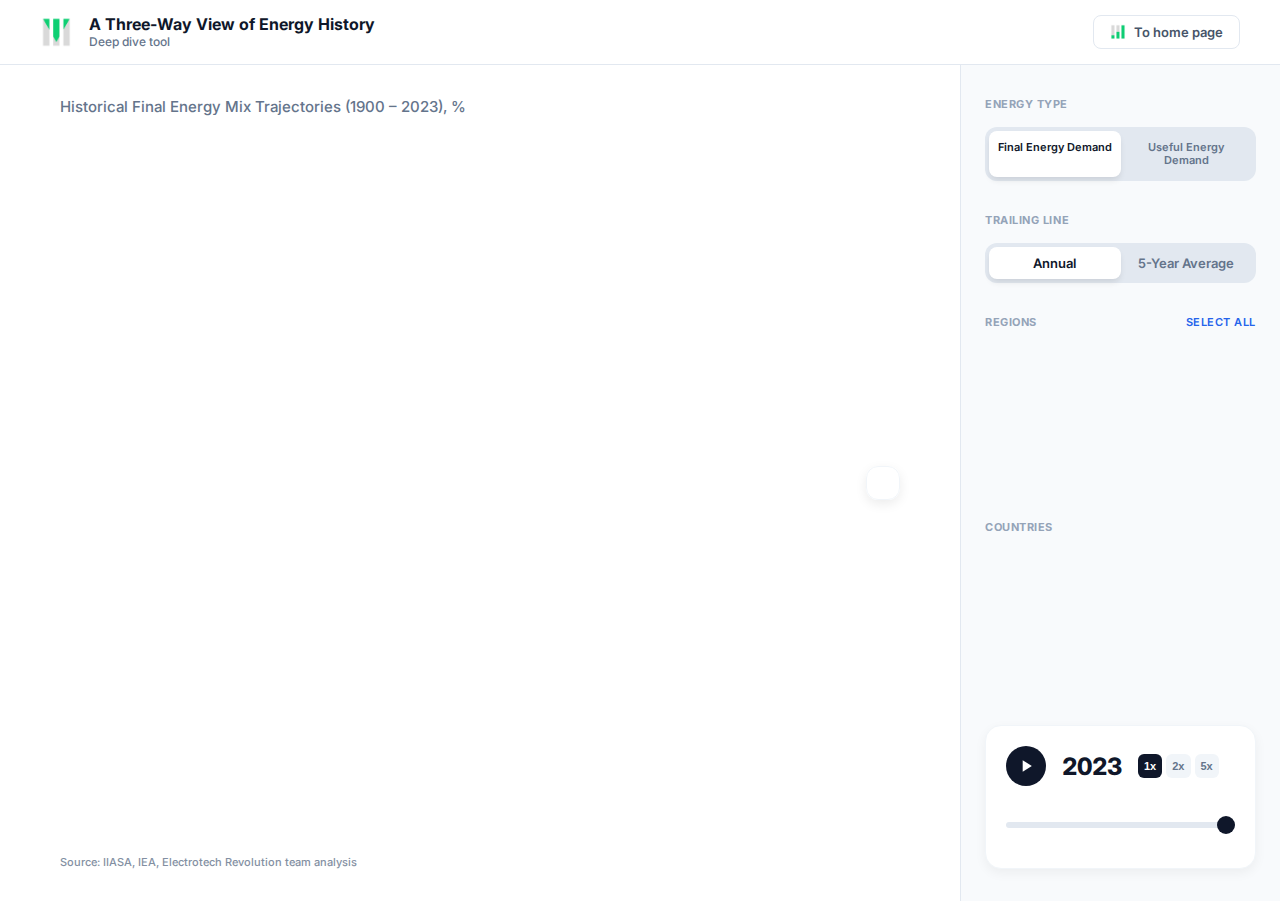
<file: index.html>
<!DOCTYPE html>
<html lang="en">

<head>
    <meta charset="UTF-8">
    <meta name="viewport" content="width=device-width, initial-scale=1.0">
    <title>Global Energy Transition - Ternary Chart</title>
    <script src="https://d3js.org/d3.v7.min.js"></script>
    <link href="https://fonts.googleapis.com/css2?family=Inter:wght@400;500;600;700&display=swap" rel="stylesheet">
    <link rel="icon" type="image/png" href="favicon.png">
    <link rel="stylesheet" href="styles.css">
</head>

<body>
    <div class="top-banner">
        <div class="banner-left">
            <img src="logo.png" alt="Logo" class="banner-logo">
            <div class="banner-text">
                <div class="banner-title">A Three-Way View of Energy History</div>
                <div class="banner-subtitle">Deep dive tool</div>
            </div>
        </div>
        <a href="https://www.electrotech-revolution.com/" target="_blank" class="back-link">
            <img src="home_icon.png" alt="Home" class="back-link-icon-img">
            To home page
        </a>
    </div>
    <div class="layout">
        <main class="main-content">
            <header class="header">

                <div class="subtitle">Historical <span id="energy-type-label">Final</span> Energy Mix Trajectories <span
                        id="chart-title-range">(1900 –
                        2023)</span>, %</div>

            </header>

            <div id="viz-container">
            </div>
            <div id="chart-legend" class="chart-legend"></div>
            <div id="data-source-label" class="subtitle" style="font-size:11px; opacity:0.8;">Source: IIASA, IEA,
                Electrotech Revolution team
                analysis
            </div>
        </main>

        <aside class="sidebar">
            <div class="section-label">Energy Type</div>
            <div class="toggle-group energy-toggle">
                <div class="toggle-btn active" id="btn-final" onclick="setEnergyMode('final')"
                    data-tooltip="Energy as delivered to the consumer (e.g., electricity at the socket, fuel at the pump)">
                    Final Energy Demand</div>
                <div class="toggle-btn" id="btn-useful" onclick="setEnergyMode('useful')"
                    data-tooltip="Energy actually providing the service (e.g., light, heat, motion) after end-use conversion losses">
                    Useful Energy Demand</div>
            </div>

            <div class="section-label">Trailing Line</div>
            <div class="toggle-group">
                <div class="toggle-btn active" id="btn-annual" onclick="setSmoothingMode(false)">Annual</div>
                <div class="toggle-btn" id="btn-smooth" onclick="setSmoothingMode(true)">5-Year Average</div>
            </div>

            <div class="regions-wrapper">
                <div class="section-label">
                    <span>Regions</span>
                    <span class="select-all-btn" onclick="toggleAll()">SELECT ALL</span>
                </div>
                <div class="regions-list" id="regions-list"></div>
            </div>

            <div class="regions-wrapper">
                <div class="section-label">
                    <span>Countries</span>
                </div>
                <div class="regions-list" id="countries-list"></div>
            </div>

            <div class="playback-controls">
                <div class="top-controls">
                    <button class="play-pause" id="play-pause-btn">
                        <svg width="20" height="20" viewBox="0 0 24 24" fill="currentColor" id="play-icon">
                            <path d="M8 5v14l11-7z" />
                        </svg>
                        <svg width="20" height="20" viewBox="0 0 24 24" fill="currentColor" id="pause-icon"
                            style="display:none;">
                            <path d="M6 19h4V5H6v14zm8-14v14h4V5h-4z" />
                        </svg>
                    </button>
                    <div class="current-year" id="year-display">2023</div>
                    <div class="speed-selector">
                        <button class="speed-btn active" onclick="setSpeed(1)">1x</button>
                        <button class="speed-btn" onclick="setSpeed(2)">2x</button>
                        <button class="speed-btn" onclick="setSpeed(5)">5x</button>
                    </div>
                </div>
                <input type="range" id="year-slider" min="1900" max="2023" value="2023" step="1">
            </div>
        </aside>
    </div>

    <div id="tooltip" class="tooltip"></div>
    <script src="app.js?v=2"></script>
</body>

</html>
</file>
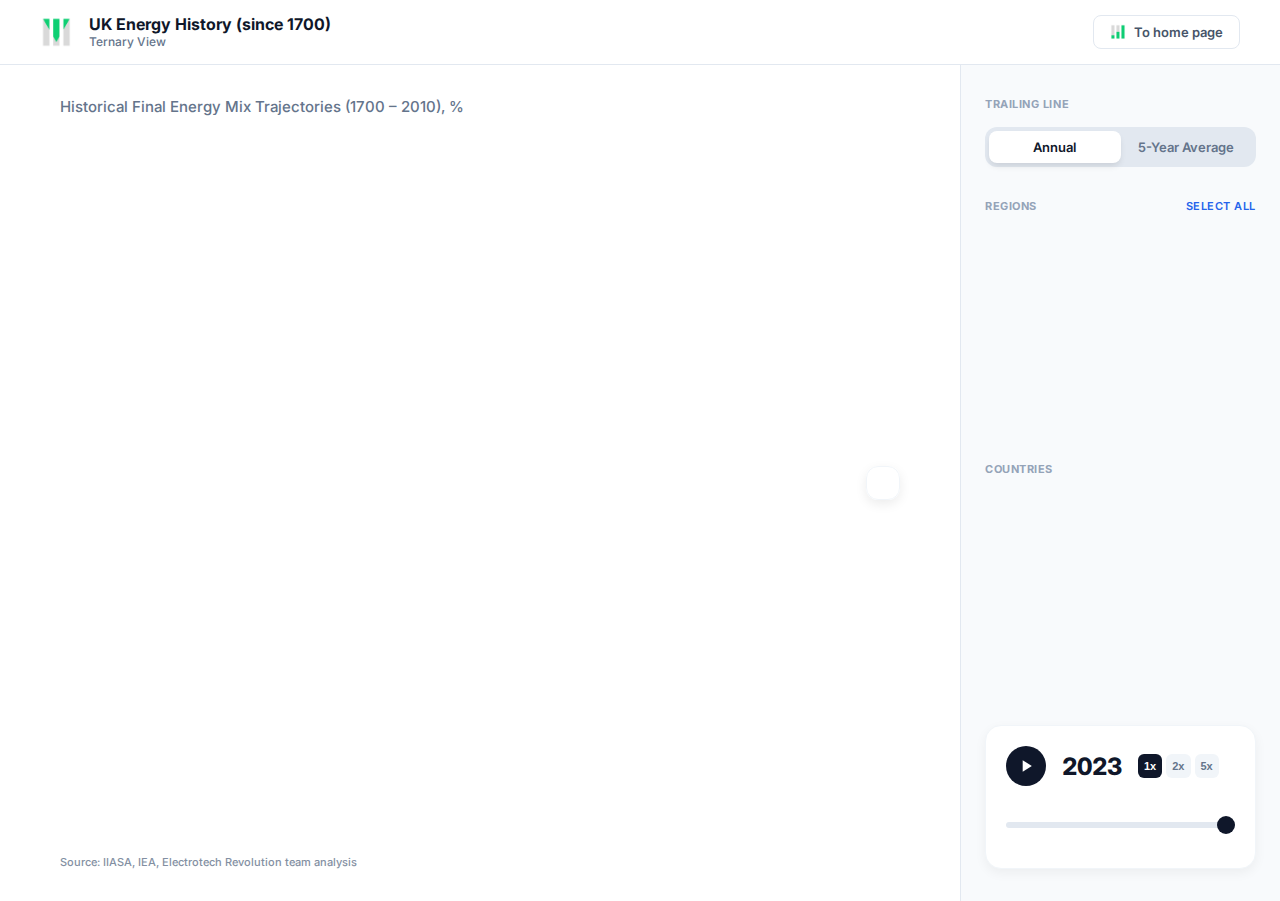
<file: UK version/index.html>
<!DOCTYPE html>
<html lang="en">

<head>
    <meta charset="UTF-8">
    <meta name="viewport" content="width=device-width, initial-scale=1.0">
    <title>UK Energy Transition - Ternary Chart</title>
    <script src="https://d3js.org/d3.v7.min.js"></script>
    <link href="https://fonts.googleapis.com/css2?family=Inter:wght@400;500;600;700&display=swap" rel="stylesheet">
    <link rel="icon" type="image/png" href="favicon.png">
    <link rel="stylesheet" href="styles.css">
</head>

<body>
    <div class="top-banner">
        <div class="banner-left">
            <img src="logo.png" alt="Logo" class="banner-logo">
            <div class="banner-text">
                <div class="banner-title">UK Energy History (since 1700)</div>
                <div class="banner-subtitle">Ternary View</div>
            </div>
        </div>
        <a href="https://www.electrotech-revolution.com/" target="_blank" class="back-link">
            <img src="home_icon.png" alt="Home" class="back-link-icon-img">
            To home page
        </a>
    </div>
    <div class="layout">
        <main class="main-content">
            <header class="header">

                <div class="subtitle">Historical <span id="energy-type-label">Final</span> Energy Mix Trajectories <span
                        id="chart-title-range">(1700 –
                        2010)</span>, %</div>

            </header>

            <div id="viz-container">
            </div>
            <div id="chart-legend" class="chart-legend"></div>
            <div id="data-source-label" class="subtitle" style="font-size:11px; opacity:0.8;">Source: IIASA, IEA,
                Electrotech Revolution team
                analysis
            </div>
        </main>

        <aside class="sidebar">
            <!-- Energy Type toggle removed as only Final is available for UK historical data -->

            <div class="section-label">Trailing Line</div>
            <div class="toggle-group">
                <div class="toggle-btn active" id="btn-annual" onclick="setSmoothingMode(false)">Annual</div>
                <div class="toggle-btn" id="btn-smooth" onclick="setSmoothingMode(true)">5-Year Average</div>
            </div>

            <div class="regions-wrapper">
                <div class="section-label">
                    <span>Regions</span>
                    <span class="select-all-btn" onclick="toggleAll()">SELECT ALL</span>
                </div>
                <div class="regions-list" id="regions-list"></div>
            </div>

            <div class="regions-wrapper">
                <div class="section-label">
                    <span>Countries</span>
                </div>
                <div class="regions-list" id="countries-list"></div>
            </div>

            <div class="playback-controls">
                <div class="top-controls">
                    <button class="play-pause" id="play-pause-btn">
                        <svg width="20" height="20" viewBox="0 0 24 24" fill="currentColor" id="play-icon">
                            <path d="M8 5v14l11-7z" />
                        </svg>
                        <svg width="20" height="20" viewBox="0 0 24 24" fill="currentColor" id="pause-icon"
                            style="display:none;">
                            <path d="M6 19h4V5H6v14zm8-14v14h4V5h-4z" />
                        </svg>
                    </button>
                    <div class="current-year" id="year-display">2023</div>
                    <div class="speed-selector">
                        <button class="speed-btn active" onclick="setSpeed(1)">1x</button>
                        <button class="speed-btn" onclick="setSpeed(2)">2x</button>
                        <button class="speed-btn" onclick="setSpeed(5)">5x</button>
                    </div>
                </div>
                <input type="range" id="year-slider" min="1700" max="2023" value="2023" step="1">
            </div>
        </aside>
    </div>

    <div id="tooltip" class="tooltip"></div>
    <script src="app.js?v=2"></script>
</body>

</html>
</file>
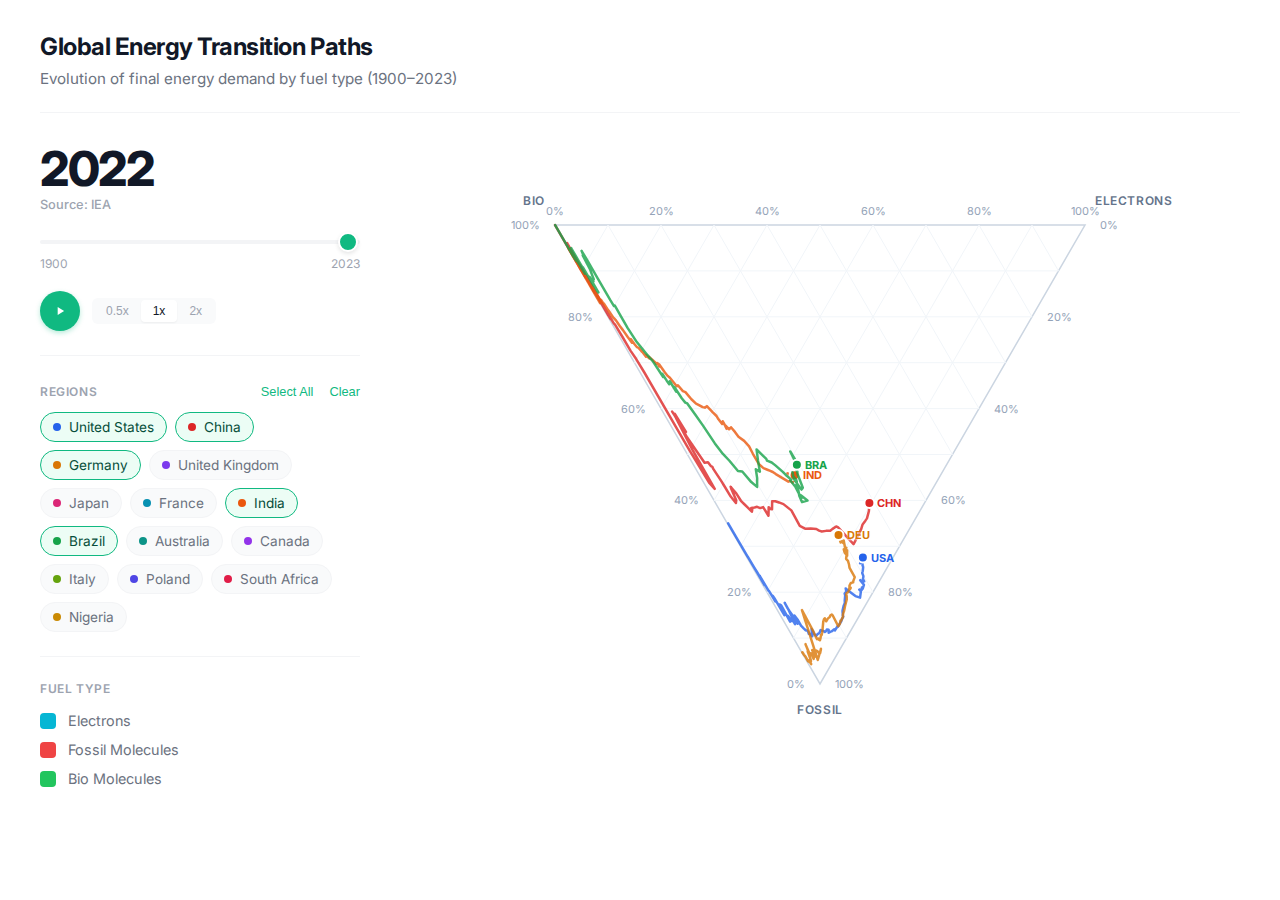
<file: EXAMPLE Ternary Chart/energy_ternary_chart.html>
<!DOCTYPE html>
<html lang="en">

<head>
    <meta charset="UTF-8">
    <meta name="viewport" content="width=device-width, initial-scale=1.0">
    <title>Global Energy Transition - Ternary Chart</title>
    <link href="https://fonts.googleapis.com/css2?family=Inter:wght@300;400;500;600;700&display=swap" rel="stylesheet">
    <style>
        * {
            box-sizing: border-box;
            margin: 0;
            padding: 0;
            -webkit-font-smoothing: antialiased;
        }

        :root {
            /* Ember Style Palette - Subtle Edit */
            --bg-body: #ffffff;
            --text-primary: #111827;
            --text-secondary: #6b7280;
            /* Gray 500 */
            --border-color: #f3f4f6;
            /* Very light border */
            --accent-green: #10b981;
            /* Emerald 500 */
            --accent-hover: #059669;
            /* Emerald 600 */
            --panel-bg: #ffffff;
            --grid-line: #f1f5f9;
            /* Slate 100 - Very subtle */
            --triangle-stroke: #cbd5e1;
            /* Slate 300 - Subtle border */
        }

        body {
            font-family: 'Inter', -apple-system, BlinkMacSystemFont, 'Segoe UI', Roboto, sans-serif;
            background: var(--bg-body);
            color: var(--text-primary);
            min-height: 100vh;
            padding: 32px;
        }

        .container {
            max-width: 1200px;
            margin: 0 auto;
        }

        header {
            margin-bottom: 32px;
            padding-bottom: 24px;
            border-bottom: 1px solid var(--border-color);
        }

        h1 {
            font-size: 1.5rem;
            font-weight: 700;
            color: var(--text-primary);
            margin-bottom: 8px;
            letter-spacing: -0.02em;
        }

        .subtitle {
            font-size: 0.95rem;
            color: var(--text-secondary);
        }

        .main-layout {
            display: grid;
            grid-template-columns: 320px 1fr;
            gap: 40px;
            align-items: start;
        }

        .sidebar {
            display: flex;
            flex-direction: column;
            gap: 24px;
        }

        .chart-area {
            background: var(--panel-bg);
            /* No border/shadow for ultra-clean look */
            border-radius: 12px;
            padding: 20px 0;
            display: flex;
            justify-content: center;
        }

        /* Card Style for Sidebar items */
        .control-group {
            border-bottom: 1px solid var(--border-color);
            padding-bottom: 24px;
        }

        .control-group:last-child {
            border-bottom: none;
        }

        .group-title {
            font-size: 0.75rem;
            font-weight: 600;
            text-transform: uppercase;
            color: #9ca3af;
            /* Gray 400 */
            margin-bottom: 16px;
            letter-spacing: 0.05em;
        }

        /* Country List */
        .country-toggles {
            display: flex;
            flex-wrap: wrap;
            gap: 8px;
        }

        .country-chip {
            display: inline-flex;
            align-items: center;
            gap: 8px;
            padding: 6px 12px;
            background: #f9fafb;
            border: 1px solid var(--border-color);
            border-radius: 20px;
            font-size: 0.85rem;
            color: var(--text-secondary);
            cursor: pointer;
            transition: all 0.2s;
        }

        .country-chip:hover {
            background: #f3f4f6;
            border-color: #e5e7eb;
        }

        .country-chip.active {
            background: #ecfdf5;
            /* Emerald 50 */
            border-color: var(--accent-green);
            color: #064e3b;
            /* Emerald 900 */
        }

        .dot {
            width: 8px;
            height: 8px;
            border-radius: 50%;
        }

        /* Year Display */
        .year-display-container {
            margin-bottom: 16px;
        }

        .year-big {
            font-size: 3rem;
            font-weight: 800;
            color: var(--text-primary);
            line-height: 1;
            letter-spacing: -0.03em;
        }

        .source-tag {
            font-size: 0.8rem;
            color: #9ca3af;
            margin-top: 4px;
            font-weight: 500;
        }

        /* Slider */
        input[type=range] {
            width: 100%;
            -webkit-appearance: none;
            background: transparent;
        }

        input[type=range]::-webkit-slider-thumb {
            -webkit-appearance: none;
            height: 20px;
            width: 20px;
            border-radius: 50%;
            background: var(--accent-green);
            cursor: pointer;
            margin-top: -8px;
            box-shadow: 0 2px 4px rgba(0, 0, 0, 0.1);
            border: 2px solid #fff;
        }

        input[type=range]::-webkit-slider-runnable-track {
            width: 100%;
            height: 4px;
            cursor: pointer;
            background: #f3f4f6;
            border-radius: 2px;
        }

        .year-labels {
            display: flex;
            justify-content: space-between;
            font-size: 0.75rem;
            color: #9ca3af;
            margin-top: 8px;
        }

        /* Play Controls */
        .play-row {
            display: flex;
            align-items: center;
            gap: 12px;
            margin-top: 20px;
        }

        .play-btn {
            background: var(--accent-green);
            color: white;
            border: none;
            width: 40px;
            height: 40px;
            border-radius: 50%;
            display: flex;
            align-items: center;
            justify-content: center;
            cursor: pointer;
            transition: background 0.2s;
            box-shadow: 0 2px 5px rgba(16, 185, 129, 0.3);
        }

        .play-btn:hover {
            background: var(--accent-hover);
        }

        .speed-toggles {
            display: flex;
            background: #f9fafb;
            border-radius: 6px;
            padding: 2px;
        }

        .speed-btn {
            padding: 4px 12px;
            border: none;
            background: transparent;
            font-size: 0.75rem;
            font-weight: 500;
            color: #9ca3af;
            cursor: pointer;
            border-radius: 4px;
        }

        .speed-btn.active {
            background: #fff;
            color: var(--text-primary);
            box-shadow: 0 1px 2px rgba(0, 0, 0, 0.05);
        }

        /* Legend */
        .legend-row {
            display: flex;
            align-items: center;
            gap: 12px;
            margin-bottom: 12px;
            font-size: 0.9rem;
            color: var(--text-secondary);
        }

        .legend-box {
            width: 16px;
            height: 16px;
            border-radius: 4px;
        }

        /* SVG */
        .axis-label {
            font-size: 12px;
            font-weight: 600;
            fill: #64748b;
            /* Slate 500 */
            letter-spacing: 0.05em;
        }

        .axis-tick {
            font-size: 11px;
            font-weight: 400;
            fill: #94a3b8;
            /* Slate 400 */
        }

        .grid-line {
            stroke: var(--grid-line);
            stroke-width: 1;
        }

        .chart-triangle {
            stroke: var(--triangle-stroke);
            stroke-width: 1.5;
            fill: none;
        }

        .selection-btn {
            background: none;
            border: none;
            font-size: 0.8rem;
            color: var(--accent-green);
            font-weight: 500;
            cursor: pointer;
            padding: 0;
            margin-right: 12px;
        }

        .selection-btn:hover {
            text-decoration: underline;
        }

        /* Tooltip */
        .tooltip {
            position: fixed;
            background: #ffffff;
            border: 1px solid var(--border-color);
            padding: 12px 16px;
            border-radius: 8px;
            box-shadow: 0 10px 15px -3px rgba(0, 0, 0, 0.1), 0 4px 6px -2px rgba(0, 0, 0, 0.05);
            pointer-events: none;
            opacity: 0;
            transition: opacity 0.15s;
            z-index: 50;
            font-size: 0.85rem;
            min-width: 180px;
        }

        .tooltip.visible {
            opacity: 1;
        }

        .tooltip-header {
            font-weight: 600;
            margin-bottom: 8px;
            padding-bottom: 8px;
            border-bottom: 1px solid var(--border-color);
            display: flex;
            justify-content: space-between;
            color: var(--text-primary);
        }

        .tooltip-row {
            display: flex;
            justify-content: space-between;
            margin-bottom: 4px;
            color: var(--text-secondary);
        }

        .tooltip-val {
            font-weight: 600;
            color: var(--text-primary);
        }
    </style>
</head>

<body>
    <div class="container">
        <header>
            <h1>Global Energy Transition Paths</h1>
            <div class="subtitle">Evolution of final energy demand by fuel type (1900–2023)</div>
        </header>

        <div class="main-layout">
            <aside class="sidebar">
                <div class="control-group">
                    <div class="year-display-container">
                        <div class="year-big" id="current-year">1900</div>
                        <div class="source-tag" id="data-source">Source: IIASA</div>
                    </div>

                    <input type="range" id="year-slider" min="1900" max="2023" value="1900" step="1">
                    <div class="year-labels">
                        <span>1900</span>
                        <span>2023</span>
                    </div>

                    <div class="play-row">
                        <button class="play-btn" id="play-btn">
                            <svg width="14" height="14" viewBox="0 0 24 24" fill="white">
                                <path d="M8 5v14l11-7z" />
                            </svg>
                        </button>
                        <div class="speed-toggles">
                            <button class="speed-btn" data-speed="0.5">0.5x</button>
                            <button class="speed-btn active" data-speed="1">1x</button>
                            <button class="speed-btn" data-speed="2">2x</button>
                        </div>
                    </div>
                </div>

                <div class="control-group">
                    <div
                        style="display: flex; justify-content: space-between; align-items: baseline; margin-bottom: 12px;">
                        <div class="group-title" style="margin-bottom: 0;">Regions</div>
                        <div>
                            <button class="selection-btn" onclick="selectAll()">Select All</button>
                            <button class="selection-btn" onclick="selectNone()" style="margin-right: 0;">Clear</button>
                        </div>
                    </div>
                    <div class="country-toggles" id="country-list"></div>
                </div>

                <div class="control-group">
                    <div class="group-title">Fuel Type</div>
                    <div class="legend-row">
                        <div class="legend-box" style="background: #06b6d4;"></div> <!-- Cyan -->
                        <span>Electrons</span>
                    </div>
                    <div class="legend-row">
                        <div class="legend-box" style="background: #ef4444;"></div> <!-- Red -->
                        <span>Fossil Molecules</span>
                    </div>
                    <div class="legend-row">
                        <div class="legend-box" style="background: #22c55e;"></div> <!-- Green -->
                        <span>Bio Molecules</span>
                    </div>
                </div>
            </aside>

            <main class="chart-area">
                <svg id="ternary-chart"></svg>
            </main>
        </div>
    </div>

    <div class="tooltip" id="tooltip"></div>

    <script>
        // Configuration
        const COUNTRIES = {
            'United States': { color: '#2563eb', short: 'USA' },
            'China': { color: '#dc2626', short: 'CHN' },
            'Germany': { color: '#d97706', short: 'DEU' },
            'United Kingdom': { color: '#7c3aed', short: 'GBR' },
            'Japan': { color: '#db2777', short: 'JPN' },
            'France': { color: '#0891b2', short: 'FRA' },
            'India': { color: '#ea580c', short: 'IND' },
            'Brazil': { color: '#16a34a', short: 'BRA' },
            'Australia': { color: '#0d9488', short: 'AUS' },
            'Canada': { color: '#9333ea', short: 'CAN' },
            'Italy': { color: '#65a30d', short: 'ITA' },
            'Poland': { color: '#4f46e5', short: 'POL' },
            'South Africa': { color: '#e11d48', short: 'ZAF' },
            'Nigeria': { color: '#ca8a04', short: 'NGA' }
        };

        let energyData = [{"country": "United States", "year": 1900, "electrons": 29579.9, "fossil": 11422928.78, "bio": 6119324.86, "total": 17571833.54, "electrons_pct": 0.17, "fossil_pct": 65.01, "bio_pct": 34.82, "source": "IIASA"}, {"country": "United States", "year": 1901, "electrons": 32758.46, "fossil": 12506367.77, "bio": 6045470.92, "total": 18584597.15, "electrons_pct": 0.18, "fossil_pct": 67.29, "bio_pct": 32.53, "source": "IIASA"}, {"country": "United States", "year": 1902, "electrons": 36974.88, "fossil": 13023580.03, "bio": 5971617.0, "total": 19032171.91, "electrons_pct": 0.19, "fossil_pct": 68.43, "bio_pct": 31.38, "source": "IIASA"}, {"country": "United States", "year": 1903, "electrons": 44537.9, "fossil": 15518029.18, "bio": 5908313.66, "total": 21470880.74, "electrons_pct": 0.21, "fossil_pct": 72.27, "bio_pct": 27.52, "source": "IIASA"}, {"country": "United States", "year": 1904, "electrons": 53441.34, "fossil": 15339657.67, "bio": 5845010.28, "total": 21238109.29, "electrons_pct": 0.25, "fossil_pct": 72.23, "bio_pct": 27.52, "source": "IIASA"}, {"country": "United States", "year": 1905, "electrons": 63551.68, "fossil": 17148721.66, "bio": 5781706.92, "total": 22993980.26, "electrons_pct": 0.28, "fossil_pct": 74.58, "bio_pct": 25.14, "source": "IIASA"}, {"country": "United States", "year": 1906, "electrons": 74638.28, "fossil": 17973548.17, "bio": 5707853.0, "total": 23756039.45, "electrons_pct": 0.31, "fossil_pct": 75.66, "bio_pct": 24.03, "source": "IIASA"}, {"country": "United States", "year": 1907, "electrons": 87472.32, "fossil": 20888225.05, "bio": 5655100.2, "total": 26630797.57, "electrons_pct": 0.33, "fossil_pct": 78.44, "bio_pct": 21.24, "source": "IIASA"}, {"country": "United States", "year": 1908, "electrons": 99493.94, "fossil": 18423146.65, "bio": 5602347.4, "total": 24124987.99, "electrons_pct": 0.41, "fossil_pct": 76.37, "bio_pct": 23.22, "source": "IIASA"}, {"country": "United States", "year": 1909, "electrons": 113230.56, "fossil": 20221777.73, "bio": 5549594.6, "total": 25884602.89, "electrons_pct": 0.44, "fossil_pct": 78.12, "bio_pct": 21.44, "source": "IIASA"}, {"country": "United States", "year": 1910, "electrons": 125880.94, "fossil": 22099104.04, "bio": 5496841.8, "total": 27721826.78, "electrons_pct": 0.45, "fossil_pct": 79.72, "bio_pct": 19.83, "source": "IIASA"}, {"country": "United States", "year": 1911, "electrons": 139621.58, "fossil": 21903249.81, "bio": 5433538.44, "total": 27476409.83, "electrons_pct": 0.51, "fossil_pct": 79.72, "bio_pct": 19.78, "source": "IIASA"}, {"country": "United States", "year": 1912, "electrons": 153325.9, "fossil": 23237534.92, "bio": 5380785.64, "total": 28771646.46, "electrons_pct": 0.53, "fossil_pct": 80.77, "bio_pct": 18.7, "source": "IIASA"}, {"country": "United States", "year": 1913, "electrons": 172613.26, "fossil": 25053202.21, "bio": 5328032.84, "total": 30553848.31, "electrons_pct": 0.56, "fossil_pct": 82.0, "bio_pct": 17.44, "source": "IIASA"}, {"country": "United States", "year": 1914, "electrons": 193933.28, "fossil": 23000295.15, "bio": 5275280.04, "total": 28469508.47, "electrons_pct": 0.68, "fossil_pct": 80.79, "bio_pct": 18.53, "source": "IIASA"}, {"country": "United States", "year": 1915, "electrons": 216645.86, "fossil": 23702792.4, "bio": 5233077.8, "total": 29152516.06, "electrons_pct": 0.74, "fossil_pct": 81.31, "bio_pct": 17.95, "source": "IIASA"}, {"country": "United States", "year": 1916, "electrons": 243086.06, "fossil": 26439311.38, "bio": 5180325.0, "total": 31862722.44, "electrons_pct": 0.76, "fossil_pct": 82.98, "bio_pct": 16.26, "source": "IIASA"}, {"country": "United States", "year": 1917, "electrons": 269020.3, "fossil": 29035434.28, "bio": 5127572.18, "total": 34432026.76, "electrons_pct": 0.78, "fossil_pct": 84.33, "bio_pct": 14.89, "source": "IIASA"}, {"country": "United States", "year": 1918, "electrons": 277977.28, "fossil": 30289825.6, "bio": 5064268.84, "total": 35632071.72, "electrons_pct": 0.78, "fossil_pct": 85.01, "bio_pct": 14.21, "source": "IIASA"}, {"country": "United States", "year": 1919, "electrons": 314165.58, "fossil": 25971958.56, "bio": 5011516.02, "total": 31297640.16, "electrons_pct": 1.0, "fossil_pct": 82.98, "bio_pct": 16.01, "source": "IIASA"}, {"country": "United States", "year": 1920, "electrons": 350353.9, "fossil": 29884663.07, "bio": 4958763.24, "total": 35193780.21, "electrons_pct": 1.0, "fossil_pct": 84.91, "bio_pct": 14.09, "source": "IIASA"}, {"country": "United States", "year": 1921, "electrons": 329082.04, "fossil": 24913791.34, "bio": 4895459.88, "total": 30138333.26, "electrons_pct": 1.09, "fossil_pct": 82.66, "bio_pct": 16.24, "source": "IIASA"}, {"country": "United States", "year": 1922, "electrons": 379127.3, "fossil": 25301220.96, "bio": 4832156.52, "total": 30512504.78, "electrons_pct": 1.24, "fossil_pct": 82.92, "bio_pct": 15.84, "source": "IIASA"}, {"country": "United States", "year": 1923, "electrons": 442280.08, "fossil": 33294046.06, "bio": 4789954.26, "total": 38526280.4, "electrons_pct": 1.15, "fossil_pct": 86.42, "bio_pct": 12.43, "source": "IIASA"}, {"country": "United States", "year": 1924, "electrons": 470111.9, "fossil": 29819707.91, "bio": 4747752.04, "total": 35037571.85, "electrons_pct": 1.34, "fossil_pct": 85.11, "bio_pct": 13.55, "source": "IIASA"}, {"country": "United States", "year": 1925, "electrons": 512073.34, "fossil": 30518022.41, "bio": 4694999.22, "total": 35725094.97, "electrons_pct": 1.43, "fossil_pct": 85.42, "bio_pct": 13.14, "source": "IIASA"}, {"country": "United States", "year": 1926, "electrons": 583656.82, "fossil": 32862547.95, "bio": 4642246.44, "total": 38088451.21, "electrons_pct": 1.53, "fossil_pct": 86.28, "bio_pct": 12.19, "source": "IIASA"}, {"country": "United States", "year": 1927, "electrons": 628058.88, "fossil": 32429511.05, "bio": 4600044.2, "total": 37657614.13, "electrons_pct": 1.67, "fossil_pct": 86.12, "bio_pct": 12.22, "source": "IIASA"}, {"country": "United States", "year": 1928, "electrons": 669431.86, "fossil": 31976489.55, "bio": 4547291.4, "total": 37193212.81, "electrons_pct": 1.8, "fossil_pct": 85.97, "bio_pct": 12.23, "source": "IIASA"}, {"country": "United States", "year": 1929, "electrons": 723187.62, "fossil": 34811922.93, "bio": 4494538.6, "total": 40029649.15, "electrons_pct": 1.81, "fossil_pct": 86.97, "bio_pct": 11.23, "source": "IIASA"}, {"country": "United States", "year": 1930, "electrons": 710117.24, "fossil": 30943990.2, "bio": 4441785.8, "total": 36095893.24, "electrons_pct": 1.97, "fossil_pct": 85.73, "bio_pct": 12.31, "source": "IIASA"}, {"country": "United States", "year": 1931, "electrons": 677509.46, "fossil": 26607606.19, "bio": 4399583.56, "total": 31684699.21, "electrons_pct": 2.14, "fossil_pct": 83.98, "bio_pct": 13.89, "source": "IIASA"}, {"country": "United States", "year": 1932, "electrons": 615477.88, "fossil": 23085840.3, "bio": 4346830.74, "total": 28048148.92, "electrons_pct": 2.19, "fossil_pct": 82.31, "bio_pct": 15.5, "source": "IIASA"}, {"country": "United States", "year": 1933, "electrons": 635894.92, "fossil": 24778675.7, "bio": 4304628.52, "total": 29719199.14, "electrons_pct": 2.14, "fossil_pct": 83.38, "bio_pct": 14.48, "source": "IIASA"}, {"country": "United States", "year": 1934, "electrons": 683895.98, "fossil": 26214569.91, "bio": 4262426.26, "total": 31160892.15, "electrons_pct": 2.19, "fossil_pct": 84.13, "bio_pct": 13.68, "source": "IIASA"}, {"country": "United States", "year": 1935, "electrons": 736741.14, "fossil": 27612529.17, "bio": 4220224.04, "total": 32569494.35, "electrons_pct": 2.26, "fossil_pct": 84.78, "bio_pct": 12.96, "source": "IIASA"}, {"country": "United States", "year": 1936, "electrons": 842487.2, "fossil": 31477355.72, "bio": 4178021.8, "total": 36497864.72, "electrons_pct": 2.31, "fossil_pct": 86.24, "bio_pct": 11.45, "source": "IIASA"}, {"country": "United States", "year": 1937, "electrons": 907343.46, "fossil": 33351494.79, "bio": 4135819.54, "total": 38394657.79, "electrons_pct": 2.36, "fossil_pct": 86.86, "bio_pct": 10.77, "source": "IIASA"}, {"country": "United States", "year": 1938, "electrons": 879338.2, "fossil": 28335769.04, "bio": 4093617.32, "total": 33308724.56, "electrons_pct": 2.64, "fossil_pct": 85.07, "bio_pct": 12.29, "source": "IIASA"}, {"country": "United States", "year": 1939, "electrons": 999220.08, "fossil": 30863205.09, "bio": 4051415.06, "total": 35913840.23, "electrons_pct": 2.78, "fossil_pct": 85.94, "bio_pct": 11.28, "source": "IIASA"}, {"country": "United States", "year": 1940, "electrons": 1114431.32, "fossil": 35200781.76, "bio": 4009212.82, "total": 40324425.9, "electrons_pct": 2.76, "fossil_pct": 87.29, "bio_pct": 9.94, "source": "IIASA"}, {"country": "United States", "year": 1941, "electrons": 1290348.5, "fossil": 38129650.16, "bio": 3967010.6, "total": 43387009.26, "electrons_pct": 2.97, "fossil_pct": 87.88, "bio_pct": 9.14, "source": "IIASA"}, {"country": "United States", "year": 1942, "electrons": 1444219.54, "fossil": 40467306.22, "bio": 3924808.34, "total": 45836334.1, "electrons_pct": 3.15, "fossil_pct": 88.29, "bio_pct": 8.56, "source": "IIASA"}, {"country": "United States", "year": 1943, "electrons": 1657272.68, "fossil": 42242475.33, "bio": 3893156.66, "total": 47792904.67, "electrons_pct": 3.47, "fossil_pct": 88.39, "bio_pct": 8.15, "source": "IIASA"}, {"country": "United States", "year": 1944, "electrons": 1731513.58, "fossil": 45226885.33, "bio": 3861505.0, "total": 50819903.91, "electrons_pct": 3.41, "fossil_pct": 88.99, "bio_pct": 7.6, "source": "IIASA"}, {"country": "United States", "year": 1945, "electrons": 1680285.18, "fossil": 44634446.53, "bio": 3819302.74, "total": 50134034.45, "electrons_pct": 3.35, "fossil_pct": 89.03, "bio_pct": 7.62, "source": "IIASA"}, {"country": "United States", "year": 1946, "electrons": 1668552.82, "fossil": 43348800.96, "bio": 3787651.06, "total": 48805004.84, "electrons_pct": 3.42, "fossil_pct": 88.82, "bio_pct": 7.76, "source": "IIASA"}, {"country": "United States", "year": 1947, "electrons": 1903627.36, "fossil": 47314747.74, "bio": 3755999.4, "total": 52974374.5, "electrons_pct": 3.59, "fossil_pct": 89.32, "bio_pct": 7.09, "source": "IIASA"}, {"country": "United States", "year": 1948, "electrons": 2086352.3, "fossil": 49850325.63, "bio": 3713797.14, "total": 55650475.07, "electrons_pct": 3.75, "fossil_pct": 89.58, "bio_pct": 6.67, "source": "IIASA"}, {"country": "United States", "year": 1949, "electrons": 2137506.36, "fossil": 42823124.86, "bio": 3682145.46, "total": 48642776.68, "electrons_pct": 4.39, "fossil_pct": 88.04, "bio_pct": 7.57, "source": "IIASA"}, {"country": "United States", "year": 1950, "electrons": 2407635.48, "fossil": 49426209.53, "bio": 3593589.64, "total": 55427434.65, "electrons_pct": 4.34, "fossil_pct": 89.17, "bio_pct": 6.48, "source": "IIASA"}, {"country": "United States", "year": 1951, "electrons": 2684429.88, "fossil": 52603651.15, "bio": 3505033.78, "total": 58793114.81, "electrons_pct": 4.57, "fossil_pct": 89.47, "bio_pct": 5.96, "source": "IIASA"}, {"country": "United States", "year": 1952, "electrons": 2868387.5, "fossil": 51616812.68, "bio": 3416477.96, "total": 57901678.14, "electrons_pct": 4.95, "fossil_pct": 89.15, "bio_pct": 5.9, "source": "IIASA"}, {"country": "United States", "year": 1953, "electrons": 3185012.44, "fossil": 52398087.94, "bio": 3327922.14, "total": 58911022.52, "electrons_pct": 5.41, "fossil_pct": 88.94, "bio_pct": 5.65, "source": "IIASA"}, {"country": "United States", "year": 1954, "electrons": 3373795.58, "fossil": 49665997.72, "bio": 3239366.32, "total": 56279159.62, "electrons_pct": 5.99, "fossil_pct": 88.25, "bio_pct": 5.76, "source": "IIASA"}, {"country": "United States", "year": 1955, "electrons": 3896393.36, "fossil": 53896742.15, "bio": 3150810.5, "total": 60943946.01, "electrons_pct": 6.39, "fossil_pct": 88.44, "bio_pct": 5.17, "source": "IIASA"}, {"country": "United States", "year": 1956, "electrons": 4242008.48, "fossil": 57081272.66, "bio": 3062254.7, "total": 64385535.84, "electrons_pct": 6.59, "fossil_pct": 88.66, "bio_pct": 4.76, "source": "IIASA"}, {"country": "United States", "year": 1957, "electrons": 4437456.9, "fossil": 57011852.78, "bio": 2973698.92, "total": 64423008.6, "electrons_pct": 6.89, "fossil_pct": 88.5, "bio_pct": 4.62, "source": "IIASA"}, {"country": "United States", "year": 1958, "electrons": 4489465.8, "fossil": 54699485.83, "bio": 2885143.12, "total": 62074094.75, "electrons_pct": 7.23, "fossil_pct": 88.12, "bio_pct": 4.65, "source": "IIASA"}, {"country": "United States", "year": 1959, "electrons": 4940517.26, "fossil": 57821327.29, "bio": 2796587.32, "total": 65558431.87, "electrons_pct": 7.54, "fossil_pct": 88.2, "bio_pct": 4.27, "source": "IIASA"}, {"country": "United States", "year": 1960, "electrons": 4954491.66, "fossil": 61020197.54, "bio": 2708031.54, "total": 68682720.74, "electrons_pct": 7.21, "fossil_pct": 88.84, "bio_pct": 3.94, "source": "IIASA"}, {"country": "United States", "year": 1961, "electrons": 5199335.72, "fossil": 61674253.24, "bio": 2656799.34, "total": 69530388.3, "electrons_pct": 7.48, "fossil_pct": 88.7, "bio_pct": 3.82, "source": "IIASA"}, {"country": "United States", "year": 1962, "electrons": 5602608.28, "fossil": 64227867.36, "bio": 2668031.18, "total": 72498506.82, "electrons_pct": 7.73, "fossil_pct": 88.59, "bio_pct": 3.68, "source": "IIASA"}, {"country": "United States", "year": 1963, "electrons": 5998679.6, "fossil": 67290328.76, "bio": 2715444.1, "total": 76004452.46, "electrons_pct": 7.89, "fossil_pct": 88.53, "bio_pct": 3.57, "source": "IIASA"}, {"country": "United States", "year": 1964, "electrons": 6452361.22, "fossil": 69943487.34, "bio": 2742724.88, "total": 79138573.44, "electrons_pct": 8.15, "fossil_pct": 88.38, "bio_pct": 3.47, "source": "IIASA"}, {"country": "United States", "year": 1965, "electrons": 6870036.38, "fossil": 71870288.08, "bio": 2735946.2, "total": 81476270.66, "electrons_pct": 8.43, "fossil_pct": 88.21, "bio_pct": 3.36, "source": "IIASA"}, {"country": "United States", "year": 1966, "electrons": 7453341.36, "fossil": 75700562.8, "bio": 2804872.96, "total": 85958777.12, "electrons_pct": 8.67, "fossil_pct": 88.07, "bio_pct": 3.26, "source": "IIASA"}, {"country": "United States", "year": 1967, "electrons": 7914224.32, "fossil": 80838748.46, "bio": 2746226.2, "total": 91499198.98, "electrons_pct": 8.65, "fossil_pct": 88.35, "bio_pct": 3.0, "source": "IIASA"}, {"country": "United States", "year": 1968, "electrons": 8663159.1, "fossil": 85009595.94, "bio": 2907749.1, "total": 96580504.14, "electrons_pct": 8.97, "fossil_pct": 88.02, "bio_pct": 3.01, "source": "IIASA"}, {"country": "United States", "year": 1969, "electrons": 9462502.96, "fossil": 86527698.62, "bio": 2952026.68, "total": 98942228.26, "electrons_pct": 9.56, "fossil_pct": 87.45, "bio_pct": 2.98, "source": "IIASA"}, {"country": "United States", "year": 1970, "electrons": 9703472.72, "fossil": 89216502.96, "bio": 2931640.56, "total": 101851616.24, "electrons_pct": 9.53, "fossil_pct": 87.59, "bio_pct": 2.88, "source": "IIASA"}, {"country": "United States", "year": 1971, "electrons": 10369023.7, "fossil": 90620329.94, "bio": 2935415.9, "total": 103924769.54, "electrons_pct": 9.98, "fossil_pct": 87.2, "bio_pct": 2.82, "source": "IIASA"}, {"country": "United States", "year": 1972, "electrons": 11213224.42, "fossil": 93964645.56, "bio": 3080369.94, "total": 108258239.92, "electrons_pct": 10.36, "fossil_pct": 86.8, "bio_pct": 2.85, "source": "IIASA"}, {"country": "United States", "year": 1973, "electrons": 12007030.5, "fossil": 96219845.32, "bio": 3133831.7, "total": 111360707.52, "electrons_pct": 10.78, "fossil_pct": 86.4, "bio_pct": 2.81, "source": "IIASA"}, {"country": "United States", "year": 1974, "electrons": 12019935.2, "fossil": 92569163.66, "bio": 3157219.16, "total": 107746318.02, "electrons_pct": 11.16, "fossil_pct": 85.91, "bio_pct": 2.93, "source": "IIASA"}, {"country": "United States", "year": 1975, "electrons": 12209898.16, "fossil": 88875186.0, "bio": 3074447.12, "total": 104159531.28, "electrons_pct": 11.72, "fossil_pct": 85.33, "bio_pct": 2.95, "source": "IIASA"}, {"country": "United States", "year": 1976, "electrons": 12958192.04, "fossil": 93592302.02, "bio": 3513742.68, "total": 110064236.74, "electrons_pct": 11.77, "fossil_pct": 85.03, "bio_pct": 3.19, "source": "IIASA"}, {"country": "United States", "year": 1977, "electrons": 13585669.76, "fossil": 96552631.88, "bio": 3765780.26, "total": 113904081.9, "electrons_pct": 11.93, "fossil_pct": 84.77, "bio_pct": 3.31, "source": "IIASA"}, {"country": "United States", "year": 1978, "electrons": 14065657.76, "fossil": 98025892.28, "bio": 4178228.96, "total": 116269779.0, "electrons_pct": 12.1, "fossil_pct": 84.31, "bio_pct": 3.59, "source": "IIASA"}, {"country": "United States", "year": 1979, "electrons": 14392776.64, "fossil": 98542014.86, "bio": 4409612.46, "total": 117344403.96, "electrons_pct": 12.27, "fossil_pct": 83.98, "bio_pct": 3.76, "source": "IIASA"}, {"country": "United States", "year": 1980, "electrons": 14586361.9, "fossil": 93560020.26, "bio": 4553538.82, "total": 112699920.98, "electrons_pct": 12.94, "fossil_pct": 83.02, "bio_pct": 4.04, "source": "IIASA"}, {"country": "United States", "year": 1981, "electrons": 14945188.04, "fossil": 90991442.24, "bio": 4590575.74, "total": 110527206.02, "electrons_pct": 13.52, "fossil_pct": 82.32, "bio_pct": 4.15, "source": "IIASA"}, {"country": "United States", "year": 1982, "electrons": 14477845.54, "fossil": 85918896.32, "bio": 4660898.16, "total": 105057640.02, "electrons_pct": 13.78, "fossil_pct": 81.78, "bio_pct": 4.44, "source": "IIASA"}, {"country": "United States", "year": 1983, "electrons": 14929330.78, "fossil": 83619653.0, "bio": 5083322.98, "total": 103632306.76, "electrons_pct": 14.41, "fossil_pct": 80.69, "bio_pct": 4.91, "source": "IIASA"}, {"country": "United States", "year": 1984, "electrons": 15882969.64, "fossil": 87891120.38, "bio": 5684475.54, "total": 109458565.56, "electrons_pct": 14.51, "fossil_pct": 80.3, "bio_pct": 5.19, "source": "IIASA"}, {"country": "United States", "year": 1985, "electrons": 16224627.9, "fossil": 86561763.44, "bio": 5537319.74, "total": 108323711.08, "electrons_pct": 14.98, "fossil_pct": 79.91, "bio_pct": 5.11, "source": "IIASA"}, {"country": "United States", "year": 1986, "electrons": 16380075.08, "fossil": 86440614.06, "bio": 5675989.08, "total": 108496678.22, "electrons_pct": 15.1, "fossil_pct": 79.67, "bio_pct": 5.23, "source": "IIASA"}, {"country": "United States", "year": 1987, "electrons": 17112878.96, "fossil": 88764579.5, "bio": 6232712.14, "total": 112110170.6, "electrons_pct": 15.26, "fossil_pct": 79.18, "bio_pct": 5.56, "source": "IIASA"}, {"country": "United States", "year": 1988, "electrons": 17948243.72, "fossil": 92950852.54, "bio": 6158588.36, "total": 117057684.62, "electrons_pct": 15.33, "fossil_pct": 79.41, "bio_pct": 5.26, "source": "IIASA"}, {"country": "United States", "year": 1989, "electrons": 18472289.22, "fossil": 91846022.1, "bio": 3277380.08, "total": 113595691.4, "electrons_pct": 16.26, "fossil_pct": 80.85, "bio_pct": 2.89, "source": "IIASA"}, {"country": "United States", "year": 1990, "electrons": 18965153.1, "fossil": 90737053.58, "bio": 2071887.8, "total": 111774094.48, "electrons_pct": 16.97, "fossil_pct": 81.18, "bio_pct": 1.85, "source": "IIASA"}, {"country": "United States", "year": 1991, "electrons": 19968668.12, "fossil": 89427545.54, "bio": 2671188.64, "total": 112067402.3, "electrons_pct": 17.82, "fossil_pct": 79.8, "bio_pct": 2.38, "source": "IIASA"}, {"country": "United States", "year": 1992, "electrons": 19986851.4, "fossil": 89668746.54, "bio": 3237531.76, "total": 112893129.7, "electrons_pct": 17.7, "fossil_pct": 79.43, "bio_pct": 2.87, "source": "IIASA"}, {"country": "United States", "year": 1993, "electrons": 20689532.26, "fossil": 91021208.02, "bio": 2783914.52, "total": 114494654.8, "electrons_pct": 18.07, "fossil_pct": 79.5, "bio_pct": 2.43, "source": "IIASA"}, {"country": "United States", "year": 1994, "electrons": 21288888.92, "fossil": 93055127.76, "bio": 2741106.5, "total": 117085123.18, "electrons_pct": 18.18, "fossil_pct": 79.48, "bio_pct": 2.34, "source": "IIASA"}, {"country": "United States", "year": 1995, "electrons": 21906184.02, "fossil": 94016118.82, "bio": 3091191.38, "total": 119013494.22, "electrons_pct": 18.41, "fossil_pct": 79.0, "bio_pct": 2.6, "source": "IIASA"}, {"country": "United States", "year": 1996, "electrons": 22525481.04, "fossil": 97086423.88, "bio": 2984226.02, "total": 122596130.94, "electrons_pct": 18.37, "fossil_pct": 79.19, "bio_pct": 2.43, "source": "IIASA"}, {"country": "United States", "year": 1997, "electrons": 22858296.16, "fossil": 98163529.44, "bio": 2873545.44, "total": 123895371.04, "electrons_pct": 18.45, "fossil_pct": 79.23, "bio_pct": 2.32, "source": "IIASA"}, {"country": "United States", "year": 1998, "electrons": 23629814.2, "fossil": 97021064.72, "bio": 3115313.46, "total": 123766192.38, "electrons_pct": 19.09, "fossil_pct": 78.39, "bio_pct": 2.52, "source": "IIASA"}, {"country": "United States", "year": 1999, "electrons": 24267539.38, "fossil": 99359326.56, "bio": 4785069.7, "total": 128411935.64, "electrons_pct": 18.9, "fossil_pct": 77.38, "bio_pct": 3.73, "source": "IIASA"}, {"country": "United States", "year": 2000, "electrons": 25200668.92, "fossil": 103260477.0, "bio": 4809165.66, "total": 133270311.58, "electrons_pct": 18.91, "fossil_pct": 77.48, "bio_pct": 3.61, "source": "IIASA"}, {"country": "United States", "year": 2001, "electrons": 24888132.68, "fossil": 101215114.52, "bio": 4090984.9, "total": 130194232.1, "electrons_pct": 19.12, "fossil_pct": 77.74, "bio_pct": 3.14, "source": "IIASA"}, {"country": "United States", "year": 2002, "electrons": 25605684.2, "fossil": 101822215.88, "bio": 3729180.6, "total": 131157080.68, "electrons_pct": 19.52, "fossil_pct": 77.63, "bio_pct": 2.84, "source": "IIASA"}, {"country": "United States", "year": 2003, "electrons": 25816732.56, "fossil": 101972631.14, "bio": 4271376.3, "total": 132060740.0, "electrons_pct": 19.55, "fossil_pct": 77.22, "bio_pct": 3.23, "source": "IIASA"}, {"country": "United States", "year": 2004, "electrons": 26184380.34, "fossil": 104338532.32, "bio": 4391484.86, "total": 134914397.52, "electrons_pct": 19.41, "fossil_pct": 77.34, "bio_pct": 3.26, "source": "IIASA"}, {"country": "United States", "year": 2005, "electrons": 26871859.26, "fossil": 103125512.66, "bio": 4797058.5, "total": 134794430.42, "electrons_pct": 19.94, "fossil_pct": 76.51, "bio_pct": 3.56, "source": "IIASA"}, {"country": "United States", "year": 2006, "electrons": 26994943.82, "fossil": 102039963.62, "bio": 5560925.76, "total": 134595833.2, "electrons_pct": 20.06, "fossil_pct": 75.81, "bio_pct": 4.13, "source": "IIASA"}, {"country": "United States", "year": 2007, "electrons": 27719142.14, "fossil": 102820220.3, "bio": 5754624.84, "total": 136293987.28, "electrons_pct": 20.34, "fossil_pct": 75.44, "bio_pct": 4.22, "source": "IIASA"}, {"country": "United States", "year": 2008, "electrons": 27578328.0, "fossil": 98690379.94, "bio": 6029180.7, "total": 132297888.64, "electrons_pct": 20.85, "fossil_pct": 74.6, "bio_pct": 4.56, "source": "IIASA"}, {"country": "United States", "year": 2009, "electrons": 26246577.92, "fossil": 93010349.18, "bio": 5988583.34, "total": 125245510.44, "electrons_pct": 20.96, "fossil_pct": 74.26, "bio_pct": 4.78, "source": "IIASA"}, {"country": "United States", "year": 2010, "electrons": 27280820.88, "fossil": 96861728.98, "bio": 6325811.72, "total": 130468361.58, "electrons_pct": 20.91, "fossil_pct": 74.24, "bio_pct": 4.85, "source": "IIASA"}, {"country": "United States", "year": 2011, "electrons": 27216743.72, "fossil": 95703422.84, "bio": 6433672.28, "total": 129353838.84, "electrons_pct": 21.04, "fossil_pct": 73.99, "bio_pct": 4.97, "source": "IIASA"}, {"country": "United States", "year": 2012, "electrons": 26837602.7, "fossil": 92438086.88, "bio": 6785927.58, "total": 126061617.16, "electrons_pct": 21.29, "fossil_pct": 73.33, "bio_pct": 5.38, "source": "IIASA"}, {"country": "United States", "year": 2013, "electrons": 27131343.56, "fossil": 94970912.4, "bio": 7273911.0, "total": 129376166.96, "electrons_pct": 20.97, "fossil_pct": 73.41, "bio_pct": 5.62, "source": "IIASA"}, {"country": "United States", "year": 2014, "electrons": 27277018.56, "fossil": 97026111.94, "bio": 7339758.6, "total": 131642889.1, "electrons_pct": 20.72, "fossil_pct": 73.7, "bio_pct": 5.58, "source": "IIASA"}, {"country": "United States", "year": 2015, "electrons": 325093.38, "fossil": 1098549.28, "bio": 82244.21, "total": 1505886.87, "electrons_pct": 21.59, "fossil_pct": 72.95, "bio_pct": 5.46, "source": "IEA"}, {"country": "United States", "year": 2016, "electrons": 327939.9, "fossil": 1100280.06, "bio": 84176.34, "total": 1512396.3, "electrons_pct": 21.68, "fossil_pct": 72.75, "bio_pct": 5.57, "source": "IEA"}, {"country": "United States", "year": 2017, "electrons": 322967.79, "fossil": 1110947.24, "bio": 82727.26, "total": 1516642.29, "electrons_pct": 21.29, "fossil_pct": 73.25, "bio_pct": 5.45, "source": "IEA"}, {"country": "United States", "year": 2018, "electrons": 335414.92, "fossil": 1161115.74, "bio": 89298.71, "total": 1585829.37, "electrons_pct": 21.15, "fossil_pct": 73.22, "bio_pct": 5.63, "source": "IEA"}, {"country": "United States", "year": 2019, "electrons": 329316.61, "fossil": 1153292.66, "bio": 91015.1, "total": 1573624.37, "electrons_pct": 20.93, "fossil_pct": 73.29, "bio_pct": 5.78, "source": "IEA"}, {"country": "United States", "year": 2020, "electrons": 324831.48, "fossil": 1037273.56, "bio": 83684.84, "total": 1445789.88, "electrons_pct": 22.47, "fossil_pct": 71.74, "bio_pct": 5.79, "source": "IEA"}, {"country": "United States", "year": 2021, "electrons": 330026.54, "fossil": 1107864.04, "bio": 87745.92, "total": 1525636.5, "electrons_pct": 21.63, "fossil_pct": 72.62, "bio_pct": 5.75, "source": "IEA"}, {"country": "United States", "year": 2022, "electrons": 344471.91, "fossil": 1141217.27, "bio": 89584.63, "total": 1575273.82, "electrons_pct": 21.87, "fossil_pct": 72.45, "bio_pct": 5.69, "source": "IEA"}, {"country": "China", "year": 1900, "electrons": 0.0, "fossil": 0.0, "bio": 6143931.55, "total": 6143931.55, "electrons_pct": 0.0, "fossil_pct": 0.0, "bio_pct": 100.0, "source": "IIASA"}, {"country": "China", "year": 1901, "electrons": 0.0, "fossil": 0.0, "bio": 6178383.64, "total": 6178383.64, "electrons_pct": 0.0, "fossil_pct": 0.0, "bio_pct": 100.0, "source": "IIASA"}, {"country": "China", "year": 1902, "electrons": 0.0, "fossil": 2072.9, "bio": 6213020.06, "total": 6215092.96, "electrons_pct": 0.0, "fossil_pct": 0.03, "bio_pct": 99.97, "source": "IIASA"}, {"country": "China", "year": 1903, "electrons": 0.0, "fossil": 42950.49, "bio": 6247856.15, "total": 6290806.64, "electrons_pct": 0.0, "fossil_pct": 0.68, "bio_pct": 99.32, "source": "IIASA"}, {"country": "China", "year": 1904, "electrons": 0.0, "fossil": 45728.17, "bio": 6282891.92, "total": 6328620.09, "electrons_pct": 0.0, "fossil_pct": 0.72, "bio_pct": 99.28, "source": "IIASA"}, {"country": "China", "year": 1905, "electrons": 0.0, "fossil": 50288.55, "bio": 6318112.01, "total": 6368400.56, "electrons_pct": 0.0, "fossil_pct": 0.79, "bio_pct": 99.21, "source": "IIASA"}, {"country": "China", "year": 1906, "electrons": 0.0, "fossil": 349945.6, "bio": 6353531.77, "total": 6703477.37, "electrons_pct": 0.0, "fossil_pct": 5.22, "bio_pct": 94.78, "source": "IIASA"}, {"country": "China", "year": 1907, "electrons": 0.0, "fossil": 350228.25, "bio": 6389151.22, "total": 6739379.47, "electrons_pct": 0.0, "fossil_pct": 5.2, "bio_pct": 94.8, "source": "IIASA"}, {"country": "China", "year": 1908, "electrons": 0.0, "fossil": 350510.91, "bio": 6424970.34, "total": 6775481.25, "electrons_pct": 0.0, "fossil_pct": 5.17, "bio_pct": 94.83, "source": "IIASA"}, {"country": "China", "year": 1909, "electrons": 0.0, "fossil": 350793.57, "bio": 6460989.13, "total": 6811782.7, "electrons_pct": 0.0, "fossil_pct": 5.15, "bio_pct": 94.85, "source": "IIASA"}, {"country": "China", "year": 1910, "electrons": 0.0, "fossil": 351076.22, "bio": 6497207.61, "total": 6848283.84, "electrons_pct": 0.0, "fossil_pct": 5.13, "bio_pct": 94.87, "source": "IIASA"}, {"country": "China", "year": 1911, "electrons": 0.0, "fossil": 351358.88, "bio": 6568815.13, "total": 6920174.01, "electrons_pct": 0.0, "fossil_pct": 5.08, "bio_pct": 94.92, "source": "IIASA"}, {"country": "China", "year": 1912, "electrons": 273.48, "fossil": 349107.6, "bio": 6641206.01, "total": 6990587.08, "electrons_pct": 0.0, "fossil_pct": 4.99, "bio_pct": 95.0, "source": "IIASA"}, {"country": "China", "year": 1913, "electrons": 392.39, "fossil": 493093.64, "bio": 6714395.59, "total": 7207881.62, "electrons_pct": 0.01, "fossil_pct": 6.84, "bio_pct": 93.15, "source": "IIASA"}, {"country": "China", "year": 1914, "electrons": 546.96, "fossil": 541217.37, "bio": 6788399.25, "total": 7330163.58, "electrons_pct": 0.01, "fossil_pct": 7.38, "bio_pct": 92.61, "source": "IIASA"}, {"country": "China", "year": 1915, "electrons": 772.88, "fossil": 513316.61, "bio": 6863216.97, "total": 7377306.46, "electrons_pct": 0.01, "fossil_pct": 6.96, "bio_pct": 93.03, "source": "IIASA"}, {"country": "China", "year": 1916, "electrons": 992.86, "fossil": 605747.98, "bio": 6938848.77, "total": 7545589.61, "electrons_pct": 0.01, "fossil_pct": 8.03, "bio_pct": 91.96, "source": "IIASA"}, {"country": "China", "year": 1917, "electrons": 1212.83, "fossil": 641926.58, "bio": 7015325.36, "total": 7658464.77, "electrons_pct": 0.02, "fossil_pct": 8.38, "bio_pct": 91.6, "source": "IIASA"}, {"country": "China", "year": 1918, "electrons": 1504.15, "fossil": 694967.22, "bio": 7092646.74, "total": 7789118.11, "electrons_pct": 0.02, "fossil_pct": 8.92, "bio_pct": 91.06, "source": "IIASA"}, {"country": "China", "year": 1919, "electrons": 1890.59, "fossil": 757076.75, "bio": 7170812.91, "total": 7929780.24, "electrons_pct": 0.02, "fossil_pct": 9.55, "bio_pct": 90.43, "source": "IIASA"}, {"country": "China", "year": 1920, "electrons": 2146.23, "fossil": 799963.07, "bio": 7249839.23, "total": 8051948.53, "electrons_pct": 0.03, "fossil_pct": 9.94, "bio_pct": 90.04, "source": "IIASA"}, {"country": "China", "year": 1921, "electrons": 2615.91, "fossil": 764689.61, "bio": 7275536.22, "total": 8042841.74, "electrons_pct": 0.03, "fossil_pct": 9.51, "bio_pct": 90.46, "source": "IIASA"}, {"country": "China", "year": 1922, "electrons": 3085.58, "fossil": 783927.91, "bio": 7301325.37, "total": 8088338.86, "electrons_pct": 0.04, "fossil_pct": 9.69, "bio_pct": 90.27, "source": "IIASA"}, {"country": "China", "year": 1923, "electrons": 3828.74, "fossil": 907737.84, "bio": 7327206.68, "total": 8238773.26, "electrons_pct": 0.05, "fossil_pct": 11.02, "bio_pct": 88.94, "source": "IIASA"}, {"country": "China", "year": 1924, "electrons": 4375.7, "fossil": 949263.69, "bio": 7353180.15, "total": 8306819.54, "electrons_pct": 0.05, "fossil_pct": 11.43, "bio_pct": 88.52, "source": "IIASA"}, {"country": "China", "year": 1925, "electrons": 4667.01, "fossil": 888609.82, "bio": 7379245.78, "total": 8272522.62, "electrons_pct": 0.06, "fossil_pct": 10.74, "bio_pct": 89.2, "source": "IIASA"}, {"country": "China", "year": 1926, "electrons": 6010.64, "fossil": 828256.3, "bio": 7405403.57, "total": 8239670.51, "electrons_pct": 0.07, "fossil_pct": 10.05, "bio_pct": 89.87, "source": "IIASA"}, {"country": "China", "year": 1927, "electrons": 6373.3, "fossil": 868410.6, "bio": 7431653.52, "total": 8306437.42, "electrons_pct": 0.08, "fossil_pct": 10.45, "bio_pct": 89.47, "source": "IIASA"}, {"country": "China", "year": 1928, "electrons": 7342.37, "fossil": 894749.08, "bio": 7457995.63, "total": 8360087.08, "electrons_pct": 0.09, "fossil_pct": 10.7, "bio_pct": 89.21, "source": "IIASA"}, {"country": "China", "year": 1929, "electrons": 8430.35, "fossil": 898284.39, "bio": 7484429.89, "total": 8391144.64, "electrons_pct": 0.1, "fossil_pct": 10.71, "bio_pct": 89.19, "source": "IIASA"}, {"country": "China", "year": 1930, "electrons": 9191.34, "fossil": 918541.29, "bio": 7510956.32, "total": 8438688.95, "electrons_pct": 0.11, "fossil_pct": 10.88, "bio_pct": 89.01, "source": "IIASA"}, {"country": "China", "year": 1931, "electrons": 10392.28, "fossil": 954261.32, "bio": 7566866.09, "total": 8531519.7, "electrons_pct": 0.12, "fossil_pct": 11.19, "bio_pct": 88.69, "source": "IIASA"}, {"country": "China", "year": 1932, "electrons": 10630.09, "fossil": 919563.53, "bio": 7623190.59, "total": 8553384.21, "electrons_pct": 0.12, "fossil_pct": 10.75, "bio_pct": 89.12, "source": "IIASA"}, {"country": "China", "year": 1933, "electrons": 12330.43, "fossil": 985131.4, "bio": 7679914.43, "total": 8677376.27, "electrons_pct": 0.14, "fossil_pct": 11.35, "bio_pct": 88.51, "source": "IIASA"}, {"country": "China", "year": 1934, "electrons": 13751.34, "fossil": 1138299.22, "bio": 7720449.02, "total": 8872499.58, "electrons_pct": 0.15, "fossil_pct": 12.83, "bio_pct": 87.02, "source": "IIASA"}, {"country": "China", "year": 1935, "electrons": 15772.73, "fossil": 1254723.07, "bio": 7761198.65, "total": 9031694.45, "electrons_pct": 0.17, "fossil_pct": 13.89, "bio_pct": 85.93, "source": "IIASA"}, {"country": "China", "year": 1936, "electrons": 18281.62, "fossil": 1381277.75, "bio": 7802163.31, "total": 9201722.68, "electrons_pct": 0.2, "fossil_pct": 15.01, "bio_pct": 84.79, "source": "IIASA"}, {"country": "China", "year": 1937, "electrons": 11081.93, "fossil": 1340481.61, "bio": 7843343.01, "total": 9194906.56, "electrons_pct": 0.12, "fossil_pct": 14.58, "bio_pct": 85.3, "source": "IIASA"}, {"country": "China", "year": 1938, "electrons": 13834.58, "fossil": 999359.74, "bio": 7884753.11, "total": 8897947.43, "electrons_pct": 0.16, "fossil_pct": 11.23, "bio_pct": 88.61, "source": "IIASA"}, {"country": "China", "year": 1939, "electrons": 16486.16, "fossil": 1212856.42, "bio": 7926378.25, "total": 9155720.82, "electrons_pct": 0.18, "fossil_pct": 13.25, "bio_pct": 86.57, "source": "IIASA"}, {"country": "China", "year": 1940, "electrons": 19803.6, "fossil": 1570417.04, "bio": 7968218.42, "total": 9558439.06, "electrons_pct": 0.21, "fossil_pct": 16.43, "bio_pct": 83.36, "source": "IIASA"}, {"country": "China", "year": 1941, "electrons": 23121.05, "fossil": 1974167.48, "bio": 8010273.63, "total": 10007562.16, "electrons_pct": 0.23, "fossil_pct": 19.73, "bio_pct": 80.04, "source": "IIASA"}, {"country": "China", "year": 1942, "electrons": 27651.32, "fossil": 2080568.03, "bio": 8052559.24, "total": 10160778.6, "electrons_pct": 0.27, "fossil_pct": 20.48, "bio_pct": 79.25, "source": "IIASA"}, {"country": "China", "year": 1943, "electrons": 31034.16, "fossil": 1724805.17, "bio": 8095059.89, "total": 9850899.22, "electrons_pct": 0.32, "fossil_pct": 17.51, "bio_pct": 82.18, "source": "IIASA"}, {"country": "China", "year": 1944, "electrons": 31593.02, "fossil": 1743027.84, "bio": 8137790.93, "total": 9912411.79, "electrons_pct": 0.32, "fossil_pct": 17.58, "bio_pct": 82.1, "source": "IIASA"}, {"country": "China", "year": 1945, "electrons": 28989.0, "fossil": 830588.06, "bio": 8180752.37, "total": 9040329.44, "electrons_pct": 0.32, "fossil_pct": 9.19, "bio_pct": 90.49, "source": "IIASA"}, {"country": "China", "year": 1946, "electrons": 21551.5, "fossil": 502700.56, "bio": 8223928.85, "total": 8748180.91, "electrons_pct": 0.25, "fossil_pct": 5.75, "bio_pct": 94.01, "source": "IIASA"}, {"country": "China", "year": 1947, "electrons": 27770.23, "fossil": 519403.97, "bio": 8267335.73, "total": 8814509.92, "electrons_pct": 0.32, "fossil_pct": 5.89, "bio_pct": 93.79, "source": "IIASA"}, {"country": "China", "year": 1948, "electrons": 26741.7, "fossil": 342830.49, "bio": 8310973.0, "total": 8680545.2, "electrons_pct": 0.31, "fossil_pct": 3.95, "bio_pct": 95.74, "source": "IIASA"}, {"country": "China", "year": 1949, "electrons": 25612.1, "fossil": 1124190.43, "bio": 8354840.67, "total": 9504643.21, "electrons_pct": 0.27, "fossil_pct": 11.83, "bio_pct": 87.9, "source": "IIASA"}, {"country": "China", "year": 1950, "electrons": 27050.85, "fossil": 1477693.76, "bio": 8398984.82, "total": 9903729.43, "electrons_pct": 0.27, "fossil_pct": 14.92, "bio_pct": 84.81, "source": "IIASA"}, {"country": "China", "year": 1951, "electrons": 34185.14, "fossil": 1913876.52, "bio": 8562797.4, "total": 10510859.06, "electrons_pct": 0.33, "fossil_pct": 18.21, "bio_pct": 81.47, "source": "IIASA"}, {"country": "China", "year": 1952, "electrons": 43168.4, "fossil": 2393251.41, "bio": 8738360.24, "total": 11174780.05, "electrons_pct": 0.39, "fossil_pct": 21.42, "bio_pct": 78.2, "source": "IIASA"}, {"country": "China", "year": 1953, "electrons": 54666.5, "fossil": 2489679.51, "bio": 8930050.91, "total": 11474396.92, "electrons_pct": 0.48, "fossil_pct": 21.7, "bio_pct": 77.83, "source": "IIASA"}, {"country": "China", "year": 1954, "electrons": 65403.61, "fossil": 3008212.85, "bio": 9143859.72, "total": 12217476.18, "electrons_pct": 0.54, "fossil_pct": 24.62, "bio_pct": 74.84, "source": "IIASA"}, {"country": "China", "year": 1955, "electrons": 72995.68, "fossil": 3549084.5, "bio": 9348836.64, "total": 12970916.82, "electrons_pct": 0.56, "fossil_pct": 27.36, "bio_pct": 72.08, "source": "IIASA"}, {"country": "China", "year": 1956, "electrons": 98649.4, "fossil": 3977284.4, "bio": 9545596.05, "total": 13621529.85, "electrons_pct": 0.72, "fossil_pct": 29.2, "bio_pct": 70.08, "source": "IIASA"}, {"country": "China", "year": 1957, "electrons": 114980.98, "fossil": 4668243.44, "bio": 9790477.8, "total": 14573702.22, "electrons_pct": 0.79, "fossil_pct": 32.03, "bio_pct": 67.18, "source": "IIASA"}, {"country": "China", "year": 1958, "electrons": 163672.51, "fossil": 9866910.09, "bio": 10033577.81, "total": 20064160.41, "electrons_pct": 0.82, "fossil_pct": 49.18, "bio_pct": 50.01, "source": "IIASA"}, {"country": "China", "year": 1959, "electrons": 246727.54, "fossil": 13473272.34, "bio": 10229722.83, "total": 23949722.71, "electrons_pct": 1.03, "fossil_pct": 56.26, "bio_pct": 42.71, "source": "IIASA"}, {"country": "China", "year": 1960, "electrons": 347796.66, "fossil": 14319697.91, "bio": 10246081.04, "total": 24913575.61, "electrons_pct": 1.4, "fossil_pct": 57.48, "bio_pct": 41.13, "source": "IIASA"}, {"country": "China", "year": 1961, "electrons": 297262.1, "fossil": 10069736.87, "bio": 10142555.8, "total": 20509554.77, "electrons_pct": 1.45, "fossil_pct": 49.1, "bio_pct": 49.45, "source": "IIASA"}, {"country": "China", "year": 1962, "electrons": 326988.31, "fossil": 7755870.33, "bio": 10226113.27, "total": 18308971.91, "electrons_pct": 1.79, "fossil_pct": 42.36, "bio_pct": 55.85, "source": "IIASA"}, {"country": "China", "year": 1963, "electrons": 356714.52, "fossil": 7651020.19, "bio": 10480548.83, "total": 18488283.54, "electrons_pct": 1.93, "fossil_pct": 41.38, "bio_pct": 56.69, "source": "IIASA"}, {"country": "China", "year": 1964, "electrons": 386440.73, "fossil": 7764592.22, "bio": 10726613.29, "total": 18877646.24, "electrons_pct": 2.05, "fossil_pct": 41.13, "bio_pct": 56.82, "source": "IIASA"}, {"country": "China", "year": 1965, "electrons": 422112.18, "fossil": 8647835.74, "bio": 10985119.21, "total": 20055067.13, "electrons_pct": 2.1, "fossil_pct": 43.12, "bio_pct": 54.77, "source": "IIASA"}, {"country": "China", "year": 1966, "electrons": 463728.88, "fossil": 9652284.07, "bio": 11295618.15, "total": 21411631.09, "electrons_pct": 2.17, "fossil_pct": 45.08, "bio_pct": 52.75, "source": "IIASA"}, {"country": "China", "year": 1967, "electrons": 356714.52, "fossil": 8185391.74, "bio": 11589758.87, "total": 20131865.13, "electrons_pct": 1.77, "fossil_pct": 40.66, "bio_pct": 57.57, "source": "IIASA"}, {"country": "China", "year": 1968, "electrons": 386440.73, "fossil": 8775087.13, "bio": 11896341.06, "total": 21057868.91, "electrons_pct": 1.84, "fossil_pct": 41.67, "bio_pct": 56.49, "source": "IIASA"}, {"country": "China", "year": 1969, "electrons": 422112.18, "fossil": 10909771.52, "bio": 12226807.77, "total": 23558691.48, "electrons_pct": 1.79, "fossil_pct": 46.31, "bio_pct": 51.9, "source": "IIASA"}, {"country": "China", "year": 1970, "electrons": 636140.9, "fossil": 14198110.49, "bio": 12569178.36, "total": 27403429.74, "electrons_pct": 2.32, "fossil_pct": 51.81, "bio_pct": 45.87, "source": "IIASA"}, {"country": "China", "year": 1971, "electrons": 860050.8, "fossil": 14744310.16, "bio": 12919228.86, "total": 28523589.82, "electrons_pct": 3.02, "fossil_pct": 51.69, "bio_pct": 45.29, "source": "IIASA"}, {"country": "China", "year": 1972, "electrons": 944377.96, "fossil": 15712193.02, "bio": 13240342.94, "total": 29896913.92, "electrons_pct": 3.16, "fossil_pct": 52.55, "bio_pct": 44.29, "source": "IIASA"}, {"country": "China", "year": 1973, "electrons": 1034235.74, "fossil": 16239687.82, "bio": 13546080.24, "total": 30820003.8, "electrons_pct": 3.36, "fossil_pct": 52.69, "bio_pct": 43.95, "source": "IIASA"}, {"country": "China", "year": 1974, "electrons": 1045455.36, "fossil": 16868792.62, "bio": 13828644.34, "total": 31742892.32, "electrons_pct": 3.29, "fossil_pct": 53.14, "bio_pct": 43.56, "source": "IIASA"}, {"country": "China", "year": 1975, "electrons": 1209745.74, "fossil": 19380670.8, "bio": 14074563.74, "total": 34664980.28, "electrons_pct": 3.49, "fossil_pct": 55.91, "bio_pct": 40.6, "source": "IIASA"}, {"country": "China", "year": 1976, "electrons": 1259189.82, "fossil": 20322424.88, "bio": 14294437.16, "total": 35876051.86, "electrons_pct": 3.51, "fossil_pct": 56.65, "bio_pct": 39.84, "source": "IIASA"}, {"country": "China", "year": 1977, "electrons": 1386832.8, "fossil": 23012708.32, "bio": 14490524.68, "total": 38890065.8, "electrons_pct": 3.57, "fossil_pct": 59.17, "bio_pct": 37.26, "source": "IIASA"}, {"country": "China", "year": 1978, "electrons": 1589758.1, "fossil": 24996679.18, "bio": 14685944.82, "total": 41272382.1, "electrons_pct": 3.85, "fossil_pct": 60.57, "bio_pct": 35.58, "source": "IIASA"}, {"country": "China", "year": 1979, "electrons": 1746199.06, "fossil": 24926753.98, "bio": 14883362.0, "total": 41556315.04, "electrons_pct": 4.2, "fossil_pct": 59.98, "bio_pct": 35.81, "source": "IIASA"}, {"country": "China", "year": 1980, "electrons": 1866064.62, "fossil": 23717571.66, "bio": 15689352.8, "total": 41272989.08, "electrons_pct": 4.52, "fossil_pct": 57.47, "bio_pct": 38.01, "source": "IIASA"}, {"country": "China", "year": 1981, "electrons": 1918187.64, "fossil": 23617129.92, "bio": 15884697.52, "total": 41420015.08, "electrons_pct": 4.63, "fossil_pct": 57.02, "bio_pct": 38.35, "source": "IIASA"}, {"country": "China", "year": 1982, "electrons": 2043238.12, "fossil": 24693396.68, "bio": 16073022.72, "total": 42809657.52, "electrons_pct": 4.77, "fossil_pct": 57.68, "bio_pct": 37.55, "source": "IIASA"}, {"country": "China", "year": 1983, "electrons": 2205540.92, "fossil": 25976953.98, "bio": 16244778.82, "total": 44427273.72, "electrons_pct": 4.96, "fossil_pct": 58.47, "bio_pct": 36.56, "source": "IIASA"}, {"country": "China", "year": 1984, "electrons": 2368153.38, "fossil": 28220884.98, "bio": 16382925.2, "total": 46971963.56, "electrons_pct": 5.04, "fossil_pct": 60.08, "bio_pct": 34.88, "source": "IIASA"}, {"country": "China", "year": 1985, "electrons": 2413435.16, "fossil": 28715168.9, "bio": 16555206.76, "total": 47683810.82, "electrons_pct": 5.06, "fossil_pct": 60.22, "bio_pct": 34.72, "source": "IIASA"}, {"country": "China", "year": 1986, "electrons": 2633391.52, "fossil": 30189991.68, "bio": 16795422.64, "total": 49618805.84, "electrons_pct": 5.31, "fossil_pct": 60.84, "bio_pct": 33.85, "source": "IIASA"}, {"country": "China", "year": 1987, "electrons": 2933584.76, "fossil": 32105728.44, "bio": 17073453.54, "total": 52112766.74, "electrons_pct": 5.63, "fossil_pct": 61.61, "bio_pct": 32.76, "source": "IIASA"}, {"country": "China", "year": 1988, "electrons": 3226547.86, "fossil": 34134644.36, "bio": 17273085.94, "total": 54634278.16, "electrons_pct": 5.91, "fossil_pct": 62.48, "bio_pct": 31.62, "source": "IIASA"}, {"country": "China", "year": 1989, "electrons": 3439022.1, "fossil": 34384772.88, "bio": 17612048.1, "total": 55435843.08, "electrons_pct": 6.2, "fossil_pct": 62.03, "bio_pct": 31.77, "source": "IIASA"}, {"country": "China", "year": 1990, "electrons": 3440253.54, "fossil": 34318784.86, "bio": 17892123.4, "total": 55651161.8, "electrons_pct": 6.18, "fossil_pct": 61.67, "bio_pct": 32.15, "source": "IIASA"}, {"country": "China", "year": 1991, "electrons": 3957594.64, "fossil": 35437431.52, "bio": 18171083.38, "total": 57566109.54, "electrons_pct": 6.87, "fossil_pct": 61.56, "bio_pct": 31.57, "source": "IIASA"}, {"country": "China", "year": 1992, "electrons": 4375687.46, "fossil": 36184003.34, "bio": 18367534.14, "total": 58927224.94, "electrons_pct": 7.43, "fossil_pct": 61.4, "bio_pct": 31.17, "source": "IIASA"}, {"country": "China", "year": 1993, "electrons": 4829736.4, "fossil": 37839217.36, "bio": 18677873.84, "total": 61346827.6, "electrons_pct": 7.87, "fossil_pct": 61.68, "bio_pct": 30.45, "source": "IIASA"}, {"country": "China", "year": 1994, "electrons": 5389644.36, "fossil": 38790546.34, "bio": 18934125.5, "total": 63114316.2, "electrons_pct": 8.54, "fossil_pct": 61.46, "bio_pct": 30.0, "source": "IIASA"}, {"country": "China", "year": 1995, "electrons": 5735681.02, "fossil": 42194444.02, "bio": 18683846.04, "total": 66613971.08, "electrons_pct": 8.61, "fossil_pct": 63.34, "bio_pct": 28.05, "source": "IIASA"}, {"country": "China", "year": 1996, "electrons": 6237885.02, "fossil": 40024794.86, "bio": 18851822.2, "total": 65114502.08, "electrons_pct": 9.58, "fossil_pct": 61.47, "bio_pct": 28.95, "source": "IIASA"}, {"country": "China", "year": 1997, "electrons": 6450589.7, "fossil": 41034753.16, "bio": 18823171.98, "total": 66308514.84, "electrons_pct": 9.73, "fossil_pct": 61.88, "bio_pct": 28.39, "source": "IIASA"}, {"country": "China", "year": 1998, "electrons": 6708612.12, "fossil": 41622335.7, "bio": 18864276.88, "total": 67195224.7, "electrons_pct": 9.98, "fossil_pct": 61.94, "bio_pct": 28.07, "source": "IIASA"}, {"country": "China", "year": 1999, "electrons": 7095559.38, "fossil": 39316804.04, "bio": 18893007.26, "total": 65305370.68, "electrons_pct": 10.87, "fossil_pct": 60.2, "bio_pct": 28.93, "source": "IIASA"}, {"country": "China", "year": 2000, "electrons": 7726155.28, "fossil": 40500180.18, "bio": 19061114.18, "total": 67287449.64, "electrons_pct": 11.48, "fossil_pct": 60.19, "bio_pct": 28.33, "source": "IIASA"}, {"country": "China", "year": 2001, "electrons": 8384303.3, "fossil": 42085197.72, "bio": 19156799.82, "total": 69626300.84, "electrons_pct": 12.04, "fossil_pct": 60.44, "bio_pct": 27.51, "source": "IIASA"}, {"country": "China", "year": 2002, "electrons": 9297866.9, "fossil": 44505978.48, "bio": 19387774.62, "total": 73191620.0, "electrons_pct": 12.7, "fossil_pct": 60.81, "bio_pct": 26.49, "source": "IIASA"}, {"country": "China", "year": 2003, "electrons": 10923206.64, "fossil": 50273334.34, "bio": 19663837.58, "total": 80860378.56, "electrons_pct": 13.51, "fossil_pct": 62.17, "bio_pct": 24.32, "source": "IIASA"}, {"country": "China", "year": 2004, "electrons": 12664775.22, "fossil": 61921786.68, "bio": 19877566.44, "total": 94464128.34, "electrons_pct": 13.41, "fossil_pct": 65.55, "bio_pct": 21.04, "source": "IIASA"}, {"country": "China", "year": 2005, "electrons": 14652188.92, "fossil": 68765997.84, "bio": 20526101.5, "total": 103944288.26, "electrons_pct": 14.1, "fossil_pct": 66.16, "bio_pct": 19.75, "source": "IIASA"}, {"country": "China", "year": 2006, "electrons": 16981592.12, "fossil": 73930687.44, "bio": 20891912.28, "total": 111804191.84, "electrons_pct": 15.19, "fossil_pct": 66.13, "bio_pct": 18.69, "source": "IIASA"}, {"country": "China", "year": 2007, "electrons": 19595691.4, "fossil": 80114444.62, "bio": 21251628.38, "total": 120961764.4, "electrons_pct": 16.2, "fossil_pct": 66.23, "bio_pct": 17.57, "source": "IIASA"}, {"country": "China", "year": 2008, "electrons": 20782587.38, "fossil": 83705363.44, "bio": 21210787.2, "total": 125698738.02, "electrons_pct": 16.53, "fossil_pct": 66.59, "bio_pct": 16.87, "source": "IIASA"}, {"country": "China", "year": 2009, "electrons": 22374685.94, "fossil": 88117041.78, "bio": 21490280.08, "total": 131982007.8, "electrons_pct": 16.95, "fossil_pct": 66.76, "bio_pct": 16.28, "source": "IIASA"}, {"country": "China", "year": 2010, "electrons": 25151995.34, "fossil": 94120208.0, "bio": 21965431.32, "total": 141237634.66, "electrons_pct": 17.81, "fossil_pct": 66.64, "bio_pct": 15.55, "source": "IIASA"}, {"country": "China", "year": 2011, "electrons": 28118799.68, "fossil": 100614406.18, "bio": 22293401.46, "total": 151026607.32, "electrons_pct": 18.62, "fossil_pct": 66.62, "bio_pct": 14.76, "source": "IIASA"}, {"country": "China", "year": 2012, "electrons": 30038218.68, "fossil": 103214923.48, "bio": 22662130.42, "total": 155915272.58, "electrons_pct": 19.27, "fossil_pct": 66.2, "bio_pct": 14.53, "source": "IIASA"}, {"country": "China", "year": 2013, "electrons": 32710691.66, "fossil": 106281381.12, "bio": 22858663.34, "total": 161850736.12, "electrons_pct": 20.21, "fossil_pct": 65.67, "bio_pct": 14.12, "source": "IIASA"}, {"country": "China", "year": 2014, "electrons": 34275850.14, "fossil": 110238604.96, "bio": 22975672.1, "total": 167490127.2, "electrons_pct": 20.46, "fossil_pct": 65.82, "bio_pct": 13.72, "source": "IIASA"}, {"country": "China", "year": 2015, "electrons": 418833.28, "fossil": 1349693.91, "bio": 173076.81, "total": 1941604.0, "electrons_pct": 21.57, "fossil_pct": 69.51, "bio_pct": 8.91, "source": "IEA"}, {"country": "China", "year": 2016, "electrons": 443601.72, "fossil": 1326411.98, "bio": 174050.64, "total": 1944064.33, "electrons_pct": 22.82, "fossil_pct": 68.23, "bio_pct": 8.95, "source": "IEA"}, {"country": "China", "year": 2017, "electrons": 484405.09, "fossil": 1299624.9, "bio": 178800.2, "total": 1962830.19, "electrons_pct": 24.68, "fossil_pct": 66.21, "bio_pct": 9.11, "source": "IEA"}, {"country": "China", "year": 2018, "electrons": 516006.77, "fossil": 1323736.37, "bio": 189825.32, "total": 2029568.46, "electrons_pct": 25.42, "fossil_pct": 65.22, "bio_pct": 9.35, "source": "IEA"}, {"country": "China", "year": 2019, "electrons": 541606.77, "fossil": 1323266.43, "bio": 189567.33, "total": 2054440.53, "electrons_pct": 26.36, "fossil_pct": 64.41, "bio_pct": 9.23, "source": "IEA"}, {"country": "China", "year": 2020, "electrons": 564726.16, "fossil": 1342210.0, "bio": 192780.69, "total": 2099716.84, "electrons_pct": 26.9, "fossil_pct": 63.92, "bio_pct": 9.18, "source": "IEA"}, {"country": "China", "year": 2021, "electrons": 623738.93, "fossil": 1385385.68, "bio": 213600.22, "total": 2222724.83, "electrons_pct": 28.06, "fossil_pct": 62.33, "bio_pct": 9.61, "source": "IEA"}, {"country": "China", "year": 2022, "electrons": 649346.51, "fossil": 1355118.2, "bio": 232482.98, "total": 2236947.68, "electrons_pct": 29.03, "fossil_pct": 60.58, "bio_pct": 10.39, "source": "IEA"}, {"country": "Germany", "year": 1900, "electrons": 5885.85, "fossil": 5471415.96, "bio": 397440.0, "total": 5874741.81, "electrons_pct": 0.1, "fossil_pct": 93.13, "bio_pct": 6.77, "source": "IIASA"}, {"country": "Germany", "year": 1901, "electrons": 7651.61, "fossil": 5470361.34, "bio": 391994.6, "total": 5870007.55, "electrons_pct": 0.13, "fossil_pct": 93.19, "bio_pct": 6.68, "source": "IIASA"}, {"country": "Germany", "year": 1902, "electrons": 8240.19, "fossil": 5329089.77, "bio": 387940.67, "total": 5725270.64, "electrons_pct": 0.14, "fossil_pct": 93.08, "bio_pct": 6.78, "source": "IIASA"}, {"country": "Germany", "year": 1903, "electrons": 9417.37, "fossil": 5782888.61, "bio": 383915.44, "total": 6176221.42, "electrons_pct": 0.15, "fossil_pct": 93.63, "bio_pct": 6.22, "source": "IIASA"}, {"country": "Germany", "year": 1904, "electrons": 12948.88, "fossil": 5960366.53, "bio": 378624.98, "total": 6351940.39, "electrons_pct": 0.2, "fossil_pct": 93.84, "bio_pct": 5.96, "source": "IIASA"}, {"country": "Germany", "year": 1905, "electrons": 15303.22, "fossil": 6083653.02, "bio": 374725.99, "total": 6473682.23, "electrons_pct": 0.24, "fossil_pct": 93.98, "bio_pct": 5.79, "source": "IIASA"}, {"country": "Germany", "year": 1906, "electrons": 15891.8, "fossil": 6156158.56, "bio": 369389.62, "total": 6541439.98, "electrons_pct": 0.24, "fossil_pct": 94.11, "bio_pct": 5.65, "source": "IIASA"}, {"country": "Germany", "year": 1907, "electrons": 18834.73, "fossil": 7309790.2, "bio": 365605.4, "total": 7694230.33, "electrons_pct": 0.24, "fossil_pct": 95.0, "bio_pct": 4.75, "source": "IIASA"}, {"country": "Germany", "year": 1908, "electrons": 22954.83, "fossil": 7419635.88, "bio": 361970.37, "total": 7804561.08, "electrons_pct": 0.29, "fossil_pct": 95.07, "bio_pct": 4.64, "source": "IIASA"}, {"country": "Germany", "year": 1909, "electrons": 28252.1, "fossil": 7377759.04, "bio": 357138.98, "total": 7763150.11, "electrons_pct": 0.36, "fossil_pct": 95.04, "bio_pct": 4.6, "source": "IIASA"}, {"country": "Germany", "year": 1910, "electrons": 31783.61, "fossil": 7452622.23, "bio": 353618.72, "total": 7838024.56, "electrons_pct": 0.41, "fossil_pct": 95.08, "bio_pct": 4.51, "source": "IIASA"}, {"country": "Germany", "year": 1911, "electrons": 35315.12, "fossil": 7706986.63, "bio": 348787.33, "total": 8091089.08, "electrons_pct": 0.44, "fossil_pct": 95.25, "bio_pct": 4.31, "source": "IIASA"}, {"country": "Germany", "year": 1912, "electrons": 43555.31, "fossil": 8217342.45, "bio": 345955.68, "total": 8606853.44, "electrons_pct": 0.51, "fossil_pct": 95.47, "bio_pct": 4.02, "source": "IIASA"}, {"country": "Germany", "year": 1913, "electrons": 47086.83, "fossil": 8794313.93, "bio": 350967.91, "total": 9192368.67, "electrons_pct": 0.51, "fossil_pct": 95.67, "bio_pct": 3.82, "source": "IIASA"}, {"country": "Germany", "year": 1914, "electrons": 51795.51, "fossil": 8062442.07, "bio": 356209.68, "total": 8470447.27, "electrons_pct": 0.61, "fossil_pct": 95.18, "bio_pct": 4.21, "source": "IIASA"}, {"country": "Germany", "year": 1915, "electrons": 57681.36, "fossil": 7460340.22, "bio": 361715.42, "total": 7879737.0, "electrons_pct": 0.73, "fossil_pct": 94.68, "bio_pct": 4.59, "source": "IIASA"}, {"country": "Germany", "year": 1916, "electrons": 64744.39, "fossil": 8026634.25, "bio": 367519.55, "total": 8458898.18, "electrons_pct": 0.77, "fossil_pct": 94.89, "bio_pct": 4.34, "source": "IIASA"}, {"country": "Germany", "year": 1917, "electrons": 70630.24, "fossil": 8406754.01, "bio": 371886.29, "total": 8849270.55, "electrons_pct": 0.8, "fossil_pct": 95.0, "bio_pct": 4.2, "source": "IIASA"}, {"country": "Germany", "year": 1918, "electrons": 76516.09, "fossil": 7990396.07, "bio": 377747.81, "total": 8444659.97, "electrons_pct": 0.91, "fossil_pct": 94.62, "bio_pct": 4.47, "source": "IIASA"}, {"country": "Germany", "year": 1919, "electrons": 79441.36, "fossil": 6070768.89, "bio": 383175.67, "total": 6533385.92, "electrons_pct": 1.22, "fossil_pct": 92.92, "bio_pct": 5.86, "source": "IIASA"}, {"country": "Germany", "year": 1920, "electrons": 88287.8, "fossil": 6076487.52, "bio": 389815.14, "total": 6554590.46, "electrons_pct": 1.35, "fossil_pct": 92.71, "bio_pct": 5.95, "source": "IIASA"}, {"country": "Germany", "year": 1921, "electrons": 100059.51, "fossil": 6723598.41, "bio": 397226.01, "total": 7220883.93, "electrons_pct": 1.39, "fossil_pct": 93.11, "bio_pct": 5.5, "source": "IIASA"}, {"country": "Germany", "year": 1922, "electrons": 100006.53, "fossil": 7415659.99, "bio": 414650.18, "total": 7930316.7, "electrons_pct": 1.26, "fossil_pct": 93.51, "bio_pct": 5.23, "source": "IIASA"}, {"country": "Germany", "year": 1923, "electrons": 90642.14, "fossil": 5188178.24, "bio": 402226.04, "total": 5681046.42, "electrons_pct": 1.6, "fossil_pct": 91.32, "bio_pct": 7.08, "source": "IIASA"}, {"country": "Germany", "year": 1924, "electrons": 101825.26, "fossil": 7407097.51, "bio": 394427.15, "total": 7903349.92, "electrons_pct": 1.29, "fossil_pct": 93.72, "bio_pct": 4.99, "source": "IIASA"}, {"country": "Germany", "year": 1925, "electrons": 119647.63, "fossil": 7624775.58, "bio": 388464.54, "total": 8132887.74, "electrons_pct": 1.47, "fossil_pct": 93.75, "bio_pct": 4.78, "source": "IIASA"}, {"country": "Germany", "year": 1926, "electrons": 124886.03, "fossil": 7042813.11, "bio": 379659.6, "total": 7547358.74, "electrons_pct": 1.65, "fossil_pct": 93.31, "bio_pct": 5.03, "source": "IIASA"}, {"country": "Germany", "year": 1927, "electrons": 147940.92, "fossil": 9038600.01, "bio": 375646.72, "total": 9562187.65, "electrons_pct": 1.55, "fossil_pct": 94.52, "bio_pct": 3.93, "source": "IIASA"}, {"country": "Germany", "year": 1928, "electrons": 164038.73, "fossil": 8140421.98, "bio": 370184.21, "total": 8674644.92, "electrons_pct": 1.89, "fossil_pct": 93.84, "bio_pct": 4.27, "source": "IIASA"}, {"country": "Germany", "year": 1929, "electrons": 180466.15, "fossil": 8657933.32, "bio": 365128.78, "total": 9203528.25, "electrons_pct": 1.96, "fossil_pct": 94.07, "bio_pct": 3.97, "source": "IIASA"}, {"country": "Germany", "year": 1930, "electrons": 170177.68, "fossil": 7641359.89, "bio": 352579.72, "total": 8164117.28, "electrons_pct": 2.08, "fossil_pct": 93.6, "bio_pct": 4.32, "source": "IIASA"}, {"country": "Germany", "year": 1931, "electrons": 151784.38, "fossil": 6426067.45, "bio": 337380.5, "total": 6915232.33, "electrons_pct": 2.19, "fossil_pct": 92.93, "bio_pct": 4.88, "source": "IIASA"}, {"country": "Germany", "year": 1932, "electrons": 138082.12, "fossil": 5793000.7, "bio": 323286.15, "total": 6254368.97, "electrons_pct": 2.21, "fossil_pct": 92.62, "bio_pct": 5.17, "source": "IIASA"}, {"country": "Germany", "year": 1933, "electrons": 150407.09, "fossil": 5875261.84, "bio": 317298.41, "total": 6342967.34, "electrons_pct": 2.37, "fossil_pct": 92.63, "bio_pct": 5.0, "source": "IIASA"}, {"country": "Germany", "year": 1934, "electrons": 180472.03, "fossil": 6631203.72, "bio": 317431.45, "total": 7129107.2, "electrons_pct": 2.53, "fossil_pct": 93.02, "bio_pct": 4.45, "source": "IIASA"}, {"country": "Germany", "year": 1935, "electrons": 216069.67, "fossil": 6814188.86, "bio": 320038.65, "total": 7350297.18, "electrons_pct": 2.94, "fossil_pct": 92.71, "bio_pct": 4.35, "source": "IIASA"}, {"country": "Germany", "year": 1936, "electrons": 250072.25, "fossil": 7484450.84, "bio": 322780.13, "total": 8057303.22, "electrons_pct": 3.1, "fossil_pct": 92.89, "bio_pct": 4.01, "source": "IIASA"}, {"country": "Germany", "year": 1937, "electrons": 288224.35, "fossil": 8471117.33, "bio": 327681.48, "total": 9087023.16, "electrons_pct": 3.17, "fossil_pct": 93.22, "bio_pct": 3.61, "source": "IIASA"}, {"country": "Germany", "year": 1938, "electrons": 325681.92, "fossil": 8924577.87, "bio": 333069.44, "total": 9583329.23, "electrons_pct": 3.4, "fossil_pct": 93.13, "bio_pct": 3.48, "source": "IIASA"}, {"country": "Germany", "year": 1939, "electrons": 361273.67, "fossil": 9735407.47, "bio": 349777.65, "total": 10446458.79, "electrons_pct": 3.46, "fossil_pct": 93.19, "bio_pct": 3.35, "source": "IIASA"}, {"country": "Germany", "year": 1940, "electrons": 370596.87, "fossil": 9717158.34, "bio": 356935.7, "total": 10444690.91, "electrons_pct": 3.55, "fossil_pct": 93.03, "bio_pct": 3.42, "source": "IIASA"}, {"country": "Germany", "year": 1941, "electrons": 412003.84, "fossil": 9785499.08, "bio": 377100.31, "total": 10574603.23, "electrons_pct": 3.9, "fossil_pct": 92.54, "bio_pct": 3.57, "source": "IIASA"}, {"country": "Germany", "year": 1942, "electrons": 420838.51, "fossil": 9888862.54, "bio": 384734.71, "total": 10694435.75, "electrons_pct": 3.94, "fossil_pct": 92.47, "bio_pct": 3.6, "source": "IIASA"}, {"country": "Germany", "year": 1943, "electrons": 435217.65, "fossil": 9990268.35, "bio": 394865.76, "total": 10820351.75, "electrons_pct": 4.02, "fossil_pct": 92.33, "bio_pct": 3.65, "source": "IIASA"}, {"country": "Germany", "year": 1944, "electrons": 220719.5, "fossil": 9558201.1, "bio": 307094.44, "total": 10086015.04, "electrons_pct": 2.19, "fossil_pct": 94.77, "bio_pct": 3.04, "source": "IIASA"}, {"country": "Germany", "year": 1945, "electrons": 104768.19, "fossil": 1892436.7, "bio": 258375.6, "total": 2255580.49, "electrons_pct": 4.64, "fossil_pct": 83.9, "bio_pct": 11.45, "source": "IIASA"}, {"country": "Germany", "year": 1946, "electrons": 190571.27, "fossil": 3764108.82, "bio": 297354.81, "total": 4252034.9, "electrons_pct": 4.48, "fossil_pct": 88.52, "bio_pct": 6.99, "source": "IIASA"}, {"country": "Germany", "year": 1947, "electrons": 220749.63, "fossil": 4543834.17, "bio": 312958.96, "total": 5077542.75, "electrons_pct": 4.35, "fossil_pct": 89.49, "bio_pct": 6.16, "source": "IIASA"}, {"country": "Germany", "year": 1948, "electrons": 267637.92, "fossil": 5577072.56, "bio": 336968.33, "total": 6181678.81, "electrons_pct": 4.33, "fossil_pct": 90.22, "bio_pct": 5.45, "source": "IIASA"}, {"country": "Germany", "year": 1949, "electrons": 318379.52, "fossil": 6200499.53, "bio": 363673.32, "total": 6882552.36, "electrons_pct": 4.63, "fossil_pct": 90.09, "bio_pct": 5.28, "source": "IIASA"}, {"country": "Germany", "year": 1950, "electrons": 360342.29, "fossil": 6989586.88, "bio": 387109.3, "total": 7737038.47, "electrons_pct": 4.66, "fossil_pct": 90.34, "bio_pct": 5.0, "source": "IIASA"}, {"country": "Germany", "year": 1951, "electrons": 413909.2, "fossil": 7898709.56, "bio": 417137.57, "total": 8729756.33, "electrons_pct": 4.74, "fossil_pct": 90.48, "bio_pct": 4.78, "source": "IIASA"}, {"country": "Germany", "year": 1952, "electrons": 451658.27, "fossil": 8192051.02, "bio": 440201.4, "total": 9083910.69, "electrons_pct": 4.97, "fossil_pct": 90.18, "bio_pct": 4.85, "source": "IIASA"}, {"country": "Germany", "year": 1953, "electrons": 482034.33, "fossil": 8338470.41, "bio": 460222.37, "total": 9280727.1, "electrons_pct": 5.19, "fossil_pct": 89.85, "bio_pct": 4.96, "source": "IIASA"}, {"country": "Germany", "year": 1954, "electrons": 535253.06, "fossil": 8576479.65, "bio": 492820.53, "total": 9604553.24, "electrons_pct": 5.57, "fossil_pct": 89.3, "bio_pct": 5.13, "source": "IIASA"}, {"country": "Germany", "year": 1955, "electrons": 595894.44, "fossil": 9415125.25, "bio": 530386.75, "total": 10541406.44, "electrons_pct": 5.65, "fossil_pct": 89.32, "bio_pct": 5.03, "source": "IIASA"}, {"country": "Germany", "year": 1956, "electrons": 659277.64, "fossil": 9824414.77, "bio": 570636.19, "total": 11054328.6, "electrons_pct": 5.96, "fossil_pct": 88.87, "bio_pct": 5.16, "source": "IIASA"}, {"country": "Germany", "year": 1957, "electrons": 706010.0, "fossil": 9945957.1, "bio": 602915.9, "total": 11254882.99, "electrons_pct": 6.27, "fossil_pct": 88.37, "bio_pct": 5.36, "source": "IIASA"}, {"country": "Germany", "year": 1958, "electrons": 737435.68, "fossil": 10032398.24, "bio": 627414.86, "total": 11397248.78, "electrons_pct": 6.47, "fossil_pct": 88.02, "bio_pct": 5.5, "source": "IIASA"}, {"country": "Germany", "year": 1959, "electrons": 813825.04, "fossil": 9488811.7, "bio": 678372.6, "total": 10981009.34, "electrons_pct": 7.41, "fossil_pct": 86.41, "bio_pct": 6.18, "source": "IIASA"}, {"country": "Germany", "year": 1960, "electrons": 899261.9, "fossil": 9904609.18, "bio": 727397.78, "total": 11531268.86, "electrons_pct": 7.8, "fossil_pct": 85.89, "bio_pct": 6.31, "source": "IIASA"}, {"country": "Germany", "year": 1961, "electrons": 961146.62, "fossil": 10199294.08, "bio": 745824.38, "total": 11906265.08, "electrons_pct": 8.07, "fossil_pct": 85.66, "bio_pct": 6.26, "source": "IIASA"}, {"country": "Germany", "year": 1962, "electrons": 1027654.64, "fossil": 11052195.6, "bio": 764250.97, "total": 12844101.21, "electrons_pct": 8.0, "fossil_pct": 86.05, "bio_pct": 5.95, "source": "IIASA"}, {"country": "Germany", "year": 1963, "electrons": 1106570.44, "fossil": 11946823.5, "bio": 782677.57, "total": 13836071.51, "electrons_pct": 8.0, "fossil_pct": 86.35, "bio_pct": 5.66, "source": "IIASA"}, {"country": "Germany", "year": 1964, "electrons": 1195676.12, "fossil": 12163783.9, "bio": 801104.16, "total": 14160564.19, "electrons_pct": 8.44, "fossil_pct": 85.9, "bio_pct": 5.66, "source": "IIASA"}, {"country": "Germany", "year": 1965, "electrons": 1284162.44, "fossil": 12525822.38, "bio": 819530.76, "total": 14629515.58, "electrons_pct": 8.78, "fossil_pct": 85.62, "bio_pct": 5.6, "source": "IIASA"}, {"country": "Germany", "year": 1966, "electrons": 1367798.32, "fossil": 12868959.54, "bio": 822917.36, "total": 15059675.22, "electrons_pct": 9.08, "fossil_pct": 85.45, "bio_pct": 5.46, "source": "IIASA"}, {"country": "Germany", "year": 1967, "electrons": 1426460.1, "fossil": 12815878.6, "bio": 831303.95, "total": 15073642.65, "electrons_pct": 9.46, "fossil_pct": 85.02, "bio_pct": 5.51, "source": "IIASA"}, {"country": "Germany", "year": 1968, "electrons": 1562852.7, "fossil": 13592521.5, "bio": 858890.55, "total": 16014264.75, "electrons_pct": 9.76, "fossil_pct": 84.88, "bio_pct": 5.36, "source": "IIASA"}, {"country": "Germany", "year": 1969, "electrons": 1708059.0, "fossil": 14718305.62, "bio": 874877.14, "total": 17301241.76, "electrons_pct": 9.87, "fossil_pct": 85.07, "bio_pct": 5.06, "source": "IIASA"}, {"country": "Germany", "year": 1970, "electrons": 1830425.4, "fossil": 16438691.86, "bio": 535615.06, "total": 18804732.32, "electrons_pct": 9.73, "fossil_pct": 87.42, "bio_pct": 2.85, "source": "IIASA"}, {"country": "Germany", "year": 1971, "electrons": 1950125.36, "fossil": 16353399.16, "bio": 527350.66, "total": 18830875.18, "electrons_pct": 10.36, "fossil_pct": 86.84, "bio_pct": 2.8, "source": "IIASA"}, {"country": "Germany", "year": 1972, "electrons": 2108863.52, "fossil": 16947539.18, "bio": 597934.98, "total": 19654337.68, "electrons_pct": 10.73, "fossil_pct": 86.23, "bio_pct": 3.04, "source": "IIASA"}, {"country": "Germany", "year": 1973, "electrons": 2253343.12, "fossil": 17962712.96, "bio": 606059.48, "total": 20822115.56, "electrons_pct": 10.82, "fossil_pct": 86.27, "bio_pct": 2.91, "source": "IIASA"}, {"country": "Germany", "year": 1974, "electrons": 2342632.02, "fossil": 17113674.38, "bio": 602746.14, "total": 20059052.54, "electrons_pct": 11.68, "fossil_pct": 85.32, "bio_pct": 3.0, "source": "IIASA"}, {"country": "Germany", "year": 1975, "electrons": 2315267.06, "fossil": 16524831.28, "bio": 629353.08, "total": 19469451.42, "electrons_pct": 11.89, "fossil_pct": 84.88, "bio_pct": 3.23, "source": "IIASA"}, {"country": "Germany", "year": 1976, "electrons": 2497186.2, "fossil": 17251085.8, "bio": 687491.84, "total": 20435763.84, "electrons_pct": 12.22, "fossil_pct": 84.42, "bio_pct": 3.36, "source": "IIASA"}, {"country": "Germany", "year": 1977, "electrons": 2570077.74, "fossil": 17316399.12, "bio": 702858.8, "total": 20589335.66, "electrons_pct": 12.48, "fossil_pct": 84.1, "bio_pct": 3.41, "source": "IIASA"}, {"country": "Germany", "year": 1978, "electrons": 2711475.2, "fossil": 17959566.16, "bio": 755808.76, "total": 21426850.12, "electrons_pct": 12.65, "fossil_pct": 83.82, "bio_pct": 3.53, "source": "IIASA"}, {"country": "Germany", "year": 1979, "electrons": 2816081.22, "fossil": 18748783.0, "bio": 773829.22, "total": 22338693.44, "electrons_pct": 12.61, "fossil_pct": 83.93, "bio_pct": 3.46, "source": "IIASA"}, {"country": "Germany", "year": 1980, "electrons": 2821986.26, "fossil": 17721867.98, "bio": 803631.48, "total": 21347485.72, "electrons_pct": 13.22, "fossil_pct": 83.02, "bio_pct": 3.76, "source": "IIASA"}, {"country": "Germany", "year": 1981, "electrons": 2841717.8, "fossil": 16920634.22, "bio": 821998.06, "total": 20584350.08, "electrons_pct": 13.81, "fossil_pct": 82.2, "bio_pct": 3.99, "source": "IIASA"}, {"country": "Germany", "year": 1982, "electrons": 2828064.16, "fossil": 16104796.66, "bio": 827832.92, "total": 19760693.74, "electrons_pct": 14.31, "fossil_pct": 81.5, "bio_pct": 4.19, "source": "IIASA"}, {"country": "Germany", "year": 1983, "electrons": 2891341.96, "fossil": 16212412.62, "bio": 876395.62, "total": 19980150.2, "electrons_pct": 14.47, "fossil_pct": 81.14, "bio_pct": 4.39, "source": "IIASA"}, {"country": "Germany", "year": 1984, "electrons": 3020187.54, "fossil": 16688086.54, "bio": 938629.64, "total": 20646903.72, "electrons_pct": 14.63, "fossil_pct": 80.83, "bio_pct": 4.55, "source": "IIASA"}, {"country": "Germany", "year": 1985, "electrons": 3114812.58, "fossil": 17228082.02, "bio": 1006904.54, "total": 21349799.14, "electrons_pct": 14.59, "fossil_pct": 80.69, "bio_pct": 4.72, "source": "IIASA"}, {"country": "Germany", "year": 1986, "electrons": 3162730.0, "fossil": 17461551.78, "bio": 1029854.08, "total": 21654135.86, "electrons_pct": 14.61, "fossil_pct": 80.64, "bio_pct": 4.76, "source": "IIASA"}, {"country": "Germany", "year": 1987, "electrons": 3244234.24, "fossil": 17392944.84, "bio": 1056772.88, "total": 21693951.96, "electrons_pct": 14.95, "fossil_pct": 80.17, "bio_pct": 4.87, "source": "IIASA"}, {"country": "Germany", "year": 1988, "electrons": 3294031.22, "fossil": 17230206.74, "bio": 1012283.4, "total": 21536521.36, "electrons_pct": 15.3, "fossil_pct": 80.0, "bio_pct": 4.7, "source": "IIASA"}, {"country": "Germany", "year": 1989, "electrons": 3347781.68, "fossil": 16546950.94, "bio": 999695.9, "total": 20894428.52, "electrons_pct": 16.02, "fossil_pct": 79.19, "bio_pct": 4.78, "source": "IIASA"}, {"country": "Germany", "year": 1990, "electrons": 3277158.58, "fossil": 16448823.52, "bio": 1015002.92, "total": 20740985.02, "electrons_pct": 15.8, "fossil_pct": 79.31, "bio_pct": 4.89, "source": "IIASA"}, {"country": "Germany", "year": 1991, "electrons": 3278915.7, "fossil": 16180319.02, "bio": 992787.16, "total": 20452021.88, "electrons_pct": 16.03, "fossil_pct": 79.11, "bio_pct": 4.85, "source": "IIASA"}, {"country": "Germany", "year": 1992, "electrons": 3247251.6, "fossil": 15770340.68, "bio": 933697.16, "total": 19951289.44, "electrons_pct": 16.28, "fossil_pct": 79.04, "bio_pct": 4.68, "source": "IIASA"}, {"country": "Germany", "year": 1993, "electrons": 3212253.32, "fossil": 15899864.76, "bio": 932820.54, "total": 20044938.62, "electrons_pct": 16.03, "fossil_pct": 79.32, "bio_pct": 4.65, "source": "IIASA"}, {"country": "Germany", "year": 1994, "electrons": 3194300.48, "fossil": 15707090.72, "bio": 922847.84, "total": 19824239.04, "electrons_pct": 16.11, "fossil_pct": 79.23, "bio_pct": 4.66, "source": "IIASA"}, {"country": "Germany", "year": 1995, "electrons": 3249289.56, "fossil": 15935474.9, "bio": 957432.56, "total": 20142197.02, "electrons_pct": 16.13, "fossil_pct": 79.11, "bio_pct": 4.75, "source": "IIASA"}, {"country": "Germany", "year": 1996, "electrons": 3300771.62, "fossil": 16598918.96, "bio": 983755.9, "total": 20883446.48, "electrons_pct": 15.81, "fossil_pct": 79.48, "bio_pct": 4.71, "source": "IIASA"}, {"country": "Germany", "year": 1997, "electrons": 3325032.8, "fossil": 16303410.0, "bio": 1030287.4, "total": 20658730.2, "electrons_pct": 16.1, "fossil_pct": 78.92, "bio_pct": 4.99, "source": "IIASA"}, {"country": "Germany", "year": 1998, "electrons": 3356718.5, "fossil": 16179542.38, "bio": 1063638.44, "total": 20599899.32, "electrons_pct": 16.29, "fossil_pct": 78.54, "bio_pct": 5.16, "source": "IIASA"}, {"country": "Germany", "year": 1999, "electrons": 3409676.82, "fossil": 15791597.52, "bio": 1049209.18, "total": 20250483.52, "electrons_pct": 16.84, "fossil_pct": 77.98, "bio_pct": 5.18, "source": "IIASA"}, {"country": "Germany", "year": 2000, "electrons": 3481488.14, "fossil": 15641479.18, "bio": 966811.24, "total": 20089778.56, "electrons_pct": 17.33, "fossil_pct": 77.86, "bio_pct": 4.81, "source": "IIASA"}, {"country": "Germany", "year": 2001, "electrons": 3566564.28, "fossil": 15831954.7, "bio": 1005194.08, "total": 20403713.06, "electrons_pct": 17.48, "fossil_pct": 77.59, "bio_pct": 4.93, "source": "IIASA"}, {"country": "Germany", "year": 2002, "electrons": 3661916.62, "fossil": 15435653.56, "bio": 1024756.06, "total": 20122326.24, "electrons_pct": 18.2, "fossil_pct": 76.71, "bio_pct": 5.09, "source": "IIASA"}, {"country": "Germany", "year": 2003, "electrons": 3705887.74, "fossil": 15202103.26, "bio": 1436332.68, "total": 20344323.68, "electrons_pct": 18.22, "fossil_pct": 74.72, "bio_pct": 7.06, "source": "IIASA"}, {"country": "Germany", "year": 2004, "electrons": 3753805.16, "fossil": 15018973.84, "bio": 1531490.54, "total": 20304269.54, "electrons_pct": 18.49, "fossil_pct": 73.97, "bio_pct": 7.54, "source": "IIASA"}, {"country": "Germany", "year": 2005, "electrons": 3760977.64, "fossil": 14724179.18, "bio": 1638225.0, "total": 20123381.82, "electrons_pct": 18.69, "fossil_pct": 73.17, "bio_pct": 8.14, "source": "IIASA"}, {"country": "Germany", "year": 2006, "electrons": 3802068.24, "fossil": 14913910.96, "bio": 1782936.38, "total": 20498915.58, "electrons_pct": 18.55, "fossil_pct": 72.75, "bio_pct": 8.7, "source": "IIASA"}, {"country": "Germany", "year": 2007, "electrons": 3812049.22, "fossil": 13719313.46, "bio": 1830400.42, "total": 19361763.1, "electrons_pct": 19.69, "fossil_pct": 70.86, "bio_pct": 9.45, "source": "IIASA"}, {"country": "Germany", "year": 2008, "electrons": 3799216.56, "fossil": 14341466.84, "bio": 1761947.0, "total": 19902630.4, "electrons_pct": 19.09, "fossil_pct": 72.06, "bio_pct": 8.85, "source": "IIASA"}, {"country": "Germany", "year": 2009, "electrons": 3580909.24, "fossil": 13476172.0, "bio": 1815028.78, "total": 18872110.02, "electrons_pct": 18.97, "fossil_pct": 71.41, "bio_pct": 9.62, "source": "IIASA"}, {"country": "Germany", "year": 2010, "electrons": 3834142.82, "fossil": 14146950.84, "bio": 2039199.12, "total": 20020292.78, "electrons_pct": 19.15, "fossil_pct": 70.66, "bio_pct": 10.19, "source": "IIASA"}, {"country": "Germany", "year": 2011, "electrons": 3784612.3, "fossil": 13447058.88, "bio": 1882936.18, "total": 19114607.36, "electrons_pct": 19.8, "fossil_pct": 70.35, "bio_pct": 9.85, "source": "IIASA"}, {"country": "Germany", "year": 2012, "electrons": 3786686.28, "fossil": 13577096.92, "bio": 1908043.18, "total": 19271826.38, "electrons_pct": 19.65, "fossil_pct": 70.45, "bio_pct": 9.9, "source": "IIASA"}, {"country": "Germany", "year": 2013, "electrons": 3767725.28, "fossil": 13987412.44, "bio": 1950407.04, "total": 19705544.76, "electrons_pct": 19.12, "fossil_pct": 70.98, "bio_pct": 9.9, "source": "IIASA"}, {"country": "Germany", "year": 2014, "electrons": 3693076.62, "fossil": 13326504.84, "bio": 1899122.88, "total": 18918704.34, "electrons_pct": 19.52, "fossil_pct": 70.44, "bio_pct": 10.04, "source": "IIASA"}, {"country": "Germany", "year": 2015, "electrons": 44277.56, "fossil": 151339.1, "bio": 24568.6, "total": 220185.25, "electrons_pct": 20.11, "fossil_pct": 68.73, "bio_pct": 11.16, "source": "IEA"}, {"country": "Germany", "year": 2016, "electrons": 44501.63, "fossil": 154520.64, "bio": 24580.08, "total": 223602.35, "electrons_pct": 19.9, "fossil_pct": 69.11, "bio_pct": 10.99, "source": "IEA"}, {"country": "Germany", "year": 2017, "electrons": 44621.93, "fossil": 156624.11, "bio": 24885.39, "total": 226131.43, "electrons_pct": 19.73, "fossil_pct": 69.26, "bio_pct": 11.0, "source": "IEA"}, {"country": "Germany", "year": 2018, "electrons": 43800.0, "fossil": 152856.49, "bio": 25263.22, "total": 221919.71, "electrons_pct": 19.74, "fossil_pct": 68.88, "bio_pct": 11.38, "source": "IEA"}, {"country": "Germany", "year": 2019, "electrons": 42692.61, "fossil": 152893.15, "bio": 25489.67, "total": 221075.43, "electrons_pct": 19.31, "fossil_pct": 69.16, "bio_pct": 11.53, "source": "IEA"}, {"country": "Germany", "year": 2020, "electrons": 41464.06, "fossil": 147409.88, "bio": 25172.14, "total": 214046.08, "electrons_pct": 19.37, "fossil_pct": 68.87, "bio_pct": 11.76, "source": "IEA"}, {"country": "Germany", "year": 2021, "electrons": 42969.69, "fossil": 149486.75, "bio": 26814.6, "total": 219271.04, "electrons_pct": 19.6, "fossil_pct": 68.17, "bio_pct": 12.23, "source": "IEA"}, {"country": "Germany", "year": 2022, "electrons": 41078.71, "fossil": 140731.43, "bio": 26511.19, "total": 208321.33, "electrons_pct": 19.72, "fossil_pct": 67.55, "bio_pct": 12.73, "source": "IEA"}, {"country": "United Kingdom", "year": 1900, "electrons": 0.0, "fossil": 7570963.0, "bio": 0.0, "total": 7570963.0, "electrons_pct": 0.0, "fossil_pct": 100.0, "bio_pct": 0.0, "source": "IIASA"}, {"country": "United Kingdom", "year": 1901, "electrons": 0.0, "fossil": 7420598.32, "bio": 0.0, "total": 7420598.32, "electrons_pct": 0.0, "fossil_pct": 100.0, "bio_pct": 0.0, "source": "IIASA"}, {"country": "United Kingdom", "year": 1902, "electrons": 0.0, "fossil": 7698924.31, "bio": 0.0, "total": 7698924.31, "electrons_pct": 0.0, "fossil_pct": 100.0, "bio_pct": 0.0, "source": "IIASA"}, {"country": "United Kingdom", "year": 1903, "electrons": 0.0, "fossil": 7747513.63, "bio": 0.0, "total": 7747513.63, "electrons_pct": 0.0, "fossil_pct": 100.0, "bio_pct": 0.0, "source": "IIASA"}, {"country": "United Kingdom", "year": 1904, "electrons": 0.0, "fossil": 7779654.51, "bio": 0.0, "total": 7779654.51, "electrons_pct": 0.0, "fossil_pct": 100.0, "bio_pct": 0.0, "source": "IIASA"}, {"country": "United Kingdom", "year": 1905, "electrons": 0.0, "fossil": 7890939.18, "bio": 0.0, "total": 7890939.18, "electrons_pct": 0.0, "fossil_pct": 100.0, "bio_pct": 0.0, "source": "IIASA"}, {"country": "United Kingdom", "year": 1906, "electrons": 0.0, "fossil": 8162960.13, "bio": 0.0, "total": 8162960.13, "electrons_pct": 0.0, "fossil_pct": 100.0, "bio_pct": 0.0, "source": "IIASA"}, {"country": "United Kingdom", "year": 1907, "electrons": 8155.11, "fossil": 8450355.36, "bio": 0.0, "total": 8458510.47, "electrons_pct": 0.1, "fossil_pct": 99.9, "bio_pct": 0.0, "source": "IIASA"}, {"country": "United Kingdom", "year": 1908, "electrons": 9400.54, "fossil": 8252445.01, "bio": 0.0, "total": 8261845.55, "electrons_pct": 0.11, "fossil_pct": 99.89, "bio_pct": 0.0, "source": "IIASA"}, {"country": "United Kingdom", "year": 1909, "electrons": 10645.97, "fossil": 8305072.01, "bio": 0.0, "total": 8315717.98, "electrons_pct": 0.13, "fossil_pct": 99.87, "bio_pct": 0.0, "source": "IIASA"}, {"country": "United Kingdom", "year": 1910, "electrons": 11891.4, "fossil": 8372554.97, "bio": 0.0, "total": 8384446.37, "electrons_pct": 0.14, "fossil_pct": 99.86, "bio_pct": 0.0, "source": "IIASA"}, {"country": "United Kingdom", "year": 1911, "electrons": 13136.83, "fossil": 8546447.42, "bio": 0.0, "total": 8559584.26, "electrons_pct": 0.15, "fossil_pct": 99.85, "bio_pct": 0.0, "source": "IIASA"}, {"country": "United Kingdom", "year": 1912, "electrons": 14382.27, "fossil": 8112620.26, "bio": 0.0, "total": 8127002.52, "electrons_pct": 0.18, "fossil_pct": 99.82, "bio_pct": 0.0, "source": "IIASA"}, {"country": "United Kingdom", "year": 1913, "electrons": 15627.7, "fossil": 8841440.68, "bio": 0.0, "total": 8857068.38, "electrons_pct": 0.18, "fossil_pct": 99.82, "bio_pct": 0.0, "source": "IIASA"}, {"country": "United Kingdom", "year": 1914, "electrons": 16873.13, "fossil": 8574980.06, "bio": 0.0, "total": 8591853.19, "electrons_pct": 0.2, "fossil_pct": 99.8, "bio_pct": 0.0, "source": "IIASA"}, {"country": "United Kingdom", "year": 1915, "electrons": 18118.56, "fossil": 8660252.07, "bio": 0.0, "total": 8678370.63, "electrons_pct": 0.21, "fossil_pct": 99.79, "bio_pct": 0.0, "source": "IIASA"}, {"country": "United Kingdom", "year": 1916, "electrons": 19363.99, "fossil": 8946361.5, "bio": 0.0, "total": 8965725.5, "electrons_pct": 0.22, "fossil_pct": 99.78, "bio_pct": 0.0, "source": "IIASA"}, {"country": "United Kingdom", "year": 1917, "electrons": 20609.43, "fossil": 8849268.85, "bio": 0.0, "total": 8869878.28, "electrons_pct": 0.23, "fossil_pct": 99.77, "bio_pct": 0.0, "source": "IIASA"}, {"country": "United Kingdom", "year": 1918, "electrons": 21854.86, "fossil": 8256493.13, "bio": 0.0, "total": 8278347.99, "electrons_pct": 0.26, "fossil_pct": 99.74, "bio_pct": 0.0, "source": "IIASA"}, {"country": "United Kingdom", "year": 1919, "electrons": 23100.29, "fossil": 8023178.31, "bio": 0.0, "total": 8046278.6, "electrons_pct": 0.29, "fossil_pct": 99.71, "bio_pct": 0.0, "source": "IIASA"}, {"country": "United Kingdom", "year": 1920, "electrons": 24345.72, "fossil": 8462484.76, "bio": 0.0, "total": 8486830.49, "electrons_pct": 0.29, "fossil_pct": 99.71, "bio_pct": 0.0, "source": "IIASA"}, {"country": "United Kingdom", "year": 1921, "electrons": 22153.18, "fossil": 5860923.58, "bio": 0.0, "total": 5883076.76, "electrons_pct": 0.38, "fossil_pct": 99.62, "bio_pct": 0.0, "source": "IIASA"}, {"country": "United Kingdom", "year": 1922, "electrons": 25860.57, "fossil": 7757306.37, "bio": 0.0, "total": 7783166.94, "electrons_pct": 0.33, "fossil_pct": 99.67, "bio_pct": 0.0, "source": "IIASA"}, {"country": "United Kingdom", "year": 1923, "electrons": 30120.36, "fossil": 8169590.0, "bio": 0.0, "total": 8199710.36, "electrons_pct": 0.37, "fossil_pct": 99.63, "bio_pct": 0.0, "source": "IIASA"}, {"country": "United Kingdom", "year": 1924, "electrons": 34294.72, "fossil": 8553413.61, "bio": 0.0, "total": 8587708.33, "electrons_pct": 0.4, "fossil_pct": 99.6, "bio_pct": 0.0, "source": "IIASA"}, {"country": "United Kingdom", "year": 1925, "electrons": 37694.58, "fossil": 7994721.55, "bio": 0.0, "total": 8032416.13, "electrons_pct": 0.47, "fossil_pct": 99.53, "bio_pct": 0.0, "source": "IIASA"}, {"country": "United Kingdom", "year": 1926, "electrons": 39818.78, "fossil": 4505486.91, "bio": 0.0, "total": 4545305.69, "electrons_pct": 0.88, "fossil_pct": 99.12, "bio_pct": 0.0, "source": "IIASA"}, {"country": "United Kingdom", "year": 1927, "electrons": 48640.19, "fossil": 8348903.18, "bio": 0.0, "total": 8397543.38, "electrons_pct": 0.58, "fossil_pct": 99.42, "bio_pct": 0.0, "source": "IIASA"}, {"country": "United Kingdom", "year": 1928, "electrons": 61954.88, "fossil": 7738954.93, "bio": 0.0, "total": 7800909.81, "electrons_pct": 0.79, "fossil_pct": 99.21, "bio_pct": 0.0, "source": "IIASA"}, {"country": "United Kingdom", "year": 1929, "electrons": 68122.46, "fossil": 8153016.34, "bio": 0.0, "total": 8221138.8, "electrons_pct": 0.83, "fossil_pct": 99.17, "bio_pct": 0.0, "source": "IIASA"}, {"country": "United Kingdom", "year": 1930, "electrons": 70235.27, "fossil": 7904934.62, "bio": 0.0, "total": 7975169.89, "electrons_pct": 0.88, "fossil_pct": 99.12, "bio_pct": 0.0, "source": "IIASA"}, {"country": "United Kingdom", "year": 1931, "electrons": 72968.83, "fossil": 7366142.33, "bio": 0.0, "total": 7439111.16, "electrons_pct": 0.98, "fossil_pct": 99.02, "bio_pct": 0.0, "source": "IIASA"}, {"country": "United Kingdom", "year": 1932, "electrons": 77769.64, "fossil": 7077191.34, "bio": 0.0, "total": 7154960.98, "electrons_pct": 1.09, "fossil_pct": 98.91, "bio_pct": 0.0, "source": "IIASA"}, {"country": "United Kingdom", "year": 1933, "electrons": 85218.57, "fossil": 7001722.06, "bio": 0.0, "total": 7086940.63, "electrons_pct": 1.2, "fossil_pct": 98.8, "bio_pct": 0.0, "source": "IIASA"}, {"country": "United Kingdom", "year": 1934, "electrons": 96215.44, "fossil": 7582704.38, "bio": 0.0, "total": 7678919.81, "electrons_pct": 1.25, "fossil_pct": 98.75, "bio_pct": 0.0, "source": "IIASA"}, {"country": "United Kingdom", "year": 1935, "electrons": 107417.32, "fossil": 7672587.09, "bio": 0.0, "total": 7780004.41, "electrons_pct": 1.38, "fossil_pct": 98.62, "bio_pct": 0.0, "source": "IIASA"}, {"country": "United Kingdom", "year": 1936, "electrons": 122639.8, "fossil": 8061531.07, "bio": 0.0, "total": 8184170.87, "electrons_pct": 1.5, "fossil_pct": 98.5, "bio_pct": 0.0, "source": "IIASA"}, {"country": "United Kingdom", "year": 1937, "electrons": 137993.27, "fossil": 8272947.65, "bio": 0.0, "total": 8410940.92, "electrons_pct": 1.64, "fossil_pct": 98.36, "bio_pct": 0.0, "source": "IIASA"}, {"country": "United Kingdom", "year": 1938, "electrons": 146404.64, "fossil": 7950838.55, "bio": 0.0, "total": 8097243.19, "electrons_pct": 1.81, "fossil_pct": 98.19, "bio_pct": 0.0, "source": "IIASA"}, {"country": "United Kingdom", "year": 1939, "electrons": 157936.83, "fossil": 7983641.02, "bio": 0.0, "total": 8141577.84, "electrons_pct": 1.94, "fossil_pct": 98.06, "bio_pct": 0.0, "source": "IIASA"}, {"country": "United Kingdom", "year": 1940, "electrons": 170710.5, "fossil": 8479407.45, "bio": 0.0, "total": 8650117.95, "electrons_pct": 1.97, "fossil_pct": 98.03, "bio_pct": 0.0, "source": "IIASA"}, {"country": "United Kingdom", "year": 1941, "electrons": 191217.86, "fossil": 8260481.3, "bio": 0.0, "total": 8451699.16, "electrons_pct": 2.26, "fossil_pct": 97.74, "bio_pct": 0.0, "source": "IIASA"}, {"country": "United Kingdom", "year": 1942, "electrons": 210159.11, "fossil": 8006025.01, "bio": 0.0, "total": 8216184.12, "electrons_pct": 2.56, "fossil_pct": 97.44, "bio_pct": 0.0, "source": "IIASA"}, {"country": "United Kingdom", "year": 1943, "electrons": 217642.22, "fossil": 8082193.77, "bio": 0.0, "total": 8299835.99, "electrons_pct": 2.62, "fossil_pct": 97.38, "bio_pct": 0.0, "source": "IIASA"}, {"country": "United Kingdom", "year": 1944, "electrons": 225797.33, "fossil": 8217665.57, "bio": 0.0, "total": 8443462.9, "electrons_pct": 2.67, "fossil_pct": 97.33, "bio_pct": 0.0, "source": "IIASA"}, {"country": "United Kingdom", "year": 1945, "electrons": 219886.01, "fossil": 7528813.04, "bio": 0.0, "total": 7748699.05, "electrons_pct": 2.84, "fossil_pct": 97.16, "bio_pct": 0.0, "source": "IIASA"}, {"country": "United Kingdom", "year": 1946, "electrons": 243411.67, "fossil": 7545277.54, "bio": 0.0, "total": 7788689.21, "electrons_pct": 3.13, "fossil_pct": 96.87, "bio_pct": 0.0, "source": "IIASA"}, {"country": "United Kingdom", "year": 1947, "electrons": 250484.74, "fossil": 7829536.12, "bio": 0.0, "total": 8080020.86, "electrons_pct": 3.1, "fossil_pct": 96.9, "bio_pct": 0.0, "source": "IIASA"}, {"country": "United Kingdom", "year": 1948, "electrons": 273560.5, "fossil": 8154217.72, "bio": 0.0, "total": 8427778.22, "electrons_pct": 3.25, "fossil_pct": 96.75, "bio_pct": 0.0, "source": "IIASA"}, {"country": "United Kingdom", "year": 1949, "electrons": 288298.92, "fossil": 8258439.73, "bio": 0.0, "total": 8546738.65, "electrons_pct": 3.37, "fossil_pct": 96.63, "bio_pct": 0.0, "source": "IIASA"}, {"country": "United Kingdom", "year": 1950, "electrons": 378056.33, "fossil": 8020323.05, "bio": 0.0, "total": 8398379.38, "electrons_pct": 4.5, "fossil_pct": 95.5, "bio_pct": 0.0, "source": "IIASA"}, {"country": "United Kingdom", "year": 1951, "electrons": 414839.73, "fossil": 8729703.8, "bio": 0.0, "total": 9144543.53, "electrons_pct": 4.54, "fossil_pct": 95.46, "bio_pct": 0.0, "source": "IIASA"}, {"country": "United Kingdom", "year": 1952, "electrons": 428040.52, "fossil": 8654211.6, "bio": 0.0, "total": 9082252.12, "electrons_pct": 4.71, "fossil_pct": 95.29, "bio_pct": 0.0, "source": "IIASA"}, {"country": "United Kingdom", "year": 1953, "electrons": 450495.53, "fossil": 8537748.89, "bio": 0.0, "total": 8988244.42, "electrons_pct": 5.01, "fossil_pct": 94.99, "bio_pct": 0.0, "source": "IIASA"}, {"country": "United Kingdom", "year": 1954, "electrons": 491743.74, "fossil": 8596786.0, "bio": 0.0, "total": 9088529.74, "electrons_pct": 5.41, "fossil_pct": 94.59, "bio_pct": 0.0, "source": "IIASA"}, {"country": "United Kingdom", "year": 1955, "electrons": 535753.97, "fossil": 8643164.14, "bio": 0.0, "total": 9178918.12, "electrons_pct": 5.84, "fossil_pct": 94.16, "bio_pct": 0.0, "source": "IIASA"}, {"country": "United Kingdom", "year": 1956, "electrons": 576142.24, "fossil": 8746537.81, "bio": 0.0, "total": 9322680.06, "electrons_pct": 6.18, "fossil_pct": 93.82, "bio_pct": 0.0, "source": "IIASA"}, {"country": "United Kingdom", "year": 1957, "electrons": 601336.51, "fossil": 8954403.53, "bio": 0.0, "total": 9555740.04, "electrons_pct": 6.29, "fossil_pct": 93.71, "bio_pct": 0.0, "source": "IIASA"}, {"country": "United Kingdom", "year": 1958, "electrons": 645517.59, "fossil": 8880713.82, "bio": 0.0, "total": 9526231.41, "electrons_pct": 6.78, "fossil_pct": 93.22, "bio_pct": 0.0, "source": "IIASA"}, {"country": "United Kingdom", "year": 1959, "electrons": 690063.14, "fossil": 8890716.37, "bio": 0.0, "total": 9580779.51, "electrons_pct": 7.2, "fossil_pct": 92.8, "bio_pct": 0.0, "source": "IIASA"}, {"country": "United Kingdom", "year": 1960, "electrons": 790299.04, "fossil": 8953130.58, "bio": 0.0, "total": 9743429.62, "electrons_pct": 8.11, "fossil_pct": 91.89, "bio_pct": 0.0, "source": "IIASA"}, {"country": "United Kingdom", "year": 1961, "electrons": 845669.8, "fossil": 8793908.36, "bio": 0.0, "total": 9639578.16, "electrons_pct": 8.77, "fossil_pct": 91.23, "bio_pct": 0.0, "source": "IIASA"}, {"country": "United Kingdom", "year": 1962, "electrons": 932402.22, "fossil": 9039566.64, "bio": 0.0, "total": 9971968.86, "electrons_pct": 9.35, "fossil_pct": 90.65, "bio_pct": 0.0, "source": "IIASA"}, {"country": "United Kingdom", "year": 1963, "electrons": 1018241.66, "fossil": 9311855.56, "bio": 0.0, "total": 10330097.22, "electrons_pct": 9.86, "fossil_pct": 90.14, "bio_pct": 0.0, "source": "IIASA"}, {"country": "United Kingdom", "year": 1964, "electrons": 1068629.14, "fossil": 9312372.52, "bio": 0.0, "total": 10381001.66, "electrons_pct": 10.29, "fossil_pct": 89.71, "bio_pct": 0.0, "source": "IIASA"}, {"country": "United Kingdom", "year": 1965, "electrons": 1149211.62, "fossil": 9537769.74, "bio": 0.0, "total": 10686981.36, "electrons_pct": 10.75, "fossil_pct": 89.25, "bio_pct": 0.0, "source": "IIASA"}, {"country": "United Kingdom", "year": 1966, "electrons": 1190187.0, "fossil": 9355154.02, "bio": 0.0, "total": 10545341.02, "electrons_pct": 11.29, "fossil_pct": 88.71, "bio_pct": 0.0, "source": "IIASA"}, {"country": "United Kingdom", "year": 1967, "electrons": 1226135.88, "fossil": 9601909.6, "bio": 0.0, "total": 10828045.48, "electrons_pct": 11.32, "fossil_pct": 88.68, "bio_pct": 0.0, "source": "IIASA"}, {"country": "United Kingdom", "year": 1968, "electrons": 1318218.84, "fossil": 10001822.0, "bio": 0.0, "total": 11320040.84, "electrons_pct": 11.65, "fossil_pct": 88.35, "bio_pct": 0.0, "source": "IIASA"}, {"country": "United Kingdom", "year": 1969, "electrons": 1410553.88, "fossil": 10283589.76, "bio": 0.0, "total": 11694143.64, "electrons_pct": 12.06, "fossil_pct": 87.94, "bio_pct": 0.0, "source": "IIASA"}, {"country": "United Kingdom", "year": 1970, "electrons": 1475754.36, "fossil": 10446244.06, "bio": 0.0, "total": 11921998.42, "electrons_pct": 12.38, "fossil_pct": 87.62, "bio_pct": 0.0, "source": "IIASA"}, {"country": "United Kingdom", "year": 1971, "electrons": 1507893.76, "fossil": 10404955.84, "bio": 0.0, "total": 11912849.6, "electrons_pct": 12.66, "fossil_pct": 87.34, "bio_pct": 0.0, "source": "IIASA"}, {"country": "United Kingdom", "year": 1972, "electrons": 1559714.3, "fossil": 10451928.12, "bio": 0.0, "total": 12011642.42, "electrons_pct": 12.99, "fossil_pct": 87.01, "bio_pct": 0.0, "source": "IIASA"}, {"country": "United Kingdom", "year": 1973, "electrons": 1678427.64, "fossil": 10987628.12, "bio": 0.0, "total": 12666055.76, "electrons_pct": 13.25, "fossil_pct": 86.75, "bio_pct": 0.0, "source": "IIASA"}, {"country": "United Kingdom", "year": 1974, "electrons": 1632137.74, "fossil": 10523986.5, "bio": 0.0, "total": 12156124.24, "electrons_pct": 13.43, "fossil_pct": 86.57, "bio_pct": 0.0, "source": "IIASA"}, {"country": "United Kingdom", "year": 1975, "electrons": 1617007.82, "fossil": 10024039.56, "bio": 0.0, "total": 11641047.38, "electrons_pct": 13.89, "fossil_pct": 86.11, "bio_pct": 0.0, "source": "IIASA"}, {"country": "United Kingdom", "year": 1976, "electrons": 1644048.68, "fossil": 10148992.24, "bio": 12893.5, "total": 11805934.42, "electrons_pct": 13.93, "fossil_pct": 85.97, "bio_pct": 0.11, "source": "IIASA"}, {"country": "United Kingdom", "year": 1977, "electrons": 1675028.64, "fossil": 10314990.18, "bio": 12289.6, "total": 12002308.42, "electrons_pct": 13.96, "fossil_pct": 85.94, "bio_pct": 0.1, "source": "IIASA"}, {"country": "United Kingdom", "year": 1978, "electrons": 1704323.54, "fossil": 10263528.32, "bio": 8958.24, "total": 11976810.1, "electrons_pct": 14.23, "fossil_pct": 85.7, "bio_pct": 0.07, "source": "IIASA"}, {"country": "United Kingdom", "year": 1979, "electrons": 1776012.42, "fossil": 10727876.4, "bio": 8824.26, "total": 12512713.08, "electrons_pct": 14.19, "fossil_pct": 85.74, "bio_pct": 0.07, "source": "IIASA"}, {"country": "United Kingdom", "year": 1980, "electrons": 1687494.1, "fossil": 9738465.74, "bio": 10072.1, "total": 11436031.94, "electrons_pct": 14.76, "fossil_pct": 85.16, "bio_pct": 0.09, "source": "IIASA"}, {"country": "United Kingdom", "year": 1981, "electrons": 1655282.7, "fossil": 9539387.74, "bio": 6068.86, "total": 11200739.3, "electrons_pct": 14.78, "fossil_pct": 85.17, "bio_pct": 0.05, "source": "IIASA"}, {"country": "United Kingdom", "year": 1982, "electrons": 1618534.48, "fossil": 9549812.94, "bio": 3969.26, "total": 11172316.68, "electrons_pct": 14.49, "fossil_pct": 85.48, "bio_pct": 0.04, "source": "IIASA"}, {"country": "United Kingdom", "year": 1983, "electrons": 1638554.08, "fossil": 9443874.76, "bio": 1055.82, "total": 11083484.66, "electrons_pct": 14.78, "fossil_pct": 85.21, "bio_pct": 0.01, "source": "IIASA"}, {"country": "United Kingdom", "year": 1984, "electrons": 1657608.72, "fossil": 9459422.44, "bio": 0.0, "total": 11117031.16, "electrons_pct": 14.91, "fossil_pct": 85.09, "bio_pct": 0.0, "source": "IIASA"}, {"country": "United Kingdom", "year": 1985, "electrons": 1732545.4, "fossil": 9865562.94, "bio": 0.0, "total": 11598108.34, "electrons_pct": 14.94, "fossil_pct": 85.06, "bio_pct": 0.0, "source": "IIASA"}, {"country": "United Kingdom", "year": 1986, "electrons": 1787325.66, "fossil": 10159402.06, "bio": 0.0, "total": 11946727.72, "electrons_pct": 14.96, "fossil_pct": 85.04, "bio_pct": 0.0, "source": "IIASA"}, {"country": "United Kingdom", "year": 1987, "electrons": 1845850.6, "fossil": 10210445.54, "bio": 0.0, "total": 12056296.14, "electrons_pct": 15.31, "fossil_pct": 84.69, "bio_pct": 0.0, "source": "IIASA"}, {"country": "United Kingdom", "year": 1988, "electrons": 1910006.94, "fossil": 10367182.22, "bio": 0.0, "total": 12277189.16, "electrons_pct": 15.56, "fossil_pct": 84.44, "bio_pct": 0.0, "source": "IIASA"}, {"country": "United Kingdom", "year": 1989, "electrons": 1947216.02, "fossil": 10241427.08, "bio": 18002.5, "total": 12206645.6, "electrons_pct": 15.95, "fossil_pct": 83.9, "bio_pct": 0.15, "source": "IIASA"}, {"country": "United Kingdom", "year": 1990, "electrons": 1976266.06, "fossil": 10298540.06, "bio": 34787.36, "total": 12309593.48, "electrons_pct": 16.05, "fossil_pct": 83.66, "bio_pct": 0.28, "source": "IIASA"}, {"country": "United Kingdom", "year": 1991, "electrons": 2023909.84, "fossil": 10696417.08, "bio": 35775.1, "total": 12756102.02, "electrons_pct": 15.87, "fossil_pct": 83.85, "bio_pct": 0.28, "source": "IIASA"}, {"country": "United Kingdom", "year": 1992, "electrons": 2026941.56, "fossil": 10551468.5, "bio": 53207.72, "total": 12631617.78, "electrons_pct": 16.05, "fossil_pct": 83.53, "bio_pct": 0.42, "source": "IIASA"}, {"country": "United Kingdom", "year": 1993, "electrons": 2060514.04, "fossil": 10728277.24, "bio": 51901.92, "total": 12840693.2, "electrons_pct": 16.05, "fossil_pct": 83.55, "bio_pct": 0.4, "source": "IIASA"}, {"country": "United Kingdom", "year": 1994, "electrons": 2047069.2, "fossil": 10746325.04, "bio": 72484.0, "total": 12865878.24, "electrons_pct": 15.91, "fossil_pct": 83.53, "bio_pct": 0.56, "source": "IIASA"}, {"country": "United Kingdom", "year": 1995, "electrons": 2122380.38, "fossil": 10670372.68, "bio": 77003.1, "total": 12869756.16, "electrons_pct": 16.49, "fossil_pct": 82.91, "bio_pct": 0.6, "source": "IIASA"}, {"country": "United Kingdom", "year": 1996, "electrons": 2227836.16, "fossil": 11245957.08, "bio": 77571.0, "total": 13551364.24, "electrons_pct": 16.44, "fossil_pct": 82.99, "bio_pct": 0.57, "source": "IIASA"}, {"country": "United Kingdom", "year": 1997, "electrons": 2241014.52, "fossil": 10971846.6, "bio": 75527.54, "total": 13288388.66, "electrons_pct": 16.86, "fossil_pct": 82.57, "bio_pct": 0.57, "source": "IIASA"}, {"country": "United Kingdom", "year": 1998, "electrons": 2273290.74, "fossil": 11059094.82, "bio": 65791.34, "total": 13398176.9, "electrons_pct": 16.97, "fossil_pct": 82.54, "bio_pct": 0.49, "source": "IIASA"}, {"country": "United Kingdom", "year": 1999, "electrons": 2324175.08, "fossil": 11038369.38, "bio": 254459.12, "total": 13617003.58, "electrons_pct": 17.07, "fossil_pct": 81.06, "bio_pct": 1.87, "source": "IIASA"}, {"country": "United Kingdom", "year": 2000, "electrons": 2372250.9, "fossil": 11038424.58, "bio": 255884.88, "total": 13666560.36, "electrons_pct": 17.36, "fossil_pct": 80.77, "bio_pct": 1.87, "source": "IIASA"}, {"country": "United Kingdom", "year": 2001, "electrons": 2396029.62, "fossil": 11038855.28, "bio": 234687.04, "total": 13669571.94, "electrons_pct": 17.53, "fossil_pct": 80.75, "bio_pct": 1.72, "source": "IIASA"}, {"country": "United Kingdom", "year": 2002, "electrons": 2400919.32, "fossil": 10743238.52, "bio": 220369.36, "total": 13364527.2, "electrons_pct": 17.96, "fossil_pct": 80.39, "bio_pct": 1.65, "source": "IIASA"}, {"country": "United Kingdom", "year": 2003, "electrons": 2421205.34, "fossil": 10903953.96, "bio": 199867.38, "total": 13525026.68, "electrons_pct": 17.9, "fossil_pct": 80.62, "bio_pct": 1.48, "source": "IIASA"}, {"country": "United Kingdom", "year": 2004, "electrons": 2440850.48, "fossil": 11081482.08, "bio": 153912.62, "total": 13676245.18, "electrons_pct": 17.85, "fossil_pct": 81.03, "bio_pct": 1.13, "source": "IIASA"}, {"country": "United Kingdom", "year": 2005, "electrons": 2510911.86, "fossil": 10942275.98, "bio": 161614.84, "total": 13614802.68, "electrons_pct": 18.44, "fossil_pct": 80.37, "bio_pct": 1.19, "source": "IIASA"}, {"country": "United Kingdom", "year": 2006, "electrons": 2486096.22, "fossil": 10766395.74, "bio": 171213.86, "total": 13423705.82, "electrons_pct": 18.52, "fossil_pct": 80.2, "bio_pct": 1.28, "source": "IIASA"}, {"country": "United Kingdom", "year": 2007, "electrons": 2460365.98, "fossil": 10445574.16, "bio": 200497.64, "total": 13106437.78, "electrons_pct": 18.77, "fossil_pct": 79.7, "bio_pct": 1.53, "source": "IIASA"}, {"country": "United Kingdom", "year": 2008, "electrons": 2461561.42, "fossil": 10387130.72, "bio": 260211.3, "total": 13108903.44, "electrons_pct": 18.78, "fossil_pct": 79.24, "bio_pct": 1.98, "source": "IIASA"}, {"country": "United Kingdom", "year": 2009, "electrons": 2316995.38, "fossil": 9643064.2, "bio": 255627.66, "total": 12215687.24, "electrons_pct": 18.97, "fossil_pct": 78.94, "bio_pct": 2.09, "source": "IIASA"}, {"country": "United Kingdom", "year": 2010, "electrons": 2368916.72, "fossil": 9975887.52, "bio": 345694.52, "total": 12690498.76, "electrons_pct": 18.67, "fossil_pct": 78.61, "bio_pct": 2.72, "source": "IIASA"}, {"country": "United Kingdom", "year": 2011, "electrons": 2289594.46, "fossil": 9137101.2, "bio": 322919.24, "total": 11749614.9, "electrons_pct": 19.49, "fossil_pct": 77.77, "bio_pct": 2.75, "source": "IIASA"}, {"country": "United Kingdom", "year": 2012, "electrons": 2290602.62, "fossil": 9314087.32, "bio": 327962.88, "total": 11932652.82, "electrons_pct": 19.2, "fossil_pct": 78.06, "bio_pct": 2.75, "source": "IIASA"}, {"country": "United Kingdom", "year": 2013, "electrons": 2283725.4, "fossil": 9355092.4, "bio": 377381.06, "total": 12016198.86, "electrons_pct": 19.01, "fossil_pct": 77.85, "bio_pct": 3.14, "source": "IIASA"}, {"country": "United Kingdom", "year": 2014, "electrons": 2186047.0, "fossil": 8799544.76, "bio": 393844.42, "total": 11379436.18, "electrons_pct": 19.21, "fossil_pct": 77.33, "bio_pct": 3.46, "source": "IIASA"}, {"country": "United Kingdom", "year": 2015, "electrons": 25959.48, "fossil": 95024.05, "bio": 3878.05, "total": 124861.58, "electrons_pct": 20.79, "fossil_pct": 76.1, "bio_pct": 3.11, "source": "IEA"}, {"country": "United Kingdom", "year": 2016, "electrons": 25992.04, "fossil": 96474.02, "bio": 4021.78, "total": 126487.84, "electrons_pct": 20.55, "fossil_pct": 76.27, "bio_pct": 3.18, "source": "IEA"}, {"country": "United Kingdom", "year": 2017, "electrons": 25622.26, "fossil": 96506.42, "bio": 4207.03, "total": 126335.71, "electrons_pct": 20.28, "fossil_pct": 76.39, "bio_pct": 3.33, "source": "IEA"}, {"country": "United Kingdom", "year": 2018, "electrons": 25869.42, "fossil": 96689.87, "bio": 4857.41, "total": 127416.7, "electrons_pct": 20.3, "fossil_pct": 75.88, "bio_pct": 3.81, "source": "IEA"}, {"country": "United Kingdom", "year": 2019, "electrons": 25636.81, "fossil": 94285.32, "bio": 5451.12, "total": 125373.25, "electrons_pct": 20.45, "fossil_pct": 75.2, "bio_pct": 4.35, "source": "IEA"}, {"country": "United Kingdom", "year": 2020, "electrons": 24351.55, "fossil": 84779.57, "bio": 5627.42, "total": 114758.55, "electrons_pct": 21.22, "fossil_pct": 73.88, "bio_pct": 4.9, "source": "IEA"}, {"country": "United Kingdom", "year": 2021, "electrons": 24652.51, "fossil": 88822.42, "bio": 5693.67, "total": 119168.59, "electrons_pct": 20.69, "fossil_pct": 74.54, "bio_pct": 4.78, "source": "IEA"}, {"country": "United Kingdom", "year": 2022, "electrons": 23582.22, "fossil": 83926.21, "bio": 6125.36, "total": 113633.79, "electrons_pct": 20.75, "fossil_pct": 73.86, "bio_pct": 5.39, "source": "IEA"}, {"country": "Japan", "year": 1900, "electrons": 0.0, "fossil": 428978.0, "bio": 188567.04, "total": 617545.04, "electrons_pct": 0.0, "fossil_pct": 69.47, "bio_pct": 30.53, "source": "IIASA"}, {"country": "Japan", "year": 1901, "electrons": 0.0, "fossil": 511572.01, "bio": 227137.28, "total": 738709.29, "electrons_pct": 0.0, "fossil_pct": 69.25, "bio_pct": 30.75, "source": "IIASA"}, {"country": "Japan", "year": 1902, "electrons": 0.0, "fossil": 552633.26, "bio": 270172.43, "total": 822805.69, "electrons_pct": 0.0, "fossil_pct": 67.16, "bio_pct": 32.84, "source": "IIASA"}, {"country": "Japan", "year": 1903, "electrons": 0.0, "fossil": 572376.04, "bio": 317150.37, "total": 889526.41, "electrons_pct": 0.0, "fossil_pct": 64.35, "bio_pct": 35.65, "source": "IIASA"}, {"country": "Japan", "year": 1904, "electrons": 0.0, "fossil": 639822.86, "bio": 367537.72, "total": 1007360.58, "electrons_pct": 0.0, "fossil_pct": 63.51, "bio_pct": 36.49, "source": "IIASA"}, {"country": "Japan", "year": 1905, "electrons": 0.0, "fossil": 662050.35, "bio": 420998.61, "total": 1083048.96, "electrons_pct": 0.0, "fossil_pct": 61.13, "bio_pct": 38.87, "source": "IIASA"}, {"country": "Japan", "year": 1906, "electrons": 0.0, "fossil": 727900.61, "bio": 477591.45, "total": 1205492.07, "electrons_pct": 0.0, "fossil_pct": 60.38, "bio_pct": 39.62, "source": "IIASA"}, {"country": "Japan", "year": 1907, "electrons": 1642.14, "fossil": 763753.33, "bio": 537225.92, "total": 1302621.39, "electrons_pct": 0.13, "fossil_pct": 58.63, "bio_pct": 41.24, "source": "IIASA"}, {"country": "Japan", "year": 1908, "electrons": 2229.05, "fossil": 815687.49, "bio": 598427.16, "total": 1416343.69, "electrons_pct": 0.16, "fossil_pct": 57.59, "bio_pct": 42.25, "source": "IIASA"}, {"country": "Japan", "year": 1909, "electrons": 2608.46, "fossil": 831348.44, "bio": 658741.08, "total": 1492697.98, "electrons_pct": 0.17, "fossil_pct": 55.69, "bio_pct": 44.13, "source": "IIASA"}, {"country": "Japan", "year": 1910, "electrons": 3681.48, "fossil": 859777.77, "bio": 716097.34, "total": 1579556.59, "electrons_pct": 0.23, "fossil_pct": 54.43, "bio_pct": 45.34, "source": "IIASA"}, {"country": "Japan", "year": 1911, "electrons": 4659.65, "fossil": 953057.72, "bio": 768244.99, "total": 1725962.36, "electrons_pct": 0.27, "fossil_pct": 55.22, "bio_pct": 44.51, "source": "IIASA"}, {"country": "Japan", "year": 1912, "electrons": 6781.99, "fossil": 1044811.43, "bio": 812750.11, "total": 1864343.53, "electrons_pct": 0.36, "fossil_pct": 56.04, "bio_pct": 43.59, "source": "IIASA"}, {"country": "Japan", "year": 1913, "electrons": 8827.26, "fossil": 1130485.53, "bio": 847579.29, "total": 1986892.08, "electrons_pct": 0.44, "fossil_pct": 56.9, "bio_pct": 42.66, "source": "IIASA"}, {"country": "Japan", "year": 1914, "electrons": 10617.61, "fossil": 1251238.15, "bio": 871396.54, "total": 2133252.3, "electrons_pct": 0.5, "fossil_pct": 58.65, "bio_pct": 40.85, "source": "IIASA"}, {"country": "Japan", "year": 1915, "electrons": 13143.07, "fossil": 1143049.68, "bio": 883503.89, "total": 2039696.64, "electrons_pct": 0.64, "fossil_pct": 56.04, "bio_pct": 43.32, "source": "IIASA"}, {"country": "Japan", "year": 1916, "electrons": 15265.4, "fossil": 1267658.77, "bio": 1001881.18, "total": 2284805.35, "electrons_pct": 0.67, "fossil_pct": 55.48, "bio_pct": 43.85, "source": "IIASA"}, {"country": "Japan", "year": 1917, "electrons": 18282.91, "fossil": 1453435.89, "bio": 1178286.54, "total": 2650005.34, "electrons_pct": 0.69, "fossil_pct": 54.85, "bio_pct": 44.46, "source": "IIASA"}, {"country": "Japan", "year": 1918, "electrons": 21626.48, "fossil": 1541416.18, "bio": 1353847.86, "total": 2916890.52, "electrons_pct": 0.74, "fossil_pct": 52.84, "bio_pct": 46.41, "source": "IIASA"}, {"country": "Japan", "year": 1919, "electrons": 24857.41, "fossil": 1700892.63, "bio": 2001863.25, "total": 3727613.3, "electrons_pct": 0.67, "fossil_pct": 45.63, "bio_pct": 53.7, "source": "IIASA"}, {"country": "Japan", "year": 1920, "electrons": 27679.29, "fossil": 1591308.79, "bio": 1178286.54, "total": 2797274.62, "electrons_pct": 0.99, "fossil_pct": 56.89, "bio_pct": 42.12, "source": "IIASA"}, {"country": "Japan", "year": 1921, "electrons": 30311.46, "fossil": 1434768.44, "bio": 1472225.14, "total": 2937305.04, "electrons_pct": 1.03, "fossil_pct": 48.85, "bio_pct": 50.12, "source": "IIASA"}, {"country": "Japan", "year": 1922, "electrons": 33115.55, "fossil": 1541019.53, "bio": 1296452.81, "total": 2870587.89, "electrons_pct": 1.15, "fossil_pct": 53.68, "bio_pct": 45.16, "source": "IIASA"}, {"country": "Japan", "year": 1923, "electrons": 36180.49, "fossil": 1627757.87, "bio": 1178286.54, "total": 2842224.9, "electrons_pct": 1.27, "fossil_pct": 57.27, "bio_pct": 41.46, "source": "IIASA"}, {"country": "Japan", "year": 1924, "electrons": 46448.32, "fossil": 1710817.66, "bio": 1118359.36, "total": 2875625.35, "electrons_pct": 1.62, "fossil_pct": 59.49, "bio_pct": 38.89, "source": "IIASA"}, {"country": "Japan", "year": 1925, "electrons": 53906.14, "fossil": 1762179.08, "bio": 1118359.36, "total": 2934444.58, "electrons_pct": 1.84, "fossil_pct": 60.05, "bio_pct": 38.11, "source": "IIASA"}, {"country": "Japan", "year": 1926, "electrons": 62561.47, "fossil": 1808596.25, "bio": 1001881.18, "total": 2873038.9, "electrons_pct": 2.18, "fossil_pct": 62.95, "bio_pct": 34.87, "source": "IIASA"}, {"country": "Japan", "year": 1927, "electrons": 71667.36, "fossil": 1961153.06, "bio": 1059276.22, "total": 3092096.64, "electrons_pct": 2.32, "fossil_pct": 63.42, "bio_pct": 34.26, "source": "IIASA"}, {"country": "Japan", "year": 1928, "electrons": 81099.3, "fossil": 2044912.55, "bio": 1059276.22, "total": 3185288.08, "electrons_pct": 2.55, "fossil_pct": 64.2, "bio_pct": 33.26, "source": "IIASA"}, {"country": "Japan", "year": 1929, "electrons": 89653.86, "fossil": 2071967.92, "bio": 1059276.22, "total": 3220898.0, "electrons_pct": 2.78, "fossil_pct": 64.33, "bio_pct": 32.89, "source": "IIASA"}, {"country": "Japan", "year": 1930, "electrons": 93507.26, "fossil": 1993240.68, "bio": 1059276.22, "total": 3146024.17, "electrons_pct": 2.97, "fossil_pct": 63.36, "bio_pct": 33.67, "source": "IIASA"}, {"country": "Japan", "year": 1931, "electrons": 95013.05, "fossil": 1823730.88, "bio": 1059276.22, "total": 2978020.15, "electrons_pct": 3.19, "fossil_pct": 61.24, "bio_pct": 35.57, "source": "IIASA"}, {"country": "Japan", "year": 1932, "electrons": 103389.76, "fossil": 1839482.54, "bio": 1059276.22, "total": 3002148.52, "electrons_pct": 3.44, "fossil_pct": 61.27, "bio_pct": 35.28, "source": "IIASA"}, {"country": "Japan", "year": 1933, "electrons": 115732.5, "fossil": 2026478.79, "bio": 1118359.36, "total": 3260570.65, "electrons_pct": 3.55, "fossil_pct": 62.15, "bio_pct": 34.3, "source": "IIASA"}, {"country": "Japan", "year": 1934, "electrons": 129083.06, "fossil": 2206901.26, "bio": 1338444.04, "total": 3674428.36, "electrons_pct": 3.51, "fossil_pct": 60.06, "bio_pct": 36.43, "source": "IIASA"}, {"country": "Japan", "year": 1935, "electrons": 146417.44, "fossil": 2335281.43, "bio": 1338233.03, "total": 3819931.91, "electrons_pct": 3.83, "fossil_pct": 61.13, "bio_pct": 35.03, "source": "IIASA"}, {"country": "Japan", "year": 1936, "electrons": 160864.74, "fossil": 2510053.3, "bio": 1336544.94, "total": 4007462.97, "electrons_pct": 4.01, "fossil_pct": 62.63, "bio_pct": 33.35, "source": "IIASA"}, {"country": "Japan", "year": 1937, "electrons": 179301.79, "fossil": 2678812.59, "bio": 1461463.57, "total": 4319577.95, "electrons_pct": 4.15, "fossil_pct": 62.02, "bio_pct": 33.83, "source": "IIASA"}, {"country": "Japan", "year": 1938, "electrons": 192219.58, "fossil": 2840035.13, "bio": 1512950.3, "total": 4545205.01, "electrons_pct": 4.23, "fossil_pct": 62.48, "bio_pct": 33.29, "source": "IIASA"}, {"country": "Japan", "year": 1939, "electrons": 202416.27, "fossil": 2949219.84, "bio": 1540381.76, "total": 4692017.88, "electrons_pct": 4.31, "fossil_pct": 62.86, "bio_pct": 32.83, "source": "IIASA"}, {"country": "Japan", "year": 1940, "electrons": 204918.02, "fossil": 3289578.68, "bio": 1578363.78, "total": 5072860.48, "electrons_pct": 4.04, "fossil_pct": 64.85, "bio_pct": 31.11, "source": "IIASA"}, {"country": "Japan", "year": 1941, "electrons": 223254.29, "fossil": 3380711.1, "bio": 1601575.01, "total": 5205540.39, "electrons_pct": 4.29, "fossil_pct": 64.94, "bio_pct": 30.77, "source": "IIASA"}, {"country": "Japan", "year": 1942, "electrons": 214065.41, "fossil": 3207881.04, "bio": 1610015.46, "total": 5031961.9, "electrons_pct": 4.25, "fossil_pct": 63.75, "bio_pct": 32.0, "source": "IIASA"}, {"country": "Japan", "year": 1943, "electrons": 223503.28, "fossil": 3313497.65, "bio": 1624786.24, "total": 5161787.17, "electrons_pct": 4.33, "fossil_pct": 64.19, "bio_pct": 31.48, "source": "IIASA"}, {"country": "Japan", "year": 1944, "electrons": 214142.47, "fossil": 3079236.86, "bio": 1639557.02, "total": 4932936.35, "electrons_pct": 4.34, "fossil_pct": 62.42, "bio_pct": 33.24, "source": "IIASA"}, {"country": "Japan", "year": 1945, "electrons": 129830.03, "fossil": 1886772.89, "bio": 1666988.48, "total": 3683591.4, "electrons_pct": 3.52, "fossil_pct": 51.22, "bio_pct": 45.25, "source": "IIASA"}, {"country": "Japan", "year": 1946, "electrons": 179562.63, "fossil": 1378258.54, "bio": 1679649.15, "total": 3237470.32, "electrons_pct": 5.55, "fossil_pct": 42.57, "bio_pct": 51.88, "source": "IIASA"}, {"country": "Japan", "year": 1947, "electrons": 194152.21, "fossil": 1711504.8, "bio": 1681759.26, "total": 3587416.27, "electrons_pct": 5.41, "fossil_pct": 47.71, "bio_pct": 46.88, "source": "IIASA"}, {"country": "Japan", "year": 1948, "electrons": 224036.83, "fossil": 2061119.05, "bio": 1639144.83, "total": 3924300.7, "electrons_pct": 5.71, "fossil_pct": 52.52, "bio_pct": 41.77, "source": "IIASA"}, {"country": "Japan", "year": 1949, "electrons": 245989.36, "fossil": 2237445.13, "bio": 1596530.48, "total": 4079964.97, "electrons_pct": 6.03, "fossil_pct": 54.84, "bio_pct": 39.13, "source": "IIASA"}, {"country": "Japan", "year": 1950, "electrons": 274279.27, "fossil": 2216417.26, "bio": 1553916.26, "total": 4044612.79, "electrons_pct": 6.78, "fossil_pct": 54.8, "bio_pct": 38.42, "source": "IIASA"}, {"country": "Japan", "year": 1951, "electrons": 283752.71, "fossil": 2617276.09, "bio": 1511302.22, "total": 4412331.02, "electrons_pct": 6.43, "fossil_pct": 59.32, "bio_pct": 34.25, "source": "IIASA"}, {"country": "Japan", "year": 1952, "electrons": 308064.72, "fossil": 2719138.8, "bio": 1468688.38, "total": 4495891.9, "electrons_pct": 6.85, "fossil_pct": 60.48, "bio_pct": 32.67, "source": "IIASA"}, {"country": "Japan", "year": 1953, "electrons": 340611.15, "fossil": 3144157.68, "bio": 1426074.8, "total": 4910843.63, "electrons_pct": 6.94, "fossil_pct": 64.02, "bio_pct": 29.04, "source": "IIASA"}, {"country": "Japan", "year": 1954, "electrons": 355900.26, "fossil": 2954531.23, "bio": 1383461.5, "total": 4693892.99, "electrons_pct": 7.58, "fossil_pct": 62.94, "bio_pct": 29.47, "source": "IIASA"}, {"country": "Japan", "year": 1955, "electrons": 386768.98, "fossil": 2974833.22, "bio": 1340848.51, "total": 4702450.71, "electrons_pct": 8.22, "fossil_pct": 63.26, "bio_pct": 28.51, "source": "IIASA"}, {"country": "Japan", "year": 1956, "electrons": 436240.74, "fossil": 3363644.08, "bio": 1298235.87, "total": 5098120.69, "electrons_pct": 8.56, "fossil_pct": 65.98, "bio_pct": 25.46, "source": "IIASA"}, {"country": "Japan", "year": 1957, "electrons": 481835.39, "fossil": 4028794.05, "bio": 1255623.6, "total": 5766253.03, "electrons_pct": 8.36, "fossil_pct": 69.87, "bio_pct": 21.78, "source": "IIASA"}, {"country": "Japan", "year": 1958, "electrons": 506402.31, "fossil": 3783808.51, "bio": 1213011.73, "total": 5503222.55, "electrons_pct": 9.2, "fossil_pct": 68.76, "bio_pct": 22.04, "source": "IIASA"}, {"country": "Japan", "year": 1959, "electrons": 587543.11, "fossil": 3802688.36, "bio": 1170400.27, "total": 5560631.74, "electrons_pct": 10.57, "fossil_pct": 68.39, "bio_pct": 21.05, "source": "IIASA"}, {"country": "Japan", "year": 1960, "electrons": 684843.24, "fossil": 4227078.48, "bio": 1127793.54, "total": 6039715.26, "electrons_pct": 11.34, "fossil_pct": 69.99, "bio_pct": 18.67, "source": "IIASA"}, {"country": "Japan", "year": 1961, "electrons": 792862.68, "fossil": 4784906.76, "bio": 1085186.8, "total": 6662956.24, "electrons_pct": 11.9, "fossil_pct": 71.81, "bio_pct": 16.29, "source": "IIASA"}, {"country": "Japan", "year": 1962, "electrons": 843991.88, "fossil": 5161061.12, "bio": 1042580.07, "total": 7047633.07, "electrons_pct": 11.98, "fossil_pct": 73.23, "bio_pct": 14.79, "source": "IIASA"}, {"country": "Japan", "year": 1963, "electrons": 977936.0, "fossil": 6000681.32, "bio": 999973.34, "total": 7978590.66, "electrons_pct": 12.26, "fossil_pct": 75.21, "bio_pct": 12.53, "source": "IIASA"}, {"country": "Japan", "year": 1964, "electrons": 1103958.68, "fossil": 7035167.4, "bio": 957366.6, "total": 9096492.68, "electrons_pct": 12.14, "fossil_pct": 77.34, "bio_pct": 10.52, "source": "IIASA"}, {"country": "Japan", "year": 1965, "electrons": 1184613.18, "fossil": 7701763.4, "bio": 914759.87, "total": 9801136.45, "electrons_pct": 12.09, "fossil_pct": 78.58, "bio_pct": 9.33, "source": "IIASA"}, {"country": "Japan", "year": 1966, "electrons": 1337280.66, "fossil": 9120750.56, "bio": 872153.14, "total": 11330184.36, "electrons_pct": 11.8, "fossil_pct": 80.5, "bio_pct": 7.7, "source": "IIASA"}, {"country": "Japan", "year": 1967, "electrons": 1528115.02, "fossil": 10472545.98, "bio": 829546.4, "total": 12830207.4, "electrons_pct": 11.91, "fossil_pct": 81.62, "bio_pct": 6.47, "source": "IIASA"}, {"country": "Japan", "year": 1968, "electrons": 1709587.68, "fossil": 11477268.52, "bio": 786939.67, "total": 13973795.87, "electrons_pct": 12.23, "fossil_pct": 82.13, "bio_pct": 5.63, "source": "IIASA"}, {"country": "Japan", "year": 1969, "electrons": 1988997.96, "fossil": 13378621.78, "bio": 744332.94, "total": 16111952.68, "electrons_pct": 12.34, "fossil_pct": 83.04, "bio_pct": 4.62, "source": "IIASA"}, {"country": "Japan", "year": 1970, "electrons": 2254005.66, "fossil": 14581995.24, "bio": 701726.2, "total": 17537727.1, "electrons_pct": 12.85, "fossil_pct": 83.15, "bio_pct": 4.0, "source": "IIASA"}, {"country": "Japan", "year": 1971, "electrons": 2450176.16, "fossil": 15650601.14, "bio": 659119.47, "total": 18759896.77, "electrons_pct": 13.06, "fossil_pct": 83.43, "bio_pct": 3.51, "source": "IIASA"}, {"country": "Japan", "year": 1972, "electrons": 2724070.22, "fossil": 16450413.46, "bio": 617960.46, "total": 19792444.14, "electrons_pct": 13.76, "fossil_pct": 83.11, "bio_pct": 3.12, "source": "IIASA"}, {"country": "Japan", "year": 1973, "electrons": 2989553.22, "fossil": 18224365.04, "bio": 576225.58, "total": 21790143.84, "electrons_pct": 13.72, "fossil_pct": 83.64, "bio_pct": 2.64, "source": "IIASA"}, {"country": "Japan", "year": 1974, "electrons": 2949751.66, "fossil": 17895457.78, "bio": 535032.55, "total": 21380241.99, "electrons_pct": 13.8, "fossil_pct": 83.7, "bio_pct": 2.5, "source": "IIASA"}, {"country": "Japan", "year": 1975, "electrons": 3037089.0, "fossil": 17078224.14, "bio": 493413.65, "total": 20608726.79, "electrons_pct": 14.74, "fossil_pct": 82.87, "bio_pct": 2.39, "source": "IIASA"}, {"country": "Japan", "year": 1976, "electrons": 3258082.36, "fossil": 17530399.98, "bio": 451812.68, "total": 21240295.02, "electrons_pct": 15.34, "fossil_pct": 82.53, "bio_pct": 2.13, "source": "IIASA"}, {"country": "Japan", "year": 1977, "electrons": 3396145.6, "fossil": 17518901.8, "bio": 409711.87, "total": 21324759.27, "electrons_pct": 15.93, "fossil_pct": 82.15, "bio_pct": 1.92, "source": "IIASA"}, {"country": "Japan", "year": 1978, "electrons": 3580045.1, "fossil": 17643610.4, "bio": 368146.89, "total": 21591802.39, "electrons_pct": 16.58, "fossil_pct": 81.71, "bio_pct": 1.71, "source": "IIASA"}, {"country": "Japan", "year": 1979, "electrons": 3758233.98, "fossil": 18169112.12, "bio": 326136.12, "total": 22253482.22, "electrons_pct": 16.89, "fossil_pct": 81.65, "bio_pct": 1.47, "source": "IIASA"}, {"country": "Japan", "year": 1980, "electrons": 3696202.02, "fossil": 16844184.86, "bio": 284197.27, "total": 20824584.15, "electrons_pct": 17.75, "fossil_pct": 80.89, "bio_pct": 1.36, "source": "IIASA"}, {"country": "Japan", "year": 1981, "electrons": 3712584.94, "fossil": 16259462.76, "bio": 241982.41, "total": 20214030.11, "electrons_pct": 18.37, "fossil_pct": 80.44, "bio_pct": 1.2, "source": "IIASA"}, {"country": "Japan", "year": 1982, "electrons": 3695445.86, "fossil": 15716682.72, "bio": 199481.68, "total": 19611610.26, "electrons_pct": 18.84, "fossil_pct": 80.14, "bio_pct": 1.02, "source": "IIASA"}, {"country": "Japan", "year": 1983, "electrons": 3923935.78, "fossil": 15786362.04, "bio": 204652.7, "total": 19914950.52, "electrons_pct": 19.7, "fossil_pct": 79.27, "bio_pct": 1.03, "source": "IIASA"}, {"country": "Japan", "year": 1984, "electrons": 4122662.76, "fossil": 16692927.08, "bio": 216960.3, "total": 21032550.14, "electrons_pct": 19.6, "fossil_pct": 79.37, "bio_pct": 1.03, "source": "IIASA"}, {"country": "Japan", "year": 1985, "electrons": 4256268.38, "fossil": 16568558.2, "bio": 219627.8, "total": 21044454.38, "electrons_pct": 20.23, "fossil_pct": 78.73, "bio_pct": 1.04, "source": "IIASA"}, {"country": "Japan", "year": 1986, "electrons": 4275639.86, "fossil": 16721007.66, "bio": 209007.82, "total": 21205655.34, "electrons_pct": 20.16, "fossil_pct": 78.85, "bio_pct": 0.99, "source": "IIASA"}, {"country": "Japan", "year": 1987, "electrons": 4536794.88, "fossil": 17007838.56, "bio": 213265.04, "total": 21757898.48, "electrons_pct": 20.85, "fossil_pct": 78.17, "bio_pct": 0.98, "source": "IIASA"}, {"country": "Japan", "year": 1988, "electrons": 4783288.06, "fossil": 18001255.88, "bio": 218586.04, "total": 23003129.98, "electrons_pct": 20.79, "fossil_pct": 78.26, "bio_pct": 0.95, "source": "IIASA"}, {"country": "Japan", "year": 1989, "electrons": 5080571.96, "fossil": 18554325.56, "bio": 226592.48, "total": 23861490.0, "electrons_pct": 21.29, "fossil_pct": 77.76, "bio_pct": 0.95, "source": "IIASA"}, {"country": "Japan", "year": 1990, "electrons": 5553236.22, "fossil": 18964203.92, "bio": 234682.36, "total": 24752122.5, "electrons_pct": 22.44, "fossil_pct": 76.62, "bio_pct": 0.95, "source": "IIASA"}, {"country": "Japan", "year": 1991, "electrons": 5727694.8, "fossil": 19196222.6, "bio": 236108.04, "total": 25160025.44, "electrons_pct": 22.77, "fossil_pct": 76.3, "bio_pct": 0.94, "source": "IIASA"}, {"country": "Japan", "year": 1992, "electrons": 5776044.28, "fossil": 19504303.52, "bio": 229651.84, "total": 25509999.64, "electrons_pct": 22.64, "fossil_pct": 76.46, "bio_pct": 0.9, "source": "IIASA"}, {"country": "Japan", "year": 1993, "electrons": 5814340.82, "fossil": 19752865.36, "bio": 218209.48, "total": 25785415.66, "electrons_pct": 22.55, "fossil_pct": 76.6, "bio_pct": 0.85, "source": "IIASA"}, {"country": "Japan", "year": 1994, "electrons": 6204931.9, "fossil": 20147051.98, "bio": 220780.42, "total": 26572764.3, "electrons_pct": 23.35, "fossil_pct": 75.82, "bio_pct": 0.83, "source": "IIASA"}, {"country": "Japan", "year": 1995, "electrons": 6323695.66, "fossil": 20892444.62, "bio": 228031.12, "total": 27444171.4, "electrons_pct": 23.04, "fossil_pct": 76.13, "bio_pct": 0.83, "source": "IIASA"}, {"country": "Japan", "year": 1996, "electrons": 6471394.24, "fossil": 21103409.62, "bio": 230280.6, "total": 27805084.46, "electrons_pct": 23.27, "fossil_pct": 75.9, "bio_pct": 0.83, "source": "IIASA"}, {"country": "Japan", "year": 1997, "electrons": 6512765.66, "fossil": 21234085.66, "bio": 241641.82, "total": 27988493.14, "electrons_pct": 23.27, "fossil_pct": 75.87, "bio_pct": 0.86, "source": "IIASA"}, {"country": "Japan", "year": 1998, "electrons": 6658865.58, "fossil": 20676605.3, "bio": 230670.82, "total": 27566141.7, "electrons_pct": 24.16, "fossil_pct": 75.01, "bio_pct": 0.84, "source": "IIASA"}, {"country": "Japan", "year": 1999, "electrons": 6814139.94, "fossil": 21240323.82, "bio": 247504.94, "total": 28301968.7, "electrons_pct": 24.08, "fossil_pct": 75.05, "bio_pct": 0.87, "source": "IIASA"}, {"country": "Japan", "year": 2000, "electrons": 6976759.6, "fossil": 21142569.56, "bio": 268335.7, "total": 28387664.86, "electrons_pct": 24.58, "fossil_pct": 74.48, "bio_pct": 0.95, "source": "IIASA"}, {"country": "Japan", "year": 2001, "electrons": 6866342.12, "fossil": 20869665.48, "bio": 244927.06, "total": 27980934.66, "electrons_pct": 24.54, "fossil_pct": 74.59, "bio_pct": 0.88, "source": "IIASA"}, {"country": "Japan", "year": 2002, "electrons": 6998039.4, "fossil": 21259655.6, "bio": 251924.42, "total": 28509619.42, "electrons_pct": 24.55, "fossil_pct": 74.57, "bio_pct": 0.88, "source": "IIASA"}, {"country": "Japan", "year": 2003, "electrons": 6921518.42, "fossil": 21052904.86, "bio": 251328.5, "total": 28225751.78, "electrons_pct": 24.52, "fossil_pct": 74.59, "bio_pct": 0.89, "source": "IIASA"}, {"country": "Japan", "year": 2004, "electrons": 7165037.48, "fossil": 21180838.2, "bio": 246576.88, "total": 28592452.56, "electrons_pct": 25.06, "fossil_pct": 74.08, "bio_pct": 0.86, "source": "IIASA"}, {"country": "Japan", "year": 2005, "electrons": 7212292.38, "fossil": 21135387.6, "bio": 266531.76, "total": 28614211.74, "electrons_pct": 25.21, "fossil_pct": 73.86, "bio_pct": 0.93, "source": "IIASA"}, {"country": "Japan", "year": 2006, "electrons": 7356318.32, "fossil": 20940957.76, "bio": 271642.18, "total": 28568918.26, "electrons_pct": 25.75, "fossil_pct": 73.3, "bio_pct": 0.95, "source": "IIASA"}, {"country": "Japan", "year": 2007, "electrons": 7458663.12, "fossil": 20505378.62, "bio": 281412.34, "total": 28245454.08, "electrons_pct": 26.41, "fossil_pct": 72.6, "bio_pct": 1.0, "source": "IIASA"}, {"country": "Japan", "year": 2008, "electrons": 7154077.1, "fossil": 18847270.46, "bio": 262699.24, "total": 26264046.8, "electrons_pct": 27.24, "fossil_pct": 71.76, "bio_pct": 1.0, "source": "IIASA"}, {"country": "Japan", "year": 2009, "electrons": 6972251.58, "fossil": 18625715.26, "bio": 242694.56, "total": 25840661.4, "electrons_pct": 26.98, "fossil_pct": 72.08, "bio_pct": 0.94, "source": "IIASA"}, {"country": "Japan", "year": 2010, "electrons": 7356591.96, "fossil": 19024125.94, "bio": 279596.78, "total": 26660314.68, "electrons_pct": 27.59, "fossil_pct": 71.36, "bio_pct": 1.05, "source": "IIASA"}, {"country": "Japan", "year": 2011, "electrons": 6949077.8, "fossil": 18862813.78, "bio": 297660.14, "total": 26109551.72, "electrons_pct": 26.62, "fossil_pct": 72.24, "bio_pct": 1.14, "source": "IIASA"}, {"country": "Japan", "year": 2012, "electrons": 6938319.08, "fossil": 18850389.5, "bio": 282729.0, "total": 26071437.58, "electrons_pct": 26.61, "fossil_pct": 72.3, "bio_pct": 1.08, "source": "IIASA"}, {"country": "Japan", "year": 2013, "electrons": 6973130.12, "fossil": 18898323.76, "bio": 317200.42, "total": 26188654.3, "electrons_pct": 26.63, "fossil_pct": 72.16, "bio_pct": 1.21, "source": "IIASA"}, {"country": "Japan", "year": 2014, "electrons": 6851939.5, "fossil": 18359647.1, "bio": 322965.32, "total": 25534551.92, "electrons_pct": 26.83, "fossil_pct": 71.9, "bio_pct": 1.26, "source": "IIASA"}, {"country": "Japan", "year": 2015, "electrons": 81641.58, "fossil": 203556.46, "bio": 6423.47, "total": 291621.5, "electrons_pct": 28.0, "fossil_pct": 69.8, "bio_pct": 2.2, "source": "IEA"}, {"country": "Japan", "year": 2016, "electrons": 81745.73, "fossil": 199126.56, "bio": 6574.2, "total": 287446.49, "electrons_pct": 28.44, "fossil_pct": 69.27, "bio_pct": 2.29, "source": "IEA"}, {"country": "Japan", "year": 2017, "electrons": 82942.37, "fossil": 201295.65, "bio": 6781.72, "total": 291019.74, "electrons_pct": 28.5, "fossil_pct": 69.17, "bio_pct": 2.33, "source": "IEA"}, {"country": "Japan", "year": 2018, "electrons": 81304.34, "fossil": 195875.47, "bio": 6937.72, "total": 284117.54, "electrons_pct": 28.62, "fossil_pct": 68.94, "bio_pct": 2.44, "source": "IEA"}, {"country": "Japan", "year": 2019, "electrons": 79719.58, "fossil": 192030.47, "bio": 6827.48, "total": 278577.53, "electrons_pct": 28.62, "fossil_pct": 68.93, "bio_pct": 2.45, "source": "IEA"}, {"country": "Japan", "year": 2020, "electrons": 78541.03, "fossil": 177491.69, "bio": 6411.26, "total": 262443.98, "electrons_pct": 29.93, "fossil_pct": 67.63, "bio_pct": 2.44, "source": "IEA"}, {"country": "Japan", "year": 2021, "electrons": 79426.47, "fossil": 178443.78, "bio": 7046.39, "total": 264916.64, "electrons_pct": 29.98, "fossil_pct": 67.36, "bio_pct": 2.66, "source": "IEA"}, {"country": "Japan", "year": 2022, "electrons": 77964.32, "fossil": 173307.57, "bio": 7059.96, "total": 258331.85, "electrons_pct": 30.18, "fossil_pct": 67.09, "bio_pct": 2.73, "source": "IEA"}, {"country": "France", "year": 1900, "electrons": 0.0, "fossil": 2065915.8, "bio": 401979.45, "total": 2467895.25, "electrons_pct": 0.0, "fossil_pct": 83.71, "bio_pct": 16.29, "source": "IIASA"}, {"country": "France", "year": 1901, "electrons": 1968.67, "fossil": 1980586.08, "bio": 401838.31, "total": 2384393.06, "electrons_pct": 0.08, "fossil_pct": 83.06, "bio_pct": 16.85, "source": "IIASA"}, {"country": "France", "year": 1902, "electrons": 2142.37, "fossil": 1868446.55, "bio": 401703.37, "total": 2272292.29, "electrons_pct": 0.09, "fossil_pct": 82.23, "bio_pct": 17.68, "source": "IIASA"}, {"country": "France", "year": 1903, "electrons": 2489.78, "fossil": 2047810.64, "bio": 401574.38, "total": 2451874.8, "electrons_pct": 0.1, "fossil_pct": 83.52, "bio_pct": 16.38, "source": "IIASA"}, {"country": "France", "year": 1904, "electrons": 2779.29, "fossil": 1998504.23, "bio": 401451.06, "total": 2402734.58, "electrons_pct": 0.12, "fossil_pct": 83.18, "bio_pct": 16.71, "source": "IIASA"}, {"country": "France", "year": 1905, "electrons": 3068.8, "fossil": 2012091.58, "bio": 361045.67, "total": 2376206.05, "electrons_pct": 0.13, "fossil_pct": 84.68, "bio_pct": 15.19, "source": "IIASA"}, {"country": "France", "year": 1906, "electrons": 3474.12, "fossil": 2152195.38, "bio": 360932.97, "total": 2516602.47, "electrons_pct": 0.14, "fossil_pct": 85.52, "bio_pct": 14.34, "source": "IIASA"}, {"country": "France", "year": 1907, "electrons": 3879.43, "fossil": 2295439.69, "bio": 360825.23, "total": 2660144.35, "electrons_pct": 0.15, "fossil_pct": 86.29, "bio_pct": 13.56, "source": "IIASA"}, {"country": "France", "year": 1908, "electrons": 4342.65, "fossil": 2311259.97, "bio": 360722.24, "total": 2676324.86, "electrons_pct": 0.16, "fossil_pct": 86.36, "bio_pct": 13.48, "source": "IIASA"}, {"country": "France", "year": 1909, "electrons": 4921.67, "fossil": 2356420.63, "bio": 360623.85, "total": 2721966.15, "electrons_pct": 0.18, "fossil_pct": 86.57, "bio_pct": 13.25, "source": "IIASA"}, {"country": "France", "year": 1910, "electrons": 5906.0, "fossil": 2366090.21, "bio": 360525.98, "total": 2732522.18, "electrons_pct": 0.22, "fossil_pct": 86.59, "bio_pct": 13.19, "source": "IIASA"}, {"country": "France", "year": 1911, "electrons": 7121.94, "fossil": 2453932.87, "bio": 360432.58, "total": 2821487.4, "electrons_pct": 0.25, "fossil_pct": 86.97, "bio_pct": 12.77, "source": "IIASA"}, {"country": "France", "year": 1912, "electrons": 8569.49, "fossil": 2473158.3, "bio": 360343.47, "total": 2842071.26, "electrons_pct": 0.3, "fossil_pct": 87.02, "bio_pct": 12.68, "source": "IIASA"}, {"country": "France", "year": 1913, "electrons": 10422.35, "fossil": 2657606.17, "bio": 360258.43, "total": 3028286.95, "electrons_pct": 0.34, "fossil_pct": 87.76, "bio_pct": 11.9, "source": "IIASA"}, {"country": "France", "year": 1914, "electrons": 12448.92, "fossil": 1797118.9, "bio": 360294.48, "total": 2169862.31, "electrons_pct": 0.57, "fossil_pct": 82.82, "bio_pct": 16.6, "source": "IIASA"}, {"country": "France", "year": 1915, "electrons": 11001.37, "fossil": 1561086.19, "bio": 360363.55, "total": 1932451.11, "electrons_pct": 0.57, "fossil_pct": 80.78, "bio_pct": 18.65, "source": "IIASA"}, {"country": "France", "year": 1916, "electrons": 12622.63, "fossil": 1657460.47, "bio": 360406.86, "total": 2030489.95, "electrons_pct": 0.62, "fossil_pct": 81.63, "bio_pct": 17.75, "source": "IIASA"}, {"country": "France", "year": 1917, "electrons": 13896.47, "fossil": 1838171.22, "bio": 360453.55, "total": 2212521.25, "electrons_pct": 0.63, "fossil_pct": 83.08, "bio_pct": 16.29, "source": "IIASA"}, {"country": "France", "year": 1918, "electrons": 15633.53, "fossil": 1628006.9, "bio": 360503.47, "total": 2004143.9, "electrons_pct": 0.78, "fossil_pct": 81.23, "bio_pct": 17.99, "source": "IIASA"}, {"country": "France", "year": 1919, "electrons": 16791.57, "fossil": 1751850.95, "bio": 360585.77, "total": 2129228.3, "electrons_pct": 0.79, "fossil_pct": 82.28, "bio_pct": 16.94, "source": "IIASA"}, {"country": "France", "year": 1920, "electrons": 33583.14, "fossil": 2207337.83, "bio": 360641.71, "total": 2601562.68, "electrons_pct": 1.29, "fossil_pct": 84.85, "bio_pct": 13.86, "source": "IIASA"}, {"country": "France", "year": 1921, "electrons": 37636.28, "fossil": 1969153.71, "bio": 360583.25, "total": 2367373.24, "electrons_pct": 1.59, "fossil_pct": 83.18, "bio_pct": 15.23, "source": "IIASA"}, {"country": "France", "year": 1922, "electrons": 42268.44, "fossil": 2319563.8, "bio": 360527.47, "total": 2722359.71, "electrons_pct": 1.55, "fossil_pct": 85.2, "bio_pct": 13.24, "source": "IIASA"}, {"country": "France", "year": 1923, "electrons": 47305.91, "fossil": 2764211.93, "bio": 360474.24, "total": 3171992.09, "electrons_pct": 1.49, "fossil_pct": 87.14, "bio_pct": 11.36, "source": "IIASA"}, {"country": "France", "year": 1924, "electrons": 57612.46, "fossil": 3017255.48, "bio": 360423.45, "total": 3435291.39, "electrons_pct": 1.68, "fossil_pct": 87.83, "bio_pct": 10.49, "source": "IIASA"}, {"country": "France", "year": 1925, "electrons": 64502.8, "fossil": 3019975.84, "bio": 357737.98, "total": 3442216.62, "electrons_pct": 1.87, "fossil_pct": 87.73, "bio_pct": 10.39, "source": "IIASA"}, {"country": "France", "year": 1926, "electrons": 72030.05, "fossil": 3135611.72, "bio": 357691.73, "total": 3565333.5, "electrons_pct": 2.02, "fossil_pct": 87.95, "bio_pct": 10.03, "source": "IIASA"}, {"country": "France", "year": 1927, "electrons": 72840.68, "fossil": 3261047.53, "bio": 357647.6, "total": 3691535.81, "electrons_pct": 1.97, "fossil_pct": 88.34, "bio_pct": 9.69, "source": "IIASA"}, {"country": "France", "year": 1928, "electrons": 82510.31, "fossil": 3206145.67, "bio": 357605.48, "total": 3646261.47, "electrons_pct": 2.26, "fossil_pct": 87.93, "bio_pct": 9.81, "source": "IIASA"}, {"country": "France", "year": 1929, "electrons": 90327.08, "fossil": 3525946.45, "bio": 357565.3, "total": 3973838.83, "electrons_pct": 2.27, "fossil_pct": 88.73, "bio_pct": 9.0, "source": "IIASA"}, {"country": "France", "year": 1930, "electrons": 97564.82, "fossil": 3605448.91, "bio": 357526.95, "total": 4060540.69, "electrons_pct": 2.4, "fossil_pct": 88.79, "bio_pct": 8.8, "source": "IIASA"}, {"country": "France", "year": 1931, "electrons": 90732.39, "fossil": 3309719.32, "bio": 357490.36, "total": 3757942.08, "electrons_pct": 2.41, "fossil_pct": 88.07, "bio_pct": 9.51, "source": "IIASA"}, {"country": "France", "year": 1932, "electrons": 86563.45, "fossil": 2928752.72, "bio": 357455.45, "total": 3372771.62, "electrons_pct": 2.57, "fossil_pct": 86.84, "bio_pct": 10.6, "source": "IIASA"}, {"country": "France", "year": 1933, "electrons": 94959.23, "fossil": 3021874.98, "bio": 362751.02, "total": 3479585.23, "electrons_pct": 2.73, "fossil_pct": 86.85, "bio_pct": 10.43, "source": "IIASA"}, {"country": "France", "year": 1934, "electrons": 96927.9, "fossil": 2996306.49, "bio": 357329.85, "total": 3450564.24, "electrons_pct": 2.81, "fossil_pct": 86.84, "bio_pct": 10.36, "source": "IIASA"}, {"country": "France", "year": 1935, "electrons": 101154.74, "fossil": 2908242.23, "bio": 359730.0, "total": 3369126.97, "electrons_pct": 3.0, "fossil_pct": 86.32, "bio_pct": 10.68, "source": "IIASA"}, {"country": "France", "year": 1936, "electrons": 106944.94, "fossil": 3011178.89, "bio": 359850.47, "total": 3477974.3, "electrons_pct": 3.07, "fossil_pct": 86.58, "bio_pct": 10.35, "source": "IIASA"}, {"country": "France", "year": 1937, "electrons": 116267.16, "fossil": 3332176.13, "bio": 367349.75, "total": 3815793.04, "electrons_pct": 3.05, "fossil_pct": 87.33, "bio_pct": 9.63, "source": "IIASA"}, {"country": "France", "year": 1938, "electrons": 120436.1, "fossil": 1838504.32, "bio": 359669.76, "total": 2318610.19, "electrons_pct": 5.19, "fossil_pct": 79.29, "bio_pct": 15.51, "source": "IIASA"}, {"country": "France", "year": 1939, "electrons": 127963.36, "fossil": 2956471.72, "bio": 217334.85, "total": 3301769.93, "electrons_pct": 3.88, "fossil_pct": 89.54, "bio_pct": 6.58, "source": "IIASA"}, {"country": "France", "year": 1940, "electrons": 119741.28, "fossil": 2036433.9, "bio": 242250.96, "total": 2398426.14, "electrons_pct": 4.99, "fossil_pct": 84.91, "bio_pct": 10.1, "source": "IIASA"}, {"country": "France", "year": 1941, "electrons": 117425.2, "fossil": 1674966.13, "bio": 271202.9, "total": 2063594.23, "electrons_pct": 5.69, "fossil_pct": 81.17, "bio_pct": 13.14, "source": "IIASA"}, {"country": "France", "year": 1942, "electrons": 115977.65, "fossil": 1676532.95, "bio": 406804.36, "total": 2199314.95, "electrons_pct": 5.27, "fossil_pct": 76.23, "bio_pct": 18.5, "source": "IIASA"}, {"country": "France", "year": 1943, "electrons": 121999.45, "fossil": 1713772.23, "bio": 387432.72, "total": 2223204.41, "electrons_pct": 5.49, "fossil_pct": 77.09, "bio_pct": 17.43, "source": "IIASA"}, {"country": "France", "year": 1944, "electrons": 92816.86, "fossil": 1067486.07, "bio": 348689.45, "total": 1508992.38, "electrons_pct": 6.15, "fossil_pct": 70.74, "bio_pct": 23.11, "source": "IIASA"}, {"country": "France", "year": 1945, "electrons": 106365.92, "fossil": 1628358.52, "bio": 348689.45, "total": 2083413.89, "electrons_pct": 5.11, "fossil_pct": 78.16, "bio_pct": 16.74, "source": "IIASA"}, {"country": "France", "year": 1946, "electrons": 132190.2, "fossil": 2556998.6, "bio": 406804.36, "total": 3095993.15, "electrons_pct": 4.27, "fossil_pct": 82.59, "bio_pct": 13.14, "source": "IIASA"}, {"country": "France", "year": 1947, "electrons": 149444.99, "fossil": 2797203.06, "bio": 533260.0, "total": 3479908.05, "electrons_pct": 4.29, "fossil_pct": 80.38, "bio_pct": 15.32, "source": "IIASA"}, {"country": "France", "year": 1948, "electrons": 167047.19, "fossil": 2946997.76, "bio": 533260.0, "total": 3647304.94, "electrons_pct": 4.58, "fossil_pct": 80.8, "bio_pct": 14.62, "source": "IIASA"}, {"country": "France", "year": 1949, "electrons": 173300.6, "fossil": 3333125.13, "bio": 533260.0, "total": 4039685.73, "electrons_pct": 4.29, "fossil_pct": 82.51, "bio_pct": 13.2, "source": "IIASA"}, {"country": "France", "year": 1950, "electrons": 191250.21, "fossil": 3079332.61, "bio": 533260.0, "total": 3803842.82, "electrons_pct": 5.03, "fossil_pct": 80.95, "bio_pct": 14.02, "source": "IIASA"}, {"country": "France", "year": 1951, "electrons": 220896.02, "fossil": 3611472.56, "bio": 533260.0, "total": 4365628.58, "electrons_pct": 5.06, "fossil_pct": 82.73, "bio_pct": 12.21, "source": "IIASA"}, {"country": "France", "year": 1952, "electrons": 234908.3, "fossil": 3778859.75, "bio": 533260.0, "total": 4547028.05, "electrons_pct": 5.17, "fossil_pct": 83.11, "bio_pct": 11.73, "source": "IIASA"}, {"country": "France", "year": 1953, "electrons": 240061.57, "fossil": 3453780.68, "bio": 533260.0, "total": 4227102.26, "electrons_pct": 5.68, "fossil_pct": 81.71, "bio_pct": 12.62, "source": "IIASA"}, {"country": "France", "year": 1954, "electrons": 263859.28, "fossil": 3722453.68, "bio": 533260.0, "total": 4519572.96, "electrons_pct": 5.84, "fossil_pct": 82.36, "bio_pct": 11.8, "source": "IIASA"}, {"country": "France", "year": 1955, "electrons": 287367.48, "fossil": 3775940.92, "bio": 533260.0, "total": 4596568.41, "electrons_pct": 6.25, "fossil_pct": 82.15, "bio_pct": 11.6, "source": "IIASA"}, {"country": "France", "year": 1956, "electrons": 311686.31, "fossil": 4211268.67, "bio": 533260.0, "total": 5056214.99, "electrons_pct": 6.16, "fossil_pct": 83.29, "bio_pct": 10.55, "source": "IIASA"}, {"country": "France", "year": 1957, "electrons": 332531.02, "fossil": 4421038.89, "bio": 533260.0, "total": 5286829.92, "electrons_pct": 6.29, "fossil_pct": 83.62, "bio_pct": 10.09, "source": "IIASA"}, {"country": "France", "year": 1958, "electrons": 356676.14, "fossil": 4435100.41, "bio": 533260.0, "total": 5325036.55, "electrons_pct": 6.7, "fossil_pct": 83.29, "bio_pct": 10.01, "source": "IIASA"}, {"country": "France", "year": 1959, "electrons": 373525.62, "fossil": 4408894.1, "bio": 533260.0, "total": 5315679.72, "electrons_pct": 7.03, "fossil_pct": 82.94, "bio_pct": 10.03, "source": "IIASA"}, {"country": "France", "year": 1960, "electrons": 434684.64, "fossil": 4658115.32, "bio": 549843.68, "total": 5642643.64, "electrons_pct": 7.7, "fossil_pct": 82.55, "bio_pct": 9.74, "source": "IIASA"}, {"country": "France", "year": 1961, "electrons": 468170.68, "fossil": 4843765.8, "bio": 566427.37, "total": 5878363.85, "electrons_pct": 7.96, "fossil_pct": 82.4, "bio_pct": 9.64, "source": "IIASA"}, {"country": "France", "year": 1962, "electrons": 505826.24, "fossil": 5262361.2, "bio": 583011.05, "total": 6351198.49, "electrons_pct": 7.96, "fossil_pct": 82.86, "bio_pct": 9.18, "source": "IIASA"}, {"country": "France", "year": 1963, "electrons": 547334.48, "fossil": 5867890.72, "bio": 599594.73, "total": 7014819.93, "electrons_pct": 7.8, "fossil_pct": 83.65, "bio_pct": 8.55, "source": "IIASA"}, {"country": "France", "year": 1964, "electrons": 596893.84, "fossil": 6022792.6, "bio": 616178.42, "total": 7235864.86, "electrons_pct": 8.25, "fossil_pct": 83.24, "bio_pct": 8.52, "source": "IIASA"}, {"country": "France", "year": 1965, "electrons": 619239.44, "fossil": 6317544.5, "bio": 632762.1, "total": 7569546.04, "electrons_pct": 8.18, "fossil_pct": 83.46, "bio_pct": 8.36, "source": "IIASA"}, {"country": "France", "year": 1966, "electrons": 659876.34, "fossil": 6447194.42, "bio": 649345.79, "total": 7756416.55, "electrons_pct": 8.51, "fossil_pct": 83.12, "bio_pct": 8.37, "source": "IIASA"}, {"country": "France", "year": 1967, "electrons": 692743.06, "fossil": 6933002.66, "bio": 665929.47, "total": 8291675.19, "electrons_pct": 8.35, "fossil_pct": 83.61, "bio_pct": 8.03, "source": "IIASA"}, {"country": "France", "year": 1968, "electrons": 727964.6, "fossil": 7478568.82, "bio": 682513.15, "total": 8889046.57, "electrons_pct": 8.19, "fossil_pct": 84.13, "bio_pct": 7.68, "source": "IIASA"}, {"country": "France", "year": 1969, "electrons": 801345.8, "fossil": 8069507.26, "bio": 699096.84, "total": 9569949.9, "electrons_pct": 8.37, "fossil_pct": 84.32, "bio_pct": 7.31, "source": "IIASA"}, {"country": "France", "year": 1970, "electrons": 861620.66, "fossil": 9036585.5, "bio": 736108.58, "total": 10634314.74, "electrons_pct": 8.1, "fossil_pct": 84.98, "bio_pct": 6.92, "source": "IIASA"}, {"country": "France", "year": 1971, "electrons": 909106.0, "fossil": 9331225.12, "bio": 742033.36, "total": 10982364.48, "electrons_pct": 8.28, "fossil_pct": 84.97, "bio_pct": 6.76, "source": "IIASA"}, {"country": "France", "year": 1972, "electrons": 977878.38, "fossil": 9952273.84, "bio": 743399.18, "total": 11673551.4, "electrons_pct": 8.38, "fossil_pct": 85.25, "bio_pct": 6.37, "source": "IIASA"}, {"country": "France", "year": 1973, "electrons": 1070285.42, "fossil": 10670609.08, "bio": 768006.34, "total": 12508900.84, "electrons_pct": 8.56, "fossil_pct": 85.3, "bio_pct": 6.14, "source": "IIASA"}, {"country": "France", "year": 1974, "electrons": 1131316.4, "fossil": 10136474.58, "bio": 695682.28, "total": 11963473.26, "electrons_pct": 9.46, "fossil_pct": 84.73, "bio_pct": 5.82, "source": "IIASA"}, {"country": "France", "year": 1975, "electrons": 1135802.8, "fossil": 9508719.6, "bio": 724756.68, "total": 11369279.08, "electrons_pct": 9.99, "fossil_pct": 83.64, "bio_pct": 6.37, "source": "IIASA"}, {"country": "France", "year": 1976, "electrons": 1234914.26, "fossil": 9866043.82, "bio": 696644.08, "total": 11797602.16, "electrons_pct": 10.47, "fossil_pct": 83.63, "bio_pct": 5.9, "source": "IIASA"}, {"country": "France", "year": 1977, "electrons": 1300654.88, "fossil": 9861570.48, "bio": 707447.96, "total": 11869673.32, "electrons_pct": 10.96, "fossil_pct": 83.08, "bio_pct": 5.96, "source": "IIASA"}, {"country": "France", "year": 1978, "electrons": 1390951.92, "fossil": 10468584.08, "bio": 725024.56, "total": 12584560.56, "electrons_pct": 11.05, "fossil_pct": 83.19, "bio_pct": 5.76, "source": "IIASA"}, {"country": "France", "year": 1979, "electrons": 1464801.24, "fossil": 10638450.04, "bio": 747288.44, "total": 12850539.72, "electrons_pct": 11.4, "fossil_pct": 82.79, "bio_pct": 5.82, "source": "IIASA"}, {"country": "France", "year": 1980, "electrons": 1505870.2, "fossil": 10138760.74, "bio": 674228.44, "total": 12318859.38, "electrons_pct": 12.22, "fossil_pct": 82.3, "bio_pct": 5.47, "source": "IIASA"}, {"country": "France", "year": 1981, "electrons": 1515584.74, "fossil": 9554285.22, "bio": 653324.52, "total": 11723194.48, "electrons_pct": 12.93, "fossil_pct": 81.5, "bio_pct": 5.57, "source": "IIASA"}, {"country": "France", "year": 1982, "electrons": 1546924.82, "fossil": 9024177.1, "bio": 668703.48, "total": 11239805.4, "electrons_pct": 13.76, "fossil_pct": 80.29, "bio_pct": 5.95, "source": "IIASA"}, {"country": "France", "year": 1983, "electrons": 1632973.1, "fossil": 9059488.74, "bio": 744962.86, "total": 11437424.7, "electrons_pct": 14.28, "fossil_pct": 79.21, "bio_pct": 6.51, "source": "IIASA"}, {"country": "France", "year": 1984, "electrons": 1705461.36, "fossil": 9148606.44, "bio": 752323.34, "total": 11606391.14, "electrons_pct": 14.69, "fossil_pct": 78.82, "bio_pct": 6.48, "source": "IIASA"}, {"country": "France", "year": 1985, "electrons": 1795945.6, "fossil": 9198555.32, "bio": 840742.44, "total": 11835243.36, "electrons_pct": 15.17, "fossil_pct": 77.72, "bio_pct": 7.1, "source": "IIASA"}, {"country": "France", "year": 1986, "electrons": 1903295.32, "fossil": 9279384.48, "bio": 804051.5, "total": 11986731.3, "electrons_pct": 15.88, "fossil_pct": 77.41, "bio_pct": 6.71, "source": "IIASA"}, {"country": "France", "year": 1987, "electrons": 1988198.6, "fossil": 9353696.2, "bio": 844711.68, "total": 12186606.48, "electrons_pct": 16.31, "fossil_pct": 76.75, "bio_pct": 6.93, "source": "IIASA"}, {"country": "France", "year": 1988, "electrons": 2028756.32, "fossil": 9295285.08, "bio": 795473.18, "total": 12119514.58, "electrons_pct": 16.74, "fossil_pct": 76.7, "bio_pct": 6.56, "source": "IIASA"}, {"country": "France", "year": 1989, "electrons": 2110642.24, "fossil": 9383814.18, "bio": 818578.6, "total": 12313035.02, "electrons_pct": 17.14, "fossil_pct": 76.21, "bio_pct": 6.65, "source": "IIASA"}, {"country": "France", "year": 1990, "electrons": 2176447.66, "fossil": 9418466.4, "bio": 848950.8, "total": 12443864.86, "electrons_pct": 17.49, "fossil_pct": 75.69, "bio_pct": 6.82, "source": "IIASA"}, {"country": "France", "year": 1991, "electrons": 2314222.9, "fossil": 9999954.54, "bio": 980859.56, "total": 13295037.0, "electrons_pct": 17.41, "fossil_pct": 75.22, "bio_pct": 7.38, "source": "IIASA"}, {"country": "France", "year": 1992, "electrons": 2378782.5, "fossil": 10065431.1, "bio": 951467.64, "total": 13395681.24, "electrons_pct": 17.76, "fossil_pct": 75.14, "bio_pct": 7.1, "source": "IIASA"}, {"country": "France", "year": 1993, "electrons": 2395136.66, "fossil": 9789564.84, "bio": 917827.7, "total": 13102529.2, "electrons_pct": 18.28, "fossil_pct": 74.72, "bio_pct": 7.0, "source": "IIASA"}, {"country": "France", "year": 1994, "electrons": 2430387.0, "fossil": 9718599.26, "bio": 830599.8, "total": 12979586.06, "electrons_pct": 18.72, "fossil_pct": 74.88, "bio_pct": 6.4, "source": "IIASA"}, {"country": "France", "year": 1995, "electrons": 2468964.34, "fossil": 9926569.92, "bio": 861668.42, "total": 13257202.68, "electrons_pct": 18.62, "fossil_pct": 74.88, "bio_pct": 6.5, "source": "IIASA"}, {"country": "France", "year": 1996, "electrons": 2562465.96, "fossil": 10292879.58, "bio": 931753.16, "total": 13787098.7, "electrons_pct": 18.59, "fossil_pct": 74.66, "bio_pct": 6.76, "source": "IIASA"}, {"country": "France", "year": 1997, "electrons": 2559758.3, "fossil": 10292191.62, "bio": 854701.62, "total": 13706651.54, "electrons_pct": 18.68, "fossil_pct": 75.09, "bio_pct": 6.24, "source": "IIASA"}, {"country": "France", "year": 1998, "electrons": 2646022.6, "fossil": 10593915.4, "bio": 853948.86, "total": 14093886.86, "electrons_pct": 18.77, "fossil_pct": 75.17, "bio_pct": 6.06, "source": "IIASA"}, {"country": "France", "year": 1999, "electrons": 2700190.74, "fossil": 10657436.22, "bio": 816621.46, "total": 14174248.42, "electrons_pct": 19.05, "fossil_pct": 75.19, "bio_pct": 5.76, "source": "IIASA"}, {"country": "France", "year": 2000, "electrons": 2771800.44, "fossil": 10519845.32, "bio": 1022331.14, "total": 14313976.9, "electrons_pct": 19.36, "fossil_pct": 73.49, "bio_pct": 7.14, "source": "IIASA"}, {"country": "France", "year": 2001, "electrons": 2850107.32, "fossil": 10799231.76, "bio": 1093973.74, "total": 14743312.82, "electrons_pct": 19.33, "fossil_pct": 73.25, "bio_pct": 7.42, "source": "IIASA"}, {"country": "France", "year": 2002, "electrons": 2833609.16, "fossil": 10504140.28, "bio": 1071519.16, "total": 14409268.6, "electrons_pct": 19.67, "fossil_pct": 72.9, "bio_pct": 7.44, "source": "IIASA"}, {"country": "France", "year": 2003, "electrons": 2941009.3, "fossil": 10648873.88, "bio": 1107932.86, "total": 14697816.04, "electrons_pct": 20.01, "fossil_pct": 72.45, "bio_pct": 7.54, "source": "IIASA"}, {"country": "France", "year": 2004, "electrons": 3025696.52, "fossil": 10740709.06, "bio": 1122844.92, "total": 14889250.5, "electrons_pct": 20.32, "fossil_pct": 72.14, "bio_pct": 7.54, "source": "IIASA"}, {"country": "France", "year": 2005, "electrons": 3044499.12, "fossil": 10618995.56, "bio": 1118638.78, "total": 14782133.46, "electrons_pct": 20.6, "fossil_pct": 71.84, "bio_pct": 7.57, "source": "IIASA"}, {"country": "France", "year": 2006, "electrons": 3074413.3, "fossil": 10528510.76, "bio": 1026197.8, "total": 14629121.86, "electrons_pct": 21.02, "fossil_pct": 71.97, "bio_pct": 7.01, "source": "IIASA"}, {"country": "France", "year": 2007, "electrons": 3067860.12, "fossil": 10306473.36, "bio": 1069783.84, "total": 14444117.32, "electrons_pct": 21.24, "fossil_pct": 71.35, "bio_pct": 7.41, "source": "IIASA"}, {"country": "France", "year": 2008, "electrons": 3116260.04, "fossil": 10141013.3, "bio": 1174482.98, "total": 14431756.32, "electrons_pct": 21.59, "fossil_pct": 70.27, "bio_pct": 8.14, "source": "IIASA"}, {"country": "France", "year": 2009, "electrons": 3009817.66, "fossil": 9603690.04, "bio": 1150188.36, "total": 13763696.06, "electrons_pct": 21.87, "fossil_pct": 69.78, "bio_pct": 8.36, "source": "IIASA"}, {"country": "France", "year": 2010, "electrons": 3198016.32, "fossil": 9696882.18, "bio": 1264968.02, "total": 14159866.52, "electrons_pct": 22.59, "fossil_pct": 68.48, "bio_pct": 8.93, "source": "IIASA"}, {"country": "France", "year": 2011, "electrons": 3007016.36, "fossil": 9149572.84, "bio": 1102016.12, "total": 13258605.32, "electrons_pct": 22.68, "fossil_pct": 69.01, "bio_pct": 8.31, "source": "IIASA"}, {"country": "France", "year": 2012, "electrons": 3126032.2, "fossil": 9312232.78, "bio": 1147500.04, "total": 13585765.02, "electrons_pct": 23.01, "fossil_pct": 68.54, "bio_pct": 8.45, "source": "IIASA"}, {"country": "France", "year": 2013, "electrons": 3173683.16, "fossil": 9428389.88, "bio": 1217824.58, "total": 13819897.62, "electrons_pct": 22.96, "fossil_pct": 68.22, "bio_pct": 8.81, "source": "IIASA"}, {"country": "France", "year": 2014, "electrons": 2990878.26, "fossil": 8886873.94, "bio": 1098174.22, "total": 12975926.42, "electrons_pct": 23.05, "fossil_pct": 68.49, "bio_pct": 8.46, "source": "IIASA"}, {"country": "France", "year": 2015, "electrons": 37405.99, "fossil": 101221.66, "bio": 14923.28, "total": 153550.92, "electrons_pct": 24.36, "fossil_pct": 65.92, "bio_pct": 9.72, "source": "IEA"}, {"country": "France", "year": 2016, "electrons": 38069.08, "fossil": 101387.16, "bio": 16053.38, "total": 155509.62, "electrons_pct": 24.48, "fossil_pct": 65.2, "bio_pct": 10.32, "source": "IEA"}, {"country": "France", "year": 2017, "electrons": 37778.62, "fossil": 100844.06, "bio": 15951.6, "total": 154574.28, "electrons_pct": 24.44, "fossil_pct": 65.24, "bio_pct": 10.32, "source": "IEA"}, {"country": "France", "year": 2018, "electrons": 37584.03, "fossil": 97332.91, "bio": 15980.78, "total": 150897.72, "electrons_pct": 24.91, "fossil_pct": 64.5, "bio_pct": 10.59, "source": "IEA"}, {"country": "France", "year": 2019, "electrons": 37119.93, "fossil": 96276.96, "bio": 16328.5, "total": 149725.39, "electrons_pct": 24.79, "fossil_pct": 64.3, "bio_pct": 10.91, "source": "IEA"}, {"country": "France", "year": 2020, "electrons": 35370.54, "fossil": 86958.13, "bio": 14948.45, "total": 137277.12, "electrons_pct": 25.77, "fossil_pct": 63.34, "bio_pct": 10.89, "source": "IEA"}, {"country": "France", "year": 2021, "electrons": 37237.46, "fossil": 95960.93, "bio": 16746.55, "total": 149944.94, "electrons_pct": 24.83, "fossil_pct": 64.0, "bio_pct": 11.17, "source": "IEA"}, {"country": "France", "year": 2022, "electrons": 35657.81, "fossil": 88987.27, "bio": 16070.69, "total": 140715.77, "electrons_pct": 25.34, "fossil_pct": 63.24, "bio_pct": 11.42, "source": "IEA"}, {"country": "India", "year": 1900, "electrons": 0.0, "fossil": 249225.84, "bio": 4789170.47, "total": 5038396.31, "electrons_pct": 0.0, "fossil_pct": 4.95, "bio_pct": 95.05, "source": "IIASA"}, {"country": "India", "year": 1901, "electrons": 0.0, "fossil": 276788.6, "bio": 4798829.41, "total": 5075618.01, "electrons_pct": 0.0, "fossil_pct": 5.45, "bio_pct": 94.55, "source": "IIASA"}, {"country": "India", "year": 1902, "electrons": 0.0, "fossil": 303128.4, "bio": 4872068.54, "total": 5175196.94, "electrons_pct": 0.0, "fossil_pct": 5.86, "bio_pct": 94.14, "source": "IIASA"}, {"country": "India", "year": 1903, "electrons": 0.0, "fossil": 309903.06, "bio": 4889154.58, "total": 5199057.64, "electrons_pct": 0.0, "fossil_pct": 5.96, "bio_pct": 94.04, "source": "IIASA"}, {"country": "India", "year": 1904, "electrons": 0.0, "fossil": 347455.1, "bio": 4905944.45, "total": 5253399.55, "electrons_pct": 0.0, "fossil_pct": 6.61, "bio_pct": 93.39, "source": "IIASA"}, {"country": "India", "year": 1905, "electrons": 0.0, "fossil": 354182.46, "bio": 4923339.56, "total": 5277522.02, "electrons_pct": 0.0, "fossil_pct": 6.71, "bio_pct": 93.29, "source": "IIASA"}, {"country": "India", "year": 1906, "electrons": 0.0, "fossil": 408956.26, "bio": 4939308.14, "total": 5348264.4, "electrons_pct": 0.0, "fossil_pct": 7.65, "bio_pct": 92.35, "source": "IIASA"}, {"country": "India", "year": 1907, "electrons": 0.0, "fossil": 452026.61, "bio": 4972906.38, "total": 5424932.99, "electrons_pct": 0.0, "fossil_pct": 8.33, "bio_pct": 91.67, "source": "IIASA"}, {"country": "India", "year": 1908, "electrons": 0.0, "fossil": 506799.86, "bio": 5022912.73, "total": 5529712.59, "electrons_pct": 0.0, "fossil_pct": 9.17, "bio_pct": 90.83, "source": "IIASA"}, {"country": "India", "year": 1909, "electrons": 0.0, "fossil": 504221.41, "bio": 5039817.26, "total": 5544038.67, "electrons_pct": 0.0, "fossil_pct": 9.09, "bio_pct": 90.91, "source": "IIASA"}, {"country": "India", "year": 1910, "electrons": 0.0, "fossil": 511441.67, "bio": 5057230.62, "total": 5568672.29, "electrons_pct": 0.0, "fossil_pct": 9.18, "bio_pct": 90.82, "source": "IIASA"}, {"country": "India", "year": 1911, "electrons": 0.0, "fossil": 546977.01, "bio": 5091153.78, "total": 5638130.8, "electrons_pct": 0.0, "fossil_pct": 9.7, "bio_pct": 90.3, "source": "IIASA"}, {"country": "India", "year": 1912, "electrons": 0.0, "fossil": 619782.02, "bio": 5107270.04, "total": 5727052.06, "electrons_pct": 0.0, "fossil_pct": 10.82, "bio_pct": 89.18, "source": "IIASA"}, {"country": "India", "year": 1913, "electrons": 0.0, "fossil": 680080.35, "bio": 5123721.44, "total": 5803801.79, "electrons_pct": 0.0, "fossil_pct": 11.72, "bio_pct": 88.28, "source": "IIASA"}, {"country": "India", "year": 1914, "electrons": 0.0, "fossil": 682482.31, "bio": 5140625.97, "total": 5823108.28, "electrons_pct": 0.0, "fossil_pct": 11.72, "bio_pct": 88.28, "source": "IIASA"}, {"country": "India", "year": 1915, "electrons": 0.0, "fossil": 713705.12, "bio": 5157324.35, "total": 5871029.47, "electrons_pct": 0.0, "fossil_pct": 12.16, "bio_pct": 87.84, "source": "IIASA"}, {"country": "India", "year": 1916, "electrons": 0.0, "fossil": 720825.52, "bio": 5158586.17, "total": 5879411.69, "electrons_pct": 0.0, "fossil_pct": 12.26, "bio_pct": 87.74, "source": "IIASA"}, {"country": "India", "year": 1917, "electrons": 0.0, "fossil": 742104.52, "bio": 5165823.58, "total": 5907928.1, "electrons_pct": 0.0, "fossil_pct": 12.56, "bio_pct": 87.44, "source": "IIASA"}, {"country": "India", "year": 1918, "electrons": 0.0, "fossil": 823669.01, "bio": 5174228.88, "total": 5997897.88, "electrons_pct": 0.0, "fossil_pct": 13.73, "bio_pct": 86.27, "source": "IIASA"}, {"country": "India", "year": 1919, "electrons": 0.0, "fossil": 1062681.17, "bio": 5182681.14, "total": 6245362.31, "electrons_pct": 0.0, "fossil_pct": 17.02, "bio_pct": 82.98, "source": "IIASA"}, {"country": "India", "year": 1920, "electrons": 0.0, "fossil": 760524.29, "bio": 5176306.77, "total": 5936831.07, "electrons_pct": 0.0, "fossil_pct": 12.81, "bio_pct": 87.19, "source": "IIASA"}, {"country": "India", "year": 1921, "electrons": 0.0, "fossil": 814400.32, "bio": 5135472.15, "total": 5949872.47, "electrons_pct": 0.0, "fossil_pct": 13.69, "bio_pct": 86.31, "source": "IIASA"}, {"country": "India", "year": 1922, "electrons": 0.0, "fossil": 802199.03, "bio": 5157324.35, "total": 5959523.38, "electrons_pct": 0.0, "fossil_pct": 13.46, "bio_pct": 86.54, "source": "IIASA"}, {"country": "India", "year": 1923, "electrons": 0.0, "fossil": 833633.74, "bio": 5174228.88, "total": 6007862.62, "electrons_pct": 0.0, "fossil_pct": 13.88, "bio_pct": 86.12, "source": "IIASA"}, {"country": "India", "year": 1924, "electrons": 0.0, "fossil": 893078.66, "bio": 5207666.86, "total": 6100745.52, "electrons_pct": 0.0, "fossil_pct": 14.64, "bio_pct": 85.36, "source": "IIASA"}, {"country": "India", "year": 1925, "electrons": 0.0, "fossil": 881663.79, "bio": 5224530.16, "total": 6106193.95, "electrons_pct": 0.0, "fossil_pct": 14.44, "bio_pct": 85.56, "source": "IIASA"}, {"country": "India", "year": 1926, "electrons": 0.0, "fossil": 877709.37, "bio": 5291735.97, "total": 6169445.34, "electrons_pct": 0.0, "fossil_pct": 14.23, "bio_pct": 85.77, "source": "IIASA"}, {"country": "India", "year": 1927, "electrons": 0.0, "fossil": 933222.88, "bio": 5375640.15, "total": 6308863.04, "electrons_pct": 0.0, "fossil_pct": 14.79, "bio_pct": 85.21, "source": "IIASA"}, {"country": "India", "year": 1928, "electrons": 0.0, "fossil": 877263.52, "bio": 5426147.59, "total": 6303411.11, "electrons_pct": 0.0, "fossil_pct": 13.92, "bio_pct": 86.08, "source": "IIASA"}, {"country": "India", "year": 1929, "electrons": 6731.32, "fossil": 890001.01, "bio": 5510051.77, "total": 6406784.11, "electrons_pct": 0.11, "fossil_pct": 13.89, "bio_pct": 86.0, "source": "IIASA"}, {"country": "India", "year": 1930, "electrons": 6633.16, "fossil": 888564.62, "bio": 5543860.83, "total": 6439058.61, "electrons_pct": 0.1, "fossil_pct": 13.8, "bio_pct": 86.1, "source": "IIASA"}, {"country": "India", "year": 1931, "electrons": 6534.99, "fossil": 809470.63, "bio": 5681570.89, "total": 6497576.52, "electrons_pct": 0.1, "fossil_pct": 12.46, "bio_pct": 87.44, "source": "IIASA"}, {"country": "India", "year": 1932, "electrons": 6436.83, "fossil": 750782.89, "bio": 5778875.01, "total": 6536094.73, "electrons_pct": 0.1, "fossil_pct": 11.49, "bio_pct": 88.41, "source": "IIASA"}, {"country": "India", "year": 1933, "electrons": 6338.66, "fossil": 741420.42, "bio": 5879889.88, "total": 6627648.96, "electrons_pct": 0.1, "fossil_pct": 11.19, "bio_pct": 88.72, "source": "IIASA"}, {"country": "India", "year": 1934, "electrons": 7677.92, "fossil": 819616.83, "bio": 6099854.91, "total": 6927149.65, "electrons_pct": 0.11, "fossil_pct": 11.83, "bio_pct": 88.06, "source": "IIASA"}, {"country": "India", "year": 1935, "electrons": 9017.17, "fossil": 857095.2, "bio": 6165411.49, "total": 7031523.86, "electrons_pct": 0.13, "fossil_pct": 12.19, "bio_pct": 87.68, "source": "IIASA"}, {"country": "India", "year": 1936, "electrons": 10356.42, "fossil": 847564.62, "bio": 6249315.68, "total": 7107236.72, "electrons_pct": 0.15, "fossil_pct": 11.93, "bio_pct": 87.93, "source": "IIASA"}, {"country": "India", "year": 1937, "electrons": 11695.67, "fossil": 1001521.82, "bio": 6357133.59, "total": 7370351.08, "electrons_pct": 0.16, "fossil_pct": 13.59, "bio_pct": 86.25, "source": "IIASA"}, {"country": "India", "year": 1938, "electrons": 12949.38, "fossil": 1087706.48, "bio": 6383933.45, "total": 7484589.31, "electrons_pct": 0.17, "fossil_pct": 14.53, "bio_pct": 85.29, "source": "IIASA"}, {"country": "India", "year": 1939, "electrons": 14203.09, "fossil": 1063058.76, "bio": 6417330.2, "total": 7494592.05, "electrons_pct": 0.19, "fossil_pct": 14.18, "bio_pct": 85.63, "source": "IIASA"}, {"country": "India", "year": 1940, "electrons": 15751.3, "fossil": 1112639.37, "bio": 6434028.58, "total": 7562419.24, "electrons_pct": 0.21, "fossil_pct": 14.71, "bio_pct": 85.08, "source": "IIASA"}, {"country": "India", "year": 1941, "electrons": 18174.57, "fossil": 1098666.91, "bio": 6534837.29, "total": 7651678.77, "electrons_pct": 0.24, "fossil_pct": 14.36, "bio_pct": 85.4, "source": "IIASA"}, {"country": "India", "year": 1942, "electrons": 18376.51, "fossil": 1102006.51, "bio": 6450933.11, "total": 7571316.13, "electrons_pct": 0.24, "fossil_pct": 14.56, "bio_pct": 85.2, "source": "IIASA"}, {"country": "India", "year": 1943, "electrons": 20059.34, "fossil": 975228.55, "bio": 6470631.42, "total": 7465919.31, "electrons_pct": 0.27, "fossil_pct": 13.06, "bio_pct": 86.67, "source": "IIASA"}, {"country": "India", "year": 1944, "electrons": 21472.92, "fossil": 1006578.0, "bio": 6505405.83, "total": 7533456.75, "electrons_pct": 0.29, "fossil_pct": 13.36, "bio_pct": 86.35, "source": "IIASA"}, {"country": "India", "year": 1945, "electrons": 23088.44, "fossil": 1161828.11, "bio": 6503981.9, "total": 7688898.44, "electrons_pct": 0.3, "fossil_pct": 15.11, "bio_pct": 84.59, "source": "IIASA"}, {"country": "India", "year": 1946, "electrons": 22639.68, "fossil": 1173575.18, "bio": 6502284.06, "total": 7698498.92, "electrons_pct": 0.29, "fossil_pct": 15.24, "bio_pct": 84.46, "source": "IIASA"}, {"country": "India", "year": 1947, "electrons": 22847.23, "fossil": 1138448.86, "bio": 6465054.57, "total": 7626350.67, "electrons_pct": 0.3, "fossil_pct": 14.93, "bio_pct": 84.77, "source": "IIASA"}, {"country": "India", "year": 1948, "electrons": 25663.17, "fossil": 1129162.9, "bio": 6508614.66, "total": 7663440.73, "electrons_pct": 0.33, "fossil_pct": 14.73, "bio_pct": 84.93, "source": "IIASA"}, {"country": "India", "year": 1949, "electrons": 27536.72, "fossil": 1251177.98, "bio": 6208703.58, "total": 7487418.28, "electrons_pct": 0.37, "fossil_pct": 16.71, "bio_pct": 82.92, "source": "IIASA"}, {"country": "India", "year": 1950, "electrons": 39826.99, "fossil": 1228234.65, "bio": 6282668.27, "total": 7550729.92, "electrons_pct": 0.53, "fossil_pct": 16.27, "bio_pct": 83.21, "source": "IIASA"}, {"country": "India", "year": 1951, "electrons": 43753.6, "fossil": 1315828.8, "bio": 6356632.96, "total": 7716215.36, "electrons_pct": 0.57, "fossil_pct": 17.05, "bio_pct": 82.38, "source": "IIASA"}, {"country": "India", "year": 1952, "electrons": 44875.49, "fossil": 1350430.17, "bio": 6430597.66, "total": 7825903.31, "electrons_pct": 0.57, "fossil_pct": 17.26, "bio_pct": 82.17, "source": "IIASA"}, {"country": "India", "year": 1953, "electrons": 48695.51, "fossil": 1343419.35, "bio": 6504562.35, "total": 7896677.21, "electrons_pct": 0.62, "fossil_pct": 17.01, "bio_pct": 82.37, "source": "IIASA"}, {"country": "India", "year": 1954, "electrons": 54237.63, "fossil": 1392720.62, "bio": 6578527.04, "total": 8025485.3, "electrons_pct": 0.68, "fossil_pct": 17.35, "bio_pct": 81.97, "source": "IIASA"}, {"country": "India", "year": 1955, "electrons": 61013.83, "fossil": 1495796.2, "bio": 6652491.73, "total": 8209301.76, "electrons_pct": 0.74, "fossil_pct": 18.22, "bio_pct": 81.04, "source": "IIASA"}, {"country": "India", "year": 1956, "electrons": 67156.17, "fossil": 1570536.34, "bio": 6726456.42, "total": 8364148.93, "electrons_pct": 0.8, "fossil_pct": 18.78, "bio_pct": 80.42, "source": "IIASA"}, {"country": "India", "year": 1957, "electrons": 77169.01, "fossil": 1742825.42, "bio": 6800421.11, "total": 8620415.54, "electrons_pct": 0.9, "fossil_pct": 20.22, "bio_pct": 78.89, "source": "IIASA"}, {"country": "India", "year": 1958, "electrons": 86469.45, "fossil": 1777157.24, "bio": 6874385.8, "total": 8738012.49, "electrons_pct": 0.99, "fossil_pct": 20.34, "bio_pct": 78.67, "source": "IIASA"}, {"country": "India", "year": 1959, "electrons": 99814.3, "fossil": 1848022.75, "bio": 6948350.48, "total": 8896187.54, "electrons_pct": 1.12, "fossil_pct": 20.77, "bio_pct": 78.1, "source": "IIASA"}, {"country": "India", "year": 1960, "electrons": 112878.68, "fossil": 2019009.76, "bio": 7022315.17, "total": 9154203.61, "electrons_pct": 1.23, "fossil_pct": 22.06, "bio_pct": 76.71, "source": "IIASA"}, {"country": "India", "year": 1961, "electrons": 128775.82, "fossil": 2146197.54, "bio": 7096279.86, "total": 9371253.21, "electrons_pct": 1.37, "fossil_pct": 22.9, "bio_pct": 75.72, "source": "IIASA"}, {"country": "India", "year": 1962, "electrons": 147113.06, "fossil": 2363116.14, "bio": 7170244.54, "total": 9680473.74, "electrons_pct": 1.52, "fossil_pct": 24.41, "bio_pct": 74.07, "source": "IIASA"}, {"country": "India", "year": 1963, "electrons": 169988.34, "fossil": 2557503.51, "bio": 7244209.23, "total": 9971701.08, "electrons_pct": 1.7, "fossil_pct": 25.65, "bio_pct": 72.65, "source": "IIASA"}, {"country": "India", "year": 1964, "electrons": 185863.05, "fossil": 2482781.77, "bio": 7318173.91, "total": 9986818.72, "electrons_pct": 1.86, "fossil_pct": 24.86, "bio_pct": 73.28, "source": "IIASA"}, {"country": "India", "year": 1965, "electrons": 206174.81, "fossil": 2661423.21, "bio": 7392138.59, "total": 10259736.62, "electrons_pct": 2.01, "fossil_pct": 25.94, "bio_pct": 72.05, "source": "IIASA"}, {"country": "India", "year": 1966, "electrons": 227255.07, "fossil": 2791096.49, "bio": 7466103.27, "total": 10484454.83, "electrons_pct": 2.17, "fossil_pct": 26.62, "bio_pct": 71.21, "source": "IIASA"}, {"country": "India", "year": 1967, "electrons": 254191.58, "fossil": 2847134.05, "bio": 7540067.95, "total": 10641393.58, "electrons_pct": 2.39, "fossil_pct": 26.76, "bio_pct": 70.86, "source": "IIASA"}, {"country": "India", "year": 1968, "electrons": 289682.48, "fossil": 3024655.19, "bio": 7614032.64, "total": 10928370.31, "electrons_pct": 2.65, "fossil_pct": 27.68, "bio_pct": 69.67, "source": "IIASA"}, {"country": "India", "year": 1969, "electrons": 317174.33, "fossil": 3219965.79, "bio": 7687997.32, "total": 11225137.44, "electrons_pct": 2.83, "fossil_pct": 28.69, "bio_pct": 68.49, "source": "IIASA"}, {"country": "India", "year": 1970, "electrons": 343364.79, "fossil": 3195559.27, "bio": 7761962.0, "total": 11300886.05, "electrons_pct": 3.04, "fossil_pct": 28.28, "bio_pct": 68.68, "source": "IIASA"}, {"country": "India", "year": 1971, "electrons": 372443.82, "fossil": 3356517.04, "bio": 7835926.68, "total": 11564887.54, "electrons_pct": 3.22, "fossil_pct": 29.02, "bio_pct": 67.76, "source": "IIASA"}, {"country": "India", "year": 1972, "electrons": 390094.2, "fossil": 3446618.62, "bio": 8016497.94, "total": 11853210.76, "electrons_pct": 3.29, "fossil_pct": 29.08, "bio_pct": 67.63, "source": "IIASA"}, {"country": "India", "year": 1973, "electrons": 399275.86, "fossil": 3471902.58, "bio": 8200332.54, "total": 12071510.98, "electrons_pct": 3.31, "fossil_pct": 28.76, "bio_pct": 67.93, "source": "IIASA"}, {"country": "India", "year": 1974, "electrons": 418791.36, "fossil": 3548943.14, "bio": 8388707.56, "total": 12356442.06, "electrons_pct": 3.39, "fossil_pct": 28.72, "bio_pct": 67.89, "source": "IIASA"}, {"country": "India", "year": 1975, "electrons": 474896.66, "fossil": 3769721.2, "bio": 8582821.76, "total": 12827439.62, "electrons_pct": 3.7, "fossil_pct": 29.39, "bio_pct": 66.91, "source": "IIASA"}, {"country": "India", "year": 1976, "electrons": 524513.58, "fossil": 3973948.88, "bio": 8781934.74, "total": 13280397.2, "electrons_pct": 3.95, "fossil_pct": 29.92, "bio_pct": 66.13, "source": "IIASA"}, {"country": "India", "year": 1977, "electrons": 545066.1, "fossil": 4130412.38, "bio": 8985752.68, "total": 13661231.16, "electrons_pct": 3.99, "fossil_pct": 30.23, "bio_pct": 65.78, "source": "IIASA"}, {"country": "India", "year": 1978, "electrons": 603245.36, "fossil": 4219507.5, "bio": 9193941.92, "total": 14016694.78, "electrons_pct": 4.3, "fossil_pct": 30.1, "bio_pct": 65.59, "source": "IIASA"}, {"country": "India", "year": 1979, "electrons": 612527.84, "fossil": 4466802.3, "bio": 9405919.92, "total": 14485250.06, "electrons_pct": 4.23, "fossil_pct": 30.84, "bio_pct": 64.93, "source": "IIASA"}, {"country": "India", "year": 1980, "electrons": 653020.72, "fossil": 4436987.18, "bio": 9533996.06, "total": 14624003.96, "electrons_pct": 4.47, "fossil_pct": 30.34, "bio_pct": 65.19, "source": "IIASA"}, {"country": "India", "year": 1981, "electrons": 713886.06, "fossil": 4901337.44, "bio": 9663530.88, "total": 15278754.38, "electrons_pct": 4.67, "fossil_pct": 32.08, "bio_pct": 63.25, "source": "IIASA"}, {"country": "India", "year": 1982, "electrons": 758397.3, "fossil": 5169259.34, "bio": 9794566.2, "total": 15722222.84, "electrons_pct": 4.82, "fossil_pct": 32.88, "bio_pct": 62.3, "source": "IIASA"}, {"country": "India", "year": 1983, "electrons": 810167.4, "fossil": 5358463.6, "bio": 9927459.06, "total": 16096090.06, "electrons_pct": 5.03, "fossil_pct": 33.29, "bio_pct": 61.68, "source": "IIASA"}, {"country": "India", "year": 1984, "electrons": 916393.74, "fossil": 5945303.2, "bio": 10062237.68, "total": 16923934.62, "electrons_pct": 5.41, "fossil_pct": 35.13, "bio_pct": 59.46, "source": "IIASA"}, {"country": "India", "year": 1985, "electrons": 985094.12, "fossil": 6001495.4, "bio": 10198813.52, "total": 17185403.04, "electrons_pct": 5.73, "fossil_pct": 34.92, "bio_pct": 59.35, "source": "IIASA"}, {"country": "India", "year": 1986, "electrons": 1081569.86, "fossil": 6473487.1, "bio": 10337441.32, "total": 17892498.28, "electrons_pct": 6.04, "fossil_pct": 36.18, "bio_pct": 57.78, "source": "IIASA"}, {"country": "India", "year": 1987, "electrons": 1173040.72, "fossil": 6674953.4, "bio": 10478036.82, "total": 18326030.94, "electrons_pct": 6.4, "fossil_pct": 36.42, "bio_pct": 57.18, "source": "IIASA"}, {"country": "India", "year": 1988, "electrons": 1297378.28, "fossil": 7293719.36, "bio": 10620503.5, "total": 19211601.14, "electrons_pct": 6.75, "fossil_pct": 37.97, "bio_pct": 55.28, "source": "IIASA"}, {"country": "India", "year": 1989, "electrons": 1428355.46, "fossil": 7770027.1, "bio": 10765104.2, "total": 19963486.76, "electrons_pct": 7.15, "fossil_pct": 38.92, "bio_pct": 53.92, "source": "IIASA"}, {"country": "India", "year": 1990, "electrons": 1548473.08, "fossil": 8043257.24, "bio": 10911868.86, "total": 20503599.18, "electrons_pct": 7.55, "fossil_pct": 39.23, "bio_pct": 53.22, "source": "IIASA"}, {"country": "India", "year": 1991, "electrons": 1696754.96, "fossil": 8392273.28, "bio": 11060474.46, "total": 21149502.7, "electrons_pct": 8.02, "fossil_pct": 39.68, "bio_pct": 52.3, "source": "IIASA"}, {"country": "India", "year": 1992, "electrons": 1813509.58, "fossil": 8607357.2, "bio": 11211303.84, "total": 21632170.62, "electrons_pct": 8.38, "fossil_pct": 39.79, "bio_pct": 51.83, "source": "IIASA"}, {"country": "India", "year": 1993, "electrons": 1948397.04, "fossil": 8617397.52, "bio": 11269072.82, "total": 21834867.38, "electrons_pct": 8.92, "fossil_pct": 39.47, "bio_pct": 51.61, "source": "IIASA"}, {"country": "India", "year": 1994, "electrons": 2122625.2, "fossil": 9253067.56, "bio": 11326994.28, "total": 22702687.04, "electrons_pct": 9.35, "fossil_pct": 40.76, "bio_pct": 49.89, "source": "IIASA"}, {"country": "India", "year": 1995, "electrons": 2269841.28, "fossil": 9767998.34, "bio": 11436719.16, "total": 23474558.78, "electrons_pct": 9.67, "fossil_pct": 41.61, "bio_pct": 48.72, "source": "IIASA"}, {"country": "India", "year": 1996, "electrons": 2313581.94, "fossil": 10102446.28, "bio": 11543892.68, "total": 23959920.9, "electrons_pct": 9.66, "fossil_pct": 42.16, "bio_pct": 48.18, "source": "IIASA"}, {"country": "India", "year": 1997, "electrons": 2456563.7, "fossil": 10801284.66, "bio": 11660476.3, "total": 24918324.66, "electrons_pct": 9.86, "fossil_pct": 43.35, "bio_pct": 46.79, "source": "IIASA"}, {"country": "India", "year": 1998, "electrons": 2576227.62, "fossil": 10723445.76, "bio": 11776896.48, "total": 25076569.86, "electrons_pct": 10.27, "fossil_pct": 42.76, "bio_pct": 46.96, "source": "IIASA"}, {"country": "India", "year": 1999, "electrons": 2655564.34, "fossil": 11313055.16, "bio": 11936118.24, "total": 25904737.74, "electrons_pct": 10.25, "fossil_pct": 43.67, "bio_pct": 46.08, "source": "IIASA"}, {"country": "India", "year": 2000, "electrons": 2709257.16, "fossil": 11798924.94, "bio": 12090858.26, "total": 26599040.36, "electrons_pct": 10.19, "fossil_pct": 44.36, "bio_pct": 45.46, "source": "IIASA"}, {"country": "India", "year": 2001, "electrons": 2750153.34, "fossil": 11620853.48, "bio": 12231231.44, "total": 26602238.26, "electrons_pct": 10.34, "fossil_pct": 43.68, "bio_pct": 45.98, "source": "IIASA"}, {"country": "India", "year": 2002, "electrons": 2920867.28, "fossil": 12268204.44, "bio": 12371592.56, "total": 27560664.28, "electrons_pct": 10.6, "fossil_pct": 44.51, "bio_pct": 44.89, "source": "IIASA"}, {"country": "India", "year": 2003, "electrons": 3121632.18, "fossil": 12318564.4, "bio": 12512427.5, "total": 27952624.08, "electrons_pct": 11.17, "fossil_pct": 44.07, "bio_pct": 44.76, "source": "IIASA"}, {"country": "India", "year": 2004, "electrons": 3335280.22, "fossil": 13171221.76, "bio": 12711917.26, "total": 29218419.24, "electrons_pct": 11.41, "fossil_pct": 45.08, "bio_pct": 43.51, "source": "IIASA"}, {"country": "India", "year": 2005, "electrons": 3524530.32, "fossil": 14079236.88, "bio": 12910635.12, "total": 30514402.32, "electrons_pct": 11.55, "fossil_pct": 46.14, "bio_pct": 42.31, "source": "IIASA"}, {"country": "India", "year": 2006, "electrons": 3912096.88, "fossil": 15118048.42, "bio": 13112586.24, "total": 32142731.54, "electrons_pct": 12.17, "fossil_pct": 47.03, "bio_pct": 40.79, "source": "IIASA"}, {"country": "India", "year": 2007, "electrons": 4237400.98, "fossil": 16361269.82, "bio": 13312635.82, "total": 33911306.62, "electrons_pct": 12.5, "fossil_pct": 48.25, "bio_pct": 39.26, "source": "IIASA"}, {"country": "India", "year": 2008, "electrons": 4446245.8, "fossil": 17847645.14, "bio": 13513703.14, "total": 35807594.08, "electrons_pct": 12.42, "fossil_pct": 49.84, "bio_pct": 37.74, "source": "IIASA"}, {"country": "India", "year": 2009, "electrons": 4805237.58, "fossil": 20159769.5, "bio": 13702797.1, "total": 38667804.18, "electrons_pct": 12.43, "fossil_pct": 52.14, "bio_pct": 35.44, "source": "IIASA"}, {"country": "India", "year": 2010, "electrons": 5220802.76, "fossil": 21524163.18, "bio": 13893413.76, "total": 40638379.7, "electrons_pct": 12.85, "fossil_pct": 52.97, "bio_pct": 34.19, "source": "IIASA"}, {"country": "India", "year": 2011, "electrons": 5685077.52, "fossil": 22595463.76, "bio": 14094796.88, "total": 42375338.16, "electrons_pct": 13.42, "fossil_pct": 53.32, "bio_pct": 33.26, "source": "IIASA"}, {"country": "India", "year": 2012, "electrons": 5990203.68, "fossil": 23335991.5, "bio": 14276915.74, "total": 43603110.92, "electrons_pct": 13.74, "fossil_pct": 53.52, "bio_pct": 32.74, "source": "IIASA"}, {"country": "India", "year": 2013, "electrons": 6409549.5, "fossil": 24305794.92, "bio": 14453625.32, "total": 45168969.74, "electrons_pct": 14.19, "fossil_pct": 53.81, "bio_pct": 32.0, "source": "IIASA"}, {"country": "India", "year": 2014, "electrons": 6820534.64, "fossil": 25476122.64, "bio": 14649771.7, "total": 46946428.98, "electrons_pct": 14.53, "fossil_pct": 54.27, "bio_pct": 31.21, "source": "IIASA"}, {"country": "India", "year": 2015, "electrons": 87560.69, "fossil": 304449.77, "bio": 152492.51, "total": 544502.97, "electrons_pct": 16.08, "fossil_pct": 55.91, "bio_pct": 28.01, "source": "IEA"}, {"country": "India", "year": 2016, "electrons": 93115.66, "fossil": 313177.02, "bio": 155050.38, "total": 561343.05, "electrons_pct": 16.59, "fossil_pct": 55.79, "bio_pct": 27.62, "source": "IEA"}, {"country": "India", "year": 2017, "electrons": 98431.03, "fossil": 330161.41, "bio": 159599.35, "total": 588191.79, "electrons_pct": 16.73, "fossil_pct": 56.13, "bio_pct": 27.13, "source": "IEA"}, {"country": "India", "year": 2018, "electrons": 105606.52, "fossil": 342101.31, "bio": 166770.65, "total": 614478.48, "electrons_pct": 17.19, "fossil_pct": 55.67, "bio_pct": 27.14, "source": "IEA"}, {"country": "India", "year": 2019, "electrons": 108859.75, "fossil": 340995.07, "bio": 168201.3, "total": 618056.12, "electrons_pct": 17.61, "fossil_pct": 55.17, "bio_pct": 27.21, "source": "IEA"}, {"country": "India", "year": 2020, "electrons": 100086.83, "fossil": 322010.14, "bio": 173216.99, "total": 595313.97, "electrons_pct": 16.81, "fossil_pct": 54.09, "bio_pct": 29.1, "source": "IEA"}, {"country": "India", "year": 2021, "electrons": 112845.08, "fossil": 355143.85, "bio": 179231.87, "total": 647220.8, "electrons_pct": 17.44, "fossil_pct": 54.87, "bio_pct": 27.69, "source": "IEA"}, {"country": "India", "year": 2022, "electrons": 120258.34, "fossil": 365398.45, "bio": 184579.82, "total": 670236.61, "electrons_pct": 17.94, "fossil_pct": 54.52, "bio_pct": 27.54, "source": "IEA"}, {"country": "Brazil", "year": 1900, "electrons": 153.87, "fossil": 0.0, "bio": 510203.54, "total": 510357.41, "electrons_pct": 0.03, "fossil_pct": 0.0, "bio_pct": 99.97, "source": "IIASA"}, {"country": "Brazil", "year": 1901, "electrons": 164.15, "fossil": 30537.02, "bio": 520493.93, "total": 551195.09, "electrons_pct": 0.03, "fossil_pct": 5.54, "bio_pct": 94.43, "source": "IIASA"}, {"country": "Brazil", "year": 1902, "electrons": 221.23, "fossil": 38965.14, "bio": 531530.94, "total": 570717.31, "electrons_pct": 0.04, "fossil_pct": 6.83, "bio_pct": 93.13, "source": "IIASA"}, {"country": "Brazil", "year": 1903, "electrons": 289.72, "fossil": 38459.79, "bio": 542794.34, "total": 581543.86, "electrons_pct": 0.05, "fossil_pct": 6.61, "bio_pct": 93.34, "source": "IIASA"}, {"country": "Brazil", "year": 1904, "electrons": 384.81, "fossil": 40334.52, "bio": 554312.45, "total": 595031.78, "electrons_pct": 0.06, "fossil_pct": 6.78, "bio_pct": 93.16, "source": "IIASA"}, {"country": "Brazil", "year": 1905, "electrons": 510.42, "fossil": 42799.78, "bio": 566085.26, "total": 609395.46, "electrons_pct": 0.08, "fossil_pct": 7.02, "bio_pct": 92.89, "source": "IIASA"}, {"country": "Brazil", "year": 1906, "electrons": 685.05, "fossil": 47372.18, "bio": 578084.47, "total": 626141.7, "electrons_pct": 0.11, "fossil_pct": 7.57, "bio_pct": 92.32, "source": "IIASA"}, {"country": "Brazil", "year": 1907, "electrons": 916.39, "fossil": 49896.27, "bio": 590338.37, "total": 641151.03, "electrons_pct": 0.14, "fossil_pct": 7.78, "bio_pct": 92.07, "source": "IIASA"}, {"country": "Brazil", "year": 1908, "electrons": 1217.69, "fossil": 50939.99, "bio": 602875.28, "total": 655032.96, "electrons_pct": 0.19, "fossil_pct": 7.78, "bio_pct": 92.04, "source": "IIASA"}, {"country": "Brazil", "year": 1909, "electrons": 1640.09, "fossil": 52578.56, "bio": 615638.59, "total": 669857.24, "electrons_pct": 0.24, "fossil_pct": 7.85, "bio_pct": 91.91, "source": "IIASA"}, {"country": "Brazil", "year": 1910, "electrons": 2213.37, "fossil": 59376.89, "bio": 628713.2, "total": 690303.45, "electrons_pct": 0.32, "fossil_pct": 8.6, "bio_pct": 91.08, "source": "IIASA"}, {"country": "Brazil", "year": 1911, "electrons": 2290.07, "fossil": 63739.14, "bio": 642042.51, "total": 708071.72, "electrons_pct": 0.32, "fossil_pct": 9.0, "bio_pct": 90.67, "source": "IIASA"}, {"country": "Brazil", "year": 1912, "electrons": 2503.85, "fossil": 73962.94, "bio": 655654.82, "total": 732121.6, "electrons_pct": 0.34, "fossil_pct": 10.1, "bio_pct": 89.56, "source": "IIASA"}, {"country": "Brazil", "year": 1913, "electrons": 2739.57, "fossil": 79641.49, "bio": 669578.42, "total": 751959.48, "electrons_pct": 0.36, "fossil_pct": 10.59, "bio_pct": 89.04, "source": "IIASA"}, {"country": "Brazil", "year": 1914, "electrons": 2997.61, "fossil": 62299.17, "bio": 683756.73, "total": 749053.51, "electrons_pct": 0.4, "fossil_pct": 8.32, "bio_pct": 91.28, "source": "IIASA"}, {"country": "Brazil", "year": 1915, "electrons": 3278.35, "fossil": 59113.57, "bio": 698274.64, "total": 760666.56, "electrons_pct": 0.43, "fossil_pct": 7.77, "bio_pct": 91.8, "source": "IIASA"}, {"country": "Brazil", "year": 1916, "electrons": 3582.16, "fossil": 60392.25, "bio": 713075.55, "total": 777049.97, "electrons_pct": 0.46, "fossil_pct": 7.77, "bio_pct": 91.77, "source": "IIASA"}, {"country": "Brazil", "year": 1917, "electrons": 3916.13, "fossil": 58361.49, "bio": 728330.18, "total": 790607.8, "electrons_pct": 0.5, "fossil_pct": 7.38, "bio_pct": 92.12, "source": "IIASA"}, {"country": "Brazil", "year": 1918, "electrons": 4280.76, "fossil": 39589.42, "bio": 744103.34, "total": 787973.52, "electrons_pct": 0.54, "fossil_pct": 5.02, "bio_pct": 94.43, "source": "IIASA"}, {"country": "Brazil", "year": 1919, "electrons": 4683.34, "fossil": 70561.54, "bio": 759430.98, "total": 834675.86, "electrons_pct": 0.56, "fossil_pct": 8.45, "bio_pct": 90.99, "source": "IIASA"}, {"country": "Brazil", "year": 1920, "electrons": 5124.52, "fossil": 81873.44, "bio": 775533.69, "total": 862531.65, "electrons_pct": 0.59, "fossil_pct": 9.49, "bio_pct": 89.91, "source": "IIASA"}, {"country": "Brazil", "year": 1921, "electrons": 5550.36, "fossil": 80296.36, "bio": 791523.2, "total": 877369.92, "electrons_pct": 0.63, "fossil_pct": 9.15, "bio_pct": 90.22, "source": "IIASA"}, {"country": "Brazil", "year": 1922, "electrons": 5836.99, "fossil": 84040.33, "bio": 807739.11, "total": 897616.43, "electrons_pct": 0.65, "fossil_pct": 9.36, "bio_pct": 89.99, "source": "IIASA"}, {"country": "Brazil", "year": 1923, "electrons": 6078.65, "fossil": 99095.85, "bio": 824266.32, "total": 929440.82, "electrons_pct": 0.65, "fossil_pct": 10.66, "bio_pct": 88.68, "source": "IIASA"}, {"country": "Brazil", "year": 1924, "electrons": 6323.18, "fossil": 115603.95, "bio": 841161.43, "total": 963088.57, "electrons_pct": 0.66, "fossil_pct": 12.0, "bio_pct": 87.34, "source": "IIASA"}, {"country": "Brazil", "year": 1925, "electrons": 6899.16, "fossil": 131554.58, "bio": 858396.14, "total": 996849.88, "electrons_pct": 0.69, "fossil_pct": 13.2, "bio_pct": 86.11, "source": "IIASA"}, {"country": "Brazil", "year": 1926, "electrons": 7531.28, "fossil": 124941.28, "bio": 875970.45, "total": 1008443.01, "electrons_pct": 0.75, "fossil_pct": 12.39, "bio_pct": 86.86, "source": "IIASA"}, {"country": "Brazil", "year": 1927, "electrons": 8220.56, "fossil": 153170.68, "bio": 893912.67, "total": 1055303.9, "electrons_pct": 0.78, "fossil_pct": 14.51, "bio_pct": 84.71, "source": "IIASA"}, {"country": "Brazil", "year": 1928, "electrons": 8968.04, "fossil": 155868.9, "bio": 912222.78, "total": 1077059.71, "electrons_pct": 0.83, "fossil_pct": 14.47, "bio_pct": 84.7, "source": "IIASA"}, {"country": "Brazil", "year": 1929, "electrons": 9312.96, "fossil": 162052.2, "bio": 930900.79, "total": 1102265.95, "electrons_pct": 0.84, "fossil_pct": 14.7, "bio_pct": 84.45, "source": "IIASA"}, {"country": "Brazil", "year": 1930, "electrons": 9226.73, "fossil": 156183.15, "bio": 949975.0, "total": 1115384.88, "electrons_pct": 0.83, "fossil_pct": 14.0, "bio_pct": 85.17, "source": "IIASA"}, {"country": "Brazil", "year": 1931, "electrons": 9330.21, "fossil": 137387.44, "bio": 970054.63, "total": 1116772.28, "electrons_pct": 0.84, "fossil_pct": 12.3, "bio_pct": 86.86, "source": "IIASA"}, {"country": "Brazil", "year": 1932, "electrons": 9571.65, "fossil": 126803.9, "bio": 989283.73, "total": 1125659.28, "electrons_pct": 0.85, "fossil_pct": 11.26, "bio_pct": 87.88, "source": "IIASA"}, {"country": "Brazil", "year": 1933, "electrons": 10520.2, "fossil": 145334.02, "bio": 1009546.54, "total": 1165400.76, "electrons_pct": 0.9, "fossil_pct": 12.47, "bio_pct": 86.63, "source": "IIASA"}, {"country": "Brazil", "year": 1934, "electrons": 11848.16, "fossil": 139247.32, "bio": 1030770.47, "total": 1181865.94, "electrons_pct": 1.0, "fossil_pct": 11.78, "bio_pct": 87.22, "source": "IIASA"}, {"country": "Brazil", "year": 1935, "electrons": 13245.1, "fossil": 149714.55, "bio": 1051916.16, "total": 1214875.8, "electrons_pct": 1.09, "fossil_pct": 12.32, "bio_pct": 86.59, "source": "IIASA"}, {"country": "Brazil", "year": 1936, "electrons": 14642.04, "fossil": 146283.75, "bio": 1074764.48, "total": 1235690.27, "electrons_pct": 1.18, "fossil_pct": 11.84, "bio_pct": 86.98, "source": "IIASA"}, {"country": "Brazil", "year": 1937, "electrons": 17677.38, "fossil": 149825.82, "bio": 1097459.28, "total": 1264962.48, "electrons_pct": 1.4, "fossil_pct": 11.84, "bio_pct": 86.76, "source": "IIASA"}, {"country": "Brazil", "year": 1938, "electrons": 19350.26, "fossil": 143072.57, "bio": 1121259.9, "total": 1283682.73, "electrons_pct": 1.51, "fossil_pct": 11.15, "bio_pct": 87.35, "source": "IIASA"}, {"country": "Brazil", "year": 1939, "electrons": 20867.93, "fossil": 139075.47, "bio": 1146046.77, "total": 1305990.17, "electrons_pct": 1.6, "fossil_pct": 10.65, "bio_pct": 87.75, "source": "IIASA"}, {"country": "Brazil", "year": 1940, "electrons": 22006.18, "fossil": 136510.03, "bio": 1168772.76, "total": 1327288.97, "electrons_pct": 1.66, "fossil_pct": 10.28, "bio_pct": 88.06, "source": "IIASA"}, {"country": "Brazil", "year": 1941, "electrons": 23989.5, "fossil": 130816.98, "bio": 1195972.22, "total": 1350778.7, "electrons_pct": 1.78, "fossil_pct": 9.68, "bio_pct": 88.54, "source": "IIASA"}, {"country": "Brazil", "year": 1942, "electrons": 25834.84, "fossil": 88489.26, "bio": 1224584.47, "total": 1338908.57, "electrons_pct": 1.93, "fossil_pct": 6.61, "bio_pct": 91.46, "source": "IIASA"}, {"country": "Brazil", "year": 1943, "electrons": 27956.13, "fossil": 93860.41, "bio": 1254030.87, "total": 1375847.4, "electrons_pct": 2.03, "fossil_pct": 6.82, "bio_pct": 91.15, "source": "IIASA"}, {"country": "Brazil", "year": 1944, "electrons": 30663.78, "fossil": 78365.52, "bio": 1284882.36, "total": 1393911.66, "electrons_pct": 2.2, "fossil_pct": 5.62, "bio_pct": 92.18, "source": "IIASA"}, {"country": "Brazil", "year": 1945, "electrons": 32750.58, "fossil": 107180.67, "bio": 1313951.96, "total": 1453883.21, "electrons_pct": 2.25, "fossil_pct": 7.37, "bio_pct": 90.38, "source": "IIASA"}, {"country": "Brazil", "year": 1946, "electrons": 35044.33, "fossil": 179248.02, "bio": 1344030.76, "total": 1558323.1, "electrons_pct": 2.25, "fossil_pct": 11.5, "bio_pct": 86.25, "source": "IIASA"}, {"country": "Brazil", "year": 1947, "electrons": 38010.68, "fossil": 276558.29, "bio": 1373689.55, "total": 1688258.51, "electrons_pct": 2.25, "fossil_pct": 16.38, "bio_pct": 81.37, "source": "IIASA"}, {"country": "Brazil", "year": 1948, "electrons": 40225.36, "fossil": 309717.53, "bio": 1407669.93, "total": 1757612.82, "electrons_pct": 2.29, "fossil_pct": 17.62, "bio_pct": 80.09, "source": "IIASA"}, {"country": "Brazil", "year": 1949, "electrons": 45036.78, "fossil": 315960.5, "bio": 1441772.75, "total": 1802770.03, "electrons_pct": 2.5, "fossil_pct": 17.53, "bio_pct": 79.98, "source": "IIASA"}, {"country": "Brazil", "year": 1950, "electrons": 48575.8, "fossil": 388955.39, "bio": 1516354.29, "total": 1953885.48, "electrons_pct": 2.49, "fossil_pct": 19.91, "bio_pct": 77.61, "source": "IIASA"}, {"country": "Brazil", "year": 1951, "electrons": 51830.76, "fossil": 466625.21, "bio": 1559223.83, "total": 2077679.8, "electrons_pct": 2.49, "fossil_pct": 22.46, "bio_pct": 75.05, "source": "IIASA"}, {"country": "Brazil", "year": 1952, "electrons": 59352.67, "fossil": 563026.12, "bio": 1603845.8, "total": 2226224.59, "electrons_pct": 2.67, "fossil_pct": 25.29, "bio_pct": 72.04, "source": "IIASA"}, {"country": "Brazil", "year": 1953, "electrons": 61199.12, "fossil": 582685.7, "bio": 1652059.32, "total": 2295944.14, "electrons_pct": 2.67, "fossil_pct": 25.38, "bio_pct": 71.96, "source": "IIASA"}, {"country": "Brazil", "year": 1954, "electrons": 70253.82, "fossil": 639769.01, "bio": 1702297.43, "total": 2412320.26, "electrons_pct": 2.91, "fossil_pct": 26.52, "bio_pct": 70.57, "source": "IIASA"}, {"country": "Brazil", "year": 1955, "electrons": 80811.72, "fossil": 708312.33, "bio": 1752598.38, "total": 2541722.43, "electrons_pct": 3.18, "fossil_pct": 27.87, "bio_pct": 68.95, "source": "IIASA"}, {"country": "Brazil", "year": 1956, "electrons": 91416.96, "fossil": 772927.62, "bio": 1806247.4, "total": 2670591.98, "electrons_pct": 3.42, "fossil_pct": 28.94, "bio_pct": 67.63, "source": "IIASA"}, {"country": "Brazil", "year": 1957, "electrons": 100388.81, "fossil": 822829.27, "bio": 1857839.64, "total": 2781057.72, "electrons_pct": 3.61, "fossil_pct": 29.59, "bio_pct": 66.8, "source": "IIASA"}, {"country": "Brazil", "year": 1958, "electrons": 116977.26, "fossil": 1006333.6, "bio": 1915394.75, "total": 3038705.61, "electrons_pct": 3.85, "fossil_pct": 33.12, "bio_pct": 63.03, "source": "IIASA"}, {"country": "Brazil", "year": 1959, "electrons": 124919.35, "fossil": 1006336.78, "bio": 1974015.43, "total": 3105271.56, "electrons_pct": 4.02, "fossil_pct": 32.41, "bio_pct": 63.57, "source": "IIASA"}, {"country": "Brazil", "year": 1960, "electrons": 135317.46, "fossil": 1112820.16, "bio": 2032788.16, "total": 3280925.78, "electrons_pct": 4.12, "fossil_pct": 33.92, "bio_pct": 61.96, "source": "IIASA"}, {"country": "Brazil", "year": 1961, "electrons": 144431.34, "fossil": 1189248.43, "bio": 2094135.97, "total": 3427815.75, "electrons_pct": 4.21, "fossil_pct": 34.69, "bio_pct": 61.09, "source": "IIASA"}, {"country": "Brazil", "year": 1962, "electrons": 160723.89, "fossil": 1202285.3, "bio": 2156504.63, "total": 3519513.82, "electrons_pct": 4.57, "fossil_pct": 34.16, "bio_pct": 61.27, "source": "IIASA"}, {"country": "Brazil", "year": 1963, "electrons": 164931.66, "fossil": 1244268.47, "bio": 2220884.61, "total": 3630084.74, "electrons_pct": 4.54, "fossil_pct": 34.28, "bio_pct": 61.18, "source": "IIASA"}, {"country": "Brazil", "year": 1964, "electrons": 172181.34, "fossil": 1279105.8, "bio": 2283617.37, "total": 3734904.5, "electrons_pct": 4.61, "fossil_pct": 34.25, "bio_pct": 61.14, "source": "IIASA"}, {"country": "Brazil", "year": 1965, "electrons": 178300.66, "fossil": 1305475.31, "bio": 2351530.78, "total": 3835306.75, "electrons_pct": 4.65, "fossil_pct": 34.04, "bio_pct": 61.31, "source": "IIASA"}, {"country": "Brazil", "year": 1966, "electrons": 193249.79, "fossil": 1489970.56, "bio": 2421277.11, "total": 4104497.46, "electrons_pct": 4.71, "fossil_pct": 36.3, "bio_pct": 58.99, "source": "IIASA"}, {"country": "Brazil", "year": 1967, "electrons": 202624.07, "fossil": 1470163.4, "bio": 2491811.57, "total": 4164599.03, "electrons_pct": 4.87, "fossil_pct": 35.3, "bio_pct": 59.83, "source": "IIASA"}, {"country": "Brazil", "year": 1968, "electrons": 225959.15, "fossil": 1691401.34, "bio": 2563106.7, "total": 4480467.19, "electrons_pct": 5.04, "fossil_pct": 37.75, "bio_pct": 57.21, "source": "IIASA"}, {"country": "Brazil", "year": 1969, "electrons": 246477.22, "fossil": 1818525.13, "bio": 2635134.69, "total": 4700137.04, "electrons_pct": 5.24, "fossil_pct": 38.69, "bio_pct": 56.07, "source": "IIASA"}, {"country": "Brazil", "year": 1970, "electrons": 269037.04, "fossil": 1893455.91, "bio": 2707867.32, "total": 4870360.26, "electrons_pct": 5.52, "fossil_pct": 38.88, "bio_pct": 55.6, "source": "IIASA"}, {"country": "Brazil", "year": 1971, "electrons": 305298.94, "fossil": 2169218.78, "bio": 2780901.26, "total": 5255418.98, "electrons_pct": 5.81, "fossil_pct": 41.28, "bio_pct": 52.91, "source": "IIASA"}, {"country": "Brazil", "year": 1972, "electrons": 341355.84, "fossil": 2460393.68, "bio": 2826500.64, "total": 5628250.16, "electrons_pct": 6.07, "fossil_pct": 43.72, "bio_pct": 50.22, "source": "IIASA"}, {"country": "Brazil", "year": 1973, "electrons": 389986.18, "fossil": 2910752.88, "bio": 2816802.66, "total": 6117541.72, "electrons_pct": 6.37, "fossil_pct": 47.58, "bio_pct": 46.04, "source": "IIASA"}, {"country": "Brazil", "year": 1974, "electrons": 438378.88, "fossil": 3238787.92, "bio": 2817233.44, "total": 6494400.24, "electrons_pct": 6.75, "fossil_pct": 49.87, "bio_pct": 43.38, "source": "IIASA"}, {"country": "Brazil", "year": 1975, "electrons": 484258.36, "fossil": 3438058.96, "bio": 2772038.34, "total": 6694355.66, "electrons_pct": 7.23, "fossil_pct": 51.36, "bio_pct": 41.41, "source": "IIASA"}, {"country": "Brazil", "year": 1976, "electrons": 548745.94, "fossil": 3803093.18, "bio": 2746605.7, "total": 7098444.82, "electrons_pct": 7.73, "fossil_pct": 53.58, "bio_pct": 38.69, "source": "IIASA"}, {"country": "Brazil", "year": 1977, "electrons": 616769.4, "fossil": 3904152.56, "bio": 2748893.96, "total": 7269815.92, "electrons_pct": 8.48, "fossil_pct": 53.7, "bio_pct": 37.81, "source": "IIASA"}, {"country": "Brazil", "year": 1978, "electrons": 687622.98, "fossil": 4263327.12, "bio": 2661056.96, "total": 7612007.06, "electrons_pct": 9.03, "fossil_pct": 56.01, "bio_pct": 34.96, "source": "IIASA"}, {"country": "Brazil", "year": 1979, "electrons": 771006.74, "fossil": 4583401.84, "bio": 2677753.2, "total": 8032161.78, "electrons_pct": 9.6, "fossil_pct": 57.06, "bio_pct": 33.34, "source": "IIASA"}, {"country": "Brazil", "year": 1980, "electrons": 853598.42, "fossil": 4459504.34, "bio": 2771688.6, "total": 8084791.36, "electrons_pct": 10.56, "fossil_pct": 55.16, "bio_pct": 34.28, "source": "IIASA"}, {"country": "Brazil", "year": 1981, "electrons": 876376.12, "fossil": 4128485.16, "bio": 2754287.64, "total": 7759148.92, "electrons_pct": 11.29, "fossil_pct": 53.21, "bio_pct": 35.5, "source": "IIASA"}, {"country": "Brazil", "year": 1982, "electrons": 926461.14, "fossil": 4220267.38, "bio": 2708467.98, "total": 7855196.5, "electrons_pct": 11.79, "fossil_pct": 53.73, "bio_pct": 34.48, "source": "IIASA"}, {"country": "Brazil", "year": 1983, "electrons": 1000116.02, "fossil": 4045082.5, "bio": 2849374.32, "total": 7894572.84, "electrons_pct": 12.67, "fossil_pct": 51.24, "bio_pct": 36.09, "source": "IIASA"}, {"country": "Brazil", "year": 1984, "electrons": 1111102.36, "fossil": 3998136.3, "bio": 3068328.02, "total": 8177566.68, "electrons_pct": 13.59, "fossil_pct": 48.89, "bio_pct": 37.52, "source": "IIASA"}, {"country": "Brazil", "year": 1985, "electrons": 1205064.88, "fossil": 4296880.02, "bio": 3058893.08, "total": 8560837.98, "electrons_pct": 14.08, "fossil_pct": 50.19, "bio_pct": 35.73, "source": "IIASA"}, {"country": "Brazil", "year": 1986, "electrons": 1301382.22, "fossil": 4610117.34, "bio": 3135268.42, "total": 9046767.98, "electrons_pct": 14.39, "fossil_pct": 50.96, "bio_pct": 34.66, "source": "IIASA"}, {"country": "Brazil", "year": 1987, "electrons": 1342163.16, "fossil": 4809023.64, "bio": 3214664.04, "total": 9365850.84, "electrons_pct": 14.33, "fossil_pct": 51.35, "bio_pct": 34.32, "source": "IIASA"}, {"country": "Brazil", "year": 1988, "electrons": 1421182.98, "fossil": 4898967.62, "bio": 3146852.3, "total": 9467002.9, "electrons_pct": 15.01, "fossil_pct": 51.75, "bio_pct": 33.24, "source": "IIASA"}, {"country": "Brazil", "year": 1989, "electrons": 1481364.2, "fossil": 5037625.56, "bio": 3100308.64, "total": 9619298.4, "electrons_pct": 15.4, "fossil_pct": 52.37, "bio_pct": 32.23, "source": "IIASA"}, {"country": "Brazil", "year": 1990, "electrons": 1518177.24, "fossil": 5071043.06, "bio": 2818838.98, "total": 9408059.28, "electrons_pct": 16.14, "fossil_pct": 53.9, "bio_pct": 29.96, "source": "IIASA"}, {"country": "Brazil", "year": 1991, "electrons": 1566973.2, "fossil": 5219051.12, "bio": 2766800.88, "total": 9552825.2, "electrons_pct": 16.4, "fossil_pct": 54.63, "bio_pct": 28.96, "source": "IIASA"}, {"country": "Brazil", "year": 1992, "electrons": 1603022.88, "fossil": 5320989.46, "bio": 2777671.52, "total": 9701683.86, "electrons_pct": 16.52, "fossil_pct": 54.85, "bio_pct": 28.63, "source": "IIASA"}, {"country": "Brazil", "year": 1993, "electrons": 1679551.08, "fossil": 5540609.28, "bio": 2767294.86, "total": 9987455.22, "electrons_pct": 16.82, "fossil_pct": 55.48, "bio_pct": 27.71, "source": "IIASA"}, {"country": "Brazil", "year": 1994, "electrons": 1742994.48, "fossil": 5854673.82, "bio": 2926375.06, "total": 10524043.36, "electrons_pct": 16.56, "fossil_pct": 55.63, "bio_pct": 27.81, "source": "IIASA"}, {"country": "Brazil", "year": 1995, "electrons": 1847175.62, "fossil": 6261236.86, "bio": 2857466.8, "total": 10965879.28, "electrons_pct": 16.84, "fossil_pct": 57.1, "bio_pct": 26.06, "source": "IIASA"}, {"country": "Brazil", "year": 1996, "electrons": 1934721.78, "fossil": 6736055.9, "bio": 2863299.84, "total": 11534077.52, "electrons_pct": 16.77, "fossil_pct": 58.4, "bio_pct": 24.82, "source": "IIASA"}, {"country": "Brazil", "year": 1997, "electrons": 2056294.08, "fossil": 7265063.0, "bio": 2899788.24, "total": 12221145.32, "electrons_pct": 16.83, "fossil_pct": 59.45, "bio_pct": 23.73, "source": "IIASA"}, {"country": "Brazil", "year": 1998, "electrons": 2141679.84, "fossil": 7494973.1, "bio": 2993381.28, "total": 12630034.22, "electrons_pct": 16.96, "fossil_pct": 59.34, "bio_pct": 23.7, "source": "IIASA"}, {"country": "Brazil", "year": 1999, "electrons": 2198764.5, "fossil": 7642959.16, "bio": 3137771.22, "total": 12979494.88, "electrons_pct": 16.94, "fossil_pct": 58.88, "bio_pct": 24.17, "source": "IIASA"}, {"country": "Brazil", "year": 2000, "electrons": 2312761.02, "fossil": 7887753.76, "bio": 2935825.42, "total": 13136340.2, "electrons_pct": 17.61, "fossil_pct": 60.05, "bio_pct": 22.35, "source": "IIASA"}, {"country": "Brazil", "year": 2001, "electrons": 2150126.96, "fossil": 7909545.56, "bio": 3040508.18, "total": 13100180.7, "electrons_pct": 16.41, "fossil_pct": 60.38, "bio_pct": 23.21, "source": "IIASA"}, {"country": "Brazil", "year": 2002, "electrons": 2252061.3, "fossil": 8000001.36, "bio": 3311856.76, "total": 13563919.42, "electrons_pct": 16.6, "fossil_pct": 58.98, "bio_pct": 24.42, "source": "IIASA"}, {"country": "Brazil", "year": 2003, "electrons": 2377896.76, "fossil": 7825790.96, "bio": 3533465.56, "total": 13737153.28, "electrons_pct": 17.31, "fossil_pct": 56.97, "bio_pct": 25.72, "source": "IIASA"}, {"country": "Brazil", "year": 2004, "electrons": 2497020.58, "fossil": 8198698.54, "bio": 3787394.84, "total": 14483113.96, "electrons_pct": 17.24, "fossil_pct": 56.61, "bio_pct": 26.15, "source": "IIASA"}, {"country": "Brazil", "year": 2005, "electrons": 2604420.7, "fossil": 8262619.58, "bio": 3894635.62, "total": 14761675.9, "electrons_pct": 17.64, "fossil_pct": 55.97, "bio_pct": 26.38, "source": "IIASA"}, {"country": "Brazil", "year": 2006, "electrons": 2703215.3, "fossil": 8450351.4, "bio": 4076146.56, "total": 15229713.26, "electrons_pct": 17.75, "fossil_pct": 55.49, "bio_pct": 26.76, "source": "IIASA"}, {"country": "Brazil", "year": 2007, "electrons": 2843510.94, "fossil": 8889303.54, "bio": 4389783.6, "total": 16122598.08, "electrons_pct": 17.64, "fossil_pct": 55.14, "bio_pct": 27.23, "source": "IIASA"}, {"country": "Brazil", "year": 2008, "electrons": 2951494.38, "fossil": 9188205.3, "bio": 4651550.3, "total": 16791249.98, "electrons_pct": 17.58, "fossil_pct": 54.72, "bio_pct": 27.7, "source": "IIASA"}, {"country": "Brazil", "year": 2009, "electrons": 2932879.02, "fossil": 8837456.62, "bio": 4639080.74, "total": 16409416.38, "electrons_pct": 17.87, "fossil_pct": 53.86, "bio_pct": 28.27, "source": "IIASA"}, {"country": "Brazil", "year": 2010, "electrons": 3153173.88, "fossil": 10035850.7, "bio": 4936484.98, "total": 18125509.56, "electrons_pct": 17.4, "fossil_pct": 55.37, "bio_pct": 27.24, "source": "IIASA"}, {"country": "Brazil", "year": 2011, "electrons": 3295284.24, "fossil": 10688051.14, "bio": 4770355.24, "total": 18753690.62, "electrons_pct": 17.57, "fossil_pct": 56.99, "bio_pct": 25.44, "source": "IIASA"}, {"country": "Brazil", "year": 2012, "electrons": 3405723.3, "fossil": 11093487.24, "bio": 4747986.42, "total": 19247196.96, "electrons_pct": 17.69, "fossil_pct": 57.64, "bio_pct": 24.67, "source": "IIASA"}, {"country": "Brazil", "year": 2013, "electrons": 3508233.74, "fossil": 11208295.66, "bio": 4807464.18, "total": 19523993.58, "electrons_pct": 17.97, "fossil_pct": 57.41, "bio_pct": 24.62, "source": "IIASA"}, {"country": "Brazil", "year": 2014, "electrons": 3606236.2, "fossil": 11379305.54, "bio": 4896719.26, "total": 19882261.0, "electrons_pct": 18.14, "fossil_pct": 57.23, "bio_pct": 24.63, "source": "IIASA"}, {"country": "Brazil", "year": 2015, "electrons": 42448.15, "fossil": 123382.67, "bio": 61739.57, "total": 227570.39, "electrons_pct": 18.65, "fossil_pct": 54.22, "bio_pct": 27.13, "source": "IEA"}, {"country": "Brazil", "year": 2016, "electrons": 42315.91, "fossil": 120368.52, "bio": 61495.59, "total": 224180.01, "electrons_pct": 18.88, "fossil_pct": 53.69, "bio_pct": 27.43, "source": "IEA"}, {"country": "Brazil", "year": 2017, "electrons": 42904.3, "fossil": 122362.87, "bio": 62888.97, "total": 228156.14, "electrons_pct": 18.8, "fossil_pct": 53.63, "bio_pct": 27.56, "source": "IEA"}, {"country": "Brazil", "year": 2018, "electrons": 43664.04, "fossil": 117735.69, "bio": 63154.96, "total": 224554.69, "electrons_pct": 19.44, "fossil_pct": 52.43, "bio_pct": 28.12, "source": "IEA"}, {"country": "Brazil", "year": 2019, "electrons": 44186.6, "fossil": 117312.29, "bio": 64934.85, "total": 226433.73, "electrons_pct": 19.51, "fossil_pct": 51.81, "bio_pct": 28.68, "source": "IEA"}, {"country": "Brazil", "year": 2020, "electrons": 43850.66, "fossil": 109751.41, "bio": 68813.39, "total": 222415.47, "electrons_pct": 19.72, "fossil_pct": 49.35, "bio_pct": 30.94, "source": "IEA"}, {"country": "Brazil", "year": 2021, "electrons": 45794.07, "fossil": 119560.47, "bio": 66351.43, "total": 231705.97, "electrons_pct": 19.76, "fossil_pct": 51.6, "bio_pct": 28.64, "source": "IEA"}, {"country": "Brazil", "year": 2022, "electrons": 47372.44, "fossil": 126771.57, "bio": 68556.35, "total": 242700.37, "electrons_pct": 19.52, "fossil_pct": 52.23, "bio_pct": 28.25, "source": "IEA"}, {"country": "Brazil", "year": 2023, "electrons": 49852.93, "fossil": 126925.2, "bio": 74591.56, "total": 251369.7, "electrons_pct": 19.83, "fossil_pct": 50.49, "bio_pct": 29.67, "source": "IEA"}, {"country": "Australia", "year": 1900, "electrons": 0.0, "fossil": 221695.1, "bio": 122512.37, "total": 344207.47, "electrons_pct": 0.0, "fossil_pct": 64.41, "bio_pct": 35.59, "source": "IIASA"}, {"country": "Australia", "year": 1901, "electrons": 0.0, "fossil": 240073.83, "bio": 124280.79, "total": 364354.62, "electrons_pct": 0.0, "fossil_pct": 65.89, "bio_pct": 34.11, "source": "IIASA"}, {"country": "Australia", "year": 1902, "electrons": 0.0, "fossil": 236664.65, "bio": 126081.96, "total": 362746.61, "electrons_pct": 0.0, "fossil_pct": 65.24, "bio_pct": 34.76, "source": "IIASA"}, {"country": "Australia", "year": 1903, "electrons": 0.0, "fossil": 247096.78, "bio": 127588.39, "total": 374685.17, "electrons_pct": 0.0, "fossil_pct": 65.95, "bio_pct": 34.05, "source": "IIASA"}, {"country": "Australia", "year": 1904, "electrons": 0.0, "fossil": 238994.15, "bio": 129225.82, "total": 368219.97, "electrons_pct": 0.0, "fossil_pct": 64.91, "bio_pct": 35.09, "source": "IIASA"}, {"country": "Australia", "year": 1905, "electrons": 0.0, "fossil": 260812.45, "bio": 131125.24, "total": 391937.69, "electrons_pct": 0.0, "fossil_pct": 66.54, "bio_pct": 33.46, "source": "IIASA"}, {"country": "Australia", "year": 1906, "electrons": 0.0, "fossil": 297918.14, "bio": 133024.65, "total": 430942.8, "electrons_pct": 0.0, "fossil_pct": 69.13, "bio_pct": 30.87, "source": "IIASA"}, {"country": "Australia", "year": 1907, "electrons": 0.0, "fossil": 336496.85, "bio": 135153.31, "total": 471650.16, "electrons_pct": 0.0, "fossil_pct": 71.34, "bio_pct": 28.66, "source": "IIASA"}, {"country": "Australia", "year": 1908, "electrons": 0.0, "fossil": 352503.41, "bio": 137445.71, "total": 489949.12, "electrons_pct": 0.0, "fossil_pct": 71.95, "bio_pct": 28.05, "source": "IIASA"}, {"country": "Australia", "year": 1909, "electrons": 0.0, "fossil": 290552.07, "bio": 140098.34, "total": 430650.41, "electrons_pct": 0.0, "fossil_pct": 67.47, "bio_pct": 32.53, "source": "IIASA"}, {"country": "Australia", "year": 1910, "electrons": 0.0, "fossil": 343960.32, "bio": 143274.95, "total": 487235.28, "electrons_pct": 0.0, "fossil_pct": 70.59, "bio_pct": 29.41, "source": "IIASA"}, {"country": "Australia", "year": 1911, "electrons": 0.0, "fossil": 371926.53, "bio": 147368.52, "total": 519295.06, "electrons_pct": 0.0, "fossil_pct": 71.62, "bio_pct": 28.38, "source": "IIASA"}, {"country": "Australia", "year": 1912, "electrons": 0.0, "fossil": 415527.06, "bio": 152641.04, "total": 568168.1, "electrons_pct": 0.0, "fossil_pct": 73.13, "bio_pct": 26.87, "source": "IIASA"}, {"country": "Australia", "year": 1913, "electrons": 0.0, "fossil": 434457.66, "bio": 157880.81, "total": 592338.47, "electrons_pct": 0.0, "fossil_pct": 73.35, "bio_pct": 26.65, "source": "IIASA"}, {"country": "Australia", "year": 1914, "electrons": 0.0, "fossil": 425746.54, "bio": 161548.65, "total": 587295.19, "electrons_pct": 0.0, "fossil_pct": 72.49, "bio_pct": 27.51, "source": "IIASA"}, {"country": "Australia", "year": 1915, "electrons": 0.0, "fossil": 402308.65, "bio": 162793.1, "total": 565101.75, "electrons_pct": 0.0, "fossil_pct": 71.19, "bio_pct": 28.81, "source": "IIASA"}, {"country": "Australia", "year": 1916, "electrons": 0.0, "fossil": 354975.78, "bio": 162269.12, "total": 517244.9, "electrons_pct": 0.0, "fossil_pct": 68.63, "bio_pct": 31.37, "source": "IIASA"}, {"country": "Australia", "year": 1917, "electrons": 0.0, "fossil": 369810.29, "bio": 162105.38, "total": 531915.66, "electrons_pct": 0.0, "fossil_pct": 69.52, "bio_pct": 30.48, "source": "IIASA"}, {"country": "Australia", "year": 1918, "electrons": 0.0, "fossil": 390612.02, "bio": 164790.76, "total": 555402.78, "electrons_pct": 0.0, "fossil_pct": 70.33, "bio_pct": 29.67, "source": "IIASA"}, {"country": "Australia", "year": 1919, "electrons": 0.0, "fossil": 380419.47, "bio": 170063.28, "total": 550482.74, "electrons_pct": 0.0, "fossil_pct": 69.11, "bio_pct": 30.89, "source": "IIASA"}, {"country": "Australia", "year": 1920, "electrons": 0.0, "fossil": 460183.2, "bio": 175466.79, "total": 635649.99, "electrons_pct": 0.0, "fossil_pct": 72.4, "bio_pct": 27.6, "source": "IIASA"}, {"country": "Australia", "year": 1921, "electrons": 3817.7, "fossil": 443821.51, "bio": 178839.89, "total": 626479.11, "electrons_pct": 0.61, "fossil_pct": 70.84, "bio_pct": 28.55, "source": "IIASA"}, {"country": "Australia", "year": 1922, "electrons": 4725.0, "fossil": 415736.33, "bio": 182540.48, "total": 603001.81, "electrons_pct": 0.78, "fossil_pct": 68.94, "bio_pct": 30.27, "source": "IIASA"}, {"country": "Australia", "year": 1923, "electrons": 5803.15, "fossil": 426581.91, "bio": 186568.55, "total": 618953.61, "electrons_pct": 0.94, "fossil_pct": 68.92, "bio_pct": 30.14, "source": "IIASA"}, {"country": "Australia", "year": 1924, "electrons": 8100.84, "fossil": 464183.56, "bio": 190563.88, "total": 662848.28, "electrons_pct": 1.22, "fossil_pct": 70.03, "bio_pct": 28.75, "source": "IIASA"}, {"country": "Australia", "year": 1925, "electrons": 9055.27, "fossil": 475355.7, "bio": 194624.7, "total": 679035.67, "electrons_pct": 1.33, "fossil_pct": 70.0, "bio_pct": 28.66, "source": "IIASA"}, {"country": "Australia", "year": 1926, "electrons": 10192.33, "fossil": 470359.73, "bio": 198587.27, "total": 679139.33, "electrons_pct": 1.5, "fossil_pct": 69.26, "bio_pct": 29.24, "source": "IIASA"}, {"country": "Australia", "year": 1927, "electrons": 11712.34, "fossil": 521079.9, "bio": 202648.1, "total": 735440.34, "electrons_pct": 1.59, "fossil_pct": 70.85, "bio_pct": 27.55, "source": "IIASA"}, {"country": "Australia", "year": 1928, "electrons": 12925.99, "fossil": 469458.3, "bio": 206446.93, "total": 688831.22, "electrons_pct": 1.88, "fossil_pct": 68.15, "bio_pct": 29.97, "source": "IIASA"}, {"country": "Australia", "year": 1929, "electrons": 13468.01, "fossil": 446932.08, "bio": 209459.8, "total": 669859.89, "electrons_pct": 2.01, "fossil_pct": 66.72, "bio_pct": 31.27, "source": "IIASA"}, {"country": "Australia", "year": 1930, "electrons": 14351.74, "fossil": 434394.29, "bio": 211850.44, "total": 660596.48, "electrons_pct": 2.17, "fossil_pct": 65.76, "bio_pct": 32.07, "source": "IIASA"}, {"country": "Australia", "year": 1931, "electrons": 14410.66, "fossil": 359236.95, "bio": 213749.86, "total": 587397.46, "electrons_pct": 2.45, "fossil_pct": 61.16, "bio_pct": 36.39, "source": "IIASA"}, {"country": "Australia", "year": 1932, "electrons": 14770.04, "fossil": 376350.72, "bio": 215452.78, "total": 606573.54, "electrons_pct": 2.43, "fossil_pct": 62.05, "bio_pct": 35.52, "source": "IIASA"}, {"country": "Australia", "year": 1933, "electrons": 16001.37, "fossil": 393938.37, "bio": 217155.71, "total": 627095.44, "electrons_pct": 2.55, "fossil_pct": 62.82, "bio_pct": 34.63, "source": "IIASA"}, {"country": "Australia", "year": 1934, "electrons": 17144.32, "fossil": 420629.6, "bio": 218825.88, "total": 656599.81, "electrons_pct": 2.61, "fossil_pct": 64.06, "bio_pct": 33.33, "source": "IIASA"}, {"country": "Australia", "year": 1935, "electrons": 18852.86, "fossil": 454384.83, "bio": 220463.31, "total": 693701.0, "electrons_pct": 2.72, "fossil_pct": 65.5, "bio_pct": 31.78, "source": "IIASA"}, {"country": "Australia", "year": 1936, "electrons": 20785.28, "fossil": 495369.76, "bio": 222133.49, "total": 738288.54, "electrons_pct": 2.82, "fossil_pct": 67.1, "bio_pct": 30.09, "source": "IIASA"}, {"country": "Australia", "year": 1937, "electrons": 23401.12, "fossil": 519223.29, "bio": 224032.91, "total": 766657.31, "electrons_pct": 3.05, "fossil_pct": 67.73, "bio_pct": 29.22, "source": "IIASA"}, {"country": "Australia", "year": 1938, "electrons": 25645.79, "fossil": 534238.52, "bio": 226096.06, "total": 785980.37, "electrons_pct": 3.26, "fossil_pct": 67.97, "bio_pct": 28.77, "source": "IIASA"}, {"country": "Australia", "year": 1939, "electrons": 27619.45, "fossil": 584045.56, "bio": 228290.22, "total": 839955.22, "electrons_pct": 3.29, "fossil_pct": 69.53, "bio_pct": 27.18, "source": "IIASA"}, {"country": "Australia", "year": 1940, "electrons": 30300.09, "fossil": 546376.75, "bio": 230615.37, "total": 807292.2, "electrons_pct": 3.75, "fossil_pct": 67.68, "bio_pct": 28.57, "source": "IIASA"}, {"country": "Australia", "year": 1941, "electrons": 33605.23, "fossil": 558904.49, "bio": 232875.02, "total": 825384.74, "electrons_pct": 4.07, "fossil_pct": 67.71, "bio_pct": 28.21, "source": "IIASA"}, {"country": "Australia", "year": 1942, "electrons": 36857.35, "fossil": 645894.19, "bio": 234905.43, "total": 917656.97, "electrons_pct": 4.02, "fossil_pct": 70.39, "bio_pct": 25.6, "source": "IIASA"}, {"country": "Australia", "year": 1943, "electrons": 39137.37, "fossil": 620245.59, "bio": 236968.59, "total": 896351.54, "electrons_pct": 4.37, "fossil_pct": 69.2, "bio_pct": 26.44, "source": "IIASA"}, {"country": "Australia", "year": 1944, "electrons": 39331.79, "fossil": 656281.88, "bio": 239359.23, "total": 934972.9, "electrons_pct": 4.21, "fossil_pct": 70.19, "bio_pct": 25.6, "source": "IIASA"}, {"country": "Australia", "year": 1945, "electrons": 40292.11, "fossil": 615462.64, "bio": 241979.12, "total": 897733.86, "electrons_pct": 4.49, "fossil_pct": 68.56, "bio_pct": 26.95, "source": "IIASA"}, {"country": "Australia", "year": 1946, "electrons": 40710.4, "fossil": 684274.85, "bio": 244762.74, "total": 969748.0, "electrons_pct": 4.2, "fossil_pct": 70.56, "bio_pct": 25.24, "source": "IIASA"}, {"country": "Australia", "year": 1947, "electrons": 44345.47, "fossil": 705213.0, "bio": 248168.59, "total": 997727.06, "electrons_pct": 4.44, "fossil_pct": 70.68, "bio_pct": 24.87, "source": "IIASA"}, {"country": "Australia", "year": 1948, "electrons": 49253.11, "fossil": 718747.81, "bio": 252655.15, "total": 1020656.07, "electrons_pct": 4.83, "fossil_pct": 70.42, "bio_pct": 24.75, "source": "IIASA"}, {"country": "Australia", "year": 1949, "electrons": 53335.93, "fossil": 755050.45, "bio": 259335.85, "total": 1067722.24, "electrons_pct": 5.0, "fossil_pct": 70.72, "bio_pct": 24.29, "source": "IIASA"}, {"country": "Australia", "year": 1950, "electrons": 56022.46, "fossil": 846696.43, "bio": 270743.39, "total": 1173462.28, "electrons_pct": 4.77, "fossil_pct": 72.15, "bio_pct": 23.07, "source": "IIASA"}, {"country": "Australia", "year": 1951, "electrons": 61878.63, "fossil": 925947.95, "bio": 278709.9, "total": 1266536.49, "electrons_pct": 4.89, "fossil_pct": 73.11, "bio_pct": 22.01, "source": "IIASA"}, {"country": "Australia", "year": 1952, "electrons": 66556.5, "fossil": 1002719.66, "bio": 284624.69, "total": 1353900.85, "electrons_pct": 4.92, "fossil_pct": 74.06, "bio_pct": 21.02, "source": "IIASA"}, {"country": "Australia", "year": 1953, "electrons": 70963.36, "fossil": 941021.18, "bio": 290084.26, "total": 1302068.81, "electrons_pct": 5.45, "fossil_pct": 72.27, "bio_pct": 22.28, "source": "IIASA"}, {"country": "Australia", "year": 1954, "electrons": 80755.06, "fossil": 1060743.25, "bio": 296833.51, "total": 1438331.83, "electrons_pct": 5.61, "fossil_pct": 73.75, "bio_pct": 20.64, "source": "IIASA"}, {"country": "Australia", "year": 1955, "electrons": 89562.89, "fossil": 1204570.5, "bio": 303811.25, "total": 1597944.63, "electrons_pct": 5.6, "fossil_pct": 75.38, "bio_pct": 19.01, "source": "IIASA"}, {"country": "Australia", "year": 1956, "electrons": 98241.1, "fossil": 1339846.84, "bio": 311131.17, "total": 1749219.11, "electrons_pct": 5.62, "fossil_pct": 76.6, "bio_pct": 17.79, "source": "IIASA"}, {"country": "Australia", "year": 1957, "electrons": 107750.01, "fossil": 1316810.6, "bio": 318072.66, "total": 1742633.27, "electrons_pct": 6.18, "fossil_pct": 75.56, "bio_pct": 18.25, "source": "IIASA"}, {"country": "Australia", "year": 1958, "electrons": 116628.53, "fossil": 1405238.44, "bio": 324710.73, "total": 1846577.7, "electrons_pct": 6.32, "fossil_pct": 76.1, "bio_pct": 17.58, "source": "IIASA"}, {"country": "Australia", "year": 1959, "electrons": 124517.27, "fossil": 1456318.32, "bio": 331799.54, "total": 1912635.14, "electrons_pct": 6.51, "fossil_pct": 76.14, "bio_pct": 17.35, "source": "IIASA"}, {"country": "Australia", "year": 1960, "electrons": 126389.96, "fossil": 1604376.98, "bio": 339316.78, "total": 2070083.72, "electrons_pct": 6.11, "fossil_pct": 77.5, "bio_pct": 16.39, "source": "IIASA"}, {"country": "Australia", "year": 1961, "electrons": 137472.74, "fossil": 1664145.74, "bio": 339316.78, "total": 2140935.26, "electrons_pct": 6.42, "fossil_pct": 77.73, "bio_pct": 15.85, "source": "IIASA"}, {"country": "Australia", "year": 1962, "electrons": 145358.16, "fossil": 1672375.62, "bio": 330292.54, "total": 2148026.32, "electrons_pct": 6.77, "fossil_pct": 77.86, "bio_pct": 15.38, "source": "IIASA"}, {"country": "Australia", "year": 1963, "electrons": 163563.04, "fossil": 1830713.22, "bio": 336671.3, "total": 2330947.56, "electrons_pct": 7.02, "fossil_pct": 78.54, "bio_pct": 14.44, "source": "IIASA"}, {"country": "Australia", "year": 1964, "electrons": 182365.6, "fossil": 1920134.06, "bio": 324071.72, "total": 2426571.38, "electrons_pct": 7.52, "fossil_pct": 79.13, "bio_pct": 13.36, "source": "IIASA"}, {"country": "Australia", "year": 1965, "electrons": 202500.44, "fossil": 2027888.4, "bio": 331840.24, "total": 2562229.08, "electrons_pct": 7.9, "fossil_pct": 79.15, "bio_pct": 12.95, "source": "IIASA"}, {"country": "Australia", "year": 1966, "electrons": 216910.22, "fossil": 2071675.78, "bio": 318160.88, "total": 2606746.88, "electrons_pct": 8.32, "fossil_pct": 79.47, "bio_pct": 12.21, "source": "IIASA"}, {"country": "Australia", "year": 1967, "electrons": 235900.04, "fossil": 2205323.22, "bio": 324899.54, "total": 2766122.8, "electrons_pct": 8.53, "fossil_pct": 79.73, "bio_pct": 11.75, "source": "IIASA"}, {"country": "Australia", "year": 1968, "electrons": 250468.28, "fossil": 2374218.56, "bio": 316529.2, "total": 2941216.04, "electrons_pct": 8.52, "fossil_pct": 80.72, "bio_pct": 10.76, "source": "IIASA"}, {"country": "Australia", "year": 1969, "electrons": 275247.94, "fossil": 2476196.72, "bio": 315507.36, "total": 3066952.02, "electrons_pct": 8.97, "fossil_pct": 80.74, "bio_pct": 10.29, "source": "IIASA"}, {"country": "Australia", "year": 1970, "electrons": 302533.64, "fossil": 2502262.06, "bio": 293429.62, "total": 3098225.32, "electrons_pct": 9.76, "fossil_pct": 80.76, "bio_pct": 9.47, "source": "IIASA"}, {"country": "Australia", "year": 1971, "electrons": 326002.66, "fossil": 2578142.96, "bio": 294919.36, "total": 3199064.98, "electrons_pct": 10.19, "fossil_pct": 80.59, "bio_pct": 9.22, "source": "IIASA"}, {"country": "Australia", "year": 1972, "electrons": 343948.3, "fossil": 2587601.0, "bio": 300738.16, "total": 3232287.46, "electrons_pct": 10.64, "fossil_pct": 80.05, "bio_pct": 9.3, "source": "IIASA"}, {"country": "Australia", "year": 1973, "electrons": 377794.4, "fossil": 2846276.54, "bio": 292433.82, "total": 3516504.76, "electrons_pct": 10.74, "fossil_pct": 80.94, "bio_pct": 8.32, "source": "IIASA"}, {"country": "Australia", "year": 1974, "electrons": 418380.9, "fossil": 2848039.16, "bio": 296954.9, "total": 3563374.96, "electrons_pct": 11.74, "fossil_pct": 79.93, "bio_pct": 8.33, "source": "IIASA"}, {"country": "Australia", "year": 1975, "electrons": 442728.46, "fossil": 2886606.92, "bio": 297120.88, "total": 3626456.26, "electrons_pct": 12.21, "fossil_pct": 79.6, "bio_pct": 8.19, "source": "IIASA"}, {"country": "Australia", "year": 1976, "electrons": 459730.76, "fossil": 2900279.14, "bio": 298904.54, "total": 3658914.44, "electrons_pct": 12.56, "fossil_pct": 79.27, "bio_pct": 8.17, "source": "IIASA"}, {"country": "Australia", "year": 1977, "electrons": 493569.64, "fossil": 3061633.98, "bio": 300748.14, "total": 3855951.76, "electrons_pct": 12.8, "fossil_pct": 79.4, "bio_pct": 7.8, "source": "IIASA"}, {"country": "Australia", "year": 1978, "electrons": 514345.36, "fossil": 3092306.86, "bio": 298358.64, "total": 3905010.86, "electrons_pct": 13.17, "fossil_pct": 79.19, "bio_pct": 7.64, "source": "IIASA"}, {"country": "Australia", "year": 1979, "electrons": 543733.88, "fossil": 3169634.22, "bio": 286824.86, "total": 4000192.96, "electrons_pct": 13.59, "fossil_pct": 79.24, "bio_pct": 7.17, "source": "IIASA"}, {"country": "Australia", "year": 1980, "electrons": 570573.1, "fossil": 3217126.12, "bio": 293281.66, "total": 4080980.88, "electrons_pct": 13.98, "fossil_pct": 78.83, "bio_pct": 7.19, "source": "IIASA"}, {"country": "Australia", "year": 1981, "electrons": 603943.86, "fossil": 3144400.72, "bio": 310808.18, "total": 4059152.76, "electrons_pct": 14.88, "fossil_pct": 77.46, "bio_pct": 7.66, "source": "IIASA"}, {"country": "Australia", "year": 1982, "electrons": 625749.4, "fossil": 3135408.18, "bio": 320328.38, "total": 4081485.96, "electrons_pct": 15.33, "fossil_pct": 76.82, "bio_pct": 7.85, "source": "IIASA"}, {"country": "Australia", "year": 1983, "electrons": 631157.58, "fossil": 2992574.88, "bio": 318370.8, "total": 3942103.26, "electrons_pct": 16.01, "fossil_pct": 75.91, "bio_pct": 8.08, "source": "IIASA"}, {"country": "Australia", "year": 1984, "electrons": 673011.52, "fossil": 3104048.84, "bio": 310068.38, "total": 4087128.74, "electrons_pct": 16.47, "fossil_pct": 75.95, "bio_pct": 7.59, "source": "IIASA"}, {"country": "Australia", "year": 1985, "electrons": 706231.08, "fossil": 3237709.04, "bio": 318962.64, "total": 4262902.76, "electrons_pct": 16.57, "fossil_pct": 75.95, "bio_pct": 7.48, "source": "IIASA"}, {"country": "Australia", "year": 1986, "electrons": 750648.7, "fossil": 3264548.34, "bio": 237210.44, "total": 4252407.48, "electrons_pct": 17.65, "fossil_pct": 76.77, "bio_pct": 5.58, "source": "IIASA"}, {"country": "Australia", "year": 1987, "electrons": 785430.96, "fossil": 3325768.5, "bio": 242871.32, "total": 4354070.78, "electrons_pct": 18.04, "fossil_pct": 76.38, "bio_pct": 5.58, "source": "IIASA"}, {"country": "Australia", "year": 1988, "electrons": 833787.64, "fossil": 3473150.18, "bio": 248938.16, "total": 4555875.98, "electrons_pct": 18.3, "fossil_pct": 76.23, "bio_pct": 5.46, "source": "IIASA"}, {"country": "Australia", "year": 1989, "electrons": 883296.54, "fossil": 3605982.44, "bio": 262635.54, "total": 4751914.52, "electrons_pct": 18.59, "fossil_pct": 75.88, "bio_pct": 5.53, "source": "IIASA"}, {"country": "Australia", "year": 1990, "electrons": 930508.28, "fossil": 3711925.0, "bio": 272331.66, "total": 4914764.94, "electrons_pct": 18.93, "fossil_pct": 75.53, "bio_pct": 5.54, "source": "IIASA"}, {"country": "Australia", "year": 1991, "electrons": 948525.88, "fossil": 3658922.1, "bio": 270072.14, "total": 4877520.12, "electrons_pct": 19.45, "fossil_pct": 75.02, "bio_pct": 5.54, "source": "IIASA"}, {"country": "Australia", "year": 1992, "electrons": 957441.12, "fossil": 3728433.8, "bio": 245528.84, "total": 4931403.76, "electrons_pct": 19.42, "fossil_pct": 75.61, "bio_pct": 4.98, "source": "IIASA"}, {"country": "Australia", "year": 1993, "electrons": 985670.18, "fossil": 3835782.36, "bio": 301208.12, "total": 5122660.66, "electrons_pct": 19.24, "fossil_pct": 74.88, "bio_pct": 5.88, "source": "IIASA"}, {"country": "Australia", "year": 1994, "electrons": 1012343.78, "fossil": 3939909.02, "bio": 292425.78, "total": 5244678.58, "electrons_pct": 19.3, "fossil_pct": 75.12, "bio_pct": 5.58, "source": "IIASA"}, {"country": "Australia", "year": 1995, "electrons": 1043316.56, "fossil": 4092031.48, "bio": 307972.8, "total": 5443320.84, "electrons_pct": 19.17, "fossil_pct": 75.18, "bio_pct": 5.66, "source": "IIASA"}, {"country": "Australia", "year": 1996, "electrons": 1072697.88, "fossil": 4193576.64, "bio": 352804.12, "total": 5619078.64, "electrons_pct": 19.09, "fossil_pct": 74.63, "bio_pct": 6.28, "source": "IIASA"}, {"country": "Australia", "year": 1997, "electrons": 1108070.6, "fossil": 4265842.26, "bio": 368755.1, "total": 5742667.96, "electrons_pct": 19.3, "fossil_pct": 74.28, "bio_pct": 6.42, "source": "IIASA"}, {"country": "Australia", "year": 1998, "electrons": 1175136.28, "fossil": 4302034.14, "bio": 357501.22, "total": 5834671.64, "electrons_pct": 20.14, "fossil_pct": 73.73, "bio_pct": 6.13, "source": "IIASA"}, {"country": "Australia", "year": 1999, "electrons": 1213461.58, "fossil": 4360844.9, "bio": 355907.56, "total": 5930214.04, "electrons_pct": 20.46, "fossil_pct": 73.54, "bio_pct": 6.0, "source": "IIASA"}, {"country": "Australia", "year": 2000, "electrons": 1244016.68, "fossil": 4491990.32, "bio": 363434.18, "total": 6099441.18, "electrons_pct": 20.4, "fossil_pct": 73.65, "bio_pct": 5.96, "source": "IIASA"}, {"country": "Australia", "year": 2001, "electrons": 1299099.4, "fossil": 4506652.94, "bio": 360006.76, "total": 6165759.1, "electrons_pct": 21.07, "fossil_pct": 73.09, "bio_pct": 5.84, "source": "IIASA"}, {"country": "Australia", "year": 2002, "electrons": 1376290.08, "fossil": 4315890.92, "bio": 381550.7, "total": 6073731.7, "electrons_pct": 22.66, "fossil_pct": 71.06, "bio_pct": 6.28, "source": "IIASA"}, {"country": "Australia", "year": 2003, "electrons": 1331778.88, "fossil": 4546628.8, "bio": 290608.14, "total": 6169015.82, "electrons_pct": 21.59, "fossil_pct": 73.7, "bio_pct": 4.71, "source": "IIASA"}, {"country": "Australia", "year": 2004, "electrons": 1363327.78, "fossil": 4705794.04, "bio": 274123.26, "total": 6343245.08, "electrons_pct": 21.49, "fossil_pct": 74.19, "bio_pct": 4.32, "source": "IIASA"}, {"country": "Australia", "year": 2005, "electrons": 1362686.84, "fossil": 4719470.62, "bio": 261272.4, "total": 6343429.86, "electrons_pct": 21.48, "fossil_pct": 74.4, "bio_pct": 4.12, "source": "IIASA"}, {"country": "Australia", "year": 2006, "electrons": 1387171.26, "fossil": 4760188.34, "bio": 264804.8, "total": 6412164.4, "electrons_pct": 21.63, "fossil_pct": 74.24, "bio_pct": 4.13, "source": "IIASA"}, {"country": "Australia", "year": 2007, "electrons": 1451471.62, "fossil": 4864988.46, "bio": 278488.36, "total": 6594948.44, "electrons_pct": 22.01, "fossil_pct": 73.77, "bio_pct": 4.22, "source": "IIASA"}, {"country": "Australia", "year": 2008, "electrons": 1457268.66, "fossil": 4956604.74, "bio": 282052.58, "total": 6695925.98, "electrons_pct": 21.76, "fossil_pct": 74.02, "bio_pct": 4.21, "source": "IIASA"}, {"country": "Australia", "year": 2009, "electrons": 1486995.62, "fossil": 4831197.94, "bio": 280717.08, "total": 6598910.64, "electrons_pct": 22.53, "fossil_pct": 73.21, "bio_pct": 4.25, "source": "IIASA"}, {"country": "Australia", "year": 2010, "electrons": 1512308.16, "fossil": 4880536.28, "bio": 376681.9, "total": 6769526.34, "electrons_pct": 22.34, "fossil_pct": 72.1, "bio_pct": 5.56, "source": "IIASA"}, {"country": "Australia", "year": 2011, "electrons": 1528381.46, "fossil": 5003811.02, "bio": 350599.02, "total": 6882791.5, "electrons_pct": 22.21, "fossil_pct": 72.7, "bio_pct": 5.09, "source": "IIASA"}, {"country": "Australia", "year": 2012, "electrons": 1511674.44, "fossil": 5084239.56, "bio": 350600.38, "total": 6946514.38, "electrons_pct": 21.76, "fossil_pct": 73.19, "bio_pct": 5.05, "source": "IIASA"}, {"country": "Australia", "year": 2013, "electrons": 1513568.38, "fossil": 5232331.56, "bio": 377966.96, "total": 7123866.9, "electrons_pct": 21.25, "fossil_pct": 73.45, "bio_pct": 5.31, "source": "IIASA"}, {"country": "Australia", "year": 2014, "electrons": 1498265.6, "fossil": 5291937.18, "bio": 364346.04, "total": 7154548.82, "electrons_pct": 20.94, "fossil_pct": 73.97, "bio_pct": 5.09, "source": "IIASA"}, {"country": "Australia", "year": 2015, "electrons": 18348.65, "fossil": 57311.24, "bio": 4345.32, "total": 80005.2, "electrons_pct": 22.93, "fossil_pct": 71.63, "bio_pct": 5.43, "source": "IEA"}, {"country": "Australia", "year": 2016, "electrons": 18476.83, "fossil": 57448.94, "bio": 4244.98, "total": 80170.74, "electrons_pct": 23.05, "fossil_pct": 71.66, "bio_pct": 5.29, "source": "IEA"}, {"country": "Australia", "year": 2017, "electrons": 18316.38, "fossil": 57746.85, "bio": 4311.21, "total": 80374.44, "electrons_pct": 22.79, "fossil_pct": 71.85, "bio_pct": 5.36, "source": "IEA"}, {"country": "Australia", "year": 2018, "electrons": 18496.47, "fossil": 59096.6, "bio": 4078.05, "total": 81671.12, "electrons_pct": 22.65, "fossil_pct": 72.36, "bio_pct": 4.99, "source": "IEA"}, {"country": "Australia", "year": 2019, "electrons": 18617.2, "fossil": 58275.33, "bio": 3855.86, "total": 80748.39, "electrons_pct": 23.06, "fossil_pct": 72.17, "bio_pct": 4.78, "source": "IEA"}, {"country": "Australia", "year": 2020, "electrons": 18629.17, "fossil": 56009.19, "bio": 3656.19, "total": 78294.54, "electrons_pct": 23.79, "fossil_pct": 71.54, "bio_pct": 4.67, "source": "IEA"}, {"country": "Australia", "year": 2021, "electrons": 18604.99, "fossil": 56139.3, "bio": 3774.2, "total": 78518.49, "electrons_pct": 23.7, "fossil_pct": 71.5, "bio_pct": 4.81, "source": "IEA"}, {"country": "Australia", "year": 2022, "electrons": 18988.88, "fossil": 55794.0, "bio": 3754.34, "total": 78537.22, "electrons_pct": 24.18, "fossil_pct": 71.04, "bio_pct": 4.78, "source": "IEA"}, {"country": "Canada", "year": 1900, "electrons": 0.0, "fossil": 333687.96, "bio": 99678.49, "total": 433366.45, "electrons_pct": 0.0, "fossil_pct": 77.0, "bio_pct": 23.0, "source": "IIASA"}, {"country": "Canada", "year": 1901, "electrons": 0.0, "fossil": 383931.69, "bio": 101121.52, "total": 485053.2, "electrons_pct": 0.0, "fossil_pct": 79.15, "bio_pct": 20.85, "source": "IIASA"}, {"country": "Canada", "year": 1902, "electrons": 0.0, "fossil": 413891.85, "bio": 103203.86, "total": 517095.71, "electrons_pct": 0.0, "fossil_pct": 80.04, "bio_pct": 19.96, "source": "IIASA"}, {"country": "Canada", "year": 1903, "electrons": 0.0, "fossil": 449587.33, "bio": 106181.25, "total": 555768.58, "electrons_pct": 0.0, "fossil_pct": 80.89, "bio_pct": 19.11, "source": "IIASA"}, {"country": "Canada", "year": 1904, "electrons": 0.0, "fossil": 527445.56, "bio": 109487.42, "total": 636932.99, "electrons_pct": 0.0, "fossil_pct": 82.81, "bio_pct": 17.19, "source": "IIASA"}, {"country": "Canada", "year": 1905, "electrons": 0.0, "fossil": 567651.32, "bio": 112629.21, "total": 680280.52, "electrons_pct": 0.0, "fossil_pct": 83.44, "bio_pct": 16.56, "source": "IIASA"}, {"country": "Canada", "year": 1906, "electrons": 0.0, "fossil": 599919.57, "bio": 114748.08, "total": 714667.65, "electrons_pct": 0.0, "fossil_pct": 83.94, "bio_pct": 16.06, "source": "IIASA"}, {"country": "Canada", "year": 1907, "electrons": 0.0, "fossil": 748992.28, "bio": 120483.66, "total": 869475.94, "electrons_pct": 0.0, "fossil_pct": 86.14, "bio_pct": 13.86, "source": "IIASA"}, {"country": "Canada", "year": 1908, "electrons": 0.0, "fossil": 757995.24, "bio": 124447.42, "total": 882442.66, "electrons_pct": 0.0, "fossil_pct": 85.9, "bio_pct": 14.1, "source": "IIASA"}, {"country": "Canada", "year": 1909, "electrons": 0.0, "fossil": 723788.74, "bio": 127735.33, "total": 851524.07, "electrons_pct": 0.0, "fossil_pct": 85.0, "bio_pct": 15.0, "source": "IIASA"}, {"country": "Canada", "year": 1910, "electrons": 0.0, "fossil": 831431.68, "bio": 131297.23, "total": 962728.91, "electrons_pct": 0.0, "fossil_pct": 86.36, "bio_pct": 13.64, "source": "IIASA"}, {"country": "Canada", "year": 1911, "electrons": 0.0, "fossil": 976513.71, "bio": 135352.32, "total": 1111866.03, "electrons_pct": 0.0, "fossil_pct": 87.83, "bio_pct": 12.17, "source": "IIASA"}, {"country": "Canada", "year": 1912, "electrons": 0.0, "fossil": 1101327.03, "bio": 138859.43, "total": 1240186.46, "electrons_pct": 0.0, "fossil_pct": 88.8, "bio_pct": 11.2, "source": "IIASA"}, {"country": "Canada", "year": 1913, "electrons": 0.0, "fossil": 1302373.6, "bio": 143425.97, "total": 1445799.57, "electrons_pct": 0.0, "fossil_pct": 90.08, "bio_pct": 9.92, "source": "IIASA"}, {"country": "Canada", "year": 1914, "electrons": 0.0, "fossil": 1140884.11, "bio": 147828.12, "total": 1288712.22, "electrons_pct": 0.0, "fossil_pct": 88.53, "bio_pct": 11.47, "source": "IIASA"}, {"country": "Canada", "year": 1915, "electrons": 0.0, "fossil": 1017245.16, "bio": 149618.2, "total": 1166863.36, "electrons_pct": 0.0, "fossil_pct": 87.18, "bio_pct": 12.82, "source": "IIASA"}, {"country": "Canada", "year": 1916, "electrons": 0.0, "fossil": 1287429.8, "bio": 150038.32, "total": 1437468.12, "electrons_pct": 0.0, "fossil_pct": 89.56, "bio_pct": 10.44, "source": "IIASA"}, {"country": "Canada", "year": 1917, "electrons": 0.0, "fossil": 1440344.28, "bio": 151189.09, "total": 1591533.38, "electrons_pct": 0.0, "fossil_pct": 90.5, "bio_pct": 9.5, "source": "IIASA"}, {"country": "Canada", "year": 1918, "electrons": 0.0, "fossil": 1504997.91, "bio": 152960.91, "total": 1657958.82, "electrons_pct": 0.0, "fossil_pct": 90.77, "bio_pct": 9.23, "source": "IIASA"}, {"country": "Canada", "year": 1919, "electrons": 33269.26, "fossil": 1290887.98, "bio": 156139.22, "total": 1480296.46, "electrons_pct": 2.25, "fossil_pct": 87.2, "bio_pct": 10.55, "source": "IIASA"}, {"country": "Canada", "year": 1920, "electrons": 35678.05, "fossil": 1406391.86, "bio": 160705.77, "total": 1602775.68, "electrons_pct": 2.23, "fossil_pct": 87.75, "bio_pct": 10.03, "source": "IIASA"}, {"country": "Canada", "year": 1921, "electrons": 33977.37, "fossil": 1339647.2, "bio": 164906.99, "total": 1538531.55, "electrons_pct": 2.21, "fossil_pct": 87.07, "bio_pct": 10.72, "source": "IIASA"}, {"country": "Canada", "year": 1922, "electrons": 40798.26, "fossil": 1187004.06, "bio": 167299.85, "total": 1395102.18, "electrons_pct": 2.92, "fossil_pct": 85.08, "bio_pct": 11.99, "source": "IIASA"}, {"country": "Canada", "year": 1923, "electrons": 49017.23, "fossil": 1553152.91, "bio": 169071.67, "total": 1771241.81, "electrons_pct": 2.77, "fossil_pct": 87.69, "bio_pct": 9.55, "source": "IIASA"}, {"country": "Canada", "year": 1924, "electrons": 56376.77, "fossil": 1316422.96, "bio": 171592.4, "total": 1544392.14, "electrons_pct": 3.65, "fossil_pct": 85.24, "bio_pct": 11.11, "source": "IIASA"}, {"country": "Canada", "year": 1925, "electrons": 61188.32, "fossil": 1287444.87, "bio": 174423.66, "total": 1523056.85, "electrons_pct": 4.02, "fossil_pct": 84.53, "bio_pct": 11.45, "source": "IIASA"}, {"country": "Canada", "year": 1926, "electrons": 73189.94, "fossil": 1452352.32, "bio": 177419.31, "total": 1702961.57, "electrons_pct": 4.3, "fossil_pct": 85.28, "bio_pct": 10.42, "source": "IIASA"}, {"country": "Canada", "year": 1927, "electrons": 93065.55, "fossil": 1542266.81, "bio": 180926.42, "total": 1816258.79, "electrons_pct": 5.12, "fossil_pct": 84.91, "bio_pct": 9.96, "source": "IIASA"}, {"country": "Canada", "year": 1928, "electrons": 105968.97, "fossil": 1578663.71, "bio": 184616.18, "total": 1869248.86, "electrons_pct": 5.67, "fossil_pct": 84.45, "bio_pct": 9.88, "source": "IIASA"}, {"country": "Canada", "year": 1929, "electrons": 116844.87, "fossil": 1662292.42, "bio": 188232.88, "total": 1967370.18, "electrons_pct": 5.94, "fossil_pct": 84.49, "bio_pct": 9.57, "source": "IIASA"}, {"country": "Canada", "year": 1930, "electrons": 117825.34, "fossil": 1577981.74, "bio": 191575.59, "total": 1887382.67, "electrons_pct": 6.24, "fossil_pct": 83.61, "bio_pct": 10.15, "source": "IIASA"}, {"country": "Canada", "year": 1931, "electrons": 106640.77, "fossil": 1280830.27, "bio": 194662.58, "total": 1582133.61, "electrons_pct": 6.74, "fossil_pct": 80.96, "bio_pct": 12.3, "source": "IIASA"}, {"country": "Canada", "year": 1932, "electrons": 105630.04, "fossil": 1166222.36, "bio": 197165.04, "total": 1469017.45, "electrons_pct": 7.19, "fossil_pct": 79.39, "bio_pct": 13.42, "source": "IIASA"}, {"country": "Canada", "year": 1933, "electrons": 113159.05, "fossil": 1164697.02, "bio": 199448.31, "total": 1477304.38, "electrons_pct": 7.66, "fossil_pct": 78.84, "bio_pct": 13.5, "source": "IIASA"}, {"country": "Canada", "year": 1934, "electrons": 137682.79, "fossil": 1335457.39, "bio": 201475.86, "total": 1674616.03, "electrons_pct": 8.22, "fossil_pct": 79.75, "bio_pct": 12.03, "source": "IIASA"}, {"country": "Canada", "year": 1935, "electrons": 150864.61, "fossil": 1331850.75, "bio": 203412.07, "total": 1686127.43, "electrons_pct": 8.95, "fossil_pct": 78.99, "bio_pct": 12.06, "source": "IIASA"}, {"country": "Canada", "year": 1936, "electrons": 164010.11, "fossil": 1458010.11, "bio": 205366.55, "total": 1827386.78, "electrons_pct": 8.98, "fossil_pct": 79.79, "bio_pct": 11.24, "source": "IIASA"}, {"country": "Canada", "year": 1937, "electrons": 182929.46, "fossil": 1566773.05, "bio": 207156.64, "total": 1956859.15, "electrons_pct": 9.35, "fossil_pct": 80.07, "bio_pct": 10.59, "source": "IIASA"}, {"country": "Canada", "year": 1938, "electrons": 173112.7, "fossil": 1450765.84, "bio": 209184.18, "total": 1833062.72, "electrons_pct": 9.44, "fossil_pct": 79.14, "bio_pct": 11.41, "source": "IIASA"}, {"country": "Canada", "year": 1939, "electrons": 187492.87, "fossil": 1620040.98, "bio": 211339.59, "total": 2018873.44, "electrons_pct": 9.29, "fossil_pct": 80.24, "bio_pct": 10.47, "source": "IIASA"}, {"country": "Canada", "year": 1940, "electrons": 200099.72, "fossil": 1861954.35, "bio": 213495.0, "total": 2275549.07, "electrons_pct": 8.79, "fossil_pct": 81.82, "bio_pct": 9.38, "source": "IIASA"}, {"country": "Canada", "year": 1941, "electrons": 220780.28, "fossil": 2077012.82, "bio": 215869.6, "total": 2513662.7, "electrons_pct": 8.78, "fossil_pct": 82.63, "bio_pct": 8.59, "source": "IIASA"}, {"country": "Canada", "year": 1942, "electrons": 248184.9, "fossil": 2228380.04, "bio": 218627.79, "total": 2695192.73, "electrons_pct": 9.21, "fossil_pct": 82.68, "bio_pct": 8.11, "source": "IIASA"}, {"country": "Canada", "year": 1943, "electrons": 265996.69, "fossil": 2371258.54, "bio": 221294.65, "total": 2858549.89, "electrons_pct": 9.31, "fossil_pct": 82.95, "bio_pct": 7.74, "source": "IIASA"}, {"country": "Canada", "year": 1944, "electrons": 263702.88, "fossil": 2458182.19, "bio": 224089.38, "total": 2945974.45, "electrons_pct": 8.95, "fossil_pct": 83.44, "bio_pct": 7.61, "source": "IIASA"}, {"country": "Canada", "year": 1945, "electrons": 258552.41, "fossil": 2300323.96, "bio": 226573.58, "total": 2785449.95, "electrons_pct": 9.28, "fossil_pct": 82.58, "bio_pct": 8.13, "source": "IIASA"}, {"country": "Canada", "year": 1946, "electrons": 270311.95, "fossil": 2414543.57, "bio": 230774.8, "total": 2915630.32, "electrons_pct": 9.27, "fossil_pct": 82.81, "bio_pct": 7.92, "source": "IIASA"}, {"country": "Canada", "year": 1947, "electrons": 285509.17, "fossil": 2490609.19, "bio": 235651.86, "total": 3011770.22, "electrons_pct": 9.48, "fossil_pct": 82.7, "bio_pct": 7.82, "source": "IIASA"}, {"country": "Canada", "year": 1948, "electrons": 286041.76, "fossil": 2734142.57, "bio": 240748.12, "total": 3260932.46, "electrons_pct": 8.77, "fossil_pct": 83.85, "bio_pct": 7.38, "source": "IIASA"}, {"country": "Canada", "year": 1949, "electrons": 307999.35, "fossil": 2469981.86, "bio": 246027.05, "total": 3024008.26, "electrons_pct": 10.19, "fossil_pct": 81.68, "bio_pct": 8.14, "source": "IIASA"}, {"country": "Canada", "year": 1950, "electrons": 335186.09, "fossil": 2781869.29, "bio": 255935.02, "total": 3372990.4, "electrons_pct": 9.94, "fossil_pct": 82.47, "bio_pct": 7.59, "source": "IIASA"}, {"country": "Canada", "year": 1951, "electrons": 373884.22, "fossil": 3013895.32, "bio": 261766.55, "total": 3649546.09, "electrons_pct": 10.24, "fossil_pct": 82.58, "bio_pct": 7.17, "source": "IIASA"}, {"country": "Canada", "year": 1952, "electrons": 402456.92, "fossil": 3022543.22, "bio": 270076.0, "total": 3695076.14, "electrons_pct": 10.89, "fossil_pct": 81.8, "bio_pct": 7.31, "source": "IIASA"}, {"country": "Canada", "year": 1953, "electrons": 425479.71, "fossil": 3046646.0, "bio": 277342.11, "total": 3749467.82, "electrons_pct": 11.35, "fossil_pct": 81.26, "bio_pct": 7.4, "source": "IIASA"}, {"country": "Canada", "year": 1954, "electrons": 451135.23, "fossil": 3003532.21, "bio": 285614.31, "total": 3740281.75, "electrons_pct": 12.06, "fossil_pct": 80.3, "bio_pct": 7.64, "source": "IIASA"}, {"country": "Canada", "year": 1955, "electrons": 497622.61, "fossil": 3367072.66, "bio": 293178.54, "total": 4157873.81, "electrons_pct": 11.97, "fossil_pct": 80.98, "bio_pct": 7.05, "source": "IIASA"}, {"country": "Canada", "year": 1956, "electrons": 535352.38, "fossil": 4023951.58, "bio": 300388.76, "total": 4859692.72, "electrons_pct": 11.02, "fossil_pct": 82.8, "bio_pct": 6.18, "source": "IIASA"}, {"country": "Canada", "year": 1957, "electrons": 551451.38, "fossil": 3931500.9, "bio": 310710.37, "total": 4793662.65, "electrons_pct": 11.5, "fossil_pct": 82.01, "bio_pct": 6.48, "source": "IIASA"}, {"country": "Canada", "year": 1958, "electrons": 590252.4, "fossil": 3915783.91, "bio": 318963.94, "total": 4825000.25, "electrons_pct": 12.23, "fossil_pct": 81.16, "bio_pct": 6.61, "source": "IIASA"}, {"country": "Canada", "year": 1959, "electrons": 633495.78, "fossil": 4224817.03, "bio": 326453.62, "total": 5184766.42, "electrons_pct": 12.22, "fossil_pct": 81.49, "bio_pct": 6.3, "source": "IIASA"}, {"country": "Canada", "year": 1960, "electrons": 701982.36, "fossil": 4579353.3, "bio": 333663.84, "total": 5614999.5, "electrons_pct": 12.5, "fossil_pct": 81.56, "bio_pct": 5.94, "source": "IIASA"}, {"country": "Canada", "year": 1961, "electrons": 712424.22, "fossil": 4669586.26, "bio": 336257.4, "total": 5718267.88, "electrons_pct": 12.46, "fossil_pct": 81.66, "bio_pct": 5.88, "source": "IIASA"}, {"country": "Canada", "year": 1962, "electrons": 749712.54, "fossil": 4910251.72, "bio": 334677.64, "total": 5994641.9, "electrons_pct": 12.51, "fossil_pct": 81.91, "bio_pct": 5.58, "source": "IIASA"}, {"country": "Canada", "year": 1963, "electrons": 785740.6, "fossil": 5164360.6, "bio": 335041.64, "total": 6285142.84, "electrons_pct": 12.5, "fossil_pct": 82.17, "bio_pct": 5.33, "source": "IIASA"}, {"country": "Canada", "year": 1964, "electrons": 867381.72, "fossil": 5522244.04, "bio": 331750.24, "total": 6721376.0, "electrons_pct": 12.9, "fossil_pct": 82.16, "bio_pct": 4.94, "source": "IIASA"}, {"country": "Canada", "year": 1965, "electrons": 942779.3, "fossil": 5859963.42, "bio": 313029.88, "total": 7115772.6, "electrons_pct": 13.25, "fossil_pct": 82.35, "bio_pct": 4.4, "source": "IIASA"}, {"country": "Canada", "year": 1966, "electrons": 1023224.96, "fossil": 6133090.42, "bio": 324485.64, "total": 7480801.02, "electrons_pct": 13.68, "fossil_pct": 81.98, "bio_pct": 4.34, "source": "IIASA"}, {"country": "Canada", "year": 1967, "electrons": 1080288.02, "fossil": 6475946.62, "bio": 372566.42, "total": 7928801.06, "electrons_pct": 13.62, "fossil_pct": 81.68, "bio_pct": 4.7, "source": "IIASA"}, {"country": "Canada", "year": 1968, "electrons": 1153950.1, "fossil": 6817049.92, "bio": 438711.66, "total": 8409711.68, "electrons_pct": 13.72, "fossil_pct": 81.06, "bio_pct": 5.22, "source": "IIASA"}, {"country": "Canada", "year": 1969, "electrons": 1244708.0, "fossil": 7199019.28, "bio": 484646.9, "total": 8928374.18, "electrons_pct": 13.94, "fossil_pct": 80.63, "bio_pct": 5.43, "source": "IIASA"}, {"country": "Canada", "year": 1970, "electrons": 1323043.72, "fossil": 7713389.96, "bio": 613776.0, "total": 9650209.68, "electrons_pct": 13.71, "fossil_pct": 79.93, "bio_pct": 6.36, "source": "IIASA"}, {"country": "Canada", "year": 1971, "electrons": 1388165.0, "fossil": 7871028.0, "bio": 622410.36, "total": 9881603.36, "electrons_pct": 14.05, "fossil_pct": 79.65, "bio_pct": 6.3, "source": "IIASA"}, {"country": "Canada", "year": 1972, "electrons": 1502348.78, "fossil": 8447075.84, "bio": 621008.62, "total": 10570433.24, "electrons_pct": 14.21, "fossil_pct": 79.91, "bio_pct": 5.87, "source": "IIASA"}, {"country": "Canada", "year": 1973, "electrons": 1584810.82, "fossil": 8913335.56, "bio": 645829.9, "total": 11143976.28, "electrons_pct": 14.22, "fossil_pct": 79.98, "bio_pct": 5.8, "source": "IIASA"}, {"country": "Canada", "year": 1974, "electrons": 1721426.6, "fossil": 9328813.34, "bio": 648827.32, "total": 11699067.26, "electrons_pct": 14.71, "fossil_pct": 79.74, "bio_pct": 5.55, "source": "IIASA"}, {"country": "Canada", "year": 1975, "electrons": 1689971.34, "fossil": 8942810.52, "bio": 524909.1, "total": 11157690.96, "electrons_pct": 15.15, "fossil_pct": 80.15, "bio_pct": 4.7, "source": "IIASA"}, {"country": "Canada", "year": 1976, "electrons": 1811586.84, "fossil": 9377806.38, "bio": 533317.44, "total": 11722710.66, "electrons_pct": 15.45, "fossil_pct": 80.0, "bio_pct": 4.55, "source": "IIASA"}, {"country": "Canada", "year": 1977, "electrons": 1946582.32, "fossil": 9684224.62, "bio": 532919.6, "total": 12163726.54, "electrons_pct": 16.0, "fossil_pct": 79.62, "bio_pct": 4.38, "source": "IIASA"}, {"country": "Canada", "year": 1978, "electrons": 2035828.0, "fossil": 9814711.32, "bio": 599784.72, "total": 12450324.04, "electrons_pct": 16.35, "fossil_pct": 78.83, "bio_pct": 4.82, "source": "IIASA"}, {"country": "Canada", "year": 1979, "electrons": 2085099.26, "fossil": 10251833.66, "bio": 668577.52, "total": 13005510.44, "electrons_pct": 16.03, "fossil_pct": 78.83, "bio_pct": 5.14, "source": "IIASA"}, {"country": "Canada", "year": 1980, "electrons": 2183504.96, "fossil": 10255474.58, "bio": 707342.12, "total": 13146321.66, "electrons_pct": 16.61, "fossil_pct": 78.01, "bio_pct": 5.38, "source": "IIASA"}, {"country": "Canada", "year": 1981, "electrons": 2252608.6, "fossil": 9799110.68, "bio": 665122.18, "total": 12716841.46, "electrons_pct": 17.71, "fossil_pct": 77.06, "bio_pct": 5.23, "source": "IIASA"}, {"country": "Canada", "year": 1982, "electrons": 2239070.16, "fossil": 9089854.6, "bio": 688645.6, "total": 12017570.36, "electrons_pct": 18.63, "fossil_pct": 75.64, "bio_pct": 5.73, "source": "IIASA"}, {"country": "Canada", "year": 1983, "electrons": 2344734.76, "fossil": 8786112.52, "bio": 727032.3, "total": 11857879.58, "electrons_pct": 19.77, "fossil_pct": 74.1, "bio_pct": 6.13, "source": "IIASA"}, {"country": "Canada", "year": 1984, "electrons": 2524457.5, "fossil": 9089745.68, "bio": 715692.44, "total": 12329895.62, "electrons_pct": 20.47, "fossil_pct": 73.72, "bio_pct": 5.8, "source": "IIASA"}, {"country": "Canada", "year": 1985, "electrons": 2639015.74, "fossil": 9291134.8, "bio": 745782.74, "total": 12675933.28, "electrons_pct": 20.82, "fossil_pct": 73.3, "bio_pct": 5.88, "source": "IIASA"}, {"country": "Canada", "year": 1986, "electrons": 2761617.82, "fossil": 9168961.66, "bio": 771167.8, "total": 12701747.28, "electrons_pct": 21.74, "fossil_pct": 72.19, "bio_pct": 6.07, "source": "IIASA"}, {"country": "Canada", "year": 1987, "electrons": 2814453.7, "fossil": 9340187.24, "bio": 769418.12, "total": 12924059.06, "electrons_pct": 21.78, "fossil_pct": 72.27, "bio_pct": 5.95, "source": "IIASA"}, {"country": "Canada", "year": 1988, "electrons": 2952056.08, "fossil": 9830043.68, "bio": 732919.02, "total": 13515018.78, "electrons_pct": 21.84, "fossil_pct": 72.73, "bio_pct": 5.42, "source": "IIASA"}, {"country": "Canada", "year": 1989, "electrons": 3015600.32, "fossil": 10101184.32, "bio": 703336.82, "total": 13820121.46, "electrons_pct": 21.82, "fossil_pct": 73.09, "bio_pct": 5.09, "source": "IIASA"}, {"country": "Canada", "year": 1990, "electrons": 3010437.0, "fossil": 9799903.64, "bio": 882210.34, "total": 13692550.98, "electrons_pct": 21.99, "fossil_pct": 71.57, "bio_pct": 6.44, "source": "IIASA"}, {"country": "Canada", "year": 1991, "electrons": 3038918.1, "fossil": 9638125.32, "bio": 887749.42, "total": 13564792.84, "electrons_pct": 22.4, "fossil_pct": 71.05, "bio_pct": 6.54, "source": "IIASA"}, {"country": "Canada", "year": 1992, "electrons": 3045334.46, "fossil": 9899282.34, "bio": 868479.04, "total": 13813095.84, "electrons_pct": 22.05, "fossil_pct": 71.67, "bio_pct": 6.29, "source": "IIASA"}, {"country": "Canada", "year": 1993, "electrons": 3109094.74, "fossil": 10180720.18, "bio": 854919.6, "total": 14144734.52, "electrons_pct": 21.98, "fossil_pct": 71.98, "bio_pct": 6.04, "source": "IIASA"}, {"country": "Canada", "year": 1994, "electrons": 3149976.5, "fossil": 10531948.64, "bio": 976676.26, "total": 14658601.4, "electrons_pct": 21.49, "fossil_pct": 71.85, "bio_pct": 6.66, "source": "IIASA"}, {"country": "Canada", "year": 1995, "electrons": 3216574.06, "fossil": 10751662.02, "bio": 1023199.24, "total": 14991435.32, "electrons_pct": 21.46, "fossil_pct": 71.72, "bio_pct": 6.83, "source": "IIASA"}, {"country": "Canada", "year": 1996, "electrons": 3262705.56, "fossil": 11254172.6, "bio": 960895.36, "total": 15477773.52, "electrons_pct": 21.08, "fossil_pct": 72.71, "bio_pct": 6.21, "source": "IIASA"}, {"country": "Canada", "year": 1997, "electrons": 3304501.92, "fossil": 11439251.66, "bio": 932986.7, "total": 15676740.28, "electrons_pct": 21.08, "fossil_pct": 72.97, "bio_pct": 5.95, "source": "IIASA"}, {"country": "Canada", "year": 1998, "electrons": 3283632.54, "fossil": 11037779.94, "bio": 993789.5, "total": 15315201.98, "electrons_pct": 21.44, "fossil_pct": 72.07, "bio_pct": 6.49, "source": "IIASA"}, {"country": "Canada", "year": 1999, "electrons": 3355091.02, "fossil": 11463272.4, "bio": 1038773.46, "total": 15857136.88, "electrons_pct": 21.16, "fossil_pct": 72.29, "bio_pct": 6.55, "source": "IIASA"}, {"country": "Canada", "year": 2000, "electrons": 3467452.84, "fossil": 11681051.3, "bio": 1060241.18, "total": 16208745.32, "electrons_pct": 21.39, "fossil_pct": 72.07, "bio_pct": 6.54, "source": "IIASA"}, {"country": "Canada", "year": 2001, "electrons": 3460237.16, "fossil": 11238102.46, "bio": 976923.12, "total": 15675262.74, "electrons_pct": 22.07, "fossil_pct": 71.69, "bio_pct": 6.23, "source": "IIASA"}, {"country": "Canada", "year": 2002, "electrons": 3523831.78, "fossil": 11469402.86, "bio": 1071043.04, "total": 16064277.68, "electrons_pct": 21.94, "fossil_pct": 71.4, "bio_pct": 6.67, "source": "IIASA"}, {"country": "Canada", "year": 2003, "electrons": 3606833.92, "fossil": 11906571.24, "bio": 1057635.48, "total": 16571040.64, "electrons_pct": 21.77, "fossil_pct": 71.85, "bio_pct": 6.38, "source": "IIASA"}, {"country": "Canada", "year": 2004, "electrons": 3649278.34, "fossil": 12192485.98, "bio": 1152839.14, "total": 16994603.46, "electrons_pct": 21.47, "fossil_pct": 71.74, "bio_pct": 6.78, "source": "IIASA"}, {"country": "Canada", "year": 2005, "electrons": 3668613.84, "fossil": 11972966.78, "bio": 1138383.56, "total": 16779964.18, "electrons_pct": 21.86, "fossil_pct": 71.35, "bio_pct": 6.78, "source": "IIASA"}, {"country": "Canada", "year": 2006, "electrons": 3581096.48, "fossil": 11853536.16, "bio": 1086661.16, "total": 16521293.8, "electrons_pct": 21.68, "fossil_pct": 71.75, "bio_pct": 6.58, "source": "IIASA"}, {"country": "Canada", "year": 2007, "electrons": 3701919.82, "fossil": 12256145.04, "bio": 1109400.02, "total": 17067464.88, "electrons_pct": 21.69, "fossil_pct": 71.81, "bio_pct": 6.5, "source": "IIASA"}, {"country": "Canada", "year": 2008, "electrons": 3754856.56, "fossil": 11714471.6, "bio": 1057361.32, "total": 16526689.48, "electrons_pct": 22.72, "fossil_pct": 70.88, "bio_pct": 6.4, "source": "IIASA"}, {"country": "Canada", "year": 2009, "electrons": 3426830.32, "fossil": 11135038.96, "bio": 1021064.04, "total": 15582933.32, "electrons_pct": 21.99, "fossil_pct": 71.46, "bio_pct": 6.55, "source": "IIASA"}, {"country": "Canada", "year": 2010, "electrons": 3446813.92, "fossil": 11426619.26, "bio": 969852.72, "total": 15843285.9, "electrons_pct": 21.76, "fossil_pct": 72.12, "bio_pct": 6.12, "source": "IIASA"}, {"country": "Canada", "year": 2011, "electrons": 3514261.24, "fossil": 11824714.16, "bio": 1118221.12, "total": 16457196.52, "electrons_pct": 21.35, "fossil_pct": 71.85, "bio_pct": 6.79, "source": "IIASA"}, {"country": "Canada", "year": 2012, "electrons": 3568897.48, "fossil": 11896906.54, "bio": 1136529.14, "total": 16602333.16, "electrons_pct": 21.5, "fossil_pct": 71.66, "bio_pct": 6.85, "source": "IIASA"}, {"country": "Canada", "year": 2013, "electrons": 3584949.16, "fossil": 11996450.92, "bio": 1192189.54, "total": 16773589.62, "electrons_pct": 21.37, "fossil_pct": 71.52, "bio_pct": 7.11, "source": "IIASA"}, {"country": "Canada", "year": 2014, "electrons": 3523154.84, "fossil": 12112094.46, "bio": 1233897.68, "total": 16869146.98, "electrons_pct": 20.89, "fossil_pct": 71.8, "bio_pct": 7.31, "source": "IIASA"}, {"country": "Canada", "year": 2015, "electrons": 43087.62, "fossil": 140258.84, "bio": 10895.83, "total": 194242.28, "electrons_pct": 22.18, "fossil_pct": 72.21, "bio_pct": 5.61, "source": "IEA"}, {"country": "Canada", "year": 2016, "electrons": 42674.03, "fossil": 142376.83, "bio": 10472.19, "total": 195523.06, "electrons_pct": 21.83, "fossil_pct": 72.82, "bio_pct": 5.36, "source": "IEA"}, {"country": "Canada", "year": 2017, "electrons": 44346.35, "fossil": 143434.43, "bio": 11268.33, "total": 199049.11, "electrons_pct": 22.28, "fossil_pct": 72.06, "bio_pct": 5.66, "source": "IEA"}, {"country": "Canada", "year": 2018, "electrons": 45413.84, "fossil": 147537.29, "bio": 11177.24, "total": 204128.38, "electrons_pct": 22.25, "fossil_pct": 72.28, "bio_pct": 5.48, "source": "IEA"}, {"country": "Canada", "year": 2019, "electrons": 45472.14, "fossil": 146905.72, "bio": 10766.14, "total": 203144.01, "electrons_pct": 22.38, "fossil_pct": 72.32, "bio_pct": 5.3, "source": "IEA"}, {"country": "Canada", "year": 2020, "electrons": 44551.59, "fossil": 131673.85, "bio": 9714.81, "total": 185940.25, "electrons_pct": 23.96, "fossil_pct": 70.82, "bio_pct": 5.22, "source": "IEA"}, {"country": "Canada", "year": 2021, "electrons": 45200.69, "fossil": 135479.97, "bio": 10330.65, "total": 191011.31, "electrons_pct": 23.66, "fossil_pct": 70.93, "bio_pct": 5.41, "source": "IEA"}, {"country": "Canada", "year": 2022, "electrons": 46131.47, "fossil": 140708.92, "bio": 10757.41, "total": 197597.8, "electrons_pct": 23.35, "fossil_pct": 71.21, "bio_pct": 5.44, "source": "IEA"}, {"country": "Italy", "year": 1900, "electrons": 843.85, "fossil": 184577.13, "bio": 414000.0, "total": 599420.98, "electrons_pct": 0.14, "fossil_pct": 30.79, "bio_pct": 69.07, "source": "IIASA"}, {"country": "Italy", "year": 1901, "electrons": 964.4, "fossil": 178486.1, "bio": 420000.0, "total": 599450.49, "electrons_pct": 0.16, "fossil_pct": 29.77, "bio_pct": 70.06, "source": "IIASA"}, {"country": "Italy", "year": 1902, "electrons": 1326.04, "fossil": 196811.85, "bio": 402000.0, "total": 600137.89, "electrons_pct": 0.22, "fossil_pct": 32.79, "bio_pct": 66.98, "source": "IIASA"}, {"country": "Italy", "year": 1903, "electrons": 1808.24, "fossil": 198542.16, "bio": 386000.0, "total": 586350.4, "electrons_pct": 0.31, "fossil_pct": 33.86, "bio_pct": 65.83, "source": "IIASA"}, {"country": "Italy", "year": 1904, "electrons": 2410.99, "fossil": 211371.29, "bio": 376000.0, "total": 589782.28, "electrons_pct": 0.41, "fossil_pct": 35.84, "bio_pct": 63.75, "source": "IIASA"}, {"country": "Italy", "year": 1905, "electrons": 2712.36, "fossil": 235893.8, "bio": 364000.0, "total": 602606.17, "electrons_pct": 0.45, "fossil_pct": 39.15, "bio_pct": 60.4, "source": "IIASA"}, {"country": "Italy", "year": 1906, "electrons": 3315.11, "fossil": 279077.61, "bio": 358000.0, "total": 640392.72, "electrons_pct": 0.52, "fossil_pct": 43.58, "bio_pct": 55.9, "source": "IIASA"}, {"country": "Italy", "year": 1907, "electrons": 4821.98, "fossil": 297426.25, "bio": 356000.0, "total": 658248.23, "electrons_pct": 0.73, "fossil_pct": 45.18, "bio_pct": 54.08, "source": "IIASA"}, {"country": "Italy", "year": 1908, "electrons": 5876.79, "fossil": 306764.0, "bio": 364000.0, "total": 676640.79, "electrons_pct": 0.87, "fossil_pct": 45.34, "bio_pct": 53.8, "source": "IIASA"}, {"country": "Italy", "year": 1909, "electrons": 6931.6, "fossil": 335070.77, "bio": 372000.0, "total": 714002.37, "electrons_pct": 0.97, "fossil_pct": 46.93, "bio_pct": 52.1, "source": "IIASA"}, {"country": "Italy", "year": 1910, "electrons": 7835.72, "fossil": 336106.34, "bio": 370000.0, "total": 713942.06, "electrons_pct": 1.1, "fossil_pct": 47.08, "bio_pct": 51.82, "source": "IIASA"}, {"country": "Italy", "year": 1911, "electrons": 9041.21, "fossil": 350572.81, "bio": 362000.0, "total": 721614.03, "electrons_pct": 1.25, "fossil_pct": 48.58, "bio_pct": 50.17, "source": "IIASA"}, {"country": "Italy", "year": 1912, "electrons": 10849.46, "fossil": 366779.51, "bio": 360000.0, "total": 737628.96, "electrons_pct": 1.47, "fossil_pct": 49.72, "bio_pct": 48.81, "source": "IIASA"}, {"country": "Italy", "year": 1913, "electrons": 13260.45, "fossil": 385686.14, "bio": 364000.0, "total": 762946.59, "electrons_pct": 1.74, "fossil_pct": 50.55, "bio_pct": 47.71, "source": "IIASA"}, {"country": "Italy", "year": 1914, "electrons": 15520.75, "fossil": 353153.89, "bio": 392000.0, "total": 760674.64, "electrons_pct": 2.04, "fossil_pct": 46.43, "bio_pct": 51.53, "source": "IIASA"}, {"country": "Italy", "year": 1915, "electrons": 17630.37, "fossil": 316445.94, "bio": 482000.0, "total": 816076.31, "electrons_pct": 2.16, "fossil_pct": 38.78, "bio_pct": 59.06, "source": "IIASA"}, {"country": "Italy", "year": 1916, "electrons": 20716.43, "fossil": 332222.34, "bio": 480000.0, "total": 832938.78, "electrons_pct": 2.49, "fossil_pct": 39.89, "bio_pct": 57.63, "source": "IIASA"}, {"country": "Italy", "year": 1917, "electrons": 23989.35, "fossil": 233079.18, "bio": 478000.0, "total": 735068.53, "electrons_pct": 3.26, "fossil_pct": 31.71, "bio_pct": 65.03, "source": "IIASA"}, {"country": "Italy", "year": 1918, "electrons": 25791.57, "fossil": 294911.92, "bio": 476000.0, "total": 796703.49, "electrons_pct": 3.24, "fossil_pct": 37.02, "bio_pct": 59.75, "source": "IIASA"}, {"country": "Italy", "year": 1919, "electrons": 24025.52, "fossil": 272486.87, "bio": 464000.0, "total": 760512.39, "electrons_pct": 3.16, "fossil_pct": 35.83, "bio_pct": 61.01, "source": "IIASA"}, {"country": "Italy", "year": 1920, "electrons": 28226.67, "fossil": 271778.51, "bio": 438000.0, "total": 738005.18, "electrons_pct": 3.82, "fossil_pct": 36.83, "bio_pct": 59.35, "source": "IIASA"}, {"country": "Italy", "year": 1921, "electrons": 32674.95, "fossil": 260451.07, "bio": 446000.0, "total": 739126.02, "electrons_pct": 4.42, "fossil_pct": 35.24, "bio_pct": 60.34, "source": "IIASA"}, {"country": "Italy", "year": 1922, "electrons": 28389.41, "fossil": 347386.04, "bio": 446000.0, "total": 821775.45, "electrons_pct": 3.45, "fossil_pct": 42.27, "bio_pct": 54.27, "source": "IIASA"}, {"country": "Italy", "year": 1923, "electrons": 33663.45, "fossil": 374527.58, "bio": 458000.0, "total": 866191.04, "electrons_pct": 3.89, "fossil_pct": 43.24, "bio_pct": 52.88, "source": "IIASA"}, {"country": "Italy", "year": 1924, "electrons": 38774.75, "fossil": 435972.0, "bio": 450000.0, "total": 924746.75, "electrons_pct": 4.19, "fossil_pct": 47.15, "bio_pct": 48.66, "source": "IIASA"}, {"country": "Italy", "year": 1925, "electrons": 43572.62, "fossil": 423627.57, "bio": 458000.0, "total": 925200.19, "electrons_pct": 4.71, "fossil_pct": 45.79, "bio_pct": 49.5, "source": "IIASA"}, {"country": "Italy", "year": 1926, "electrons": 50317.37, "fossil": 487342.14, "bio": 460000.0, "total": 997659.51, "electrons_pct": 5.04, "fossil_pct": 48.85, "bio_pct": 46.11, "source": "IIASA"}, {"country": "Italy", "year": 1927, "electrons": 52384.79, "fossil": 539247.64, "bio": 454000.0, "total": 1045632.43, "electrons_pct": 5.01, "fossil_pct": 51.57, "bio_pct": 43.42, "source": "IIASA"}, {"country": "Italy", "year": 1928, "electrons": 57676.92, "fossil": 497993.91, "bio": 434000.0, "total": 989670.83, "electrons_pct": 5.83, "fossil_pct": 50.32, "bio_pct": 43.85, "source": "IIASA"}, {"country": "Italy", "year": 1929, "electrons": 62203.55, "fossil": 563147.45, "bio": 432000.0, "total": 1057351.0, "electrons_pct": 5.88, "fossil_pct": 53.26, "bio_pct": 40.86, "source": "IIASA"}, {"country": "Italy", "year": 1930, "electrons": 64313.17, "fossil": 503794.77, "bio": 402000.0, "total": 970107.94, "electrons_pct": 6.63, "fossil_pct": 51.93, "bio_pct": 41.44, "source": "IIASA"}, {"country": "Italy", "year": 1931, "electrons": 63107.67, "fossil": 436407.5, "bio": 380000.0, "total": 879515.17, "electrons_pct": 7.18, "fossil_pct": 49.62, "bio_pct": 43.21, "source": "IIASA"}, {"country": "Italy", "year": 1932, "electrons": 63830.97, "fossil": 362548.26, "bio": 368000.0, "total": 794379.23, "electrons_pct": 8.04, "fossil_pct": 45.64, "bio_pct": 46.33, "source": "IIASA"}, {"country": "Italy", "year": 1933, "electrons": 70220.09, "fossil": 383903.19, "bio": 356000.0, "total": 810123.29, "electrons_pct": 8.67, "fossil_pct": 47.39, "bio_pct": 43.94, "source": "IIASA"}, {"country": "Italy", "year": 1934, "electrons": 75946.2, "fossil": 493378.74, "bio": 352000.0, "total": 921324.94, "electrons_pct": 8.24, "fossil_pct": 53.55, "bio_pct": 38.21, "source": "IIASA"}, {"country": "Italy", "year": 1935, "electrons": 83179.17, "fossil": 567216.92, "bio": 348000.0, "total": 998396.08, "electrons_pct": 8.33, "fossil_pct": 56.81, "bio_pct": 34.86, "source": "IIASA"}, {"country": "Italy", "year": 1936, "electrons": 82275.05, "fossil": 417969.02, "bio": 324000.0, "total": 824244.07, "electrons_pct": 9.98, "fossil_pct": 50.71, "bio_pct": 39.31, "source": "IIASA"}, {"country": "Italy", "year": 1937, "electrons": 93003.95, "fossil": 595140.16, "bio": 348000.0, "total": 1036144.11, "electrons_pct": 8.98, "fossil_pct": 57.44, "bio_pct": 33.59, "source": "IIASA"}, {"country": "Italy", "year": 1938, "electrons": 93666.98, "fossil": 587194.55, "bio": 366000.0, "total": 1046861.53, "electrons_pct": 8.95, "fossil_pct": 56.09, "bio_pct": 34.96, "source": "IIASA"}, {"country": "Italy", "year": 1939, "electrons": 111026.11, "fossil": 607198.73, "bio": 370000.0, "total": 1088224.84, "electrons_pct": 10.2, "fossil_pct": 55.8, "bio_pct": 34.0, "source": "IIASA"}, {"country": "Italy", "year": 1940, "electrons": 117113.86, "fossil": 647942.2, "bio": 396000.0, "total": 1161056.05, "electrons_pct": 10.09, "fossil_pct": 55.81, "bio_pct": 34.11, "source": "IIASA"}, {"country": "Italy", "year": 1941, "electrons": 125130.4, "fossil": 571756.74, "bio": 536000.0, "total": 1232887.14, "electrons_pct": 10.15, "fossil_pct": 46.38, "bio_pct": 43.48, "source": "IIASA"}, {"country": "Italy", "year": 1942, "electrons": 121935.84, "fossil": 583855.59, "bio": 640000.0, "total": 1345791.43, "electrons_pct": 9.06, "fossil_pct": 43.38, "bio_pct": 47.56, "source": "IIASA"}, {"country": "Italy", "year": 1943, "electrons": 110001.44, "fossil": 74165.81, "bio": 574000.0, "total": 758167.24, "electrons_pct": 14.51, "fossil_pct": 9.78, "bio_pct": 75.71, "source": "IIASA"}, {"country": "Italy", "year": 1944, "electrons": 81666.27, "fossil": 22249.44, "bio": 390000.0, "total": 493915.71, "electrons_pct": 16.53, "fossil_pct": 4.5, "bio_pct": 78.96, "source": "IIASA"}, {"country": "Italy", "year": 1945, "electrons": 76247.57, "fossil": 51724.13, "bio": 374000.0, "total": 501971.7, "electrons_pct": 15.19, "fossil_pct": 10.3, "bio_pct": 74.51, "source": "IIASA"}, {"country": "Italy", "year": 1946, "electrons": 105360.28, "fossil": 318155.4, "bio": 432000.0, "total": 855515.67, "electrons_pct": 12.32, "fossil_pct": 37.19, "bio_pct": 50.5, "source": "IIASA"}, {"country": "Italy", "year": 1947, "electrons": 123985.18, "fossil": 535832.63, "bio": 432000.0, "total": 1091817.81, "electrons_pct": 11.36, "fossil_pct": 49.08, "bio_pct": 39.57, "source": "IIASA"}, {"country": "Italy", "year": 1948, "electrons": 136763.43, "fossil": 520995.16, "bio": 412000.0, "total": 1069758.59, "electrons_pct": 12.78, "fossil_pct": 48.7, "bio_pct": 38.51, "source": "IIASA"}, {"country": "Italy", "year": 1949, "electrons": 125250.95, "fossil": 554484.1, "bio": 388000.0, "total": 1067735.05, "electrons_pct": 11.73, "fossil_pct": 51.93, "bio_pct": 36.34, "source": "IIASA"}, {"country": "Italy", "year": 1950, "electrons": 148758.11, "fossil": 718309.83, "bio": 384000.0, "total": 1251067.93, "electrons_pct": 11.89, "fossil_pct": 57.42, "bio_pct": 30.69, "source": "IIASA"}, {"country": "Italy", "year": 1951, "electrons": 176122.85, "fossil": 902230.91, "bio": 384000.0, "total": 1462353.76, "electrons_pct": 12.04, "fossil_pct": 61.7, "bio_pct": 26.26, "source": "IIASA"}, {"country": "Italy", "year": 1952, "electrons": 185887.36, "fossil": 944358.31, "bio": 384000.0, "total": 1514245.67, "electrons_pct": 12.28, "fossil_pct": 62.36, "bio_pct": 25.36, "source": "IIASA"}, {"country": "Italy", "year": 1953, "electrons": 196616.26, "fossil": 1028542.46, "bio": 384000.0, "total": 1609158.73, "electrons_pct": 12.22, "fossil_pct": 63.92, "bio_pct": 23.86, "source": "IIASA"}, {"country": "Italy", "year": 1954, "electrons": 214397.32, "fossil": 1157422.91, "bio": 382000.0, "total": 1753820.22, "electrons_pct": 12.22, "fossil_pct": 65.99, "bio_pct": 21.78, "source": "IIASA"}, {"country": "Italy", "year": 1955, "electrons": 229767.38, "fossil": 1402324.39, "bio": 382000.0, "total": 2014091.77, "electrons_pct": 11.41, "fossil_pct": 69.63, "bio_pct": 18.97, "source": "IIASA"}, {"country": "Italy", "year": 1956, "electrons": 244655.25, "fossil": 1579943.59, "bio": 382000.0, "total": 2206598.84, "electrons_pct": 11.09, "fossil_pct": 71.6, "bio_pct": 17.31, "source": "IIASA"}, {"country": "Italy", "year": 1957, "electrons": 257554.05, "fossil": 1752392.79, "bio": 382000.0, "total": 2391946.83, "electrons_pct": 10.77, "fossil_pct": 73.26, "bio_pct": 15.97, "source": "IIASA"}, {"country": "Italy", "year": 1958, "electrons": 274189.88, "fossil": 1876659.7, "bio": 382000.0, "total": 2532849.57, "electrons_pct": 10.83, "fossil_pct": 74.09, "bio_pct": 15.08, "source": "IIASA"}, {"country": "Italy", "year": 1959, "electrons": 297455.94, "fossil": 2000858.31, "bio": 382000.0, "total": 2680314.25, "electrons_pct": 11.1, "fossil_pct": 74.65, "bio_pct": 14.25, "source": "IIASA"}, {"country": "Italy", "year": 1960, "electrons": 337539.12, "fossil": 2597784.18, "bio": 361439.33, "total": 3296762.63, "electrons_pct": 10.24, "fossil_pct": 78.8, "bio_pct": 10.96, "source": "IIASA"}, {"country": "Italy", "year": 1961, "electrons": 364025.52, "fossil": 2914192.82, "bio": 340878.65, "total": 3619096.99, "electrons_pct": 10.06, "fossil_pct": 80.52, "bio_pct": 9.42, "source": "IIASA"}, {"country": "Italy", "year": 1962, "electrons": 396899.42, "fossil": 3262598.24, "bio": 320317.98, "total": 3979815.64, "electrons_pct": 9.97, "fossil_pct": 81.98, "bio_pct": 8.05, "source": "IIASA"}, {"country": "Italy", "year": 1963, "electrons": 446264.32, "fossil": 3729392.58, "bio": 299757.3, "total": 4475414.2, "electrons_pct": 9.97, "fossil_pct": 83.33, "bio_pct": 6.7, "source": "IIASA"}, {"country": "Italy", "year": 1964, "electrons": 476401.74, "fossil": 4003103.8, "bio": 279196.63, "total": 4758702.17, "electrons_pct": 10.01, "fossil_pct": 84.12, "bio_pct": 5.87, "source": "IIASA"}, {"country": "Italy", "year": 1965, "electrons": 514547.02, "fossil": 4391837.5, "bio": 258635.95, "total": 5165020.47, "electrons_pct": 9.96, "fossil_pct": 85.03, "bio_pct": 5.01, "source": "IIASA"}, {"country": "Italy", "year": 1966, "electrons": 559835.92, "fossil": 4942858.12, "bio": 238075.28, "total": 5740769.32, "electrons_pct": 9.75, "fossil_pct": 86.1, "bio_pct": 4.15, "source": "IIASA"}, {"country": "Italy", "year": 1967, "electrons": 602561.24, "fossil": 5329967.98, "bio": 217514.6, "total": 6150043.82, "electrons_pct": 9.8, "fossil_pct": 86.67, "bio_pct": 3.54, "source": "IIASA"}, {"country": "Italy", "year": 1968, "electrons": 649859.34, "fossil": 5723713.82, "bio": 196953.93, "total": 6570527.09, "electrons_pct": 9.89, "fossil_pct": 87.11, "bio_pct": 3.0, "source": "IIASA"}, {"country": "Italy", "year": 1969, "electrons": 693095.96, "fossil": 6263785.86, "bio": 176393.25, "total": 7133275.07, "electrons_pct": 9.72, "fossil_pct": 87.81, "bio_pct": 2.47, "source": "IIASA"}, {"country": "Italy", "year": 1970, "electrons": 744592.42, "fossil": 6804398.38, "bio": 155832.58, "total": 7704823.38, "electrons_pct": 9.66, "fossil_pct": 88.31, "bio_pct": 2.02, "source": "IIASA"}, {"country": "Italy", "year": 1971, "electrons": 772713.48, "fossil": 7151373.98, "bio": 135271.9, "total": 8059359.36, "electrons_pct": 9.59, "fossil_pct": 88.73, "bio_pct": 1.68, "source": "IIASA"}, {"country": "Italy", "year": 1972, "electrons": 825246.92, "fossil": 7575399.22, "bio": 114711.23, "total": 8515357.37, "electrons_pct": 9.69, "fossil_pct": 88.96, "bio_pct": 1.35, "source": "IIASA"}, {"country": "Italy", "year": 1973, "electrons": 886141.08, "fossil": 7891269.92, "bio": 94150.55, "total": 8871561.55, "electrons_pct": 9.99, "fossil_pct": 88.95, "bio_pct": 1.06, "source": "IIASA"}, {"country": "Italy", "year": 1974, "electrons": 919454.26, "fossil": 7720481.2, "bio": 73589.88, "total": 8713525.34, "electrons_pct": 10.55, "fossil_pct": 88.6, "bio_pct": 0.84, "source": "IIASA"}, {"country": "Italy", "year": 1975, "electrons": 902308.0, "fossil": 7360717.5, "bio": 69252.68, "total": 8332278.18, "electrons_pct": 10.83, "fossil_pct": 88.34, "bio_pct": 0.83, "source": "IIASA"}, {"country": "Italy", "year": 1976, "electrons": 988824.34, "fossil": 7849056.48, "bio": 67277.02, "total": 8905157.84, "electrons_pct": 11.1, "fossil_pct": 88.14, "bio_pct": 0.76, "source": "IIASA"}, {"country": "Italy", "year": 1977, "electrons": 1023556.18, "fossil": 7631899.68, "bio": 57790.92, "total": 8713246.78, "electrons_pct": 11.75, "fossil_pct": 87.59, "bio_pct": 0.66, "source": "IIASA"}, {"country": "Italy", "year": 1978, "electrons": 1065215.7, "fossil": 7757363.44, "bio": 48650.7, "total": 8871229.84, "electrons_pct": 12.01, "fossil_pct": 87.44, "bio_pct": 0.55, "source": "IIASA"}, {"country": "Italy", "year": 1979, "electrons": 1122516.42, "fossil": 8101053.9, "bio": 54587.58, "total": 9278157.9, "electrons_pct": 12.1, "fossil_pct": 87.31, "bio_pct": 0.59, "source": "IIASA"}, {"country": "Italy", "year": 1980, "electrons": 1150644.68, "fossil": 7810309.08, "bio": 62354.02, "total": 9023307.78, "electrons_pct": 12.75, "fossil_pct": 86.56, "bio_pct": 0.69, "source": "IIASA"}, {"country": "Italy", "year": 1981, "electrons": 1147800.16, "fossil": 7501355.78, "bio": 66397.3, "total": 8715553.24, "electrons_pct": 13.17, "fossil_pct": 86.07, "bio_pct": 0.76, "source": "IIASA"}, {"country": "Italy", "year": 1982, "electrons": 1163938.28, "fossil": 7313741.76, "bio": 62664.02, "total": 8540344.06, "electrons_pct": 13.63, "fossil_pct": 85.64, "bio_pct": 0.73, "source": "IIASA"}, {"country": "Italy", "year": 1983, "electrons": 1158897.34, "fossil": 7268456.74, "bio": 67285.06, "total": 8494639.14, "electrons_pct": 13.64, "fossil_pct": 85.57, "bio_pct": 0.79, "source": "IIASA"}, {"country": "Italy", "year": 1984, "electrons": 1223831.44, "fossil": 7511849.14, "bio": 68466.82, "total": 8804147.4, "electrons_pct": 13.9, "fossil_pct": 85.32, "bio_pct": 0.78, "source": "IIASA"}, {"country": "Italy", "year": 1985, "electrons": 1253176.74, "fossil": 7523257.44, "bio": 60120.44, "total": 8836554.62, "electrons_pct": 14.18, "fossil_pct": 85.14, "bio_pct": 0.68, "source": "IIASA"}, {"country": "Italy", "year": 1986, "electrons": 1291689.26, "fossil": 7578261.48, "bio": 73975.82, "total": 8943926.56, "electrons_pct": 14.44, "fossil_pct": 84.73, "bio_pct": 0.83, "source": "IIASA"}, {"country": "Italy", "year": 1987, "electrons": 1359583.08, "fossil": 7928038.32, "bio": 71004.36, "total": 9358625.76, "electrons_pct": 14.53, "fossil_pct": 84.71, "bio_pct": 0.76, "source": "IIASA"}, {"country": "Italy", "year": 1988, "electrons": 1428909.96, "fossil": 8094389.6, "bio": 74041.72, "total": 9597341.28, "electrons_pct": 14.89, "fossil_pct": 84.34, "bio_pct": 0.77, "source": "IIASA"}, {"country": "Italy", "year": 1989, "electrons": 1492943.88, "fossil": 8311921.74, "bio": 77823.64, "total": 9882689.26, "electrons_pct": 15.11, "fossil_pct": 84.11, "bio_pct": 0.79, "source": "IIASA"}, {"country": "Italy", "year": 1990, "electrons": 1545592.56, "fossil": 8339194.36, "bio": 72282.1, "total": 9957069.02, "electrons_pct": 15.52, "fossil_pct": 83.75, "bio_pct": 0.73, "source": "IIASA"}, {"country": "Italy", "year": 1991, "electrons": 1580230.78, "fossil": 8510412.0, "bio": 81506.12, "total": 10172148.9, "electrons_pct": 15.53, "fossil_pct": 83.66, "bio_pct": 0.8, "source": "IIASA"}, {"country": "Italy", "year": 1992, "electrons": 1609388.86, "fossil": 8458078.12, "bio": 92977.52, "total": 10160444.5, "electrons_pct": 15.84, "fossil_pct": 83.25, "bio_pct": 0.92, "source": "IIASA"}, {"country": "Italy", "year": 1993, "electrons": 1615704.36, "fossil": 8434370.52, "bio": 86938.4, "total": 10137013.28, "electrons_pct": 15.94, "fossil_pct": 83.2, "bio_pct": 0.86, "source": "IIASA"}, {"country": "Italy", "year": 1994, "electrons": 1667474.5, "fossil": 8243214.94, "bio": 102758.64, "total": 10013448.08, "electrons_pct": 16.65, "fossil_pct": 82.32, "bio_pct": 1.03, "source": "IIASA"}, {"country": "Italy", "year": 1995, "electrons": 1715867.18, "fossil": 8620956.08, "bio": 102563.86, "total": 10439387.12, "electrons_pct": 16.44, "fossil_pct": 82.58, "bio_pct": 0.98, "source": "IIASA"}, {"country": "Italy", "year": 1996, "electrons": 1733308.74, "fossil": 8681871.02, "bio": 98638.16, "total": 10513817.92, "electrons_pct": 16.49, "fossil_pct": 82.58, "bio_pct": 0.94, "source": "IIASA"}, {"country": "Italy", "year": 1997, "electrons": 1787397.68, "fossil": 8739523.84, "bio": 108730.36, "total": 10635651.88, "electrons_pct": 16.81, "fossil_pct": 82.17, "bio_pct": 1.02, "source": "IIASA"}, {"country": "Italy", "year": 1998, "electrons": 1837482.7, "fossil": 8977061.46, "bio": 112129.62, "total": 10926673.78, "electrons_pct": 16.82, "fossil_pct": 82.16, "bio_pct": 1.03, "source": "IIASA"}, {"country": "Italy", "year": 1999, "electrons": 1882656.4, "fossil": 9136585.44, "bio": 119751.86, "total": 11138993.7, "electrons_pct": 16.9, "fossil_pct": 82.02, "bio_pct": 1.08, "source": "IIASA"}, {"country": "Italy", "year": 2000, "electrons": 1965773.78, "fossil": 9045831.64, "bio": 132101.18, "total": 11143706.6, "electrons_pct": 17.64, "fossil_pct": 81.17, "bio_pct": 1.19, "source": "IIASA"}, {"country": "Italy", "year": 2001, "electrons": 1999972.74, "fossil": 9234566.38, "bio": 137244.56, "total": 11371783.68, "electrons_pct": 17.59, "fossil_pct": 81.21, "bio_pct": 1.21, "source": "IIASA"}, {"country": "Italy", "year": 2002, "electrons": 2036173.64, "fossil": 9169326.18, "bio": 205942.24, "total": 11411442.06, "electrons_pct": 17.84, "fossil_pct": 80.35, "bio_pct": 1.8, "source": "IIASA"}, {"country": "Italy", "year": 2003, "electrons": 2098716.88, "fossil": 9542260.46, "bio": 316814.92, "total": 11957792.26, "electrons_pct": 17.55, "fossil_pct": 79.8, "bio_pct": 2.65, "source": "IIASA"}, {"country": "Italy", "year": 2004, "electrons": 2128206.2, "fossil": 9340221.74, "bio": 486705.56, "total": 11955133.5, "electrons_pct": 17.8, "fossil_pct": 78.13, "bio_pct": 4.07, "source": "IIASA"}, {"country": "Italy", "year": 2005, "electrons": 2166725.96, "fossil": 9458381.18, "bio": 623508.66, "total": 12248615.8, "electrons_pct": 17.69, "fossil_pct": 77.22, "bio_pct": 5.09, "source": "IIASA"}, {"country": "Italy", "year": 2006, "electrons": 2223594.58, "fossil": 9237071.04, "bio": 692476.62, "total": 12153142.24, "electrons_pct": 18.3, "fossil_pct": 76.01, "bio_pct": 5.7, "source": "IIASA"}, {"country": "Italy", "year": 2007, "electrons": 2227490.48, "fossil": 9013739.56, "bio": 835284.16, "total": 12076514.2, "electrons_pct": 18.44, "fossil_pct": 74.64, "bio_pct": 6.92, "source": "IIASA"}, {"country": "Italy", "year": 2008, "electrons": 2227483.28, "fossil": 8835348.22, "bio": 998684.7, "total": 12061516.2, "electrons_pct": 18.47, "fossil_pct": 73.25, "bio_pct": 8.28, "source": "IIASA"}, {"country": "Italy", "year": 2009, "electrons": 2088491.06, "fossil": 8274498.48, "bio": 1012078.42, "total": 11375067.96, "electrons_pct": 18.36, "fossil_pct": 72.74, "bio_pct": 8.9, "source": "IIASA"}, {"country": "Italy", "year": 2010, "electrons": 2155441.5, "fossil": 8500230.0, "bio": 1035496.18, "total": 11691167.68, "electrons_pct": 18.44, "fossil_pct": 72.71, "bio_pct": 8.86, "source": "IIASA"}, {"country": "Italy", "year": 2011, "electrons": 2173552.74, "fossil": 8175223.12, "bio": 813478.18, "total": 11162254.04, "electrons_pct": 19.47, "fossil_pct": 73.24, "bio_pct": 7.29, "source": "IIASA"}, {"country": "Italy", "year": 2012, "electrons": 2136926.98, "fossil": 7800407.76, "bio": 1006968.82, "total": 10944303.56, "electrons_pct": 19.53, "fossil_pct": 71.27, "bio_pct": 9.2, "source": "IIASA"}, {"country": "Italy", "year": 2013, "electrons": 2069638.06, "fossil": 7450716.22, "bio": 1020733.46, "total": 10541087.74, "electrons_pct": 19.63, "fossil_pct": 70.68, "bio_pct": 9.68, "source": "IIASA"}, {"country": "Italy", "year": 2014, "electrons": 2027150.42, "fossil": 7191334.44, "bio": 936113.42, "total": 10154598.28, "electrons_pct": 19.96, "fossil_pct": 70.82, "bio_pct": 9.22, "source": "IIASA"}, {"country": "Italy", "year": 2015, "electrons": 24719.09, "fossil": 81641.09, "bio": 12180.57, "total": 118540.75, "electrons_pct": 20.85, "fossil_pct": 68.87, "bio_pct": 10.28, "source": "IEA"}, {"country": "Italy", "year": 2016, "electrons": 24593.9, "fossil": 80960.24, "bio": 11944.41, "total": 117498.54, "electrons_pct": 20.93, "fossil_pct": 68.9, "bio_pct": 10.17, "source": "IEA"}, {"country": "Italy", "year": 2017, "electrons": 25104.5, "fossil": 80746.9, "bio": 12681.72, "total": 118533.11, "electrons_pct": 21.18, "fossil_pct": 68.12, "bio_pct": 10.7, "source": "IEA"}, {"country": "Italy", "year": 2018, "electrons": 25200.44, "fossil": 80970.94, "bio": 12372.34, "total": 118543.72, "electrons_pct": 21.26, "fossil_pct": 68.3, "bio_pct": 10.44, "source": "IEA"}, {"country": "Italy", "year": 2019, "electrons": 25101.69, "fossil": 79763.62, "bio": 12493.58, "total": 117358.9, "electrons_pct": 21.39, "fossil_pct": 67.97, "bio_pct": 10.65, "source": "IEA"}, {"country": "Italy", "year": 2020, "electrons": 23662.96, "fossil": 71396.16, "bio": 12020.49, "total": 107079.61, "electrons_pct": 22.1, "fossil_pct": 66.68, "bio_pct": 11.23, "source": "IEA"}, {"country": "Italy", "year": 2021, "electrons": 25124.68, "fossil": 82086.81, "bio": 10743.49, "total": 117954.99, "electrons_pct": 21.3, "fossil_pct": 69.59, "bio_pct": 9.11, "source": "IEA"}, {"country": "Italy", "year": 2022, "electrons": 24676.51, "fossil": 78818.36, "bio": 10014.17, "total": 113509.03, "electrons_pct": 21.74, "fossil_pct": 69.44, "bio_pct": 8.82, "source": "IEA"}, {"country": "Poland", "year": 1920, "electrons": 0.0, "fossil": 1502727.42, "bio": 57269.42, "total": 1559996.84, "electrons_pct": 0.0, "fossil_pct": 96.33, "bio_pct": 3.67, "source": "IIASA"}, {"country": "Poland", "year": 1921, "electrons": 0.0, "fossil": 1438933.73, "bio": 58134.39, "total": 1497068.12, "electrons_pct": 0.0, "fossil_pct": 96.12, "bio_pct": 3.88, "source": "IIASA"}, {"country": "Poland", "year": 1922, "electrons": 0.0, "fossil": 1417189.8, "bio": 59579.99, "total": 1476769.79, "electrons_pct": 0.0, "fossil_pct": 95.97, "bio_pct": 4.03, "source": "IIASA"}, {"country": "Poland", "year": 1923, "electrons": 7467.05, "fossil": 1019238.17, "bio": 61094.87, "total": 1087800.09, "electrons_pct": 0.69, "fossil_pct": 93.7, "bio_pct": 5.62, "source": "IIASA"}, {"country": "Poland", "year": 1924, "electrons": 7417.92, "fossil": 921367.31, "bio": 62663.88, "total": 991449.11, "electrons_pct": 0.75, "fossil_pct": 92.93, "bio_pct": 6.32, "source": "IIASA"}, {"country": "Poland", "year": 1925, "electrons": 8203.93, "fossil": 918957.27, "bio": 64375.09, "total": 991536.3, "electrons_pct": 0.83, "fossil_pct": 92.68, "bio_pct": 6.49, "source": "IIASA"}, {"country": "Poland", "year": 1926, "electrons": 9628.56, "fossil": 918150.46, "bio": 66246.07, "total": 994025.09, "electrons_pct": 0.97, "fossil_pct": 92.37, "bio_pct": 6.66, "source": "IIASA"}, {"country": "Poland", "year": 1927, "electrons": 11397.08, "fossil": 1138555.02, "bio": 68298.81, "total": 1218250.91, "electrons_pct": 0.94, "fossil_pct": 93.46, "bio_pct": 5.61, "source": "IIASA"}, {"country": "Poland", "year": 1928, "electrons": 12870.84, "fossil": 1163652.11, "bio": 70573.75, "total": 1247096.69, "electrons_pct": 1.03, "fossil_pct": 93.31, "bio_pct": 5.66, "source": "IIASA"}, {"country": "Poland", "year": 1929, "electrons": 14983.23, "fossil": 1338093.03, "bio": 73325.45, "total": 1426401.7, "electrons_pct": 1.05, "fossil_pct": 93.81, "bio_pct": 5.14, "source": "IIASA"}, {"country": "Poland", "year": 1930, "electrons": 14295.47, "fossil": 1012276.23, "bio": 74922.3, "total": 1101494.0, "electrons_pct": 1.3, "fossil_pct": 91.9, "bio_pct": 6.8, "source": "IIASA"}, {"country": "Poland", "year": 1931, "electrons": 12772.59, "fossil": 995287.43, "bio": 76063.33, "total": 1084123.35, "electrons_pct": 1.18, "fossil_pct": 91.81, "bio_pct": 7.02, "source": "IIASA"}, {"country": "Poland", "year": 1932, "electrons": 11102.32, "fossil": 750756.98, "bio": 76865.74, "total": 838725.05, "electrons_pct": 1.32, "fossil_pct": 89.51, "bio_pct": 9.16, "source": "IIASA"}, {"country": "Poland", "year": 1933, "electrons": 11790.08, "fossil": 723645.59, "bio": 79172.32, "total": 814607.99, "electrons_pct": 1.45, "fossil_pct": 88.83, "bio_pct": 9.72, "source": "IIASA"}, {"country": "Poland", "year": 1934, "electrons": 12870.84, "fossil": 747487.96, "bio": 81790.69, "total": 842149.49, "electrons_pct": 1.53, "fossil_pct": 88.76, "bio_pct": 9.71, "source": "IIASA"}, {"country": "Poland", "year": 1935, "electrons": 13853.34, "fossil": 755307.3, "bio": 84502.13, "total": 853662.77, "electrons_pct": 1.62, "fossil_pct": 88.48, "bio_pct": 9.9, "source": "IIASA"}, {"country": "Poland", "year": 1936, "electrons": 15130.6, "fossil": 811933.61, "bio": 87611.61, "total": 914675.83, "electrons_pct": 1.65, "fossil_pct": 88.77, "bio_pct": 9.58, "source": "IIASA"}, {"country": "Poland", "year": 1937, "electrons": 17832.5, "fossil": 951692.59, "bio": 92361.87, "total": 1061886.96, "electrons_pct": 1.68, "fossil_pct": 89.62, "bio_pct": 8.7, "source": "IIASA"}, {"country": "Poland", "year": 1938, "electrons": 19551.88, "fossil": 1005290.54, "bio": 96292.57, "total": 1121134.99, "electrons_pct": 1.74, "fossil_pct": 89.67, "bio_pct": 8.59, "source": "IIASA"}, {"country": "Poland", "year": 1939, "electrons": 20465.61, "fossil": 843378.53, "bio": 99588.38, "total": 963432.52, "electrons_pct": 2.12, "fossil_pct": 87.54, "bio_pct": 10.34, "source": "IIASA"}, {"country": "Poland", "year": 1940, "electrons": 21548.48, "fossil": 1828656.74, "bio": 99302.76, "total": 1949507.97, "electrons_pct": 1.11, "fossil_pct": 93.8, "bio_pct": 5.09, "source": "IIASA"}, {"country": "Poland", "year": 1941, "electrons": 22631.34, "fossil": 2255825.26, "bio": 99977.41, "total": 2378434.0, "electrons_pct": 0.95, "fossil_pct": 94.84, "bio_pct": 4.2, "source": "IIASA"}, {"country": "Poland", "year": 1942, "electrons": 23714.2, "fossil": 2548314.47, "bio": 100815.05, "total": 2672843.72, "electrons_pct": 0.89, "fossil_pct": 95.34, "bio_pct": 3.77, "source": "IIASA"}, {"country": "Poland", "year": 1943, "electrons": 24797.06, "fossil": 2753950.74, "bio": 101815.68, "total": 2880563.49, "electrons_pct": 0.86, "fossil_pct": 95.6, "bio_pct": 3.53, "source": "IIASA"}, {"country": "Poland", "year": 1944, "electrons": 25879.93, "fossil": 2068636.89, "bio": 102979.32, "total": 2197496.13, "electrons_pct": 1.18, "fossil_pct": 94.14, "bio_pct": 4.69, "source": "IIASA"}, {"country": "Poland", "year": 1945, "electrons": 26962.79, "fossil": 625731.79, "bio": 104305.95, "total": 757000.53, "electrons_pct": 3.56, "fossil_pct": 82.66, "bio_pct": 13.78, "source": "IIASA"}, {"country": "Poland", "year": 1946, "electrons": 28045.65, "fossil": 1807870.75, "bio": 105795.57, "total": 1941711.97, "electrons_pct": 1.44, "fossil_pct": 93.11, "bio_pct": 5.45, "source": "IIASA"}, {"country": "Poland", "year": 1947, "electrons": 32486.58, "fossil": 1544473.01, "bio": 115390.3, "total": 1692349.9, "electrons_pct": 1.92, "fossil_pct": 91.26, "bio_pct": 6.82, "source": "IIASA"}, {"country": "Poland", "year": 1948, "electrons": 36912.77, "fossil": 1500115.71, "bio": 126751.18, "total": 1663779.67, "electrons_pct": 2.22, "fossil_pct": 90.16, "bio_pct": 7.62, "source": "IIASA"}, {"country": "Poland", "year": 1949, "electrons": 40474.36, "fossil": 1790407.14, "bio": 137526.1, "total": 1968407.6, "electrons_pct": 2.06, "fossil_pct": 90.96, "bio_pct": 6.99, "source": "IIASA"}, {"country": "Poland", "year": 1950, "electrons": 45716.03, "fossil": 1782522.1, "bio": 152212.93, "total": 1980451.07, "electrons_pct": 2.31, "fossil_pct": 90.01, "bio_pct": 7.69, "source": "IIASA"}, {"country": "Poland", "year": 1951, "electrons": 51615.99, "fossil": 1984856.06, "bio": 169133.96, "total": 2205606.0, "electrons_pct": 2.34, "fossil_pct": 89.99, "bio_pct": 7.67, "source": "IIASA"}, {"country": "Poland", "year": 1952, "electrons": 58871.8, "fossil": 2106333.0, "bio": 189974.09, "total": 2355178.89, "electrons_pct": 2.5, "fossil_pct": 89.43, "bio_pct": 8.07, "source": "IIASA"}, {"country": "Poland", "year": 1953, "electrons": 67198.54, "fossil": 2240825.47, "bio": 214377.99, "total": 2522402.0, "electrons_pct": 2.66, "fossil_pct": 88.84, "bio_pct": 8.5, "source": "IIASA"}, {"country": "Poland", "year": 1954, "electrons": 75991.97, "fossil": 2314559.22, "bio": 241131.65, "total": 2631682.84, "electrons_pct": 2.89, "fossil_pct": 87.95, "bio_pct": 9.16, "source": "IIASA"}, {"country": "Poland", "year": 1955, "electrons": 86662.0, "fossil": 2399050.03, "bio": 273756.33, "total": 2759468.35, "electrons_pct": 3.14, "fossil_pct": 86.94, "bio_pct": 9.92, "source": "IIASA"}, {"country": "Poland", "year": 1956, "electrons": 95769.83, "fossil": 2558698.63, "bio": 304149.42, "total": 2958617.89, "electrons_pct": 3.24, "fossil_pct": 86.48, "bio_pct": 10.28, "source": "IIASA"}, {"country": "Poland", "year": 1957, "electrons": 103605.32, "fossil": 2783098.79, "bio": 332581.82, "total": 3219285.93, "electrons_pct": 3.22, "fossil_pct": 86.45, "bio_pct": 10.33, "source": "IIASA"}, {"country": "Poland", "year": 1958, "electrons": 117409.54, "fossil": 2630605.09, "bio": 377834.44, "total": 3125849.08, "electrons_pct": 3.76, "fossil_pct": 84.16, "bio_pct": 12.09, "source": "IIASA"}, {"country": "Poland", "year": 1959, "electrons": 129391.21, "fossil": 2810722.62, "bio": 420232.9, "total": 3360346.73, "electrons_pct": 3.85, "fossil_pct": 83.64, "bio_pct": 12.51, "source": "IIASA"}, {"country": "Poland", "year": 1960, "electrons": 143874.68, "fossil": 2478899.52, "bio": 457631.98, "total": 3080406.18, "electrons_pct": 4.67, "fossil_pct": 80.47, "bio_pct": 14.86, "source": "IIASA"}, {"country": "Poland", "year": 1961, "electrons": 159969.6, "fossil": 2503665.68, "bio": 547004.82, "total": 3210640.1, "electrons_pct": 4.98, "fossil_pct": 77.98, "bio_pct": 17.04, "source": "IIASA"}, {"country": "Poland", "year": 1962, "electrons": 174998.7, "fossil": 2663061.24, "bio": 568698.64, "total": 3406758.58, "electrons_pct": 5.14, "fossil_pct": 78.17, "bio_pct": 16.69, "source": "IIASA"}, {"country": "Poland", "year": 1963, "electrons": 181451.06, "fossil": 2680790.56, "bio": 598588.96, "total": 3460830.58, "electrons_pct": 5.24, "fossil_pct": 77.46, "bio_pct": 17.3, "source": "IIASA"}, {"country": "Poland", "year": 1964, "electrons": 196494.58, "fossil": 2752763.72, "bio": 625257.62, "total": 3574515.92, "electrons_pct": 5.5, "fossil_pct": 77.01, "bio_pct": 17.49, "source": "IIASA"}, {"country": "Poland", "year": 1965, "electrons": 213165.56, "fossil": 2823825.52, "bio": 670011.16, "total": 3707002.24, "electrons_pct": 5.75, "fossil_pct": 76.18, "bio_pct": 18.07, "source": "IIASA"}, {"country": "Poland", "year": 1966, "electrons": 235539.98, "fossil": 2828612.46, "bio": 725824.4, "total": 3789976.84, "electrons_pct": 6.21, "fossil_pct": 74.63, "bio_pct": 19.15, "source": "IIASA"}, {"country": "Poland", "year": 1967, "electrons": 261363.86, "fossil": 2886487.64, "bio": 777408.54, "total": 3925260.04, "electrons_pct": 6.66, "fossil_pct": 73.54, "bio_pct": 19.81, "source": "IIASA"}, {"country": "Poland", "year": 1968, "electrons": 284508.8, "fossil": 2935239.94, "bio": 850256.52, "total": 4070005.26, "electrons_pct": 6.99, "fossil_pct": 72.12, "bio_pct": 20.89, "source": "IIASA"}, {"country": "Poland", "year": 1969, "electrons": 306904.86, "fossil": 3197876.08, "bio": 902604.46, "total": 4407385.4, "electrons_pct": 6.96, "fossil_pct": 72.56, "bio_pct": 20.48, "source": "IIASA"}, {"country": "Poland", "year": 1970, "electrons": 325945.06, "fossil": 3347493.92, "bio": 983376.9, "total": 4656815.88, "electrons_pct": 7.0, "fossil_pct": 71.88, "bio_pct": 21.12, "source": "IIASA"}, {"country": "Poland", "year": 1971, "electrons": 353216.36, "fossil": 3358981.0, "bio": 1027446.4, "total": 4739643.76, "electrons_pct": 7.45, "fossil_pct": 70.87, "bio_pct": 21.68, "source": "IIASA"}, {"country": "Poland", "year": 1972, "electrons": 383994.7, "fossil": 3442157.78, "bio": 1100160.72, "total": 4926313.2, "electrons_pct": 7.79, "fossil_pct": 69.87, "bio_pct": 22.33, "source": "IIASA"}, {"country": "Poland", "year": 1973, "electrons": 419410.66, "fossil": 3610157.6, "bio": 1100436.4, "total": 5130004.66, "electrons_pct": 8.18, "fossil_pct": 70.37, "bio_pct": 21.45, "source": "IIASA"}, {"country": "Poland", "year": 1974, "electrons": 454625.02, "fossil": 3716062.8, "bio": 1178059.54, "total": 5348747.36, "electrons_pct": 8.5, "fossil_pct": 69.48, "bio_pct": 22.02, "source": "IIASA"}, {"country": "Poland", "year": 1975, "electrons": 497703.16, "fossil": 3937487.78, "bio": 1222388.92, "total": 5657579.86, "electrons_pct": 8.8, "fossil_pct": 69.6, "bio_pct": 21.61, "source": "IIASA"}, {"country": "Poland", "year": 1976, "electrons": 529273.64, "fossil": 4130970.6, "bio": 1340004.4, "total": 6000248.64, "electrons_pct": 8.82, "fossil_pct": 68.85, "bio_pct": 22.33, "source": "IIASA"}, {"country": "Poland", "year": 1977, "electrons": 560527.24, "fossil": 4213909.44, "bio": 1403886.24, "total": 6178322.92, "electrons_pct": 9.07, "fossil_pct": 68.2, "bio_pct": 22.72, "source": "IIASA"}, {"country": "Poland", "year": 1978, "electrons": 587049.66, "fossil": 4302829.18, "bio": 1489441.72, "total": 6379320.56, "electrons_pct": 9.2, "fossil_pct": 67.45, "bio_pct": 23.35, "source": "IIASA"}, {"country": "Poland", "year": 1979, "electrons": 592846.68, "fossil": 4280198.38, "bio": 1572001.8, "total": 6445046.86, "electrons_pct": 9.2, "fossil_pct": 66.41, "bio_pct": 24.39, "source": "IIASA"}, {"country": "Poland", "year": 1980, "electrons": 612268.58, "fossil": 4426171.78, "bio": 1572017.8, "total": 6610458.16, "electrons_pct": 9.26, "fossil_pct": 66.96, "bio_pct": 23.78, "source": "IIASA"}, {"country": "Poland", "year": 1981, "electrons": 576600.56, "fossil": 4151447.8, "bio": 1494824.68, "total": 6222873.04, "electrons_pct": 9.27, "fossil_pct": 66.71, "bio_pct": 24.02, "source": "IIASA"}, {"country": "Poland", "year": 1982, "electrons": 581742.3, "fossil": 4182036.02, "bio": 1475856.46, "total": 6239634.78, "electrons_pct": 9.32, "fossil_pct": 67.02, "bio_pct": 23.65, "source": "IIASA"}, {"country": "Poland", "year": 1983, "electrons": 610842.74, "fossil": 4009466.58, "bio": 1504066.94, "total": 6124376.26, "electrons_pct": 9.97, "fossil_pct": 65.47, "bio_pct": 24.56, "source": "IIASA"}, {"country": "Poland", "year": 1984, "electrons": 636054.46, "fossil": 4106778.86, "bio": 1569470.46, "total": 6312303.78, "electrons_pct": 10.08, "fossil_pct": 65.06, "bio_pct": 24.86, "source": "IIASA"}, {"country": "Poland", "year": 1985, "electrons": 663102.52, "fossil": 4233122.48, "bio": 1639071.1, "total": 6535296.1, "electrons_pct": 10.15, "fossil_pct": 64.77, "bio_pct": 25.08, "source": "IIASA"}, {"country": "Poland", "year": 1986, "electrons": 693578.44, "fossil": 4473146.32, "bio": 1650934.7, "total": 6817659.46, "electrons_pct": 10.17, "fossil_pct": 65.61, "bio_pct": 24.22, "source": "IIASA"}, {"country": "Poland", "year": 1987, "electrons": 724911.28, "fossil": 4671362.98, "bio": 1648527.14, "total": 7044801.4, "electrons_pct": 10.29, "fossil_pct": 66.31, "bio_pct": 23.4, "source": "IIASA"}, {"country": "Poland", "year": 1988, "electrons": 745132.48, "fossil": 4637305.3, "bio": 1576784.92, "total": 6959222.7, "electrons_pct": 10.71, "fossil_pct": 66.64, "bio_pct": 22.66, "source": "IIASA"}, {"country": "Poland", "year": 1989, "electrons": 741769.48, "fossil": 4318967.76, "bio": 1514142.92, "total": 6574880.16, "electrons_pct": 11.28, "fossil_pct": 65.69, "bio_pct": 23.03, "source": "IIASA"}, {"country": "Poland", "year": 1990, "electrons": 693016.72, "fossil": 3063070.02, "bio": 1439457.42, "total": 5195544.16, "electrons_pct": 13.34, "fossil_pct": 58.96, "bio_pct": 27.71, "source": "IIASA"}, {"country": "Poland", "year": 1991, "electrons": 643774.24, "fossil": 3134941.68, "bio": 1421410.9, "total": 5200126.82, "electrons_pct": 12.38, "fossil_pct": 60.29, "bio_pct": 27.33, "source": "IIASA"}, {"country": "Poland", "year": 1992, "electrons": 616906.24, "fossil": 3131753.9, "bio": 1342228.12, "total": 5090888.26, "electrons_pct": 12.12, "fossil_pct": 61.52, "bio_pct": 26.37, "source": "IIASA"}, {"country": "Poland", "year": 1993, "electrons": 623351.38, "fossil": 3440627.72, "bio": 1402844.46, "total": 5466823.56, "electrons_pct": 11.4, "fossil_pct": 62.94, "bio_pct": 25.66, "source": "IIASA"}, {"country": "Poland", "year": 1994, "electrons": 614443.38, "fossil": 3346050.94, "bio": 1334047.52, "total": 5294541.84, "electrons_pct": 11.61, "fossil_pct": 63.2, "bio_pct": 25.2, "source": "IIASA"}, {"country": "Poland", "year": 1995, "electrons": 645891.42, "fossil": 3682562.82, "bio": 1108343.1, "total": 5436797.34, "electrons_pct": 11.88, "fossil_pct": 67.73, "bio_pct": 20.39, "source": "IIASA"}, {"country": "Poland", "year": 1996, "electrons": 683424.6, "fossil": 3961737.56, "bio": 1131738.42, "total": 5776900.58, "electrons_pct": 11.83, "fossil_pct": 68.58, "bio_pct": 19.59, "source": "IIASA"}, {"country": "Poland", "year": 1997, "electrons": 695450.74, "fossil": 3907155.76, "bio": 1063323.68, "total": 5665930.18, "electrons_pct": 12.27, "fossil_pct": 68.96, "bio_pct": 18.77, "source": "IIASA"}, {"country": "Poland", "year": 1998, "electrons": 699620.3, "fossil": 3578465.8, "bio": 984880.72, "total": 5262966.82, "electrons_pct": 13.29, "fossil_pct": 67.99, "bio_pct": 18.71, "source": "IIASA"}, {"country": "Poland", "year": 1999, "electrons": 691914.92, "fossil": 3501433.24, "bio": 934042.58, "total": 5127390.74, "electrons_pct": 13.49, "fossil_pct": 68.29, "bio_pct": 18.22, "source": "IIASA"}, {"country": "Poland", "year": 2000, "electrons": 710379.06, "fossil": 3299306.18, "bio": 877835.38, "total": 4887520.62, "electrons_pct": 14.53, "fossil_pct": 67.5, "bio_pct": 17.96, "source": "IIASA"}, {"country": "Poland", "year": 2001, "electrons": 711243.22, "fossil": 3232063.42, "bio": 951467.3, "total": 4894773.94, "electrons_pct": 14.53, "fossil_pct": 66.03, "bio_pct": 19.44, "source": "IIASA"}, {"country": "Poland", "year": 2002, "electrons": 702414.42, "fossil": 3221006.42, "bio": 920393.3, "total": 4843814.14, "electrons_pct": 14.5, "fossil_pct": 66.5, "bio_pct": 19.0, "source": "IIASA"}, {"country": "Poland", "year": 2003, "electrons": 728691.92, "fossil": 3333611.66, "bio": 948906.86, "total": 5011210.44, "electrons_pct": 14.54, "fossil_pct": 66.52, "bio_pct": 18.94, "source": "IIASA"}, {"country": "Poland", "year": 2004, "electrons": 753558.0, "fossil": 3499653.02, "bio": 899780.98, "total": 5152992.0, "electrons_pct": 14.62, "fossil_pct": 67.91, "bio_pct": 17.46, "source": "IIASA"}, {"country": "Poland", "year": 2005, "electrons": 758944.58, "fossil": 3587062.74, "bio": 889037.78, "total": 5235045.1, "electrons_pct": 14.5, "fossil_pct": 68.52, "bio_pct": 16.98, "source": "IIASA"}, {"country": "Poland", "year": 2006, "electrons": 799711.12, "fossil": 3774061.4, "bio": 917628.32, "total": 5491400.84, "electrons_pct": 14.56, "fossil_pct": 68.73, "bio_pct": 16.71, "source": "IIASA"}, {"country": "Poland", "year": 2007, "electrons": 824598.8, "fossil": 3812149.54, "bio": 871633.74, "total": 5508382.08, "electrons_pct": 14.97, "fossil_pct": 69.21, "bio_pct": 15.82, "source": "IIASA"}, {"country": "Poland", "year": 2008, "electrons": 846915.62, "fossil": 3865450.88, "bio": 888793.54, "total": 5601160.04, "electrons_pct": 15.12, "fossil_pct": 69.01, "bio_pct": 15.87, "source": "IIASA"}, {"country": "Poland", "year": 2009, "electrons": 811550.06, "fossil": 3782225.4, "bio": 916252.84, "total": 5510028.3, "electrons_pct": 14.73, "fossil_pct": 68.64, "bio_pct": 16.63, "source": "IIASA"}, {"country": "Poland", "year": 2010, "electrons": 857407.9, "fossil": 4046215.66, "bio": 1018511.54, "total": 5922135.1, "electrons_pct": 14.48, "fossil_pct": 68.32, "bio_pct": 17.2, "source": "IIASA"}, {"country": "Poland", "year": 2011, "electrons": 878378.08, "fossil": 3924320.36, "bio": 982279.2, "total": 5784977.64, "electrons_pct": 15.18, "fossil_pct": 67.84, "bio_pct": 16.98, "source": "IIASA"}, {"country": "Poland", "year": 2012, "electrons": 883411.78, "fossil": 3875201.68, "bio": 985284.94, "total": 5743898.4, "electrons_pct": 15.38, "fossil_pct": 67.47, "bio_pct": 17.15, "source": "IIASA"}, {"country": "Poland", "year": 2013, "electrons": 893644.84, "fossil": 3757312.24, "bio": 1002327.82, "total": 5653284.9, "electrons_pct": 15.81, "fossil_pct": 66.46, "bio_pct": 17.73, "source": "IIASA"}, {"country": "Poland", "year": 2014, "electrons": 906376.72, "fossil": 3680193.1, "bio": 937005.52, "total": 5523575.34, "electrons_pct": 16.41, "fossil_pct": 66.63, "bio_pct": 16.96, "source": "IIASA"}, {"country": "Poland", "year": 2015, "electrons": 10990.37, "fossil": 44122.89, "bio": 11318.73, "total": 66432.0, "electrons_pct": 16.54, "fossil_pct": 66.42, "bio_pct": 17.04, "source": "IEA"}, {"country": "Poland", "year": 2016, "electrons": 11421.99, "fossil": 47413.32, "bio": 11755.44, "total": 70590.76, "electrons_pct": 16.18, "fossil_pct": 67.17, "bio_pct": 16.65, "source": "IEA"}, {"country": "Poland", "year": 2017, "electrons": 11675.57, "fossil": 51104.71, "bio": 12231.08, "total": 75011.36, "electrons_pct": 15.57, "fossil_pct": 68.13, "bio_pct": 16.31, "source": "IEA"}, {"country": "Poland", "year": 2018, "electrons": 12078.05, "fossil": 50927.93, "bio": 15456.36, "total": 78462.34, "electrons_pct": 15.39, "fossil_pct": 64.91, "bio_pct": 19.7, "source": "IEA"}, {"country": "Poland", "year": 2019, "electrons": 12073.18, "fossil": 49858.76, "bio": 15261.37, "total": 77193.31, "electrons_pct": 15.64, "fossil_pct": 64.59, "bio_pct": 19.77, "source": "IEA"}, {"country": "Poland", "year": 2020, "electrons": 11807.45, "fossil": 48806.1, "bio": 15051.72, "total": 75665.27, "electrons_pct": 15.6, "fossil_pct": 64.5, "bio_pct": 19.89, "source": "IEA"}, {"country": "Poland", "year": 2021, "electrons": 12354.85, "fossil": 51385.35, "bio": 15271.35, "total": 79011.56, "electrons_pct": 15.64, "fossil_pct": 65.04, "bio_pct": 19.33, "source": "IEA"}, {"country": "Poland", "year": 2022, "electrons": 12164.33, "fossil": 49177.19, "bio": 14813.1, "total": 76154.61, "electrons_pct": 15.97, "fossil_pct": 64.58, "bio_pct": 19.45, "source": "IEA"}, {"country": "South Africa", "year": 1900, "electrons": 0.0, "fossil": 42380.21, "bio": 84523.1, "total": 126903.31, "electrons_pct": 0.0, "fossil_pct": 33.4, "bio_pct": 66.6, "source": "IIASA"}, {"country": "South Africa", "year": 1901, "electrons": 0.0, "fossil": 66120.07, "bio": 85860.44, "total": 151980.51, "electrons_pct": 0.0, "fossil_pct": 43.51, "bio_pct": 56.49, "source": "IIASA"}, {"country": "South Africa", "year": 1902, "electrons": 0.0, "fossil": 92905.3, "bio": 87259.46, "total": 180164.76, "electrons_pct": 0.0, "fossil_pct": 51.57, "bio_pct": 48.43, "source": "IIASA"}, {"country": "South Africa", "year": 1903, "electrons": 0.0, "fossil": 120338.09, "bio": 88658.48, "total": 208996.57, "electrons_pct": 0.0, "fossil_pct": 57.58, "bio_pct": 42.42, "source": "IIASA"}, {"country": "South Africa", "year": 1904, "electrons": 0.0, "fossil": 133632.42, "bio": 90057.5, "total": 223689.92, "electrons_pct": 0.0, "fossil_pct": 59.74, "bio_pct": 40.26, "source": "IIASA"}, {"country": "South Africa", "year": 1905, "electrons": 0.0, "fossil": 150596.28, "bio": 91456.52, "total": 242052.8, "electrons_pct": 0.0, "fossil_pct": 62.22, "bio_pct": 37.78, "source": "IIASA"}, {"country": "South Africa", "year": 1906, "electrons": 0.0, "fossil": 168495.5, "bio": 92855.54, "total": 261351.04, "electrons_pct": 0.0, "fossil_pct": 64.47, "bio_pct": 35.53, "source": "IIASA"}, {"country": "South Africa", "year": 1907, "electrons": 0.0, "fossil": 186286.8, "bio": 94254.56, "total": 280541.36, "electrons_pct": 0.0, "fossil_pct": 66.4, "bio_pct": 33.6, "source": "IIASA"}, {"country": "South Africa", "year": 1908, "electrons": 0.0, "fossil": 191450.62, "bio": 95653.58, "total": 287104.19, "electrons_pct": 0.0, "fossil_pct": 66.68, "bio_pct": 33.32, "source": "IIASA"}, {"country": "South Africa", "year": 1909, "electrons": 0.0, "fossil": 218595.6, "bio": 97052.6, "total": 315648.2, "electrons_pct": 0.0, "fossil_pct": 69.25, "bio_pct": 30.75, "source": "IIASA"}, {"country": "South Africa", "year": 1910, "electrons": 0.0, "fossil": 250189.27, "bio": 98451.61, "total": 348640.89, "electrons_pct": 0.0, "fossil_pct": 71.76, "bio_pct": 28.24, "source": "IIASA"}, {"country": "South Africa", "year": 1911, "electrons": 0.0, "fossil": 266897.59, "bio": 99850.63, "total": 366748.23, "electrons_pct": 0.0, "fossil_pct": 72.77, "bio_pct": 27.23, "source": "IIASA"}, {"country": "South Africa", "year": 1912, "electrons": 0.0, "fossil": 284816.06, "bio": 101249.65, "total": 386065.71, "electrons_pct": 0.0, "fossil_pct": 73.77, "bio_pct": 26.23, "source": "IIASA"}, {"country": "South Africa", "year": 1913, "electrons": 0.0, "fossil": 307732.05, "bio": 102648.67, "total": 410380.72, "electrons_pct": 0.0, "fossil_pct": 74.99, "bio_pct": 25.01, "source": "IIASA"}, {"country": "South Africa", "year": 1914, "electrons": 0.0, "fossil": 297861.85, "bio": 106004.53, "total": 403866.38, "electrons_pct": 0.0, "fossil_pct": 73.75, "bio_pct": 26.25, "source": "IIASA"}, {"country": "South Africa", "year": 1915, "electrons": 0.0, "fossil": 292723.71, "bio": 109360.39, "total": 402084.1, "electrons_pct": 0.0, "fossil_pct": 72.8, "bio_pct": 27.2, "source": "IIASA"}, {"country": "South Africa", "year": 1916, "electrons": 0.0, "fossil": 352026.84, "bio": 112716.24, "total": 464743.08, "electrons_pct": 0.0, "fossil_pct": 75.75, "bio_pct": 24.25, "source": "IIASA"}, {"country": "South Africa", "year": 1917, "electrons": 5784.53, "fossil": 323289.03, "bio": 116072.1, "total": 445145.66, "electrons_pct": 1.3, "fossil_pct": 72.63, "bio_pct": 26.08, "source": "IIASA"}, {"country": "South Africa", "year": 1918, "electrons": 7252.16, "fossil": 294512.03, "bio": 119427.95, "total": 421192.14, "electrons_pct": 1.72, "fossil_pct": 69.92, "bio_pct": 28.35, "source": "IIASA"}, {"country": "South Africa", "year": 1919, "electrons": 7485.5, "fossil": 305938.19, "bio": 122783.81, "total": 436207.5, "electrons_pct": 1.72, "fossil_pct": 70.14, "bio_pct": 28.15, "source": "IIASA"}, {"country": "South Africa", "year": 1920, "electrons": 7534.63, "fossil": 365438.6, "bio": 126139.67, "total": 499112.9, "electrons_pct": 1.51, "fossil_pct": 73.22, "bio_pct": 25.27, "source": "IIASA"}, {"country": "South Africa", "year": 1921, "electrons": 7835.52, "fossil": 363077.99, "bio": 129495.52, "total": 500409.04, "electrons_pct": 1.57, "fossil_pct": 72.56, "bio_pct": 25.88, "source": "IIASA"}, {"country": "South Africa", "year": 1922, "electrons": 7479.36, "fossil": 309155.35, "bio": 132851.38, "total": 449486.09, "electrons_pct": 1.66, "fossil_pct": 68.78, "bio_pct": 29.56, "source": "IIASA"}, {"country": "South Africa", "year": 1923, "electrons": 7319.7, "fossil": 383776.8, "bio": 136207.24, "total": 527303.74, "electrons_pct": 1.39, "fossil_pct": 72.78, "bio_pct": 25.83, "source": "IIASA"}, {"country": "South Africa", "year": 1924, "electrons": 8854.88, "fossil": 397526.29, "bio": 139563.09, "total": 545944.26, "electrons_pct": 1.62, "fossil_pct": 72.81, "bio_pct": 25.56, "source": "IIASA"}, {"country": "South Africa", "year": 1925, "electrons": 9708.43, "fossil": 409389.39, "bio": 142918.95, "total": 562016.77, "electrons_pct": 1.73, "fossil_pct": 72.84, "bio_pct": 25.43, "source": "IIASA"}, {"country": "South Africa", "year": 1926, "electrons": 10813.76, "fossil": 429603.79, "bio": 146274.81, "total": 586692.35, "electrons_pct": 1.84, "fossil_pct": 73.22, "bio_pct": 24.93, "source": "IIASA"}, {"country": "South Africa", "year": 1927, "electrons": 11599.77, "fossil": 413403.47, "bio": 149630.66, "total": 574633.9, "electrons_pct": 2.02, "fossil_pct": 71.94, "bio_pct": 26.04, "source": "IIASA"}, {"country": "South Africa", "year": 1928, "electrons": 12956.86, "fossil": 411225.94, "bio": 152986.52, "total": 577169.32, "electrons_pct": 2.24, "fossil_pct": 71.25, "bio_pct": 26.51, "source": "IIASA"}, {"country": "South Africa", "year": 1929, "electrons": 14123.59, "fossil": 426262.23, "bio": 156342.38, "total": 596728.19, "electrons_pct": 2.37, "fossil_pct": 71.43, "bio_pct": 26.2, "source": "IIASA"}, {"country": "South Africa", "year": 1930, "electrons": 15069.26, "fossil": 388908.88, "bio": 159698.23, "total": 563676.38, "electrons_pct": 2.67, "fossil_pct": 69.0, "bio_pct": 28.33, "source": "IIASA"}, {"country": "South Africa", "year": 1931, "electrons": 15609.64, "fossil": 331469.61, "bio": 163054.09, "total": 510133.34, "electrons_pct": 3.06, "fossil_pct": 64.98, "bio_pct": 31.96, "source": "IIASA"}, {"country": "South Africa", "year": 1932, "electrons": 16340.38, "fossil": 290862.73, "bio": 166409.95, "total": 473613.06, "electrons_pct": 3.45, "fossil_pct": 61.41, "bio_pct": 35.14, "source": "IIASA"}, {"country": "South Africa", "year": 1933, "electrons": 18096.62, "fossil": 313400.33, "bio": 169765.8, "total": 501262.75, "electrons_pct": 3.61, "fossil_pct": 62.52, "bio_pct": 33.87, "source": "IIASA"}, {"country": "South Africa", "year": 1934, "electrons": 20319.55, "fossil": 361762.36, "bio": 173121.66, "total": 555203.57, "electrons_pct": 3.66, "fossil_pct": 65.16, "bio_pct": 31.18, "source": "IIASA"}, {"country": "South Africa", "year": 1935, "electrons": 23162.69, "fossil": 403434.8, "bio": 176477.52, "total": 603075.01, "electrons_pct": 3.84, "fossil_pct": 66.9, "bio_pct": 29.26, "source": "IIASA"}, {"country": "South Africa", "year": 1936, "electrons": 28265.61, "fossil": 426241.47, "bio": 179833.37, "total": 634340.44, "electrons_pct": 4.46, "fossil_pct": 67.19, "bio_pct": 28.35, "source": "IIASA"}, {"country": "South Africa", "year": 1937, "electrons": 32766.73, "fossil": 438853.28, "bio": 183189.23, "total": 654809.24, "electrons_pct": 5.0, "fossil_pct": 67.02, "bio_pct": 27.98, "source": "IIASA"}, {"country": "South Africa", "year": 1938, "electrons": 36432.73, "fossil": 446500.47, "bio": 186545.08, "total": 669478.28, "electrons_pct": 5.44, "fossil_pct": 66.69, "bio_pct": 27.86, "source": "IIASA"}, {"country": "South Africa", "year": 1939, "electrons": 40368.91, "fossil": 473403.5, "bio": 189900.94, "total": 703673.35, "electrons_pct": 5.74, "fossil_pct": 67.28, "bio_pct": 26.99, "source": "IIASA"}, {"country": "South Africa", "year": 1940, "electrons": 44016.48, "fossil": 544993.4, "bio": 193256.8, "total": 782266.68, "electrons_pct": 5.63, "fossil_pct": 69.67, "bio_pct": 24.7, "source": "IIASA"}, {"country": "South Africa", "year": 1941, "electrons": 46620.13, "fossil": 568367.23, "bio": 196612.65, "total": 811600.02, "electrons_pct": 5.74, "fossil_pct": 70.03, "bio_pct": 24.23, "source": "IIASA"}, {"country": "South Africa", "year": 1942, "electrons": 47891.26, "fossil": 669699.98, "bio": 199968.51, "total": 917559.74, "electrons_pct": 5.22, "fossil_pct": 72.99, "bio_pct": 21.79, "source": "IIASA"}, {"country": "South Africa", "year": 1943, "electrons": 47283.33, "fossil": 631493.25, "bio": 203324.37, "total": 882100.95, "electrons_pct": 5.36, "fossil_pct": 71.59, "bio_pct": 23.05, "source": "IIASA"}, {"country": "South Africa", "year": 1944, "electrons": 49389.59, "fossil": 826508.33, "bio": 206680.22, "total": 1082578.14, "electrons_pct": 4.56, "fossil_pct": 76.35, "bio_pct": 19.09, "source": "IIASA"}, {"country": "South Africa", "year": 1945, "electrons": 51145.82, "fossil": 839180.13, "bio": 210036.08, "total": 1100362.03, "electrons_pct": 4.65, "fossil_pct": 76.26, "bio_pct": 19.09, "source": "IIASA"}, {"country": "South Africa", "year": 1946, "electrons": 52668.72, "fossil": 835263.1, "bio": 213391.94, "total": 1101323.76, "electrons_pct": 4.78, "fossil_pct": 75.84, "bio_pct": 19.38, "source": "IIASA"}, {"country": "South Africa", "year": 1947, "electrons": 53964.4, "fossil": 838776.62, "bio": 216747.79, "total": 1109488.81, "electrons_pct": 4.86, "fossil_pct": 75.6, "bio_pct": 19.54, "source": "IIASA"}, {"country": "South Africa", "year": 1948, "electrons": 56856.67, "fossil": 833698.77, "bio": 220103.65, "total": 1110659.09, "electrons_pct": 5.12, "fossil_pct": 75.06, "bio_pct": 19.82, "source": "IIASA"}, {"country": "South Africa", "year": 1949, "electrons": 60909.52, "fossil": 869894.69, "bio": 223459.51, "total": 1154263.72, "electrons_pct": 5.28, "fossil_pct": 75.36, "bio_pct": 19.36, "source": "IIASA"}, {"country": "South Africa", "year": 1950, "electrons": 66730.9, "fossil": 879275.45, "bio": 226815.36, "total": 1172821.72, "electrons_pct": 5.69, "fossil_pct": 74.97, "bio_pct": 19.34, "source": "IIASA"}, {"country": "South Africa", "year": 1951, "electrons": 71625.03, "fossil": 877280.11, "bio": 232328.56, "total": 1181233.71, "electrons_pct": 6.06, "fossil_pct": 74.27, "bio_pct": 19.67, "source": "IIASA"}, {"country": "South Africa", "year": 1952, "electrons": 76961.29, "fossil": 920082.66, "bio": 237977.68, "total": 1235021.63, "electrons_pct": 6.23, "fossil_pct": 74.5, "bio_pct": 19.27, "source": "IIASA"}, {"country": "South Africa", "year": 1953, "electrons": 81947.54, "fossil": 928886.28, "bio": 243961.69, "total": 1254795.51, "electrons_pct": 6.53, "fossil_pct": 74.03, "bio_pct": 19.44, "source": "IIASA"}, {"country": "South Africa", "year": 1954, "electrons": 89875.17, "fossil": 972715.37, "bio": 250099.63, "total": 1312690.17, "electrons_pct": 6.85, "fossil_pct": 74.1, "bio_pct": 19.05, "source": "IIASA"}, {"country": "South Africa", "year": 1955, "electrons": 101167.9, "fossil": 1048971.08, "bio": 256388.97, "total": 1406527.96, "electrons_pct": 7.19, "fossil_pct": 74.58, "bio_pct": 18.23, "source": "IIASA"}, {"country": "South Africa", "year": 1956, "electrons": 109298.18, "fossil": 1115614.52, "bio": 262839.87, "total": 1487752.57, "electrons_pct": 7.35, "fossil_pct": 74.99, "bio_pct": 17.67, "source": "IIASA"}, {"country": "South Africa", "year": 1957, "electrons": 122531.37, "fossil": 1157432.23, "bio": 269451.5, "total": 1549415.09, "electrons_pct": 7.91, "fossil_pct": 74.7, "bio_pct": 17.39, "source": "IIASA"}, {"country": "South Africa", "year": 1958, "electrons": 123630.55, "fossil": 1248915.92, "bio": 276232.93, "total": 1648779.41, "electrons_pct": 7.5, "fossil_pct": 75.75, "bio_pct": 16.75, "source": "IIASA"}, {"country": "South Africa", "year": 1959, "electrons": 129967.75, "fossil": 1194040.62, "bio": 283188.62, "total": 1607196.99, "electrons_pct": 8.09, "fossil_pct": 74.29, "bio_pct": 17.62, "source": "IIASA"}, {"country": "South Africa", "year": 1960, "electrons": 138540.15, "fossil": 1216675.99, "bio": 290556.85, "total": 1645773.0, "electrons_pct": 8.42, "fossil_pct": 73.93, "bio_pct": 17.65, "source": "IIASA"}, {"country": "South Africa", "year": 1961, "electrons": 149617.96, "fossil": 1273501.94, "bio": 298119.75, "total": 1721239.65, "electrons_pct": 8.69, "fossil_pct": 73.99, "bio_pct": 17.32, "source": "IIASA"}, {"country": "South Africa", "year": 1962, "electrons": 157815.79, "fossil": 1338821.11, "bio": 306238.66, "total": 1802875.56, "electrons_pct": 8.75, "fossil_pct": 74.26, "bio_pct": 16.99, "source": "IIASA"}, {"country": "South Africa", "year": 1963, "electrons": 165608.32, "fossil": 1382400.82, "bio": 314580.86, "total": 1862590.01, "electrons_pct": 8.89, "fossil_pct": 74.22, "bio_pct": 16.89, "source": "IIASA"}, {"country": "South Africa", "year": 1964, "electrons": 196624.96, "fossil": 1476438.17, "bio": 323152.53, "total": 1996215.66, "electrons_pct": 9.85, "fossil_pct": 73.96, "bio_pct": 16.19, "source": "IIASA"}, {"country": "South Africa", "year": 1965, "electrons": 224073.85, "fossil": 1423841.18, "bio": 331956.46, "total": 1979871.5, "electrons_pct": 11.32, "fossil_pct": 71.92, "bio_pct": 16.77, "source": "IIASA"}, {"country": "South Africa", "year": 1966, "electrons": 224018.59, "fossil": 1488150.75, "bio": 341002.58, "total": 2053171.91, "electrons_pct": 10.91, "fossil_pct": 72.48, "bio_pct": 16.61, "source": "IIASA"}, {"country": "South Africa", "year": 1967, "electrons": 243392.47, "fossil": 1627014.76, "bio": 350292.07, "total": 2220699.31, "electrons_pct": 10.96, "fossil_pct": 73.27, "bio_pct": 15.77, "source": "IIASA"}, {"country": "South Africa", "year": 1968, "electrons": 263871.68, "fossil": 1686566.78, "bio": 359837.03, "total": 2310275.49, "electrons_pct": 11.42, "fossil_pct": 73.0, "bio_pct": 15.58, "source": "IIASA"}, {"country": "South Africa", "year": 1969, "electrons": 282275.33, "fossil": 1699826.52, "bio": 369644.58, "total": 2351746.43, "electrons_pct": 12.0, "fossil_pct": 72.28, "bio_pct": 15.72, "source": "IIASA"}, {"country": "South Africa", "year": 1970, "electrons": 311891.89, "fossil": 1783720.35, "bio": 379363.35, "total": 2474975.59, "electrons_pct": 12.6, "fossil_pct": 72.07, "bio_pct": 15.33, "source": "IIASA"}, {"country": "South Africa", "year": 1971, "electrons": 335630.8, "fossil": 2353668.36, "bio": 389342.26, "total": 3078641.42, "electrons_pct": 10.9, "fossil_pct": 76.45, "bio_pct": 12.65, "source": "IIASA"}, {"country": "South Africa", "year": 1972, "electrons": 368720.76, "fossil": 2360745.5, "bio": 407769.94, "total": 3137236.2, "electrons_pct": 11.75, "fossil_pct": 75.25, "bio_pct": 13.0, "source": "IIASA"}, {"country": "South Africa", "year": 1973, "electrons": 397043.46, "fossil": 2526744.26, "bio": 422444.84, "total": 3346232.56, "electrons_pct": 11.87, "fossil_pct": 75.51, "bio_pct": 12.62, "source": "IIASA"}, {"country": "South Africa", "year": 1974, "electrons": 428383.5, "fossil": 2469275.22, "bio": 447056.28, "total": 3344715.0, "electrons_pct": 12.81, "fossil_pct": 73.83, "bio_pct": 13.37, "source": "IIASA"}, {"country": "South Africa", "year": 1975, "electrons": 459507.5, "fossil": 2595912.58, "bio": 488157.42, "total": 3543577.5, "electrons_pct": 12.97, "fossil_pct": 73.26, "bio_pct": 13.78, "source": "IIASA"}, {"country": "South Africa", "year": 1976, "electrons": 495982.06, "fossil": 2656990.52, "bio": 467393.58, "total": 3620366.16, "electrons_pct": 13.7, "fossil_pct": 73.39, "bio_pct": 12.91, "source": "IIASA"}, {"country": "South Africa", "year": 1977, "electrons": 523577.42, "fossil": 2654993.3, "bio": 459428.36, "total": 3637999.08, "electrons_pct": 14.39, "fossil_pct": 72.98, "bio_pct": 12.63, "source": "IIASA"}, {"country": "South Africa", "year": 1978, "electrons": 563062.12, "fossil": 2665678.28, "bio": 459892.76, "total": 3688633.16, "electrons_pct": 15.26, "fossil_pct": 72.27, "bio_pct": 12.47, "source": "IIASA"}, {"country": "South Africa", "year": 1979, "electrons": 617208.7, "fossil": 2572490.36, "bio": 467403.14, "total": 3657102.2, "electrons_pct": 16.88, "fossil_pct": 70.34, "bio_pct": 12.78, "source": "IIASA"}, {"country": "South Africa", "year": 1980, "electrons": 666465.52, "fossil": 2685012.6, "bio": 473928.02, "total": 3825406.14, "electrons_pct": 17.42, "fossil_pct": 70.19, "bio_pct": 12.39, "source": "IIASA"}, {"country": "South Africa", "year": 1981, "electrons": 706555.16, "fossil": 2771585.04, "bio": 511958.64, "total": 3990098.84, "electrons_pct": 17.71, "fossil_pct": 69.46, "bio_pct": 12.83, "source": "IIASA"}, {"country": "South Africa", "year": 1982, "electrons": 719769.54, "fossil": 2583907.22, "bio": 521961.5, "total": 3825638.26, "electrons_pct": 18.81, "fossil_pct": 67.54, "bio_pct": 13.64, "source": "IIASA"}, {"country": "South Africa", "year": 1983, "electrons": 739213.04, "fossil": 2440372.58, "bio": 515939.04, "total": 3695524.66, "electrons_pct": 20.0, "fossil_pct": 66.04, "bio_pct": 13.96, "source": "IIASA"}, {"country": "South Africa", "year": 1984, "electrons": 809648.9, "fossil": 2551259.64, "bio": 563872.94, "total": 3924781.48, "electrons_pct": 20.63, "fossil_pct": 65.0, "bio_pct": 14.37, "source": "IIASA"}, {"country": "South Africa", "year": 1985, "electrons": 846901.22, "fossil": 2541345.32, "bio": 555912.42, "total": 3944158.96, "electrons_pct": 21.47, "fossil_pct": 64.43, "bio_pct": 14.09, "source": "IIASA"}, {"country": "South Africa", "year": 1986, "electrons": 891297.22, "fossil": 2460881.2, "bio": 567910.1, "total": 3920088.52, "electrons_pct": 22.74, "fossil_pct": 62.78, "bio_pct": 14.49, "source": "IIASA"}, {"country": "South Africa", "year": 1987, "electrons": 916170.48, "fossil": 2537253.7, "bio": 593909.9, "total": 4047334.08, "electrons_pct": 22.64, "fossil_pct": 62.69, "bio_pct": 14.67, "source": "IIASA"}, {"country": "South Africa", "year": 1988, "electrons": 960660.1, "fossil": 2706178.58, "bio": 611882.82, "total": 4278721.5, "electrons_pct": 22.45, "fossil_pct": 63.25, "bio_pct": 14.3, "source": "IIASA"}, {"country": "South Africa", "year": 1989, "electrons": 991863.32, "fossil": 2743074.5, "bio": 631888.54, "total": 4366826.36, "electrons_pct": 22.71, "fossil_pct": 62.82, "bio_pct": 14.47, "source": "IIASA"}, {"country": "South Africa", "year": 1990, "electrons": 997278.66, "fossil": 2818521.96, "bio": 645918.98, "total": 4461719.6, "electrons_pct": 22.35, "fossil_pct": 63.17, "bio_pct": 14.48, "source": "IIASA"}, {"country": "South Africa", "year": 1991, "electrons": 992280.96, "fossil": 2763520.98, "bio": 657916.68, "total": 4413718.62, "electrons_pct": 22.48, "fossil_pct": 62.61, "bio_pct": 14.91, "source": "IIASA"}, {"country": "South Africa", "year": 1992, "electrons": 915536.78, "fossil": 2681819.12, "bio": 667853.14, "total": 4265209.04, "electrons_pct": 21.47, "fossil_pct": 62.88, "bio_pct": 15.66, "source": "IIASA"}, {"country": "South Africa", "year": 1993, "electrons": 943441.78, "fossil": 2613753.14, "bio": 679912.48, "total": 4237107.4, "electrons_pct": 22.27, "fossil_pct": 61.69, "bio_pct": 16.05, "source": "IIASA"}, {"country": "South Africa", "year": 1994, "electrons": 982552.02, "fossil": 2693813.76, "bio": 693881.38, "total": 4370247.16, "electrons_pct": 22.48, "fossil_pct": 61.64, "bio_pct": 15.88, "source": "IIASA"}, {"country": "South Africa", "year": 1995, "electrons": 1015188.32, "fossil": 2970376.86, "bio": 707878.68, "total": 4693443.86, "electrons_pct": 21.63, "fossil_pct": 63.29, "bio_pct": 15.08, "source": "IIASA"}, {"country": "South Africa", "year": 1996, "electrons": 1202796.48, "fossil": 3037288.44, "bio": 718205.66, "total": 4958290.58, "electrons_pct": 24.26, "fossil_pct": 61.26, "bio_pct": 14.48, "source": "IIASA"}, {"country": "South Africa", "year": 1997, "electrons": 1261054.96, "fossil": 3083503.14, "bio": 727191.74, "total": 5071749.84, "electrons_pct": 24.86, "fossil_pct": 60.8, "bio_pct": 14.34, "source": "IIASA"}, {"country": "South Africa", "year": 1998, "electrons": 1223291.36, "fossil": 3146145.62, "bio": 737951.88, "total": 5107388.86, "electrons_pct": 23.95, "fossil_pct": 61.6, "bio_pct": 14.45, "source": "IIASA"}, {"country": "South Africa", "year": 1999, "electrons": 1202097.92, "fossil": 3039479.26, "bio": 757129.78, "total": 4998706.96, "electrons_pct": 24.05, "fossil_pct": 60.81, "bio_pct": 15.15, "source": "IIASA"}, {"country": "South Africa", "year": 2000, "electrons": 1254012.08, "fossil": 2971556.32, "bio": 773095.82, "total": 4998664.22, "electrons_pct": 25.09, "fossil_pct": 59.45, "bio_pct": 15.47, "source": "IIASA"}, {"country": "South Africa", "year": 2001, "electrons": 1203170.96, "fossil": 2935405.76, "bio": 789283.38, "total": 4927860.1, "electrons_pct": 24.42, "fossil_pct": 59.57, "bio_pct": 16.02, "source": "IIASA"}, {"country": "South Africa", "year": 2002, "electrons": 1290465.04, "fossil": 3062091.74, "bio": 801930.7, "total": 5154487.48, "electrons_pct": 25.04, "fossil_pct": 59.41, "bio_pct": 15.56, "source": "IIASA"}, {"country": "South Africa", "year": 2003, "electrons": 1337957.58, "fossil": 3245043.92, "bio": 812244.88, "total": 5395246.38, "electrons_pct": 24.8, "fossil_pct": 60.15, "bio_pct": 15.05, "source": "IIASA"}, {"country": "South Africa", "year": 2004, "electrons": 1355737.58, "fossil": 3396654.0, "bio": 822860.76, "total": 5575252.34, "electrons_pct": 24.32, "fossil_pct": 60.92, "bio_pct": 14.76, "source": "IIASA"}, {"country": "South Africa", "year": 2005, "electrons": 1391247.2, "fossil": 3442066.78, "bio": 833798.36, "total": 5667112.34, "electrons_pct": 24.55, "fossil_pct": 60.74, "bio_pct": 14.71, "source": "IIASA"}, {"country": "South Africa", "year": 2006, "electrons": 1434851.0, "fossil": 3449767.86, "bio": 845123.6, "total": 5729742.46, "electrons_pct": 25.04, "fossil_pct": 60.21, "bio_pct": 14.75, "source": "IIASA"}, {"country": "South Africa", "year": 2007, "electrons": 1504170.7, "fossil": 3744895.78, "bio": 856804.74, "total": 6105871.22, "electrons_pct": 24.63, "fossil_pct": 61.33, "bio_pct": 14.03, "source": "IIASA"}, {"country": "South Africa", "year": 2008, "electrons": 1454618.56, "fossil": 3860687.36, "bio": 868903.44, "total": 6184209.36, "electrons_pct": 23.52, "fossil_pct": 62.43, "bio_pct": 14.05, "source": "IIASA"}, {"country": "South Africa", "year": 2009, "electrons": 1400083.18, "fossil": 4099553.32, "bio": 881467.68, "total": 6381104.18, "electrons_pct": 21.94, "fossil_pct": 64.25, "bio_pct": 13.81, "source": "IIASA"}, {"country": "South Africa", "year": 2010, "electrons": 1459277.82, "fossil": 3677573.46, "bio": 894417.8, "total": 6031269.08, "electrons_pct": 24.2, "fossil_pct": 60.98, "bio_pct": 14.83, "source": "IIASA"}, {"country": "South Africa", "year": 2011, "electrons": 1492403.78, "fossil": 3800969.08, "bio": 907835.4, "total": 6201208.26, "electrons_pct": 24.07, "fossil_pct": 61.29, "bio_pct": 14.64, "source": "IIASA"}, {"country": "South Africa", "year": 2012, "electrons": 1441072.94, "fossil": 3972937.02, "bio": 921707.02, "total": 6335716.98, "electrons_pct": 22.75, "fossil_pct": 62.71, "bio_pct": 14.55, "source": "IIASA"}, {"country": "South Africa", "year": 2013, "electrons": 1435275.9, "fossil": 4222461.18, "bio": 936030.06, "total": 6593767.14, "electrons_pct": 21.77, "fossil_pct": 64.04, "bio_pct": 14.2, "source": "IIASA"}, {"country": "South Africa", "year": 2014, "electrons": 1426526.32, "fossil": 4165730.84, "bio": 950900.74, "total": 6543157.9, "electrons_pct": 21.8, "fossil_pct": 63.67, "bio_pct": 14.53, "source": "IIASA"}, {"country": "South Africa", "year": 2015, "electrons": 16451.25, "fossil": 43255.69, "bio": 2806.43, "total": 62513.36, "electrons_pct": 26.32, "fossil_pct": 69.19, "bio_pct": 4.49, "source": "IEA"}, {"country": "South Africa", "year": 2016, "electrons": 17572.74, "fossil": 42086.05, "bio": 2765.73, "total": 62424.51, "electrons_pct": 28.15, "fossil_pct": 67.42, "bio_pct": 4.43, "source": "IEA"}, {"country": "South Africa", "year": 2017, "electrons": 17466.18, "fossil": 47107.03, "bio": 2862.81, "total": 67436.02, "electrons_pct": 25.9, "fossil_pct": 69.85, "bio_pct": 4.25, "source": "IEA"}, {"country": "South Africa", "year": 2018, "electrons": 17497.79, "fossil": 45699.14, "bio": 2923.42, "total": 66120.35, "electrons_pct": 26.46, "fossil_pct": 69.12, "bio_pct": 4.42, "source": "IEA"}, {"country": "South Africa", "year": 2019, "electrons": 17106.32, "fossil": 41625.51, "bio": 2838.47, "total": 61570.3, "electrons_pct": 27.78, "fossil_pct": 67.61, "bio_pct": 4.61, "source": "IEA"}, {"country": "South Africa", "year": 2020, "electrons": 16432.26, "fossil": 38249.73, "bio": 2691.39, "total": 57373.38, "electrons_pct": 28.64, "fossil_pct": 66.67, "bio_pct": 4.69, "source": "IEA"}, {"country": "South Africa", "year": 2021, "electrons": 16601.2, "fossil": 39428.67, "bio": 2596.6, "total": 58626.46, "electrons_pct": 28.32, "fossil_pct": 67.25, "bio_pct": 4.43, "source": "IEA"}, {"country": "South Africa", "year": 2022, "electrons": 16015.29, "fossil": 40279.38, "bio": 2621.51, "total": 58916.18, "electrons_pct": 27.18, "fossil_pct": 68.37, "bio_pct": 4.45, "source": "IEA"}, {"country": "Nigeria", "year": 1900, "electrons": 0.0, "fossil": 0.0, "bio": 776811.76, "total": 776811.76, "electrons_pct": 0.0, "fossil_pct": 0.0, "bio_pct": 100.0, "source": "IIASA"}, {"country": "Nigeria", "year": 1901, "electrons": 0.0, "fossil": 0.0, "bio": 784579.87, "total": 784579.87, "electrons_pct": 0.0, "fossil_pct": 0.0, "bio_pct": 100.0, "source": "IIASA"}, {"country": "Nigeria", "year": 1902, "electrons": 0.0, "fossil": 0.0, "bio": 792347.99, "total": 792347.99, "electrons_pct": 0.0, "fossil_pct": 0.0, "bio_pct": 100.0, "source": "IIASA"}, {"country": "Nigeria", "year": 1903, "electrons": 0.0, "fossil": 0.0, "bio": 800116.11, "total": 800116.11, "electrons_pct": 0.0, "fossil_pct": 0.0, "bio_pct": 100.0, "source": "IIASA"}, {"country": "Nigeria", "year": 1904, "electrons": 0.0, "fossil": 0.0, "bio": 807884.23, "total": 807884.23, "electrons_pct": 0.0, "fossil_pct": 0.0, "bio_pct": 100.0, "source": "IIASA"}, {"country": "Nigeria", "year": 1905, "electrons": 0.0, "fossil": 0.0, "bio": 815652.34, "total": 815652.34, "electrons_pct": 0.0, "fossil_pct": 0.0, "bio_pct": 100.0, "source": "IIASA"}, {"country": "Nigeria", "year": 1906, "electrons": 0.0, "fossil": 0.0, "bio": 823420.46, "total": 823420.46, "electrons_pct": 0.0, "fossil_pct": 0.0, "bio_pct": 100.0, "source": "IIASA"}, {"country": "Nigeria", "year": 1907, "electrons": 0.0, "fossil": 0.0, "bio": 831188.58, "total": 831188.58, "electrons_pct": 0.0, "fossil_pct": 0.0, "bio_pct": 100.0, "source": "IIASA"}, {"country": "Nigeria", "year": 1908, "electrons": 0.0, "fossil": 0.0, "bio": 838956.7, "total": 838956.7, "electrons_pct": 0.0, "fossil_pct": 0.0, "bio_pct": 100.0, "source": "IIASA"}, {"country": "Nigeria", "year": 1909, "electrons": 0.0, "fossil": 0.0, "bio": 846724.81, "total": 846724.81, "electrons_pct": 0.0, "fossil_pct": 0.0, "bio_pct": 100.0, "source": "IIASA"}, {"country": "Nigeria", "year": 1910, "electrons": 0.0, "fossil": 0.0, "bio": 854492.93, "total": 854492.93, "electrons_pct": 0.0, "fossil_pct": 0.0, "bio_pct": 100.0, "source": "IIASA"}, {"country": "Nigeria", "year": 1911, "electrons": 0.0, "fossil": 0.0, "bio": 862261.05, "total": 862261.05, "electrons_pct": 0.0, "fossil_pct": 0.0, "bio_pct": 100.0, "source": "IIASA"}, {"country": "Nigeria", "year": 1912, "electrons": 0.0, "fossil": 0.0, "bio": 870029.17, "total": 870029.17, "electrons_pct": 0.0, "fossil_pct": 0.0, "bio_pct": 100.0, "source": "IIASA"}, {"country": "Nigeria", "year": 1913, "electrons": 0.0, "fossil": 0.0, "bio": 877797.28, "total": 877797.28, "electrons_pct": 0.0, "fossil_pct": 0.0, "bio_pct": 100.0, "source": "IIASA"}, {"country": "Nigeria", "year": 1914, "electrons": 0.0, "fossil": 0.0, "bio": 885565.4, "total": 885565.4, "electrons_pct": 0.0, "fossil_pct": 0.0, "bio_pct": 100.0, "source": "IIASA"}, {"country": "Nigeria", "year": 1915, "electrons": 0.0, "fossil": 366.05, "bio": 893333.52, "total": 893699.57, "electrons_pct": 0.0, "fossil_pct": 0.04, "bio_pct": 99.96, "source": "IIASA"}, {"country": "Nigeria", "year": 1916, "electrons": 0.0, "fossil": 1307.34, "bio": 901101.64, "total": 902408.98, "electrons_pct": 0.0, "fossil_pct": 0.14, "bio_pct": 99.86, "source": "IIASA"}, {"country": "Nigeria", "year": 1917, "electrons": 0.0, "fossil": 4235.78, "bio": 908869.75, "total": 913105.53, "electrons_pct": 0.0, "fossil_pct": 0.46, "bio_pct": 99.54, "source": "IIASA"}, {"country": "Nigeria", "year": 1918, "electrons": 0.0, "fossil": 7373.39, "bio": 916637.87, "total": 924011.26, "electrons_pct": 0.0, "fossil_pct": 0.8, "bio_pct": 99.2, "source": "IIASA"}, {"country": "Nigeria", "year": 1919, "electrons": 0.0, "fossil": 7791.74, "bio": 924405.99, "total": 932197.73, "electrons_pct": 0.0, "fossil_pct": 0.84, "bio_pct": 99.16, "source": "IIASA"}, {"country": "Nigeria", "year": 1920, "electrons": 0.0, "fossil": 9622.01, "bio": 932174.11, "total": 941796.12, "electrons_pct": 0.0, "fossil_pct": 1.02, "bio_pct": 98.98, "source": "IIASA"}, {"country": "Nigeria", "year": 1921, "electrons": 0.0, "fossil": 11295.41, "bio": 939942.22, "total": 951237.63, "electrons_pct": 0.0, "fossil_pct": 1.19, "bio_pct": 98.81, "source": "IIASA"}, {"country": "Nigeria", "year": 1922, "electrons": 0.0, "fossil": 6030.11, "bio": 947710.34, "total": 953740.45, "electrons_pct": 0.0, "fossil_pct": 0.63, "bio_pct": 99.37, "source": "IIASA"}, {"country": "Nigeria", "year": 1923, "electrons": 0.0, "fossil": 9322.78, "bio": 955478.46, "total": 964801.24, "electrons_pct": 0.0, "fossil_pct": 0.97, "bio_pct": 99.03, "source": "IIASA"}, {"country": "Nigeria", "year": 1924, "electrons": 0.0, "fossil": 11727.9, "bio": 963246.58, "total": 974974.48, "electrons_pct": 0.0, "fossil_pct": 1.2, "bio_pct": 98.8, "source": "IIASA"}, {"country": "Nigeria", "year": 1925, "electrons": 0.0, "fossil": 14678.18, "bio": 971014.7, "total": 985692.88, "electrons_pct": 0.0, "fossil_pct": 1.49, "bio_pct": 98.51, "source": "IIASA"}, {"country": "Nigeria", "year": 1926, "electrons": 0.0, "fossil": 19528.13, "bio": 988302.85, "total": 1007830.98, "electrons_pct": 0.0, "fossil_pct": 1.94, "bio_pct": 98.06, "source": "IIASA"}, {"country": "Nigeria", "year": 1927, "electrons": 0.0, "fossil": 21556.59, "bio": 1005591.01, "total": 1027147.6, "electrons_pct": 0.0, "fossil_pct": 2.1, "bio_pct": 97.9, "source": "IIASA"}, {"country": "Nigeria", "year": 1928, "electrons": 0.0, "fossil": 21868.14, "bio": 1022879.17, "total": 1044747.31, "electrons_pct": 0.0, "fossil_pct": 2.09, "bio_pct": 97.91, "source": "IIASA"}, {"country": "Nigeria", "year": 1929, "electrons": 30.26, "fossil": 21060.32, "bio": 1040167.32, "total": 1061257.9, "electrons_pct": 0.0, "fossil_pct": 1.98, "bio_pct": 98.01, "source": "IIASA"}, {"country": "Nigeria", "year": 1930, "electrons": 36.31, "fossil": 20740.76, "bio": 1057455.47, "total": 1078232.54, "electrons_pct": 0.0, "fossil_pct": 1.92, "bio_pct": 98.07, "source": "IIASA"}, {"country": "Nigeria", "year": 1931, "electrons": 42.36, "fossil": 19566.23, "bio": 1074743.62, "total": 1094352.22, "electrons_pct": 0.0, "fossil_pct": 1.79, "bio_pct": 98.21, "source": "IIASA"}, {"country": "Nigeria", "year": 1932, "electrons": 48.41, "fossil": 20353.85, "bio": 1092031.77, "total": 1112434.04, "electrons_pct": 0.0, "fossil_pct": 1.83, "bio_pct": 98.17, "source": "IIASA"}, {"country": "Nigeria", "year": 1933, "electrons": 54.46, "fossil": 13686.14, "bio": 1109319.91, "total": 1123060.52, "electrons_pct": 0.0, "fossil_pct": 1.22, "bio_pct": 98.78, "source": "IIASA"}, {"country": "Nigeria", "year": 1934, "electrons": 60.52, "fossil": 15398.27, "bio": 1126608.05, "total": 1142066.83, "electrons_pct": 0.01, "fossil_pct": 1.35, "bio_pct": 98.65, "source": "IIASA"}, {"country": "Nigeria", "year": 1935, "electrons": 66.57, "fossil": 15700.49, "bio": 1143896.19, "total": 1159663.25, "electrons_pct": 0.01, "fossil_pct": 1.35, "bio_pct": 98.64, "source": "IIASA"}, {"country": "Nigeria", "year": 1936, "electrons": 72.62, "fossil": 17966.59, "bio": 1161184.32, "total": 1179223.52, "electrons_pct": 0.01, "fossil_pct": 1.52, "bio_pct": 98.47, "source": "IIASA"}, {"country": "Nigeria", "year": 1937, "electrons": 90.77, "fossil": 19254.61, "bio": 1178472.45, "total": 1197817.83, "electrons_pct": 0.01, "fossil_pct": 1.61, "bio_pct": 98.38, "source": "IIASA"}, {"country": "Nigeria", "year": 1938, "electrons": 90.77, "fossil": 20094.11, "bio": 1195760.57, "total": 1215945.45, "electrons_pct": 0.01, "fossil_pct": 1.65, "bio_pct": 98.34, "source": "IIASA"}, {"country": "Nigeria", "year": 1939, "electrons": 108.93, "fossil": 19842.23, "bio": 1213048.69, "total": 1232999.85, "electrons_pct": 0.01, "fossil_pct": 1.61, "bio_pct": 98.38, "source": "IIASA"}, {"country": "Nigeria", "year": 1940, "electrons": 393.35, "fossil": 18425.19, "bio": 1230336.81, "total": 1249155.35, "electrons_pct": 0.03, "fossil_pct": 1.48, "bio_pct": 98.49, "source": "IIASA"}, {"country": "Nigeria", "year": 1941, "electrons": 459.91, "fossil": 21737.92, "bio": 1247624.92, "total": 1269822.75, "electrons_pct": 0.04, "fossil_pct": 1.71, "bio_pct": 98.25, "source": "IIASA"}, {"country": "Nigeria", "year": 1942, "electrons": 514.38, "fossil": 27337.92, "bio": 1264913.03, "total": 1292765.32, "electrons_pct": 0.04, "fossil_pct": 2.11, "bio_pct": 97.85, "source": "IIASA"}, {"country": "Nigeria", "year": 1943, "electrons": 532.53, "fossil": 31526.9, "bio": 1282201.14, "total": 1314260.57, "electrons_pct": 0.04, "fossil_pct": 2.4, "bio_pct": 97.56, "source": "IIASA"}, {"country": "Nigeria", "year": 1944, "electrons": 605.15, "fossil": 39250.54, "bio": 1299489.24, "total": 1339344.93, "electrons_pct": 0.05, "fossil_pct": 2.93, "bio_pct": 97.02, "source": "IIASA"}, {"country": "Nigeria", "year": 1945, "electrons": 556.74, "fossil": 32299.67, "bio": 1316777.34, "total": 1349633.75, "electrons_pct": 0.04, "fossil_pct": 2.39, "bio_pct": 97.57, "source": "IIASA"}, {"country": "Nigeria", "year": 1946, "electrons": 514.38, "fossil": 37882.68, "bio": 1334065.44, "total": 1372462.51, "electrons_pct": 0.04, "fossil_pct": 2.76, "bio_pct": 97.2, "source": "IIASA"}, {"country": "Nigeria", "year": 1947, "electrons": 562.79, "fossil": 36934.66, "bio": 1351353.54, "total": 1388850.99, "electrons_pct": 0.04, "fossil_pct": 2.66, "bio_pct": 97.3, "source": "IIASA"}, {"country": "Nigeria", "year": 1948, "electrons": 653.56, "fossil": 41474.21, "bio": 1368641.64, "total": 1410769.42, "electrons_pct": 0.05, "fossil_pct": 2.94, "bio_pct": 97.01, "source": "IIASA"}, {"country": "Nigeria", "year": 1949, "electrons": 701.97, "fossil": 38959.28, "bio": 1385929.74, "total": 1425590.99, "electrons_pct": 0.05, "fossil_pct": 2.73, "bio_pct": 97.22, "source": "IIASA"}, {"country": "Nigeria", "year": 1950, "electrons": 708.03, "fossil": 41274.84, "bio": 1403217.84, "total": 1445200.7, "electrons_pct": 0.05, "fossil_pct": 2.86, "bio_pct": 97.1, "source": "IIASA"}, {"country": "Nigeria", "year": 1951, "electrons": 859.31, "fossil": 40414.84, "bio": 1433895.18, "total": 1475169.33, "electrons_pct": 0.06, "fossil_pct": 2.74, "bio_pct": 97.2, "source": "IIASA"}, {"country": "Nigeria", "year": 1952, "electrons": 998.5, "fossil": 42807.43, "bio": 1465477.63, "total": 1509283.57, "electrons_pct": 0.07, "fossil_pct": 2.84, "bio_pct": 97.1, "source": "IIASA"}, {"country": "Nigeria", "year": 1953, "electrons": 1083.22, "fossil": 49953.29, "bio": 1497995.4, "total": 1549031.91, "electrons_pct": 0.07, "fossil_pct": 3.22, "bio_pct": 96.71, "source": "IIASA"}, {"country": "Nigeria", "year": 1954, "electrons": 1295.02, "fossil": 52134.68, "bio": 1541630.18, "total": 1595059.88, "electrons_pct": 0.08, "fossil_pct": 3.27, "bio_pct": 96.65, "source": "IIASA"}, {"country": "Nigeria", "year": 1955, "electrons": 1470.52, "fossil": 63667.16, "bio": 1586640.88, "total": 1651778.55, "electrons_pct": 0.09, "fossil_pct": 3.85, "bio_pct": 96.06, "source": "IIASA"}, {"country": "Nigeria", "year": 1956, "electrons": 1724.68, "fossil": 68464.7, "bio": 1633061.8, "total": 1703251.18, "electrons_pct": 0.1, "fossil_pct": 4.02, "bio_pct": 95.88, "source": "IIASA"}, {"country": "Nigeria", "year": 1957, "electrons": 1948.59, "fossil": 72511.85, "bio": 1680925.76, "total": 1755386.19, "electrons_pct": 0.11, "fossil_pct": 4.13, "bio_pct": 95.76, "source": "IIASA"}, {"country": "Nigeria", "year": 1958, "electrons": 2081.72, "fossil": 81855.48, "bio": 1730263.68, "total": 1814200.88, "electrons_pct": 0.11, "fossil_pct": 4.51, "bio_pct": 95.37, "source": "IIASA"}, {"country": "Nigeria", "year": 1959, "electrons": 2438.76, "fossil": 74325.85, "bio": 1781109.76, "total": 1857874.36, "electrons_pct": 0.13, "fossil_pct": 4.0, "bio_pct": 95.87, "source": "IIASA"}, {"country": "Nigeria", "year": 1960, "electrons": 3195.2, "fossil": 64993.13, "bio": 1833514.97, "total": 1901703.3, "electrons_pct": 0.17, "fossil_pct": 3.42, "bio_pct": 96.41, "source": "IIASA"}, {"country": "Nigeria", "year": 1961, "electrons": 3885.07, "fossil": 77263.1, "bio": 1887533.77, "total": 1968681.94, "electrons_pct": 0.2, "fossil_pct": 3.92, "bio_pct": 95.88, "source": "IIASA"}, {"country": "Nigeria", "year": 1962, "electrons": 4538.63, "fossil": 67645.67, "bio": 1943211.85, "total": 2015396.15, "electrons_pct": 0.23, "fossil_pct": 3.36, "bio_pct": 96.42, "source": "IIASA"}, {"country": "Nigeria", "year": 1963, "electrons": 5404.0, "fossil": 73496.59, "bio": 2000581.84, "total": 2079482.42, "electrons_pct": 0.26, "fossil_pct": 3.53, "bio_pct": 96.21, "source": "IIASA"}, {"country": "Nigeria", "year": 1964, "electrons": 6196.74, "fossil": 90172.62, "bio": 2059813.66, "total": 2156183.02, "electrons_pct": 0.29, "fossil_pct": 4.18, "bio_pct": 95.53, "source": "IIASA"}, {"country": "Nigeria", "year": 1965, "electrons": 7122.62, "fossil": 109490.89, "bio": 2121094.55, "total": 2237708.07, "electrons_pct": 0.32, "fossil_pct": 4.89, "bio_pct": 94.79, "source": "IIASA"}, {"country": "Nigeria", "year": 1966, "electrons": 7739.88, "fossil": 119537.92, "bio": 2184073.5, "total": 2311351.3, "electrons_pct": 0.33, "fossil_pct": 5.17, "bio_pct": 94.49, "source": "IIASA"}, {"country": "Nigeria", "year": 1967, "electrons": 6729.28, "fossil": 113477.6, "bio": 2248392.56, "total": 2368599.44, "electrons_pct": 0.28, "fossil_pct": 4.79, "bio_pct": 94.92, "source": "IIASA"}, {"country": "Nigeria", "year": 1968, "electrons": 6686.91, "fossil": 7119.21, "bio": 2314518.98, "total": 2328325.11, "electrons_pct": 0.29, "fossil_pct": 0.31, "bio_pct": 99.41, "source": "IIASA"}, {"country": "Nigeria", "year": 1969, "electrons": 7552.28, "fossil": 963.01, "bio": 2382827.42, "total": 2391342.71, "electrons_pct": 0.32, "fossil_pct": 0.04, "bio_pct": 99.64, "source": "IIASA"}, {"country": "Nigeria", "year": 1970, "electrons": 9379.83, "fossil": 236169.31, "bio": 2453184.48, "total": 2698733.63, "electrons_pct": 0.35, "fossil_pct": 8.75, "bio_pct": 90.9, "source": "IIASA"}, {"country": "Nigeria", "year": 1971, "electrons": 11421.26, "fossil": 143071.5, "bio": 2525780.14, "total": 2680272.9, "electrons_pct": 0.43, "fossil_pct": 5.34, "bio_pct": 94.24, "source": "IIASA"}, {"country": "Nigeria", "year": 1972, "electrons": 13315.18, "fossil": 169931.9, "bio": 2588590.24, "total": 2771837.32, "electrons_pct": 0.48, "fossil_pct": 6.13, "bio_pct": 93.39, "source": "IIASA"}, {"country": "Nigeria", "year": 1973, "electrons": 14676.24, "fossil": 220847.92, "bio": 2654691.62, "total": 2890215.78, "electrons_pct": 0.51, "fossil_pct": 7.64, "bio_pct": 91.85, "source": "IIASA"}, {"country": "Nigeria", "year": 1974, "electrons": 13905.7, "fossil": 236692.56, "bio": 2726283.64, "total": 2976881.9, "electrons_pct": 0.47, "fossil_pct": 7.95, "bio_pct": 91.58, "source": "IIASA"}, {"country": "Nigeria", "year": 1975, "electrons": 20106.02, "fossil": 288358.68, "bio": 2794043.9, "total": 3102508.6, "electrons_pct": 0.65, "fossil_pct": 9.29, "bio_pct": 90.06, "source": "IIASA"}, {"country": "Nigeria", "year": 1976, "electrons": 23332.2, "fossil": 370674.86, "bio": 2870000.74, "total": 3264007.8, "electrons_pct": 0.71, "fossil_pct": 11.36, "bio_pct": 87.93, "source": "IIASA"}, {"country": "Nigeria", "year": 1977, "electrons": 27487.36, "fossil": 473371.94, "bio": 2948472.92, "total": 3449332.22, "electrons_pct": 0.8, "fossil_pct": 13.72, "bio_pct": 85.48, "source": "IIASA"}, {"country": "Nigeria", "year": 1978, "electrons": 28942.02, "fossil": 559626.28, "bio": 3025013.16, "total": 3613581.46, "electrons_pct": 0.8, "fossil_pct": 15.49, "bio_pct": 83.71, "source": "IIASA"}, {"country": "Nigeria", "year": 1979, "electrons": 29028.42, "fossil": 600782.2, "bio": 3111599.1, "total": 3741409.72, "electrons_pct": 0.78, "fossil_pct": 16.06, "bio_pct": 83.17, "source": "IIASA"}, {"country": "Nigeria", "year": 1980, "electrons": 33874.88, "fossil": 644680.96, "bio": 3200922.56, "total": 3879478.4, "electrons_pct": 0.87, "fossil_pct": 16.62, "bio_pct": 82.51, "source": "IIASA"}, {"country": "Nigeria", "year": 1981, "electrons": 25233.34, "fossil": 726350.28, "bio": 3284374.7, "total": 4035958.32, "electrons_pct": 0.63, "fossil_pct": 18.0, "bio_pct": 81.38, "source": "IIASA"}, {"country": "Nigeria", "year": 1982, "electrons": 42991.76, "fossil": 772833.56, "bio": 3378650.3, "total": 4194475.62, "electrons_pct": 1.02, "fossil_pct": 18.43, "bio_pct": 80.55, "source": "IIASA"}, {"country": "Nigeria", "year": 1983, "electrons": 43956.7, "fossil": 769002.08, "bio": 3474193.76, "total": 4287152.54, "electrons_pct": 1.03, "fossil_pct": 17.94, "bio_pct": 81.04, "source": "IIASA"}, {"country": "Nigeria", "year": 1984, "electrons": 33615.64, "fossil": 708486.92, "bio": 3572556.66, "total": 4314659.22, "electrons_pct": 0.78, "fossil_pct": 16.42, "bio_pct": 82.8, "source": "IIASA"}, {"country": "Nigeria", "year": 1985, "electrons": 45260.14, "fossil": 713050.12, "bio": 3675700.58, "total": 4434010.84, "electrons_pct": 1.02, "fossil_pct": 16.08, "bio_pct": 82.9, "source": "IIASA"}, {"country": "Nigeria", "year": 1986, "electrons": 53109.56, "fossil": 691902.52, "bio": 3771795.94, "total": 4516808.02, "electrons_pct": 1.18, "fossil_pct": 15.32, "bio_pct": 83.51, "source": "IIASA"}, {"country": "Nigeria", "year": 1987, "electrons": 53808.08, "fossil": 695341.88, "bio": 3868592.66, "total": 4617742.62, "electrons_pct": 1.17, "fossil_pct": 15.06, "bio_pct": 83.78, "source": "IIASA"}, {"country": "Nigeria", "year": 1988, "electrons": 53844.08, "fossil": 743453.94, "bio": 3974095.84, "total": 4771393.86, "electrons_pct": 1.13, "fossil_pct": 15.58, "bio_pct": 83.29, "source": "IIASA"}, {"country": "Nigeria", "year": 1989, "electrons": 61621.48, "fossil": 776226.18, "bio": 4081058.6, "total": 4918906.26, "electrons_pct": 1.25, "fossil_pct": 15.78, "bio_pct": 82.97, "source": "IIASA"}, {"country": "Nigeria", "year": 1990, "electrons": 56681.42, "fossil": 637169.66, "bio": 4314654.4, "total": 5008505.48, "electrons_pct": 1.13, "fossil_pct": 12.72, "bio_pct": 86.15, "source": "IIASA"}, {"country": "Nigeria", "year": 1991, "electrons": 59713.14, "fossil": 782538.28, "bio": 4425551.2, "total": 5267802.62, "electrons_pct": 1.13, "fossil_pct": 14.86, "bio_pct": 84.01, "source": "IIASA"}, {"country": "Nigeria", "year": 1992, "electrons": 62644.06, "fossil": 905590.86, "bio": 4539030.78, "total": 5507265.7, "electrons_pct": 1.14, "fossil_pct": 16.44, "bio_pct": 82.42, "source": "IIASA"}, {"country": "Nigeria", "year": 1993, "electrons": 71998.56, "fossil": 807019.74, "bio": 4655881.46, "total": 5534899.76, "electrons_pct": 1.3, "fossil_pct": 14.58, "bio_pct": 84.12, "source": "IIASA"}, {"country": "Nigeria", "year": 1994, "electrons": 69096.42, "fossil": 670130.34, "bio": 4779250.1, "total": 5518476.86, "electrons_pct": 1.25, "fossil_pct": 12.14, "bio_pct": 86.6, "source": "IIASA"}, {"country": "Nigeria", "year": 1995, "electrons": 67951.44, "fossil": 739229.5, "bio": 4906367.22, "total": 5713548.16, "electrons_pct": 1.19, "fossil_pct": 12.94, "bio_pct": 85.87, "source": "IIASA"}, {"country": "Nigeria", "year": 1996, "electrons": 65186.14, "fossil": 834221.5, "bio": 5037496.32, "total": 5936903.96, "electrons_pct": 1.1, "fossil_pct": 14.05, "bio_pct": 84.85, "source": "IIASA"}, {"country": "Nigeria", "year": 1997, "electrons": 63681.04, "fossil": 916303.94, "bio": 5172583.0, "total": 6152567.98, "electrons_pct": 1.04, "fossil_pct": 14.89, "bio_pct": 84.07, "source": "IIASA"}, {"country": "Nigeria", "year": 1998, "electrons": 61362.24, "fossil": 839501.98, "bio": 5311882.26, "total": 6212746.48, "electrons_pct": 0.99, "fossil_pct": 13.51, "bio_pct": 85.5, "source": "IIASA"}, {"country": "Nigeria", "year": 1999, "electrons": 61715.1, "fossil": 872489.18, "bio": 5457570.0, "total": 6391774.28, "electrons_pct": 0.97, "fossil_pct": 13.65, "bio_pct": 85.38, "source": "IIASA"}, {"country": "Nigeria", "year": 2000, "electrons": 62240.8, "fossil": 938111.92, "bio": 5610185.0, "total": 6610537.72, "electrons_pct": 0.94, "fossil_pct": 14.19, "bio_pct": 84.87, "source": "IIASA"}, {"country": "Nigeria", "year": 2001, "electrons": 64530.82, "fossil": 1110276.36, "bio": 5766115.58, "total": 6940922.76, "electrons_pct": 0.93, "fossil_pct": 16.0, "bio_pct": 83.07, "source": "IIASA"}, {"country": "Nigeria", "year": 2002, "electrons": 92010.96, "fossil": 1131428.54, "bio": 5923987.16, "total": 7147426.66, "electrons_pct": 1.29, "fossil_pct": 15.83, "bio_pct": 82.88, "source": "IIASA"}, {"country": "Nigeria", "year": 2003, "electrons": 91974.94, "fossil": 1343413.62, "bio": 6099324.62, "total": 7534713.18, "electrons_pct": 1.22, "fossil_pct": 17.83, "bio_pct": 80.95, "source": "IIASA"}, {"country": "Nigeria", "year": 2004, "electrons": 114687.84, "fossil": 1284004.7, "bio": 6267059.16, "total": 7665751.7, "electrons_pct": 1.5, "fossil_pct": 16.75, "bio_pct": 81.75, "source": "IIASA"}, {"country": "Nigeria", "year": 2005, "electrons": 123682.26, "fossil": 1304589.7, "bio": 6456610.14, "total": 7884882.1, "electrons_pct": 1.57, "fossil_pct": 16.55, "bio_pct": 81.89, "source": "IIASA"}, {"country": "Nigeria", "year": 2006, "electrons": 108789.98, "fossil": 1152133.9, "bio": 6656386.02, "total": 7917309.9, "electrons_pct": 1.37, "fossil_pct": 14.55, "bio_pct": 84.07, "source": "IIASA"}, {"country": "Nigeria", "year": 2007, "electrons": 140216.42, "fossil": 1032498.8, "bio": 6924321.42, "total": 8097036.64, "electrons_pct": 1.73, "fossil_pct": 12.75, "bio_pct": 85.52, "source": "IIASA"}, {"country": "Nigeria", "year": 2008, "electrons": 131898.94, "fossil": 1203759.56, "bio": 7124783.24, "total": 8460441.74, "electrons_pct": 1.56, "fossil_pct": 14.23, "bio_pct": 84.21, "source": "IIASA"}, {"country": "Nigeria", "year": 2009, "electrons": 128982.42, "fossil": 1005078.72, "bio": 7329478.74, "total": 8463539.88, "electrons_pct": 1.52, "fossil_pct": 11.88, "bio_pct": 86.6, "source": "IIASA"}, {"country": "Nigeria", "year": 2010, "electrons": 148778.78, "fossil": 1159372.76, "bio": 7623301.08, "total": 8931452.62, "electrons_pct": 1.67, "fossil_pct": 12.98, "bio_pct": 85.35, "source": "IIASA"}, {"country": "Nigeria", "year": 2011, "electrons": 168848.78, "fossil": 1275538.6, "bio": 7913951.0, "total": 9358338.38, "electrons_pct": 1.8, "fossil_pct": 13.63, "bio_pct": 84.57, "source": "IIASA"}, {"country": "Nigeria", "year": 2012, "electrons": 181177.4, "fossil": 1303826.14, "bio": 8300224.18, "total": 9785227.72, "electrons_pct": 1.85, "fossil_pct": 13.32, "bio_pct": 84.82, "source": "IIASA"}, {"country": "Nigeria", "year": 2013, "electrons": 169136.84, "fossil": 1306487.92, "bio": 8400990.4, "total": 9876615.16, "electrons_pct": 1.71, "fossil_pct": 13.23, "bio_pct": 85.06, "source": "IIASA"}, {"country": "Nigeria", "year": 2014, "electrons": 175992.46, "fossil": 1254583.08, "bio": 8384000.5, "total": 9814576.04, "electrons_pct": 1.79, "fossil_pct": 12.78, "bio_pct": 85.42, "source": "IIASA"}, {"country": "Nigeria", "year": 2015, "electrons": 2417.88, "fossil": 22173.93, "bio": 24304.63, "total": 48896.45, "electrons_pct": 4.94, "fossil_pct": 45.35, "bio_pct": 49.71, "source": "IEA"}, {"country": "Nigeria", "year": 2016, "electrons": 2461.56, "fossil": 22963.98, "bio": 24797.07, "total": 50222.62, "electrons_pct": 4.9, "fossil_pct": 45.72, "bio_pct": 49.37, "source": "IEA"}, {"country": "Nigeria", "year": 2017, "electrons": 2470.35, "fossil": 22555.72, "bio": 25233.97, "total": 50260.03, "electrons_pct": 4.92, "fossil_pct": 44.88, "bio_pct": 50.21, "source": "IEA"}, {"country": "Nigeria", "year": 2018, "electrons": 2566.57, "fossil": 24117.13, "bio": 25872.78, "total": 52556.48, "electrons_pct": 4.88, "fossil_pct": 45.89, "bio_pct": 49.23, "source": "IEA"}, {"country": "Nigeria", "year": 2019, "electrons": 2620.69, "fossil": 25622.39, "bio": 26404.24, "total": 54647.32, "electrons_pct": 4.8, "fossil_pct": 46.89, "bio_pct": 48.32, "source": "IEA"}, {"country": "Nigeria", "year": 2020, "electrons": 2621.85, "fossil": 23033.77, "bio": 27452.11, "total": 53107.73, "electrons_pct": 4.94, "fossil_pct": 43.37, "bio_pct": 51.69, "source": "IEA"}, {"country": "Nigeria", "year": 2021, "electrons": 2698.91, "fossil": 26633.63, "bio": 28622.12, "total": 57954.67, "electrons_pct": 4.66, "fossil_pct": 45.96, "bio_pct": 49.39, "source": "IEA"}, {"country": "Nigeria", "year": 2022, "electrons": 2772.56, "fossil": 27634.27, "bio": 29038.5, "total": 59445.33, "electrons_pct": 4.66, "fossil_pct": 46.49, "bio_pct": 48.85, "source": "IEA"}];
        let selectedCountries = new Set(['United States', 'China', 'Germany', 'India', 'Brazil']);
        let currentYear = 1900;
        let isPlaying = false;
        let playInterval = null;
        let playSpeed = 1;

        // Chart Config
        const width = 750;
        const height = 650;
        const margin = { top: 60, right: 60, bottom: 60, left: 60 };
        const side = Math.min(width - margin.left - margin.right, height - margin.top - margin.bottom);
        const h = side * Math.sqrt(3) / 2;

        // Vertices (INVERTED TRIANGLE: Point Down)
        const v = {
            bio: { x: width / 2 - side / 2, y: margin.top },        // Top Left
            ele: { x: width / 2 + side / 2, y: margin.top },        // Top Right
            fos: { x: width / 2, y: margin.top + h }                // Bottom
        };

        function ternaryToCartesian(e, f, b) {
            const sum = e + f + b;
            const E = e / sum;
            const F = f / sum;
            const B = b / sum;
            const x = v.ele.x * E + v.fos.x * F + v.bio.x * B;
            const y = v.ele.y * E + v.fos.y * F + v.bio.y * B;
            return { x, y };
        }

        const svg = document.getElementById('ternary-chart');
        svg.setAttribute('width', width);
        svg.setAttribute('height', height);
        svg.setAttribute('viewBox', `0 0 ${width} ${height}`);

        function drawTriangle() {
            // Triangle Border
            const path = `M ${v.bio.x} ${v.bio.y} L ${v.ele.x} ${v.ele.y} L ${v.fos.x} ${v.fos.y} Z`;
            const tri = document.createElementNS('http://www.w3.org/2000/svg', 'path');
            tri.setAttribute('d', path);
            tri.setAttribute('class', 'chart-triangle');
            svg.appendChild(tri);

            // Grid Lines
            for (let i = 1; i < 10; i++) {
                const k = i / 10;

                const e1 = ternaryToCartesian(k * 100, 0, (1 - k) * 100);
                const e2 = ternaryToCartesian(k * 100, (1 - k) * 100, 0);
                drawLine(e1, e2);

                const f1 = ternaryToCartesian(0, k * 100, (1 - k) * 100);
                const f2 = ternaryToCartesian((1 - k) * 100, k * 100, 0);
                drawLine(f1, f2);

                const b1 = ternaryToCartesian((1 - k) * 100, 0, k * 100);
                const b2 = ternaryToCartesian(0, (1 - k) * 100, k * 100);
                drawLine(b1, b2);
            }

            // Labels - SUBTLE GRAY
            addText(v.bio.x - 10, v.bio.y - 20, 'BIO', 'axis-label', 'end');
            addText(v.ele.x + 10, v.ele.y - 20, 'ELECTRONS', 'axis-label', 'start');
            addText(v.fos.x, v.fos.y + 30, 'FOSSIL', 'axis-label', 'middle');

            // Ticks
            for (let i = 0; i <= 10; i += 2) {
                const val = i * 10;

                // Bio Edge (Left)
                const bPos = ternaryToCartesian(0, 100 - val, val);
                addText(bPos.x - 15, bPos.y + 4, `${val}%`, 'axis-tick', 'end');

                // Top Edge
                const ePos = ternaryToCartesian(val, 0, 100 - val);
                addText(ePos.x, ePos.y - 10, `${val}%`, 'axis-tick', 'middle');

                // Right Edge
                const fPos = ternaryToCartesian(100 - val, val, 0);
                addText(fPos.x + 15, fPos.y + 4, `${val}%`, 'axis-tick', 'start');
            }
        }

        function drawLine(p1, p2) {
            const l = document.createElementNS('http://www.w3.org/2000/svg', 'line');
            l.setAttribute('x1', p1.x); l.setAttribute('y1', p1.y);
            l.setAttribute('x2', p2.x); l.setAttribute('y2', p2.y);
            l.setAttribute('class', 'grid-line');
            svg.appendChild(l);
        }

        function addText(x, y, txt, cls, anchor = 'middle', fill = null) {
            const t = document.createElementNS('http://www.w3.org/2000/svg', 'text');
            t.setAttribute('x', x); t.setAttribute('y', y);
            t.setAttribute('class', cls);
            t.setAttribute('text-anchor', anchor);
            if (fill) t.setAttribute('fill', fill);
            t.textContent = txt;
            svg.appendChild(t);
        }

        function drawPaths() {
            document.querySelectorAll('.path-group').forEach(el => el.remove());

            const tooltip = document.getElementById('tooltip');

            selectedCountries.forEach(country => {
                const cData = energyData
                    .filter(d => d.country === country && d.year <= currentYear)
                    .sort((a, b) => a.year - b.year);

                if (!cData.length) return;

                const cfg = COUNTRIES[country] || { color: '#000' };
                const group = document.createElementNS('http://www.w3.org/2000/svg', 'g');
                group.setAttribute('class', 'path-group');

                // Path
                let dStr = '';
                cData.forEach((d, i) => {
                    const p = ternaryToCartesian(d.electrons_pct, d.fossil_pct, d.bio_pct);
                    dStr += (i === 0 ? `M ${p.x} ${p.y}` : ` L ${p.x} ${p.y}`);
                });

                const path = document.createElementNS('http://www.w3.org/2000/svg', 'path');
                path.setAttribute('d', dStr);
                path.setAttribute('fill', 'none');
                path.setAttribute('stroke', cfg.color);
                path.setAttribute('stroke-width', '2.5');
                path.setAttribute('stroke-opacity', '0.8');
                path.setAttribute('stroke-linecap', 'round');
                path.setAttribute('stroke-linejoin', 'round');
                group.appendChild(path);

                // Latest Point
                const latest = cData[cData.length - 1];
                const lp = ternaryToCartesian(latest.electrons_pct, latest.fossil_pct, latest.bio_pct);

                const point = document.createElementNS('http://www.w3.org/2000/svg', 'circle');
                point.setAttribute('cx', lp.x); point.setAttribute('cy', lp.y);
                point.setAttribute('r', '5');
                point.setAttribute('fill', cfg.color);
                point.setAttribute('stroke', '#fff');
                point.setAttribute('stroke-width', '2');
                point.style.cursor = 'pointer';

                // Interactions
                point.addEventListener('mouseenter', (e) => {
                    tooltip.innerHTML = `
                        <div class="tooltip-header">
                            <span>${country}</span>
                            <span>${latest.year}</span>
                        </div>
                        <div class="tooltip-row">
                            <span>Electrons</span>
                            <span class="tooltip-val" style="color:#06b6d4">${latest.electrons_pct.toFixed(1)}%</span>
                        </div>
                        <div class="tooltip-row">
                            <span>Fossil</span>
                            <span class="tooltip-val" style="color:#ef4444">${latest.fossil_pct.toFixed(1)}%</span>
                        </div>
                        <div class="tooltip-row">
                            <span>Bio</span>
                            <span class="tooltip-val" style="color:#22c55e">${latest.bio_pct.toFixed(1)}%</span>
                        </div>
                        <div style="margin-top:8px; display:flex; justify-content:space-between; color:var(--text-secondary);">
                            <span>Total</span>
                            <span class="tooltip-val">${(latest.total / 1000).toFixed(0)}k</span>
                        </div>
                    `;
                    tooltip.style.left = (e.clientX + 15) + 'px';
                    tooltip.style.top = (e.clientY - 40) + 'px';
                    tooltip.classList.add('visible');
                });
                point.addEventListener('mousemove', (e) => {
                    tooltip.style.left = (e.clientX + 15) + 'px';
                    tooltip.style.top = (e.clientY - 40) + 'px';
                });
                point.addEventListener('mouseleave', () => {
                    tooltip.classList.remove('visible');
                });

                group.appendChild(point);

                // Label
                const txt = document.createElementNS('http://www.w3.org/2000/svg', 'text');
                txt.setAttribute('x', lp.x + 8);
                txt.setAttribute('y', lp.y + 4);
                txt.textContent = cfg.short;
                txt.setAttribute('fill', cfg.color);
                txt.setAttribute('font-size', '11px');
                txt.setAttribute('font-weight', '700');
                txt.setAttribute('style', 'text-shadow: 0 1px 2px white;');
                group.appendChild(txt);

                svg.appendChild(group);
            });
        }

        // List Logic
        function renderList() {
            const cList = document.getElementById('country-list');
            cList.innerHTML = '';
            Object.keys(COUNTRIES).forEach(c => {
                const div = document.createElement('div');
                div.className = `country-chip ${selectedCountries.has(c) ? 'active' : ''}`;
                div.innerHTML = `<div class="dot" style="background:${COUNTRIES[c].color}"></div>${c}`;
                div.onclick = () => {
                    if (selectedCountries.has(c)) selectedCountries.delete(c);
                    else selectedCountries.add(c);
                    renderList();
                    drawPaths();
                }
                cList.appendChild(div);
            });
        }

        function selectAll() {
            selectedCountries = new Set(Object.keys(COUNTRIES));
            renderList();
            drawPaths();
        }
        function selectNone() {
            selectedCountries = new Set();
            renderList();
            drawPaths();
        }

        // Controls
        const slider = document.getElementById('year-slider');
        const dScore = document.getElementById('data-source');
        const yDisp = document.getElementById('current-year');
        const playBtn = document.getElementById('play-btn');
        const pIcon = playBtn.querySelector('svg');

        function updateUI() {
            slider.value = currentYear;
            yDisp.textContent = currentYear;
            dScore.textContent = currentYear <= 2014 ? 'Source: IIASA' : 'Source: IEA';
            drawPaths();
        }

        slider.addEventListener('input', (e) => {
            currentYear = parseInt(e.target.value);
            updateUI();
        });

        playBtn.onclick = () => {
            if (isPlaying) stopPlay();
            else startPlay();
        }

        function startPlay() {
            isPlaying = true;
            // set pause icon
            pIcon.innerHTML = `<rect x="6" y="5" width="4" height="14"/><rect x="14" y="5" width="4" height="14"/>`;
            if (currentYear >= 2023) currentYear = 1900;

            playInterval = setInterval(() => {
                currentYear++;
                if (currentYear > 2023) stopPlay();
                else updateUI();
            }, 200 / playSpeed);
        }

        function stopPlay() {
            isPlaying = false;
            pIcon.innerHTML = `<path d="M8 5v14l11-7z"/>`;
            clearInterval(playInterval);
        }

        document.querySelectorAll('.speed-btn').forEach(btn => {
            btn.onclick = () => {
                document.querySelectorAll('.speed-btn').forEach(b => b.classList.remove('active'));
                btn.classList.add('active');
                playSpeed = parseFloat(btn.dataset.speed);
                if (isPlaying) { stopPlay(); startPlay(); }
            }
        });

        
        // Initialize chart directly
        function initChart() {
            // Set initial year to latest
            currentYear = 2022;
            slider.value = currentYear;
            
            drawTriangle();
            renderList();
            updateUI();
        }
        
        initChart();
    </script>
</body>

</html>
</file>
<file: styles.css>
:root {
    --slate-50: #f8fafc;
    --slate-100: #f1f5f9;
    --slate-200: #e2e8f0;
    --slate-300: #cbd5e1;
    --slate-400: #94a3b8;
    --slate-500: #64748b;
    --slate-600: #475569;
    --slate-700: #334155;
    --slate-800: #1e293b;
    --slate-900: #0f172a;
    --blue-600: #2563eb;
}

body {
    margin: 0;
    font-family: 'Inter', -apple-system, BlinkMacSystemFont, "Segoe UI", Roboto, sans-serif;
    background-color: white;
    color: var(--slate-800);
    -webkit-font-smoothing: antialiased;
}

.layout {
    display: grid;
    grid-template-columns: 1fr 320px;
    height: calc(100vh - 64px);
    overflow: hidden;
}

.top-banner {
    height: 64px;
    display: flex;
    align-items: center;
    justify-content: space-between;
    padding: 0 40px;
    background: white;
    border-bottom: 1px solid var(--slate-200);
    z-index: 1000;
}

.banner-left {
    display: flex;
    align-items: center;
    gap: 16px;
}

.banner-logo {
    height: 32px;
    width: auto;
}

.banner-title {
    font-size: 16px;
    font-weight: 700;
    color: var(--slate-900);
    line-height: 1.2;
}

.banner-subtitle {
    font-size: 12px;
    color: var(--slate-500);
    font-weight: 500;
}

.back-link {
    display: flex;
    align-items: center;
    gap: 8px;
    padding: 8px 16px;
    border-radius: 8px;
    border: 1px solid var(--slate-200);
    color: var(--slate-600);
    text-decoration: none;
    font-size: 13px;
    font-weight: 600;
    transition: all 0.2s;
}

.back-link:hover {
    background: var(--slate-50);
    border-color: var(--slate-300);
    color: var(--slate-900);
}

.back-link-icon-img {
    height: 16px;
    width: auto;
}

/* Chart Area */
.main-content {
    padding: 32px 60px;
    display: flex;
    flex-direction: column;
    overflow-y: auto;
    position: relative;
}

.header {
    margin-bottom: 32px;
}

h1 {
    font-size: 32px;
    font-weight: 800;
    margin: 0;
    color: var(--slate-900);
    letter-spacing: -0.025em;
}

.subtitle {
    font-size: 15px;
    color: var(--slate-500);
    margin-top: 8px;
    font-weight: 500;
}

.header .subtitle {
    margin-top: 0;
}

/* Sidebar */
.sidebar {
    background-color: var(--slate-50);
    border-left: 1px solid var(--slate-200);
    display: flex;
    flex-direction: column;
    padding: 32px 24px;
    overflow: hidden;
}

.section-label {
    font-size: 11px;
    font-weight: 700;
    color: var(--slate-400);
    text-transform: uppercase;
    letter-spacing: 0.05em;
    margin-bottom: 16px;
    display: flex;
    justify-content: space-between;
    align-items: center;
}

/* Toggle Button */
.toggle-group {
    display: flex;
    background: var(--slate-200);
    padding: 4px;
    border-radius: 12px;
    margin-bottom: 32px;
}

.energy-toggle .toggle-btn {
    font-size: 11px;
    padding: 10px 4px;
    line-height: 1.2;
}

.toggle-btn {
    flex: 1;
    padding: 8px;
    font-size: 13px;
    font-weight: 600;
    text-align: center;
    border-radius: 8px;
    cursor: pointer;
    transition: all 0.2s;
    color: var(--slate-500);
    position: relative;
}

.toggle-btn.active {
    background: white;
    color: var(--slate-900);
    box-shadow: 0 4px 6px -1px rgba(0, 0, 0, 0.1);
}

/* CSS Tooltips removed in favor of JS tooltip */

/* Regions List */
.regions-wrapper {
    flex: 1;
    display: flex;
    flex-direction: column;
    min-height: 0;
    margin-bottom: 24px;
}

.regions-list {
    overflow-y: auto;
    display: flex;
    flex-direction: column;
    gap: 4px;
    padding-right: 8px;
}

/* Custom Scrollbar for Regions List */
.regions-list::-webkit-scrollbar {
    width: 6px;
    display: block;
}

.regions-list::-webkit-scrollbar-track {
    background: var(--slate-100);
    border-radius: 10px;
}

.regions-list::-webkit-scrollbar-thumb {
    background: var(--slate-300);
    border-radius: 10px;
    transition: background 0.2s;
}

.regions-list::-webkit-scrollbar-thumb:hover {
    background: var(--slate-400);
}

.region-item {
    display: flex;
    align-items: center;
    gap: 10px;
    padding: 8px 12px;
    border-radius: 8px;
    cursor: pointer;
    font-size: 14px;
    font-weight: 500;
    color: var(--slate-600);
    transition: all 0.1s;
}

.region-item:hover {
    background: var(--slate-200);
    color: var(--slate-900);
}

.region-item.active {
    background: white;
    color: var(--slate-900);
    box-shadow: 0 1px 3px rgba(0, 0, 0, 0.05);
}

.color-dot {
    width: 10px;
    height: 10px;
    border-radius: 50%;
    flex-shrink: 0;
}

.select-all-btn {
    font-size: 11px;
    color: var(--blue-600);
    cursor: pointer;
    font-weight: 600;
}

/* Controls */
.playback-controls {
    margin-top: auto;
    background: white;
    padding: 20px;
    border-radius: 16px;
    box-shadow: 0 4px 12px rgba(0, 0, 0, 0.05);
    border: 1px solid var(--slate-100);
}

.top-controls {
    display: flex;
    align-items: center;
    gap: 16px;
    margin-bottom: 16px;
}

.play-pause {
    width: 40px;
    height: 40px;
    border-radius: 50%;
    background: var(--slate-900);
    color: white;
    border: none;
    cursor: pointer;
    display: flex;
    align-items: center;
    justify-content: center;
    transition: transform 0.1s;
}

.play-pause:active {
    transform: scale(0.95);
}

.current-year {
    font-size: 24px;
    font-weight: 800;
    color: var(--slate-900);
    font-variant-numeric: tabular-nums;
}

#year-slider {
    width: 100%;
    height: 6px;
    border-radius: 3px;
    background: var(--slate-200);
    outline: none;
    -webkit-appearance: none;
    appearance: none;
    margin: 20px 0;
}

#year-slider::-webkit-slider-thumb {
    -webkit-appearance: none;
    width: 18px;
    height: 18px;
    background: var(--slate-900);
    border-radius: 50%;
    cursor: pointer;
    transition: transform 0.1s;
}

.speed-selector {
    display: flex;
    gap: 4px;
}

.speed-btn {
    flex: 1;
    padding: 6px;
    font-size: 11px;
    font-weight: 700;
    background: var(--slate-100);
    border: none;
    border-radius: 6px;
    color: var(--slate-500);
    cursor: pointer;
}

.speed-btn.active {
    background: var(--slate-900);
    color: white;
}

/* Visualization Elements */
#viz-container {
    flex: 1;
    display: flex;
    align-items: center;
    justify-content: center;
    position: relative;
}

.chart-legend {
    position: absolute;
    right: 60px;
    top: 50%;
    transform: translateY(-50%);
    background: rgba(255, 255, 255, 0.95);
    backdrop-filter: blur(8px);
    border-radius: 12px;
    padding: 16px;
    max-height: 70%;
    overflow-y: auto;
    display: flex;
    flex-direction: column;
    gap: 10px;
    pointer-events: auto;
    transition: opacity 0.2s;
    border: 1px solid var(--slate-100);
    box-shadow: 0 4px 12px rgba(0, 0, 0, 0.08);
    z-index: 100;
}

.legend-item {
    display: flex;
    align-items: center;
    gap: 10px;
    font-size: 12px;
    font-weight: 600;
    color: var(--slate-600);
    white-space: nowrap;
}

.chart-legend::-webkit-scrollbar {
    width: 4px;
}

.chart-legend::-webkit-scrollbar-track {
    background: transparent;
}

.chart-legend::-webkit-scrollbar-thumb {
    background: var(--slate-200);
    border-radius: 4px;
}

.triangle-axis {
    stroke: var(--slate-300);
    stroke-width: 1.5;
}

.grid-line {
    stroke: var(--slate-200);
    stroke-width: 1;
    opacity: 0.7;
    transition: all 0.2s ease;
}

.grid-line.highlighted {
    stroke: var(--slate-900);
    stroke-width: 1.5;
    opacity: 1;
}

.axis-label {
    font-size: 14px;
    font-weight: 700;
    fill: var(--slate-800);
    cursor: pointer;
    transition: fill 0.2s ease;
}

.axis-label:hover {
    fill: var(--slate-900);
}

.axis-label.highlighted {
    fill: var(--slate-900);
}

.axis-tick {
    font-size: 11px;
    font-weight: 500;
    fill: var(--slate-400);
    transition: fill 0.2s ease;
}

.axis-tick.highlighted {
    fill: var(--slate-900);
}

.axis-range-label {
    font-size: 11px;
    font-weight: 500;
    fill: var(--slate-400);
    transition: fill 0.2s ease;
    letter-spacing: 0.02em;
}

.axis-range-label.highlighted {
    fill: var(--slate-900);
}

.axis-edge {
    stroke: var(--slate-300);
    stroke-width: 1.5;
    fill: none;
    transition: all 0.2s ease;
}

.axis-edge.highlighted {
    stroke: var(--slate-900);
    stroke-width: 2;
}

.year-trail {
    fill: none;
    stroke-width: 2;
    opacity: 0.6;
    stroke-linecap: round;
}

.year-trail.dimmed {
    opacity: 0.05;
}

.tooltip {
    position: absolute;
    background: var(--slate-900);
    color: white;
    border-radius: 8px;
    padding: 12px 16px;
    font-size: 13px;
    box-shadow: 0 10px 15px -3px rgba(0, 0, 0, 0.2);
    pointer-events: none;
    opacity: 0;
    z-index: 9999;
    min-width: 180px;
    transition: opacity 0.1s ease;
    transform: translateX(-100%);
}

.tooltip-title {
    font-weight: 700;
    font-size: 14px;
    margin-bottom: 12px;
    color: white;
    border-bottom: 1px solid var(--slate-700);
    padding-bottom: 8px;
}

.tooltip-row {
    display: flex;
    justify-content: space-between;
    margin-bottom: 4px;
}

.tooltip-label {
    color: var(--slate-400);
    font-weight: 500;
}

.tooltip-value {
    font-weight: 700;
    color: white;
}

.tooltip-source {
    font-size: 10px;
    color: var(--slate-500);
    margin-top: 10px;
    text-transform: uppercase;
    letter-spacing: 0.05em;
}
</file>
<file: UK version/styles.css>
:root {
    --slate-50: #f8fafc;
    --slate-100: #f1f5f9;
    --slate-200: #e2e8f0;
    --slate-300: #cbd5e1;
    --slate-400: #94a3b8;
    --slate-500: #64748b;
    --slate-600: #475569;
    --slate-700: #334155;
    --slate-800: #1e293b;
    --slate-900: #0f172a;
    --blue-600: #2563eb;
}

body {
    margin: 0;
    font-family: 'Inter', -apple-system, BlinkMacSystemFont, "Segoe UI", Roboto, sans-serif;
    background-color: white;
    color: var(--slate-800);
    -webkit-font-smoothing: antialiased;
}

.layout {
    display: grid;
    grid-template-columns: 1fr 320px;
    height: calc(100vh - 64px);
    overflow: hidden;
}

.top-banner {
    height: 64px;
    display: flex;
    align-items: center;
    justify-content: space-between;
    padding: 0 40px;
    background: white;
    border-bottom: 1px solid var(--slate-200);
    z-index: 1000;
}

.banner-left {
    display: flex;
    align-items: center;
    gap: 16px;
}

.banner-logo {
    height: 32px;
    width: auto;
}

.banner-title {
    font-size: 16px;
    font-weight: 700;
    color: var(--slate-900);
    line-height: 1.2;
}

.banner-subtitle {
    font-size: 12px;
    color: var(--slate-500);
    font-weight: 500;
}

.back-link {
    display: flex;
    align-items: center;
    gap: 8px;
    padding: 8px 16px;
    border-radius: 8px;
    border: 1px solid var(--slate-200);
    color: var(--slate-600);
    text-decoration: none;
    font-size: 13px;
    font-weight: 600;
    transition: all 0.2s;
}

.back-link:hover {
    background: var(--slate-50);
    border-color: var(--slate-300);
    color: var(--slate-900);
}

.back-link-icon-img {
    height: 16px;
    width: auto;
}

/* Chart Area */
.main-content {
    padding: 32px 60px;
    display: flex;
    flex-direction: column;
    overflow-y: auto;
    position: relative;
}

.header {
    margin-bottom: 32px;
}

h1 {
    font-size: 32px;
    font-weight: 800;
    margin: 0;
    color: var(--slate-900);
    letter-spacing: -0.025em;
}

.subtitle {
    font-size: 15px;
    color: var(--slate-500);
    margin-top: 8px;
    font-weight: 500;
}

.header .subtitle {
    margin-top: 0;
}

/* Sidebar */
.sidebar {
    background-color: var(--slate-50);
    border-left: 1px solid var(--slate-200);
    display: flex;
    flex-direction: column;
    padding: 32px 24px;
    overflow: hidden;
}

.section-label {
    font-size: 11px;
    font-weight: 700;
    color: var(--slate-400);
    text-transform: uppercase;
    letter-spacing: 0.05em;
    margin-bottom: 16px;
    display: flex;
    justify-content: space-between;
    align-items: center;
}

/* Toggle Button */
.toggle-group {
    display: flex;
    background: var(--slate-200);
    padding: 4px;
    border-radius: 12px;
    margin-bottom: 32px;
}

.energy-toggle .toggle-btn {
    font-size: 11px;
    padding: 10px 4px;
    line-height: 1.2;
}

.toggle-btn {
    flex: 1;
    padding: 8px;
    font-size: 13px;
    font-weight: 600;
    text-align: center;
    border-radius: 8px;
    cursor: pointer;
    transition: all 0.2s;
    color: var(--slate-500);
    position: relative;
}

.toggle-btn.active {
    background: white;
    color: var(--slate-900);
    box-shadow: 0 4px 6px -1px rgba(0, 0, 0, 0.1);
}

/* CSS Tooltips removed in favor of JS tooltip */

/* Regions List */
.regions-wrapper {
    flex: 1;
    display: flex;
    flex-direction: column;
    min-height: 0;
    margin-bottom: 24px;
}

.regions-list {
    overflow-y: auto;
    display: flex;
    flex-direction: column;
    gap: 4px;
    padding-right: 8px;
}

/* Custom Scrollbar for Regions List */
.regions-list::-webkit-scrollbar {
    width: 6px;
    display: block;
}

.regions-list::-webkit-scrollbar-track {
    background: var(--slate-100);
    border-radius: 10px;
}

.regions-list::-webkit-scrollbar-thumb {
    background: var(--slate-300);
    border-radius: 10px;
    transition: background 0.2s;
}

.regions-list::-webkit-scrollbar-thumb:hover {
    background: var(--slate-400);
}

.region-item {
    display: flex;
    align-items: center;
    gap: 10px;
    padding: 8px 12px;
    border-radius: 8px;
    cursor: pointer;
    font-size: 14px;
    font-weight: 500;
    color: var(--slate-600);
    transition: all 0.1s;
}

.region-item:hover {
    background: var(--slate-200);
    color: var(--slate-900);
}

.region-item.active {
    background: white;
    color: var(--slate-900);
    box-shadow: 0 1px 3px rgba(0, 0, 0, 0.05);
}

.color-dot {
    width: 10px;
    height: 10px;
    border-radius: 50%;
    flex-shrink: 0;
}

.select-all-btn {
    font-size: 11px;
    color: var(--blue-600);
    cursor: pointer;
    font-weight: 600;
}

/* Controls */
.playback-controls {
    margin-top: auto;
    background: white;
    padding: 20px;
    border-radius: 16px;
    box-shadow: 0 4px 12px rgba(0, 0, 0, 0.05);
    border: 1px solid var(--slate-100);
}

.top-controls {
    display: flex;
    align-items: center;
    gap: 16px;
    margin-bottom: 16px;
}

.play-pause {
    width: 40px;
    height: 40px;
    border-radius: 50%;
    background: var(--slate-900);
    color: white;
    border: none;
    cursor: pointer;
    display: flex;
    align-items: center;
    justify-content: center;
    transition: transform 0.1s;
}

.play-pause:active {
    transform: scale(0.95);
}

.current-year {
    font-size: 24px;
    font-weight: 800;
    color: var(--slate-900);
    font-variant-numeric: tabular-nums;
}

#year-slider {
    width: 100%;
    height: 6px;
    border-radius: 3px;
    background: var(--slate-200);
    outline: none;
    -webkit-appearance: none;
    appearance: none;
    margin: 20px 0;
}

#year-slider::-webkit-slider-thumb {
    -webkit-appearance: none;
    width: 18px;
    height: 18px;
    background: var(--slate-900);
    border-radius: 50%;
    cursor: pointer;
    transition: transform 0.1s;
}

.speed-selector {
    display: flex;
    gap: 4px;
}

.speed-btn {
    flex: 1;
    padding: 6px;
    font-size: 11px;
    font-weight: 700;
    background: var(--slate-100);
    border: none;
    border-radius: 6px;
    color: var(--slate-500);
    cursor: pointer;
}

.speed-btn.active {
    background: var(--slate-900);
    color: white;
}

/* Visualization Elements */
#viz-container {
    flex: 1;
    display: flex;
    align-items: center;
    justify-content: center;
    position: relative;
}

.chart-legend {
    position: absolute;
    right: 60px;
    top: 50%;
    transform: translateY(-50%);
    background: rgba(255, 255, 255, 0.95);
    backdrop-filter: blur(8px);
    border-radius: 12px;
    padding: 16px;
    max-height: 70%;
    overflow-y: auto;
    display: flex;
    flex-direction: column;
    gap: 10px;
    pointer-events: auto;
    transition: opacity 0.2s;
    border: 1px solid var(--slate-100);
    box-shadow: 0 4px 12px rgba(0, 0, 0, 0.08);
    z-index: 100;
}

.legend-item {
    display: flex;
    align-items: center;
    gap: 10px;
    font-size: 12px;
    font-weight: 600;
    color: var(--slate-600);
    white-space: nowrap;
}

.chart-legend::-webkit-scrollbar {
    width: 4px;
}

.chart-legend::-webkit-scrollbar-track {
    background: transparent;
}

.chart-legend::-webkit-scrollbar-thumb {
    background: var(--slate-200);
    border-radius: 4px;
}

.triangle-axis {
    stroke: var(--slate-300);
    stroke-width: 1.5;
}

.grid-line {
    stroke: var(--slate-200);
    stroke-width: 1;
    opacity: 0.7;
    transition: all 0.2s ease;
}

.grid-line.highlighted {
    stroke: var(--slate-900);
    stroke-width: 1.5;
    opacity: 1;
}

.axis-label {
    font-size: 14px;
    font-weight: 700;
    fill: var(--slate-800);
    cursor: pointer;
    transition: fill 0.2s ease;
}

.axis-label:hover {
    fill: var(--slate-900);
}

.axis-label.highlighted {
    fill: var(--slate-900);
}

.axis-tick {
    font-size: 11px;
    font-weight: 500;
    fill: var(--slate-400);
    transition: fill 0.2s ease;
}

.axis-tick.highlighted {
    fill: var(--slate-900);
}

.axis-range-label {
    font-size: 11px;
    font-weight: 500;
    fill: var(--slate-400);
    transition: fill 0.2s ease;
    letter-spacing: 0.02em;
}

.axis-range-label.highlighted {
    fill: var(--slate-900);
}

.axis-edge {
    stroke: var(--slate-300);
    stroke-width: 1.5;
    fill: none;
    transition: all 0.2s ease;
}

.axis-edge.highlighted {
    stroke: var(--slate-900);
    stroke-width: 2;
}

.year-trail {
    fill: none;
    stroke-width: 2;
    opacity: 0.6;
    stroke-linecap: round;
}

.year-trail.dimmed {
    opacity: 0.05;
}

.tooltip {
    position: absolute;
    background: var(--slate-900);
    color: white;
    border-radius: 8px;
    padding: 12px 16px;
    font-size: 13px;
    box-shadow: 0 10px 15px -3px rgba(0, 0, 0, 0.2);
    pointer-events: none;
    opacity: 0;
    z-index: 9999;
    min-width: 180px;
    transition: opacity 0.1s ease;
    transform: translateX(-100%);
}

.tooltip-title {
    font-weight: 700;
    font-size: 14px;
    margin-bottom: 12px;
    color: white;
    border-bottom: 1px solid var(--slate-700);
    padding-bottom: 8px;
}

.tooltip-row {
    display: flex;
    justify-content: space-between;
    margin-bottom: 4px;
}

.tooltip-label {
    color: var(--slate-400);
    font-weight: 500;
}

.tooltip-value {
    font-weight: 700;
    color: white;
}

.tooltip-source {
    font-size: 10px;
    color: var(--slate-500);
    margin-top: 10px;
    text-transform: uppercase;
    letter-spacing: 0.05em;
}

/* Responsive Adjustments */

/* Medium screens (tablets, smaller laptops) */
@media screen and (max-width: 1024px) {
    .layout {
        grid-template-columns: 1fr 280px;
    }

    .main-content {
        padding: 24px 32px;
    }

    .chart-legend {
        right: 32px;
        padding: 12px;
    }
}

/* Small screens (mobile devices) */
@media screen and (max-width: 768px) {
    .layout {
        display: flex;
        flex-direction: column;
        height: auto;
        overflow: visible;
    }

    .top-banner {
        padding: 0 20px;
        height: auto;
        min-height: 64px;
        flex-wrap: wrap;
        padding-top: 12px;
        padding-bottom: 12px;
        gap: 12px;
    }

    .banner-left {
        gap: 12px;
    }

    .banner-title {
        font-size: 14px;
    }

    .back-link {
        padding: 6px 12px;
        font-size: 12px;
    }

    .main-content {
        padding: 20px;
        height: auto;
        overflow: visible;
    }

    .header {
        margin-bottom: 20px;
    }

    .header .subtitle {
        font-size: 14px;
    }

    #viz-container {
        min-height: 350px;
        margin-bottom: 20px;
    }

    .chart-legend {
        position: relative;
        right: auto;
        top: auto;
        transform: none;
        max-height: 200px;
        width: 100%;
        box-sizing: border-box;
        margin-bottom: 24px;
        padding: 16px;
        background: var(--slate-50);
        border: 1px solid var(--slate-200);
        flex-direction: row;
        flex-wrap: wrap;
        justify-content: center;
        gap: 12px 20px;
    }

    .legend-item {
        font-size: 11px;
    }

    .sidebar {
        border-left: none;
        border-top: 1px solid var(--slate-200);
        padding: 24px 20px;
        height: auto;
        overflow: visible;
        display: flex;
        flex-direction: column;
    }

    .regions-wrapper {
        min-height: 200px;
        max-height: 400px;
    }

    .playback-controls {
        order: -1;
        /* Move to top of sidebar (immediately below legend) */
        position: sticky;
        top: 10px;
        /* Stick near top when scrolling sidebar */
        bottom: auto;
        z-index: 1001;
        margin-top: 0;
        margin-bottom: 32px;
        padding: 12px 16px;
        background: rgba(255, 255, 255, 0.95);
        backdrop-filter: blur(8px);
        border: 1px solid var(--slate-200);
        box-shadow: 0 4px 12px rgba(0, 0, 0, 0.08);
        border-radius: 12px;
    }

    .top-controls {
        gap: 12px;
        margin-bottom: 8px;
    }

    .play-pause {
        width: 32px;
        height: 32px;
    }

    .play-pause svg {
        width: 16px;
        height: 16px;
    }

    .current-year {
        font-size: 18px;
    }

    .speed-btn {
        padding: 4px 8px;
        font-size: 10px;
    }

    #year-slider {
        margin: 12px 0 4px 0;
        height: 4px;
    }

    #year-slider::-webkit-slider-thumb {
        width: 14px;
        height: 14px;
    }

    .toggle-group {
        margin-bottom: 24px;
    }

    .energy-toggle .toggle-btn {
        padding: 12px 6px;
    }

    .tooltip {
        /* Standardize tooltip size for mobile */
        min-width: 150px;
        padding: 8px 12px;
        font-size: 12px;
    }
}

/* Very narrow screens */
@media screen and (max-width: 480px) {
    .banner-left {
        width: 100%;
        justify-content: space-between;
    }

    .back-link {
        width: 100%;
        justify-content: center;
        font-size: 11px;
    }

    .top-controls {
        flex-direction: row;
        align-items: center;
        justify-content: space-between;
        width: 100%;
        gap: 8px;
    }

    .speed-selector {
        flex: 0 0 auto;
        width: auto;
    }

    .speed-btn {
        padding: 8px;
    }

    .current-year {
        font-size: 16px;
    }
}
</file>
